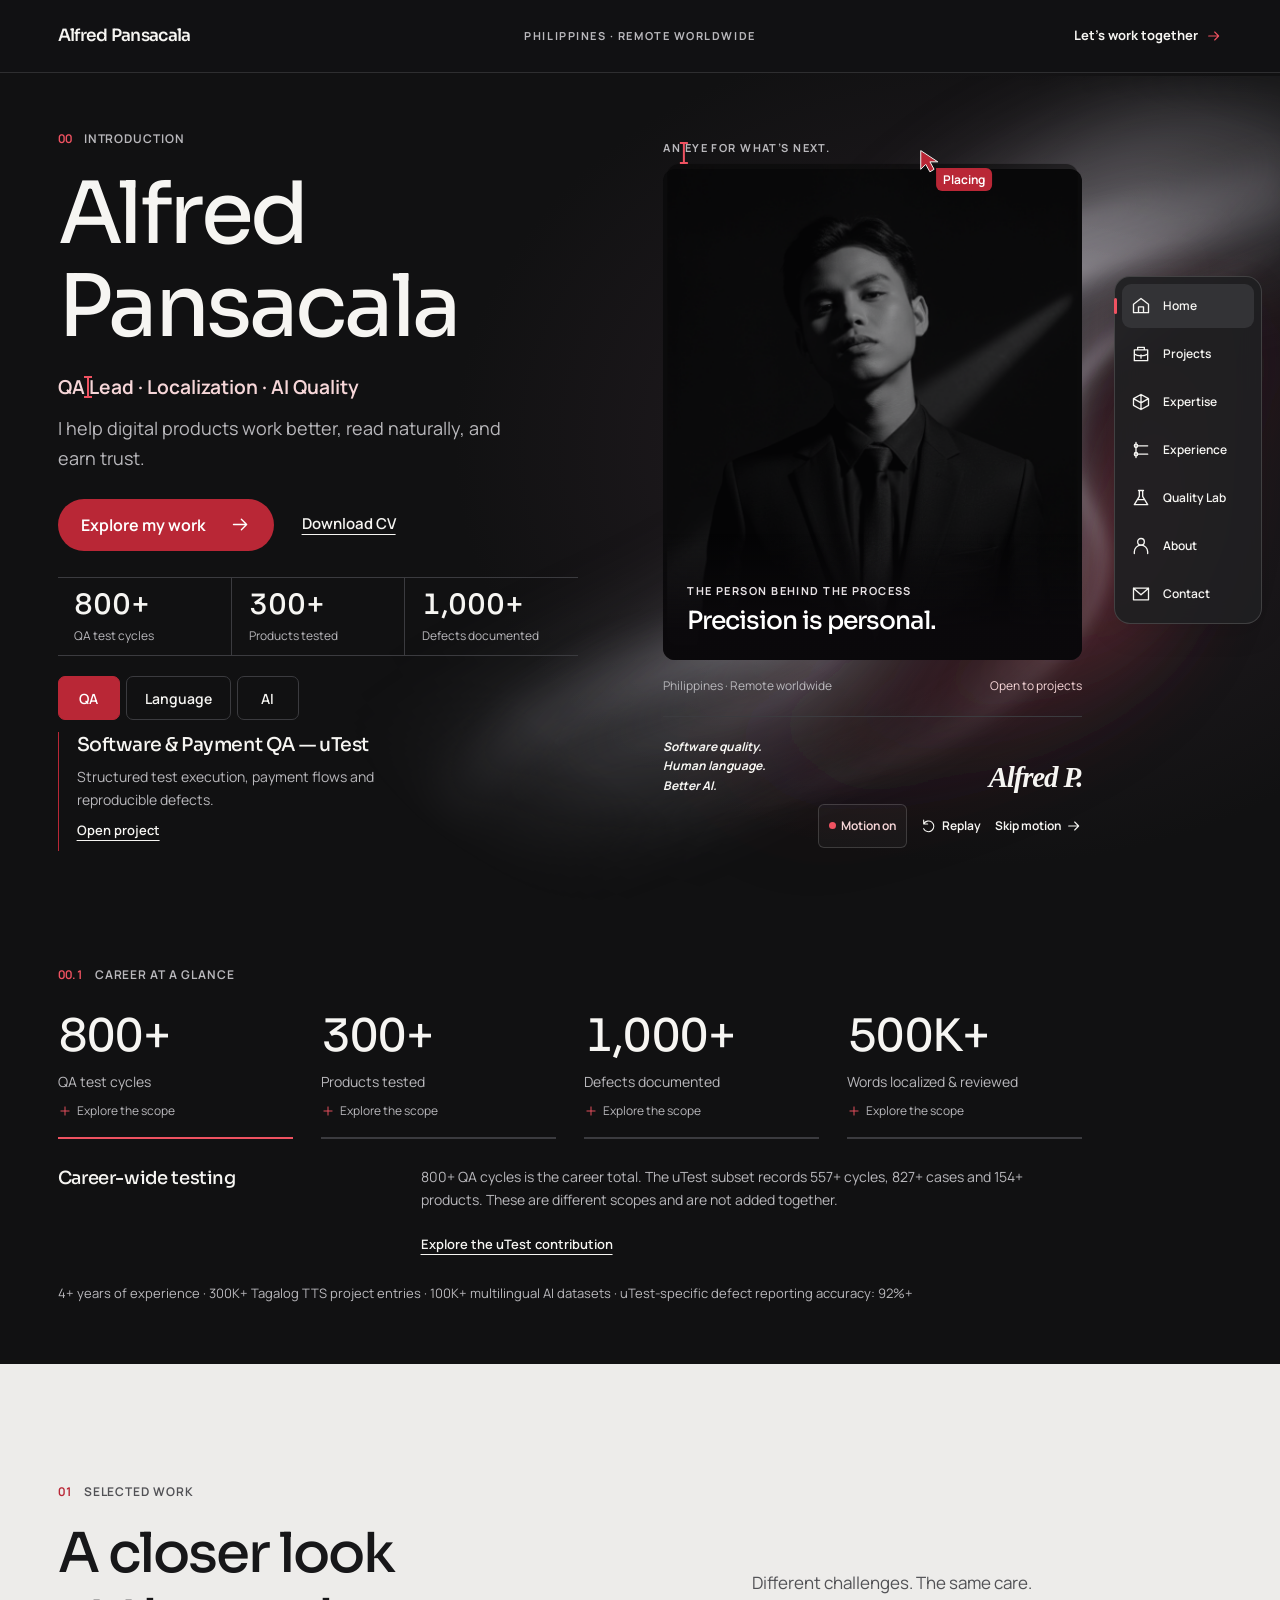
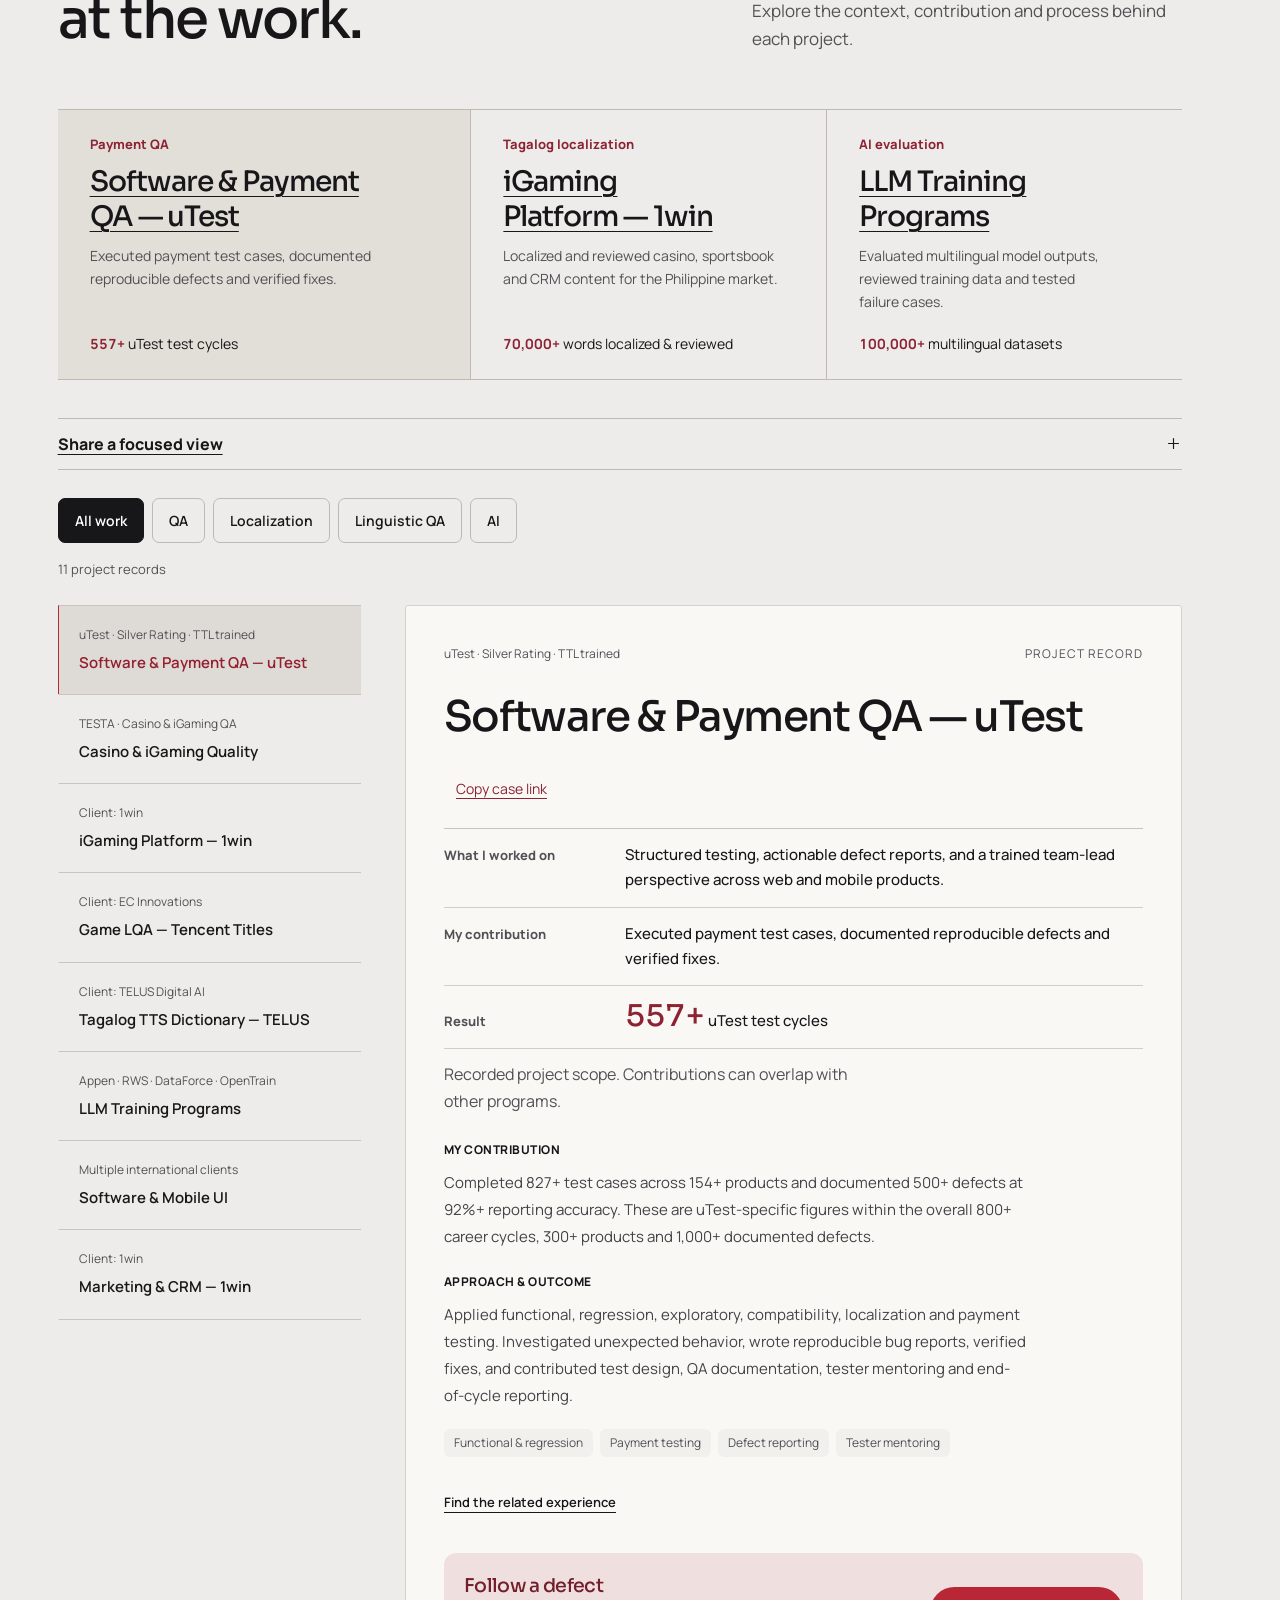
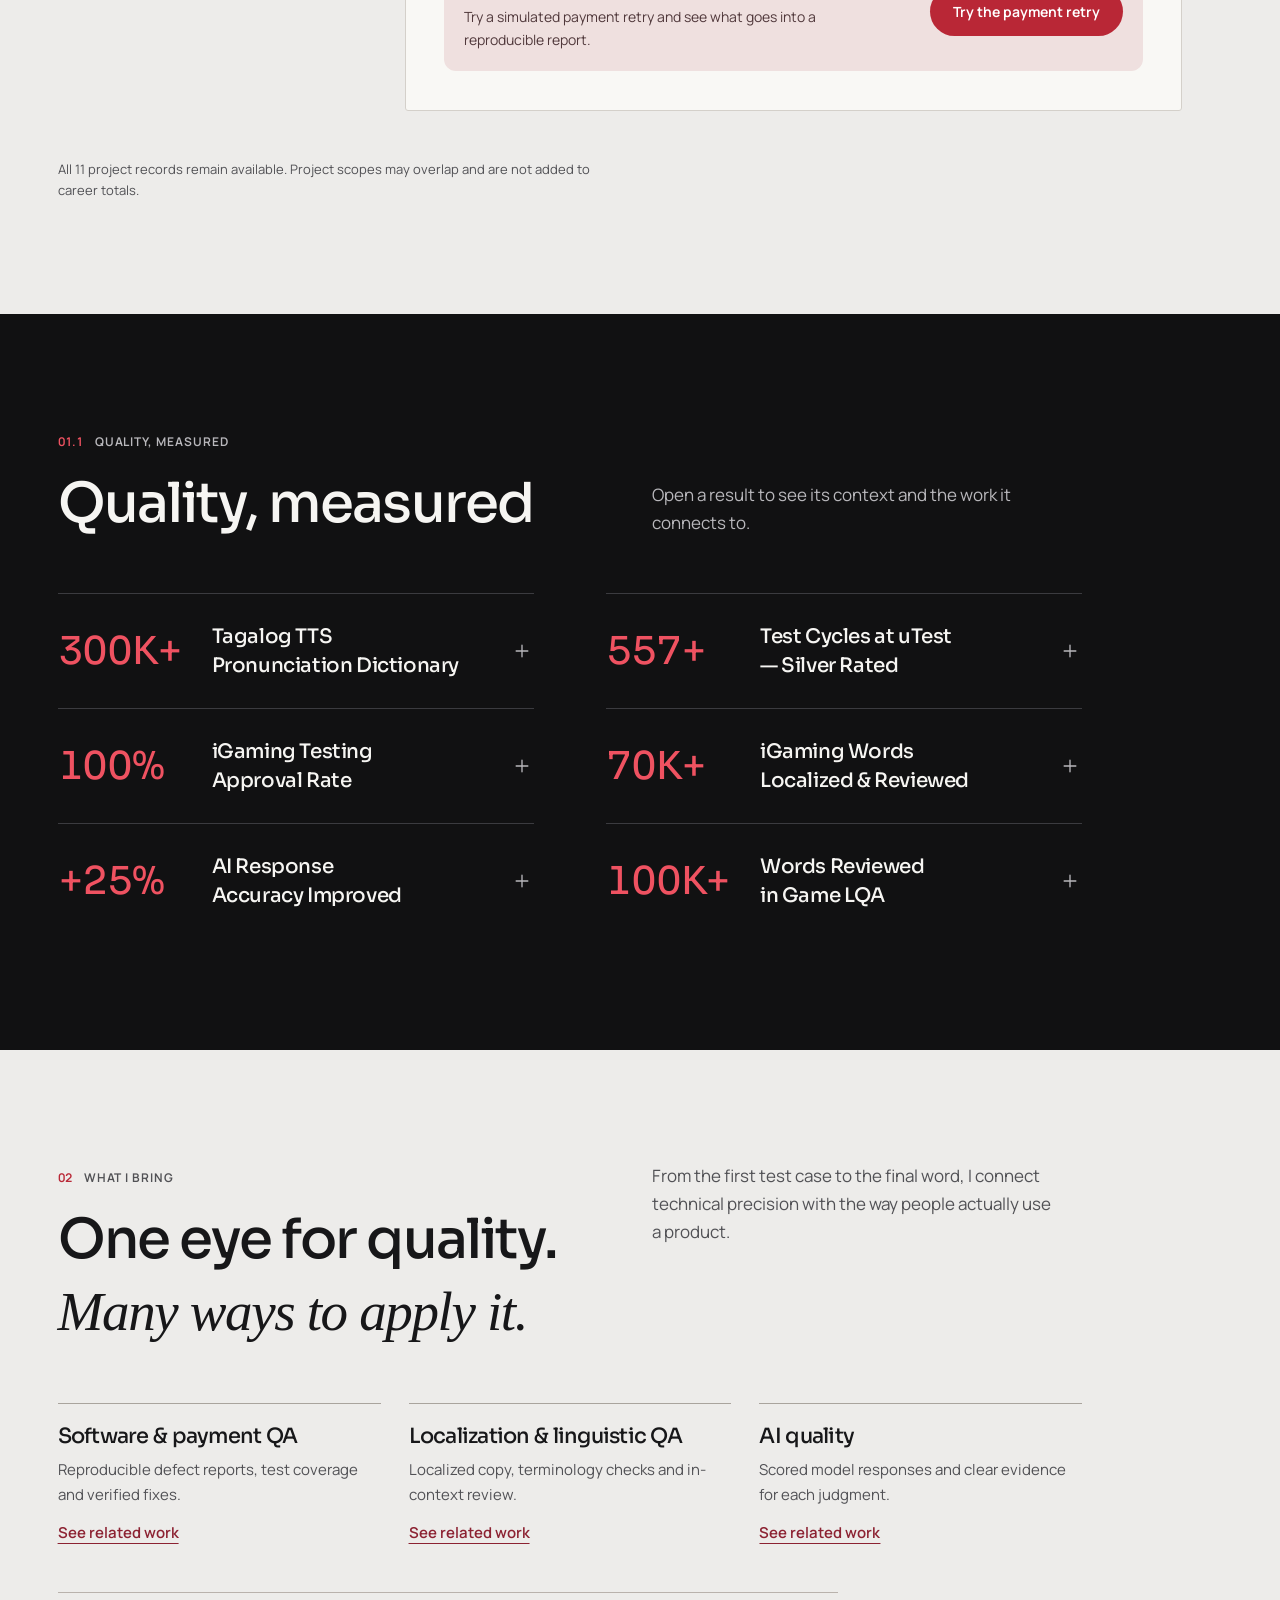
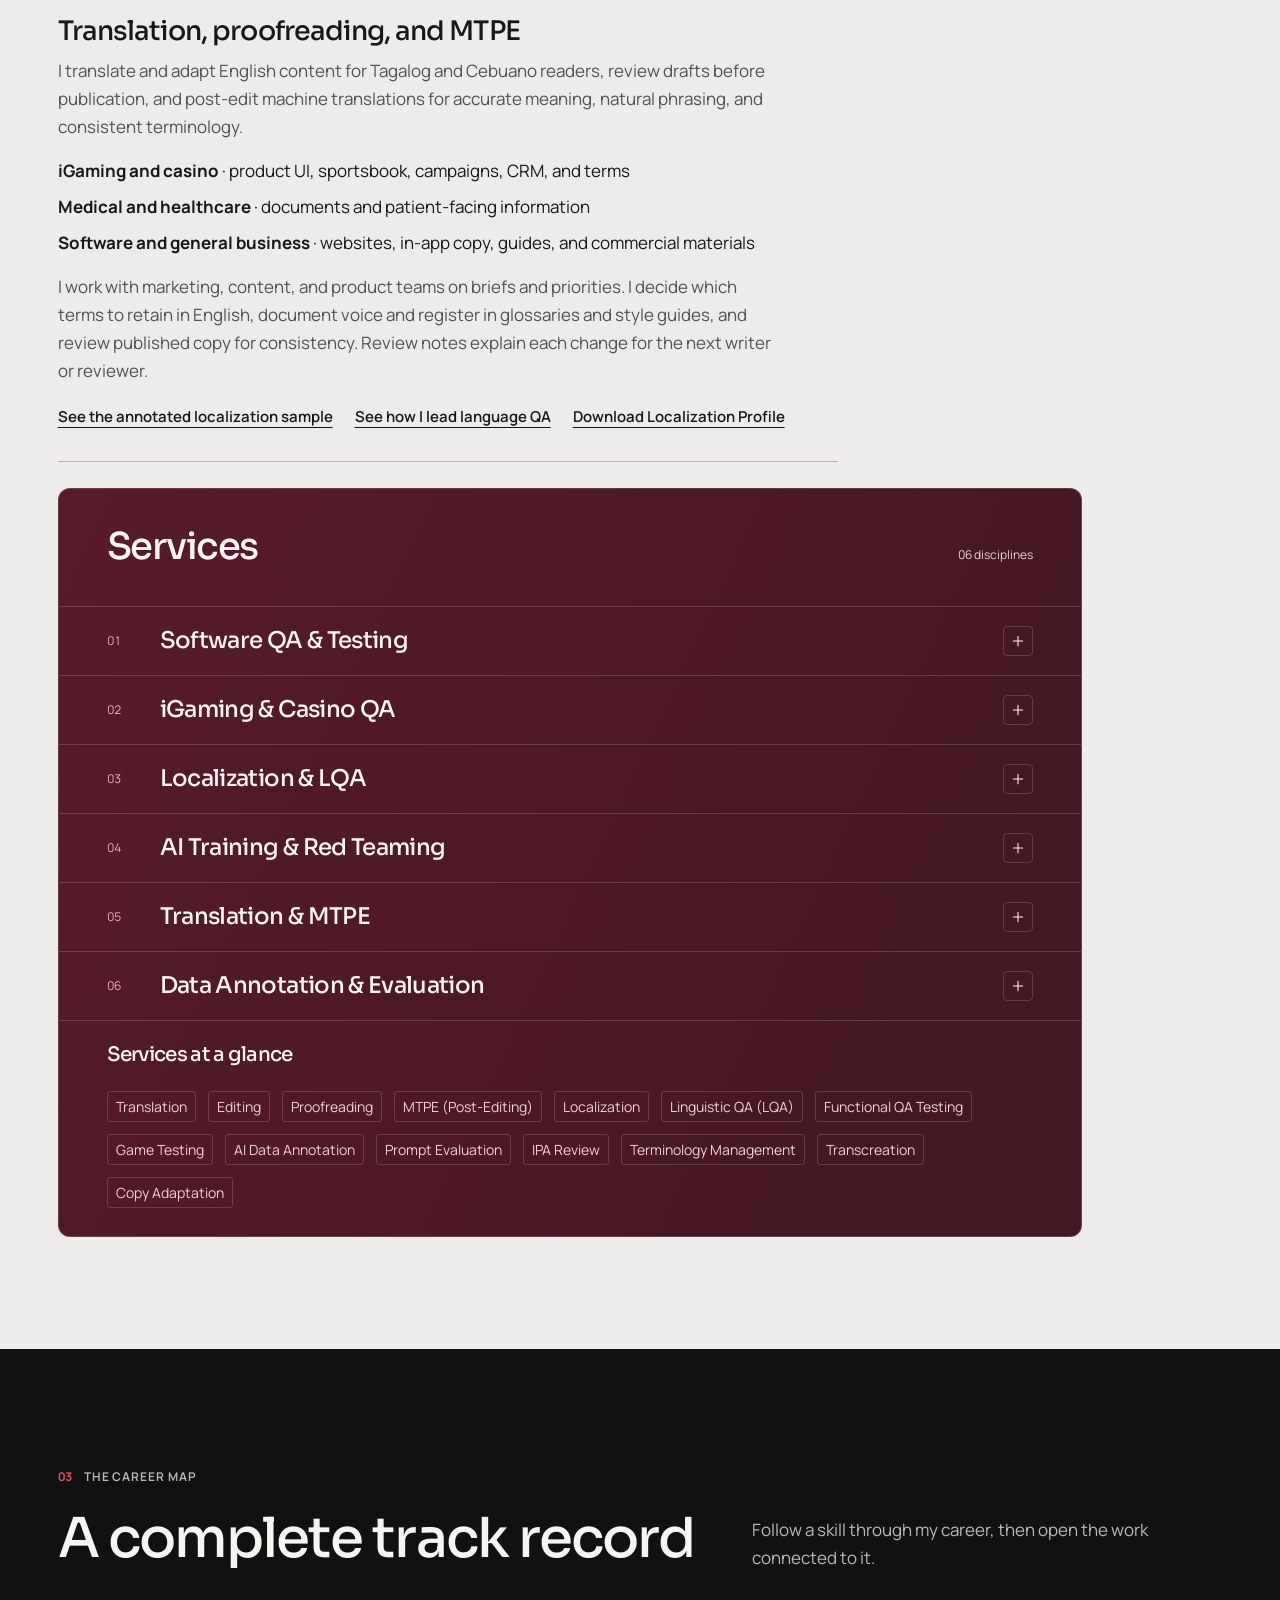
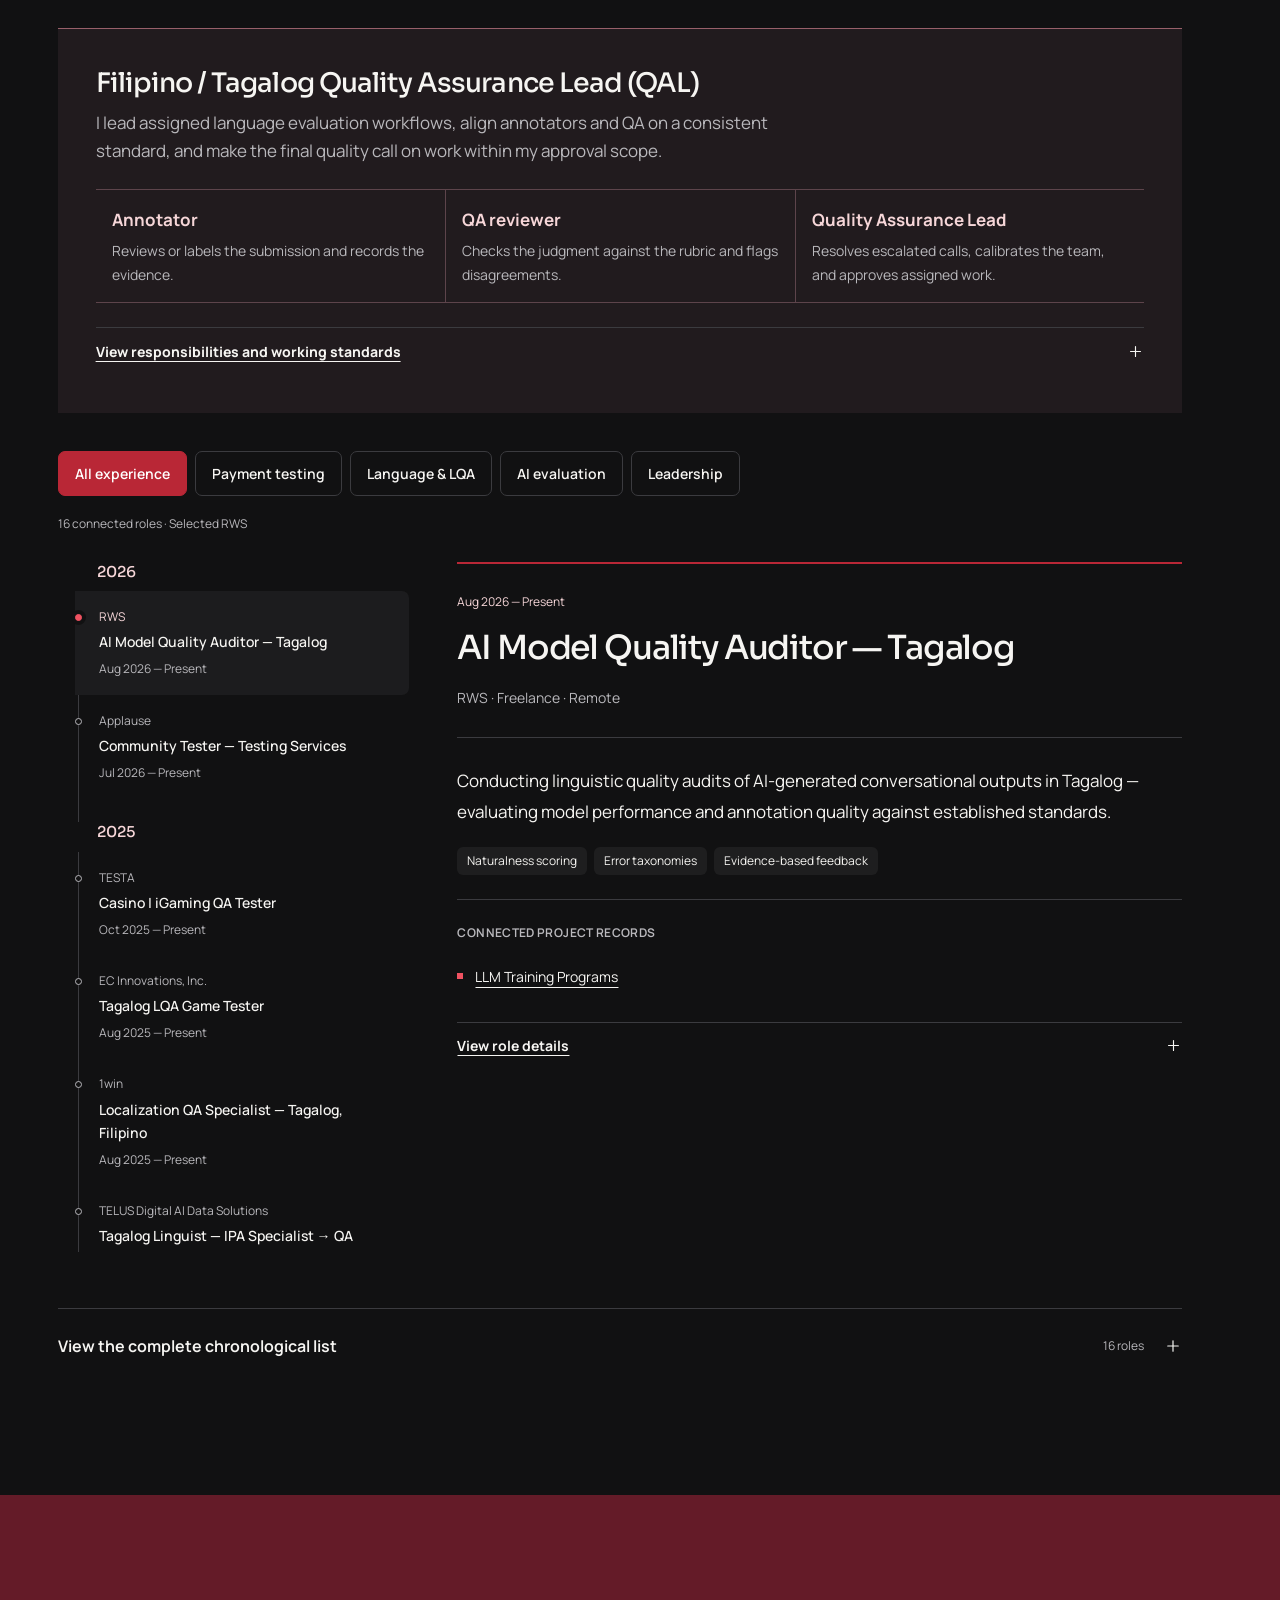
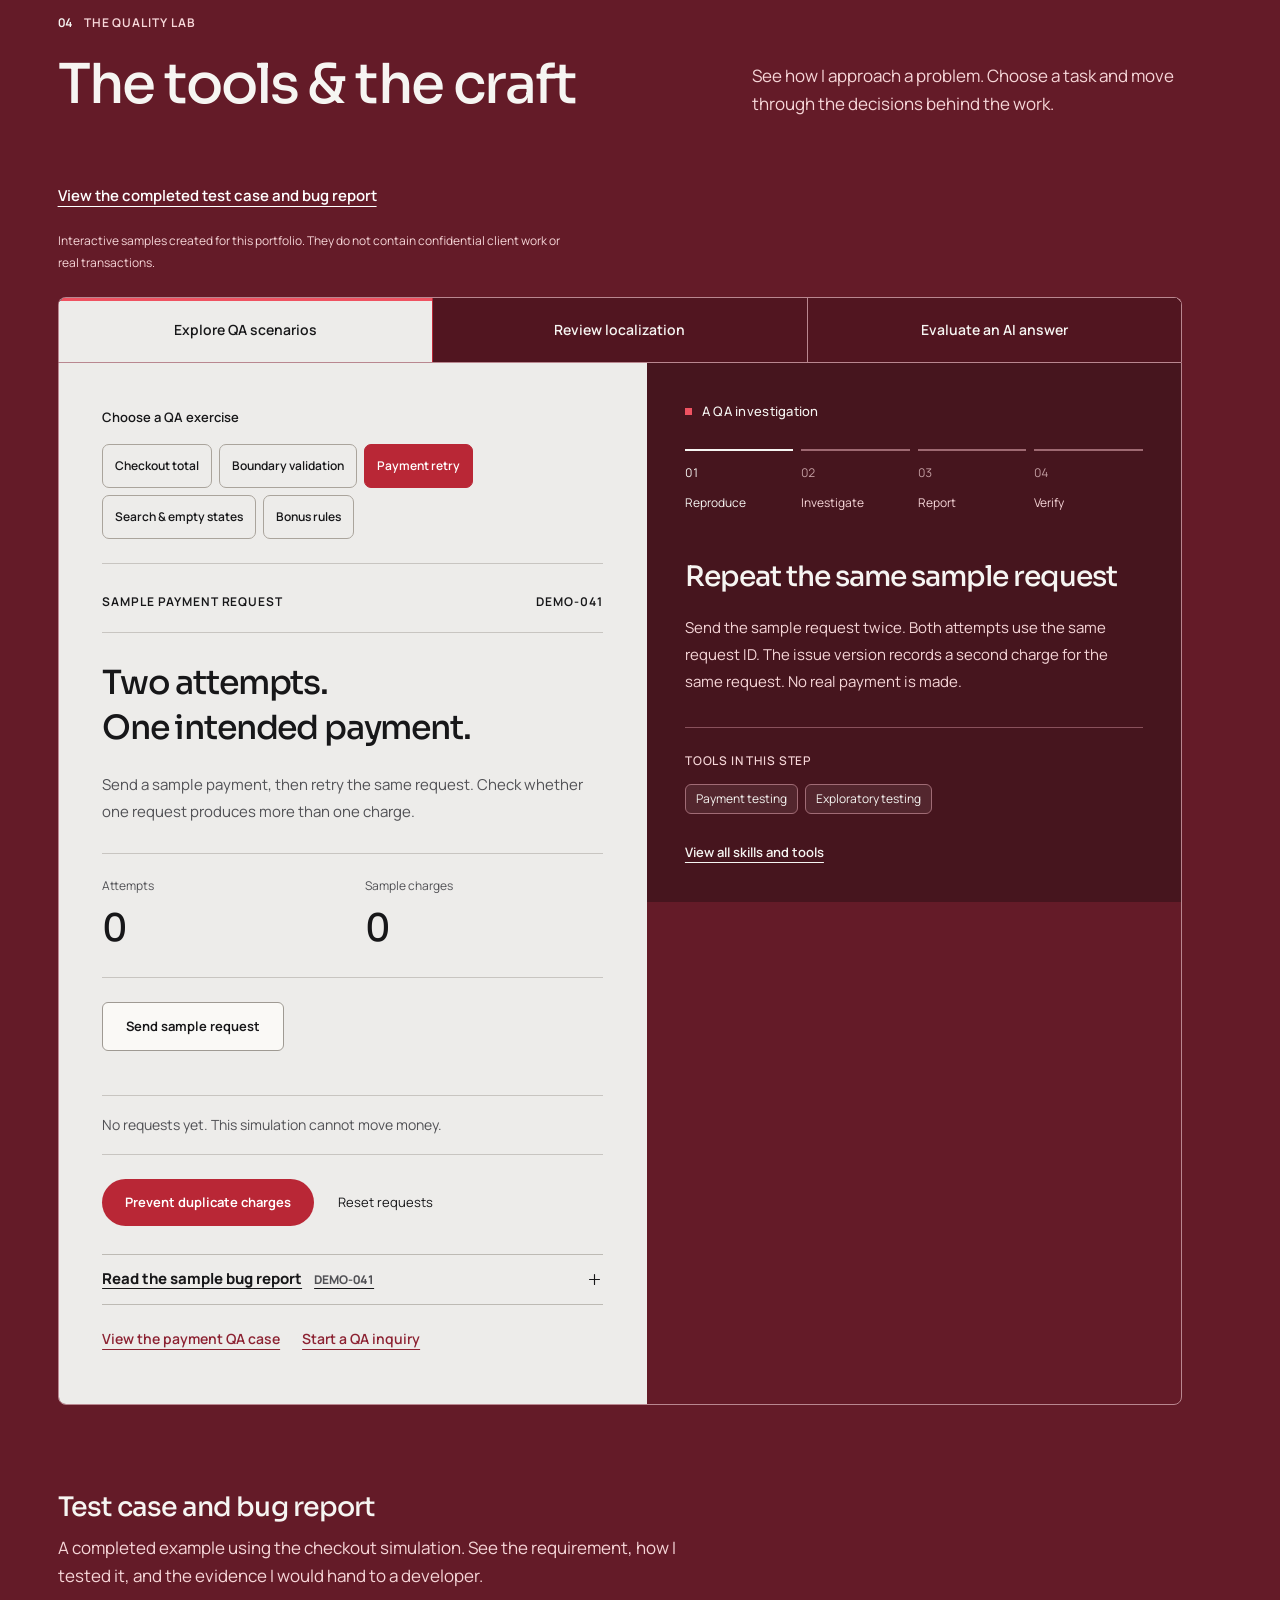
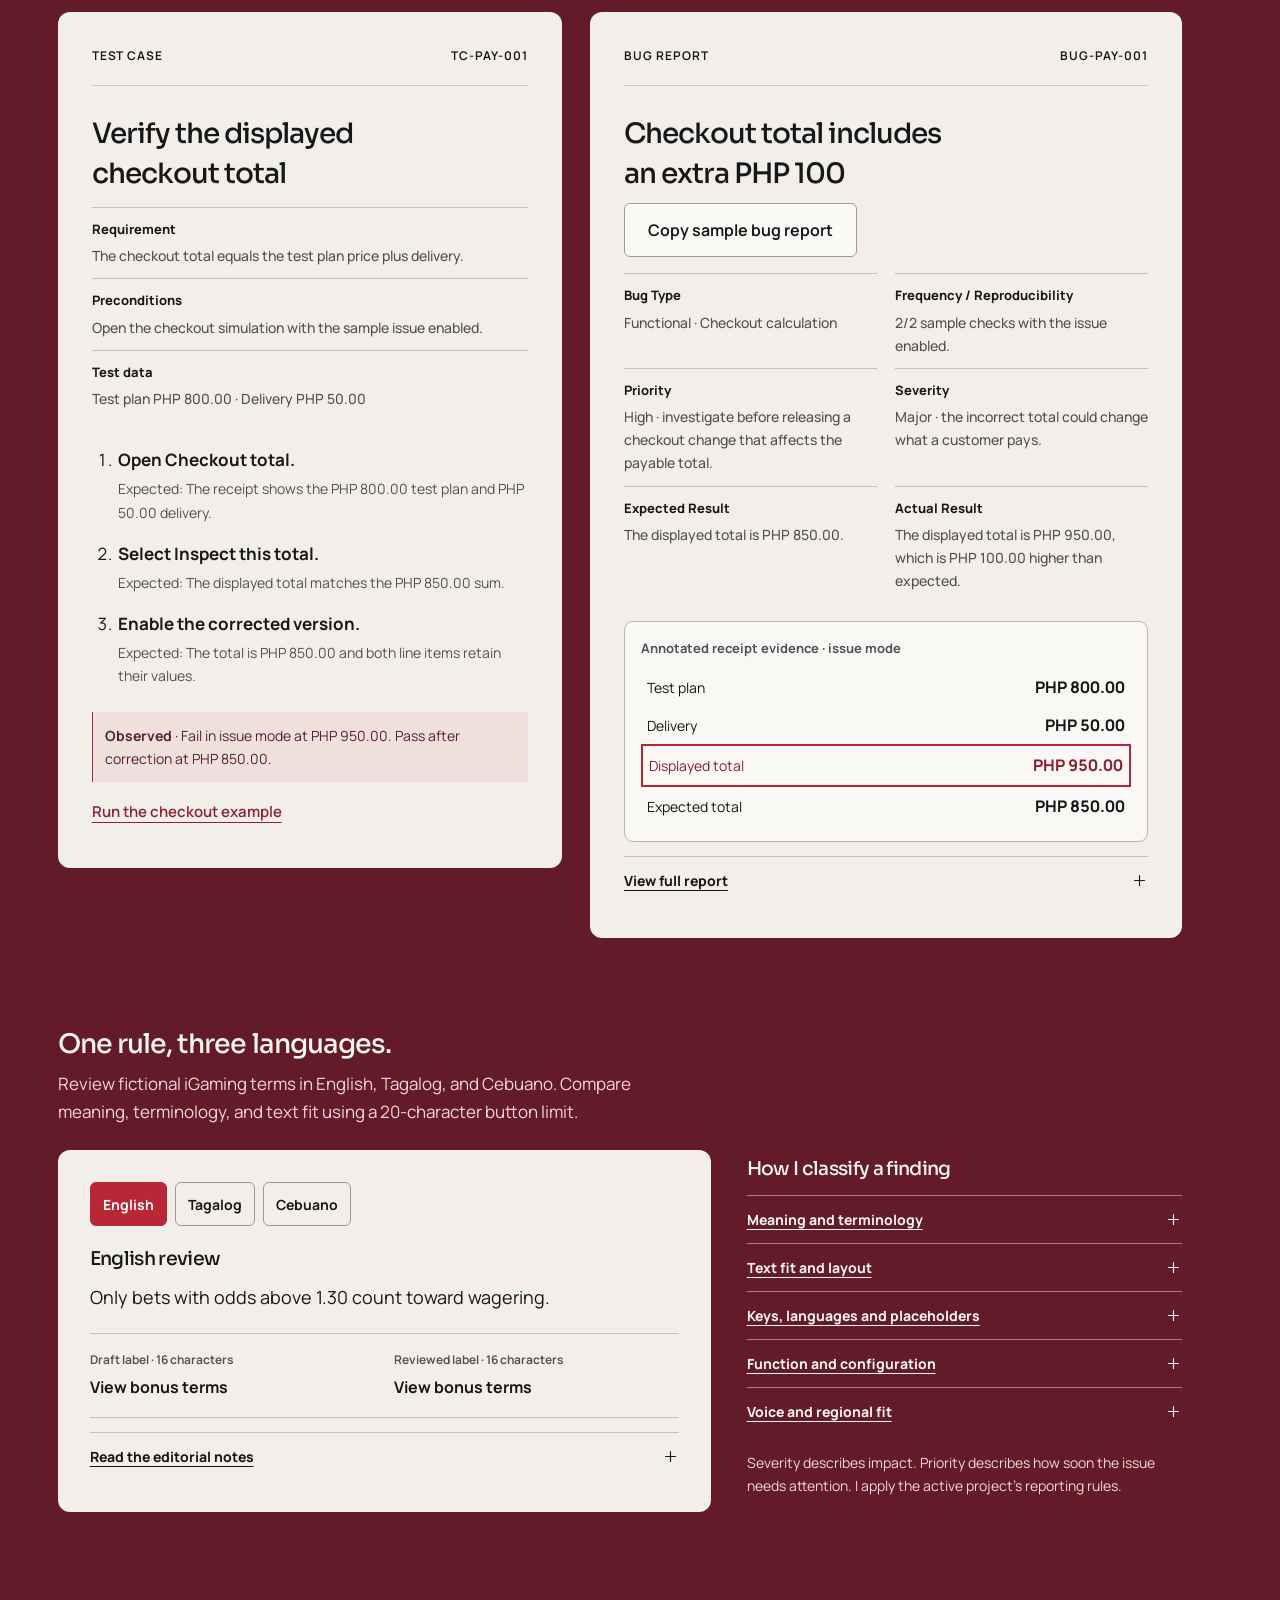
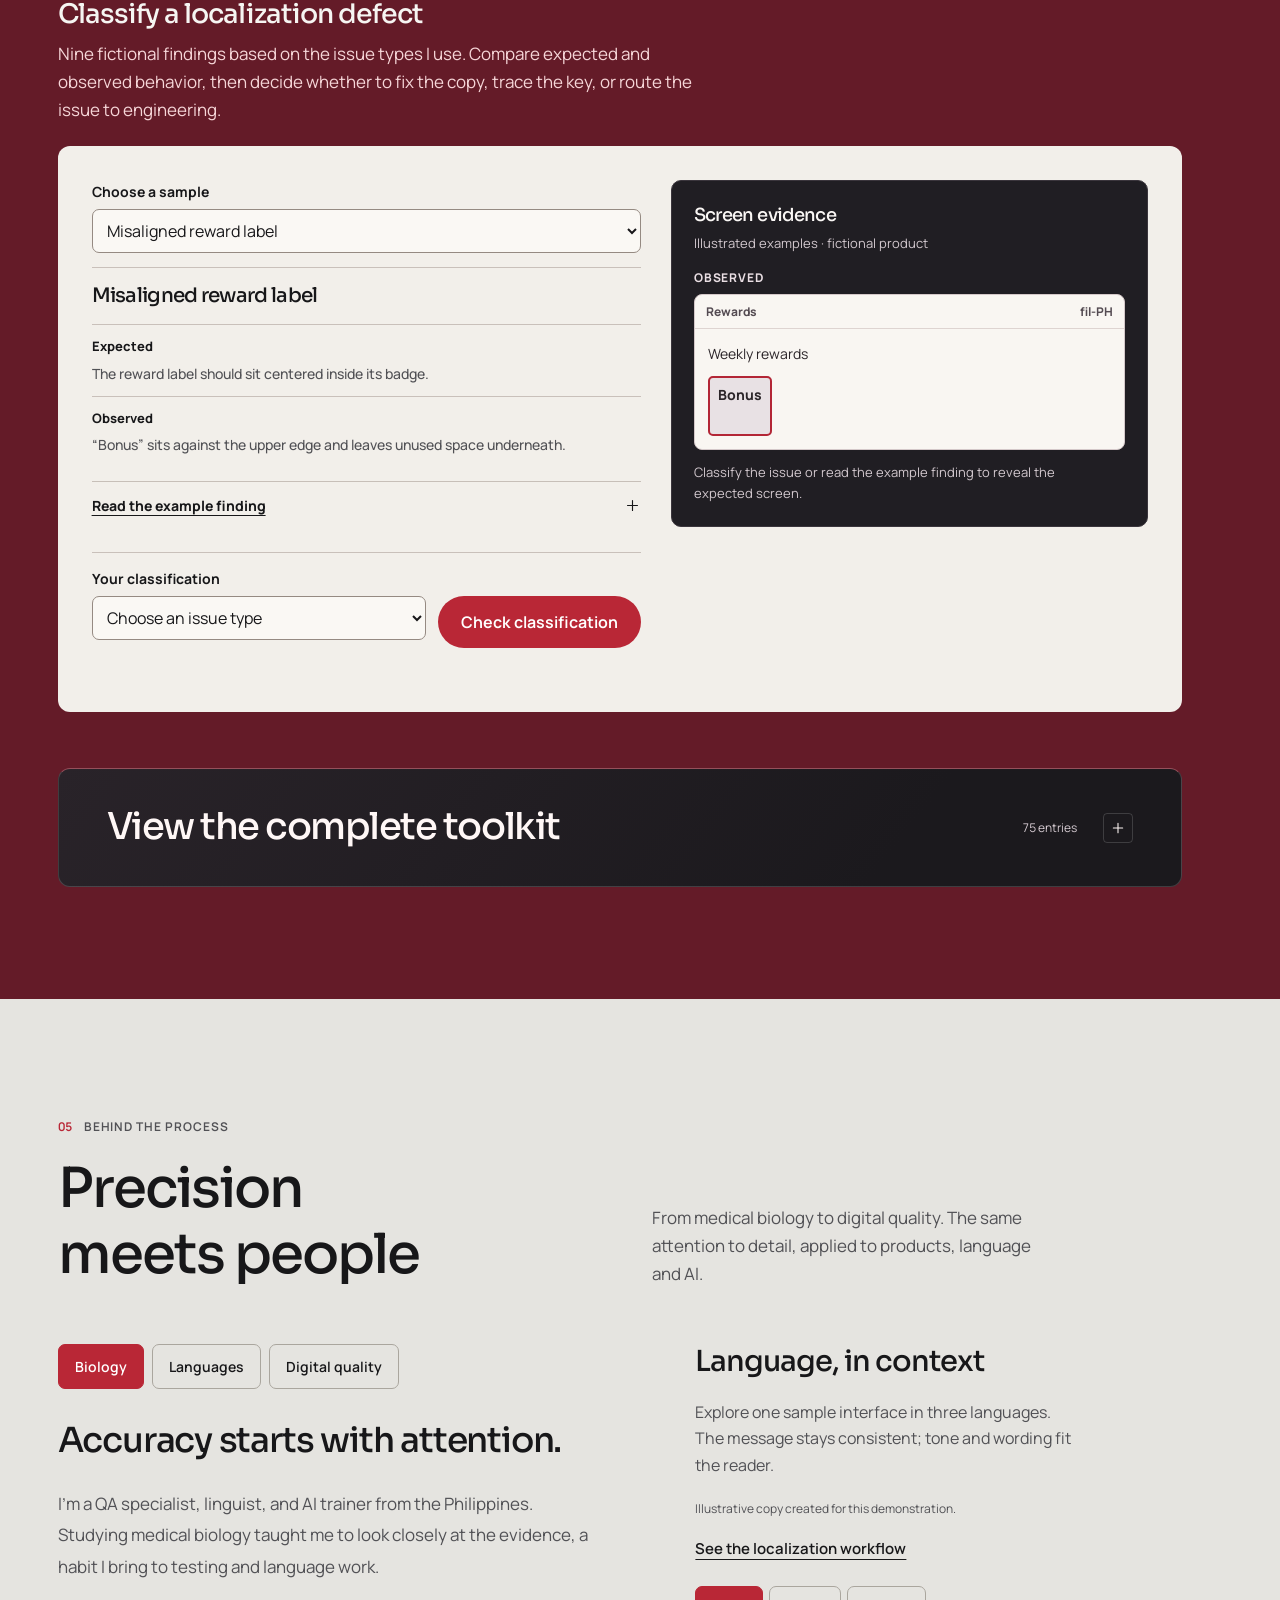
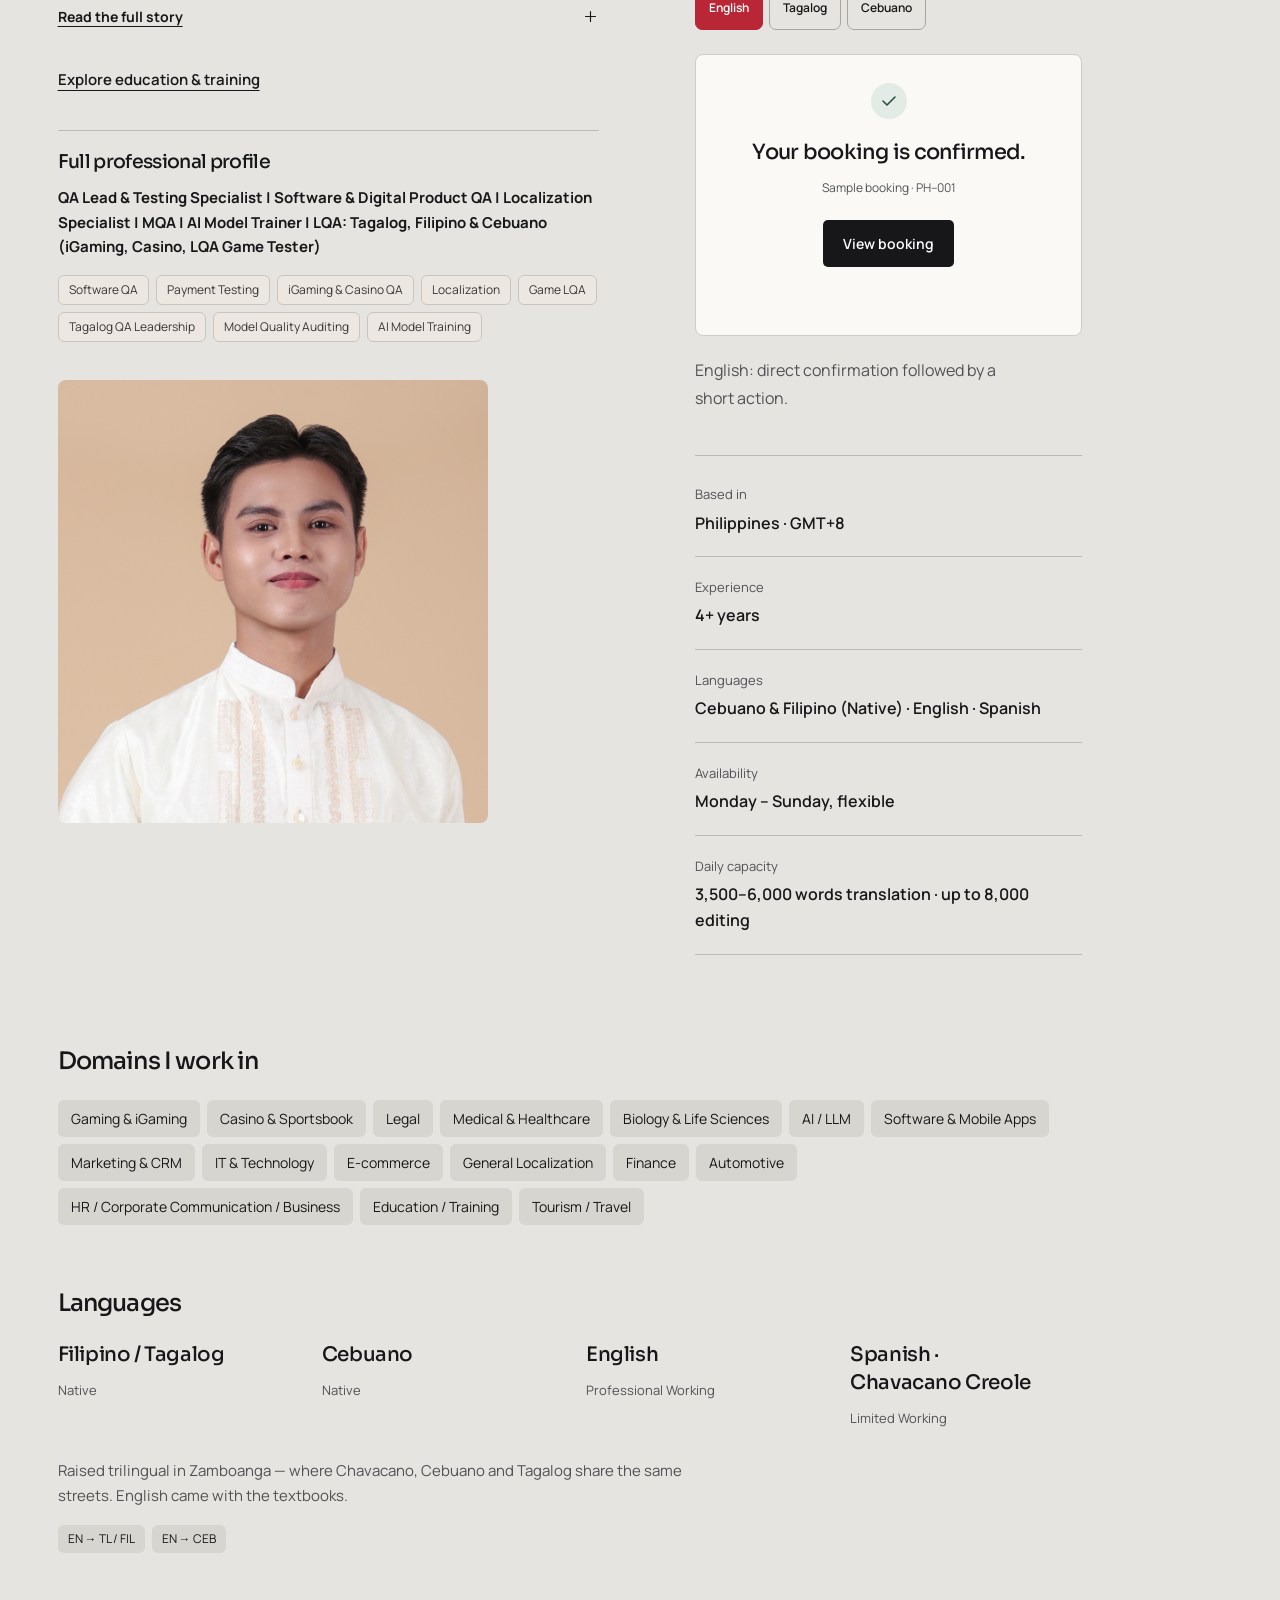
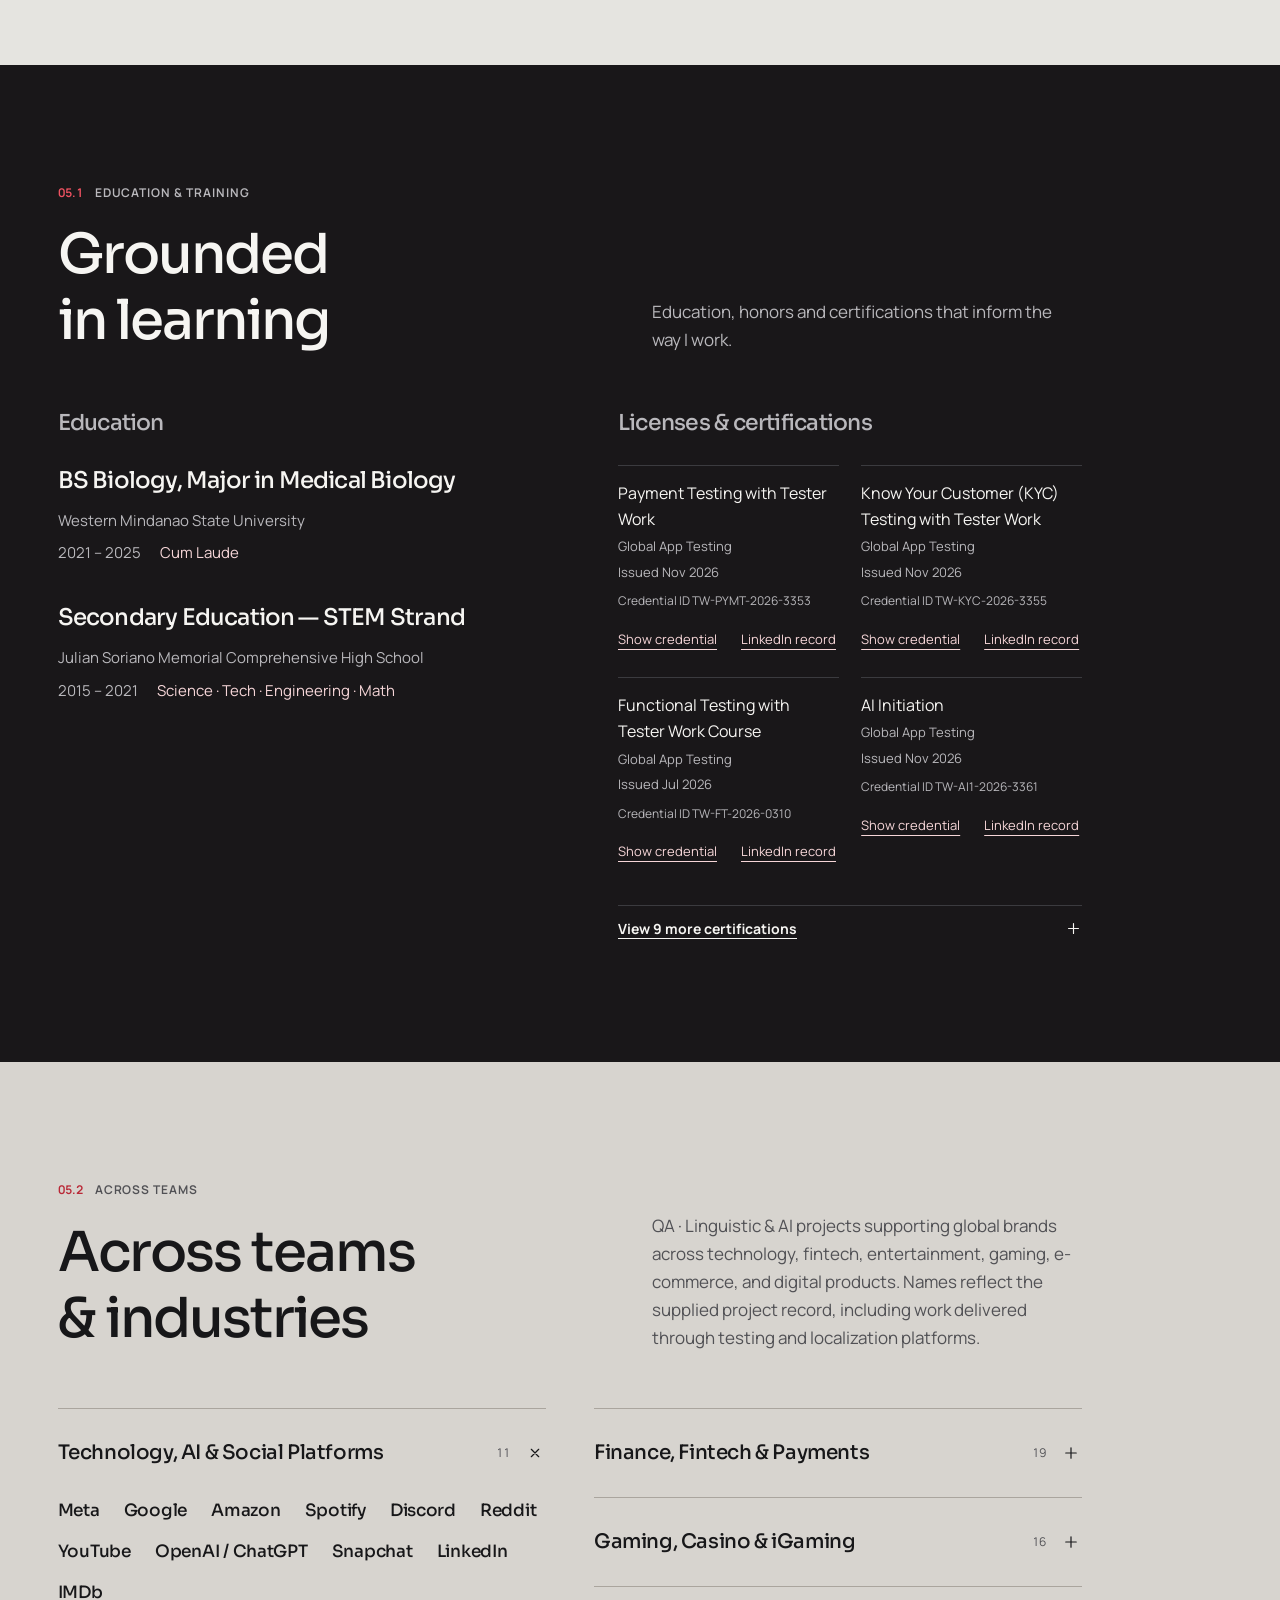
<file: index.html>
<!doctype html>
<html lang="en"><head><meta charset="utf-8"><meta name="viewport" content="width=device-width, initial-scale=1, viewport-fit=cover, interactive-widget=resizes-content"><meta name="theme-color" content="#111112"><meta name="description" content="Alfred Pansacala: QA lead, Filipino linguist and AI trainer. 800+ QA cycles, 300+ products, 1,000+ defects and 500K+ words localized or reviewed. Explore the complete project record."><title>Alfred Pansacala — Portfolio Studio</title><link rel="preload" href="assets/sora-variable.woff2" as="font" type="font/woff2" crossorigin><link rel="preload" href="assets/manrope-variable.woff2" as="font" type="font/woff2" crossorigin><link rel="stylesheet" href="styles.css"><link rel="stylesheet" href="explore.css"><link rel="stylesheet" href="updates.css"><link rel="stylesheet" href="refinements.css"><link rel="stylesheet" href="studio.css"><link rel="stylesheet" href="workshop.css"><link rel="stylesheet" href="shell.css"><script src="app.js" defer></script><script src="explore.js" defer></script><script src="contact-delivery.js" defer></script><script src="contact.js" defer></script><script src="qa-models.js" defer></script><script src="qa-exercises.js" defer></script><script src="workshop.js" defer></script><script src="assembly.js" defer></script></head>
<body>
<svg class="svg-sprite" aria-hidden="true" xmlns="http://www.w3.org/2000/svg"><symbol id="icon-home" viewBox="0 0 24 24"><path d="m3 10 9-7 9 7v10H3Zm6 10v-7h6v7"/></symbol><symbol id="icon-folder" viewBox="0 0 24 24"><path d="M3 6h7l2 3h9v11H3Zm0 0V4h7l2 2h9v3"/></symbol><symbol id="icon-check-square" viewBox="0 0 24 24"><path d="M20 12v8H4V4h12m-8 7 4 4L22 5"/></symbol><symbol id="icon-briefcase" viewBox="0 0 24 24"><path d="M4 7h16v13H4Zm4 0V4h8v3M4 12c4 3 12 3 16 0m-8 1v4"/></symbol><symbol id="icon-sliders" viewBox="0 0 24 24"><path d="M5 3v6m0 4v8M12 3v11m0 4v3M19 3v3m0 4v11M2 9h6m1 9h6m1-12h6"/></symbol><symbol id="icon-person" viewBox="0 0 24 24"><circle cx="12" cy="7" r="4"/><path d="M4 21v-2a8 8 0 0 1 16 0v2"/></symbol><symbol id="icon-mail" viewBox="0 0 24 24"><path d="M3 5h18v14H3Zm0 0 9 8 9-8"/></symbol><symbol id="icon-arrow-right" viewBox="0 0 24 24"><path d="M4 12h15m-6-6 6 6-6 6"/></symbol><symbol id="icon-plus" viewBox="0 0 24 24"><path d="M12 5v14M5 12h14"/></symbol><symbol id="icon-replay" viewBox="0 0 24 24"><path d="M4 9a8 8 0 1 1 0 7M4 3v6h6"/></symbol><symbol id="icon-menu" viewBox="0 0 24 24"><path d="M5 7h14M5 12h14M5 17h14"/></symbol><symbol id="icon-close" viewBox="0 0 24 24"><path d="m6 6 12 12M18 6 6 18"/></symbol><symbol id="icon-cursor" viewBox="0 0 24 28"><path d="M2 2v22l6-6 5 9 5-3-5-9h9Z"/></symbol><symbol id="icon-cube" viewBox="0 0 24 24"><path d="m12 3 9 5v8l-9 5-9-5V8Zm0 0v18M3 8l9 5 9-5"/></symbol><symbol id="icon-timeline" viewBox="0 0 24 24"><path d="M6 3v18M8 7h12M8 17h12"/><circle cx="6" cy="7" r="2"/><circle cx="6" cy="17" r="2"/></symbol><symbol id="icon-flask" viewBox="0 0 24 24"><path d="M9 3h6M10 3v7L4 20h16l-6-10V3M8 14h8"/></symbol></svg>
<a class="skip-link" href="#projects">Skip to projects</a>
<header class="shell-header"><div class="site-header wrap"><a href="#home" class="brand text-signature" aria-label="Alfred Pansacala, home"><span>Alfred Pansacala</span></a>
 <p class="header-location">Philippines · Remote worldwide</p>
 <a class="header-contact" href="#contact">Let’s work together <svg aria-hidden="true" class="icon"><use href="#icon-arrow-right"/></svg></a></div></header>
<main>
<section id="home" class="hero wrap">
 <div class="hero-atmosphere" aria-hidden="true"><div class="hero-haze"></div></div>
 <div class="hero-copy"><p class="section-index"><span class="section-number">00</span> <span class="section-label">INTRODUCTION</span></p><h1 aria-label="Alfred Pansacala"><span class="name-line" data-type-line="Alfred">Alfred</span><span class="name-line" data-type-line="Pansacala">Pansacala</span></h1>
 <p class="hero-position">QA Lead · Localization · AI Quality</p><p class="hero-description" id="hero-description">I help digital products work better, read naturally, and earn trust.</p>
 <div class="hero-actions"><a href="#projects" class="button primary">Explore my work <svg aria-hidden="true" class="icon"><use href="#icon-arrow-right"/></svg></a><a class="plain-link" href="assets/alfred-pansacala-resume.pdf" download>Download CV</a></div><ul class="hero-proof" aria-label="Career-wide QA figures"><li><a href="#career-figures" data-hero-metric="0"><strong>800+</strong><span>QA test cycles</span></a></li><li><a href="#career-figures" data-hero-metric="1"><strong>300+</strong><span>Products tested</span></a></li><li><a href="#career-figures" data-hero-metric="2"><strong>1,000+</strong><span>Defects documented</span></a></li></ul><div class="hero-lenses"><div class="choice-row" role="group" aria-label="Explore a discipline"><button type="button" data-lens="qa" aria-pressed="true">QA</button><button type="button" data-lens="language" aria-pressed="false">Language</button><button type="button" data-lens="ai" aria-pressed="false">AI</button></div><div class="hero-focus" id="hero-focus"><p class="lens-title">Software &amp; Payment QA — uTest</p><p class="lens-description">Structured test execution, payment flows and reproducible defects.</p><a href="#projects" class="plain-link" data-open-project="software-payment-qa-utest">Open project</a></div></div>
 </div>
 <figure class="portrait-composition" id="portrait">
  <p class="portrait-eyebrow">An eye for what’s next.</p>
  <div class="portrait-frame"><span class="portrait-fallback" aria-hidden="true">Alfred<br>Pansacala</span><img src="assets/alfred-bw.png" width="896" height="1049" fetchpriority="high" alt="Black-and-white portrait of Alfred Pansacala in a dark suit">
   <div class="portrait-note"><p>The person behind the process</p><p>Precision is personal.</p></div></div>
  <figcaption><div class="portrait-meta"><span>Philippines · Remote worldwide</span><span>Open to projects</span></div>
  <div class="portrait-signature-row"><p><strong><em>Software quality. Human language.<br>Better AI.</em></strong></p><em class="portrait-signature">Alfred P.</em></div>
  <div class="intro-toolbar" id="intro-toolbar" role="group" aria-label="Introduction motion controls" data-ui hidden>
   <button type="button" class="motion-button" id="motion-toggle" aria-pressed="false"><span class="motion-indicator" aria-hidden="true"></span><span>Motion on</span></button>
   <button type="button" class="text-button replay" id="replay" aria-label="Replay intro"><svg class="icon" aria-hidden="true"><use href="#icon-replay"/></svg>Replay</button>
   <button type="button" class="text-button" id="skip-intro">Skip motion <svg class="icon" aria-hidden="true"><use href="#icon-arrow-right"/></svg></button>
  </div></figcaption>
 </figure>

</section>
<section class="career wrap" aria-label="Career at a glance"><p class="section-index"><span class="section-number">00.1</span> <span class="section-label">CAREER AT A GLANCE</span></p><div class="career-stats" id="career-figures"><div><button type="button" class="metric-button" data-metric="0" aria-pressed="true"><strong>800+</strong><span>QA test cycles</span><small><svg class="icon metric-plus" aria-hidden="true"><use href="#icon-plus"/></svg>Explore the scope</small></button></div><div><button type="button" class="metric-button" data-metric="1" aria-pressed="false"><strong>300+</strong><span>Products tested</span><small><svg class="icon metric-plus" aria-hidden="true"><use href="#icon-plus"/></svg>Explore the scope</small></button></div><div><button type="button" class="metric-button" data-metric="2" aria-pressed="false"><strong>1,000+</strong><span>Defects documented</span><small><svg class="icon metric-plus" aria-hidden="true"><use href="#icon-plus"/></svg>Explore the scope</small></button></div><div><button type="button" class="metric-button" data-metric="3" aria-pressed="false"><strong>500K+</strong><span>Words localized &amp; reviewed</span><small><svg class="icon metric-plus" aria-hidden="true"><use href="#icon-plus"/></svg>Explore the scope</small></button></div></div><div class="metric-context" id="metric-context" aria-live="polite"><h2>Career-wide testing</h2><p>800+ QA cycles is the career total. The uTest subset records 557+ cycles, 827+ cases and 154+ products. These are different scopes and are not added together.</p><a class="plain-link" data-open-project="software-payment-qa-utest" href="#projects">Explore the uTest contribution</a></div><p>4+ years of experience · 300K+ Tagalog TTS project entries · 100K+ multilingual AI datasets · uTest-specific defect reporting accuracy: 92%+</p></section>
<section id="projects" class="work section paper"><div class="wrap"><div class="section-heading"><div class="chapter-heading"><p class="section-index"><span class="section-number">01</span> <span class="section-label">SELECTED WORK</span></p><h2>A closer look at the work.</h2></div><p>Different challenges. The same care.<br>Explore the context, contribution and process behind each project.</p></div><div class="featured-work" aria-label="Featured projects"><ol><li>
          <span class="featured-discipline">Payment QA</span>
          <h3><a class="featured-link" href="#project-software-payment-qa-utest" data-open-project="software-payment-qa-utest">Software &amp; Payment QA — uTest</a></h3>
          <p>Executed payment test cases, documented reproducible defects and verified fixes.</p>
          <p class="featured-measure"><strong>557+</strong> uTest test cycles</p>
        </li><li>
          <span class="featured-discipline">Tagalog localization</span>
          <h3><a class="featured-link" href="#project-igaming-platform-1win" data-open-project="igaming-platform-1win">iGaming Platform — 1win</a></h3>
          <p>Localized and reviewed casino, sportsbook and CRM content for the Philippine market.</p>
          <p class="featured-measure"><strong>70,000+</strong> words localized &amp; reviewed</p>
        </li><li>
          <span class="featured-discipline">AI evaluation</span>
          <h3><a class="featured-link" href="#project-llm-training-programs" data-open-project="llm-training-programs">LLM Training Programs</a></h3>
          <p>Evaluated multilingual model outputs, reviewed training data and tested failure cases.</p>
          <p class="featured-measure"><strong>100,000+</strong> multilingual datasets</p>
        </li></ol></div><details class="highlight-links workshop-disclosure" id="focused-work">
      <summary>Share a focused view<svg class="icon studio-disclosure" aria-hidden="true"><use href="#icon-plus"/></svg></summary>
      <div class="focus-content"><article class="focused-view" id="focus-payment-qa">
          <h4>Payment QA</h4><p>Payment flows, functional coverage, clear defect evidence, and verification.</p><ul><li><a class="plain-link" href="#project-software-payment-qa-utest" data-open-project="software-payment-qa-utest">Software &amp; Payment QA — uTest</a></li><li><a class="plain-link" href="#project-casino-igaming-qa-testa" data-open-project="casino-igaming-qa-testa">Casino &amp; iGaming Quality</a></li></ul>
          <p class="focus-credential"><strong>Related training</strong> · Payment Testing with Tester Work</p>
          <div class="focus-actions"><a class="plain-link" href="#qa-retry">Try the payment retry exercise</a>
          <a class="plain-link focus-permalink" href="#focus-payment-qa">Link to this view</a></div>
        </article><article class="focused-view" id="focus-igaming-localization">
          <h4>iGaming Localization</h4><p>Tagalog localization, linguistic QA, and editorial review for gaming products.</p><ul><li><a class="plain-link" href="#project-igaming-platform-1win" data-open-project="igaming-platform-1win">iGaming Platform — 1win</a></li><li><a class="plain-link" href="#project-game-lqa-tencent-titles" data-open-project="game-lqa-tencent-titles">Game LQA — Tencent Titles</a></li></ul>
          <p class="focus-credential"><strong>Related training</strong> · Functional Testing with Tester Work Course</p>
          <div class="focus-actions"><a class="plain-link" href="#lqa-sample">Review the annotated language sample</a>
          <a class="plain-link focus-permalink" href="#focus-igaming-localization">Link to this view</a></div>
        </article><article class="focused-view" id="focus-ai-quality">
          <h4>AI Quality</h4><p>Filipino and Tagalog evaluation, calibration, contributor guidance, and evidence-based review.</p><ul><li><a class="plain-link" href="#project-llm-training-programs" data-open-project="llm-training-programs">LLM Training Programs</a></li><li><a class="plain-link" href="#project-tagalog-tts-dictionary-telus" data-open-project="tagalog-tts-dictionary-telus">Tagalog TTS Dictionary — TELUS</a></li></ul>
          <p class="focus-credential"><strong>Related training</strong> · AI Initiation</p>
          <div class="focus-actions"><a class="plain-link" href="#qal-role">Read the QAL responsibilities</a>
          <a class="plain-link focus-permalink" href="#focus-ai-quality">Link to this view</a></div>
        </article>
      <a class="plain-link" href="assets/alfred-pansacala-resume.pdf" download>Download CV</a></div>
    </details><div class="choice-row case-filters" data-ui role="group" aria-label="Filter project records"><button type="button" data-case-filter="all" aria-pressed="true">All work</button><button type="button" data-case-filter="qa" aria-pressed="false">QA</button><button type="button" data-case-filter="localization" aria-pressed="false">Localization</button><button type="button" data-case-filter="lqa" aria-pressed="false">Linguistic QA</button><button type="button" data-case-filter="ai" aria-pressed="false">AI</button></div><p id="project-count" class="result-count" aria-live="polite">11 project records</p><div class="project-explorer"><aside class="case-index" aria-label="Project index" data-ui><button class="case-index-item" type="button" data-case="software-payment-qa-utest" data-case-group="qa" aria-pressed="true" aria-controls="project-software-payment-qa-utest"><span>uTest · Silver Rating · TTL trained</span><strong>Software &amp; Payment QA — uTest</strong></button><button class="case-index-item" type="button" data-case="casino-igaming-qa-testa" data-case-group="qa" aria-pressed="false" aria-controls="project-casino-igaming-qa-testa"><span>TESTA · Casino &amp; iGaming QA</span><strong>Casino &amp; iGaming Quality</strong></button><button class="case-index-item" type="button" data-case="igaming-platform-1win" data-case-group="localization" aria-pressed="false" aria-controls="project-igaming-platform-1win"><span>Client: 1win</span><strong>iGaming Platform — 1win</strong></button><button class="case-index-item" type="button" data-case="game-lqa-tencent-titles" data-case-group="lqa" aria-pressed="false" aria-controls="project-game-lqa-tencent-titles"><span>Client: EC Innovations</span><strong>Game LQA — Tencent Titles</strong></button><button class="case-index-item" type="button" data-case="tagalog-tts-dictionary-telus" data-case-group="lqa" aria-pressed="false" aria-controls="project-tagalog-tts-dictionary-telus"><span>Client: TELUS Digital AI</span><strong>Tagalog TTS Dictionary — TELUS</strong></button><button class="case-index-item" type="button" data-case="llm-training-programs" data-case-group="ai" aria-pressed="false" aria-controls="project-llm-training-programs"><span>Appen · RWS · DataForce · OpenTrain</span><strong>LLM Training Programs</strong></button><button class="case-index-item" type="button" data-case="software-mobile-ui" data-case-group="localization" aria-pressed="false" aria-controls="project-software-mobile-ui"><span>Multiple international clients</span><strong>Software &amp; Mobile UI</strong></button><button class="case-index-item" type="button" data-case="marketing-crm-1win" data-case-group="localization" aria-pressed="false" aria-controls="project-marketing-crm-1win"><span>Client: 1win</span><strong>Marketing &amp; CRM — 1win</strong></button><button class="case-index-item" type="button" data-case="medical-healthcare" data-case-group="localization" aria-pressed="false" aria-controls="project-medical-healthcare"><span>Hospital &amp; academic projects</span><strong>Medical &amp; Healthcare</strong></button><button class="case-index-item" type="button" data-case="legal-compliance-1win" data-case-group="localization" aria-pressed="false" aria-controls="project-legal-compliance-1win"><span>Client: 1win</span><strong>Legal &amp; Compliance — 1win</strong></button><button class="case-index-item" type="button" data-case="general-business-content" data-case-group="localization" aria-pressed="false" aria-controls="project-general-business-content"><span>Multiple international clients</span><strong>General Business Content</strong></button></aside><div class="case-sheets"><article class="project case-sheet" data-project data-group="qa" id="project-software-payment-qa-utest"><div class="project-top"><span>uTest · Silver Rating · TTL trained</span><span>Project record</span></div><h3>Software &amp; Payment QA — uTest</h3><div class="case-actions">
          <button class="text-button case-copy" type="button" data-copy-case>Copy case link</button>
          <p class="case-copy-status" role="status"></p>
          <input type="url" class="case-copy-url" aria-label="Shareable case link" readonly hidden>
        </div><dl class="case-overview">
          <div><dt>What I worked on</dt><dd>Structured testing, actionable defect reports, and a trained team-lead perspective across web and mobile products.</dd></div>
          <div><dt>My contribution</dt><dd>Executed payment test cases, documented reproducible defects and verified fixes.</dd></div>
          <div class="case-result"><dt>Result</dt><dd><strong>557+</strong> uTest test cycles</dd></div>
        </dl><p class="case-scope">Recorded project scope. Contributions can overlap with other programs.</p><div class="case-body"><div><h4>My contribution</h4><p>Completed 827+ test cases across 154+ products and documented 500+ defects at 92%+ reporting accuracy. These are uTest-specific figures within the overall 800+ career cycles, 300+ products and 1,000+ documented defects.</p></div><div><h4>Approach &amp; outcome</h4><p>Applied functional, regression, exploratory, compatibility, localization and payment testing. Investigated unexpected behavior, wrote reproducible bug reports, verified fixes, and contributed test design, QA documentation, tester mentoring and end-of-cycle reporting.</p><ul class="tags"><li>Functional &amp; regression</li><li>Payment testing</li><li>Defect reporting</li><li>Tester mentoring</li></ul></div></div><a class="plain-link" href="#experience" data-related-career="software-payment-qa-utest">Find the related experience</a><aside class="defect-invitation">
          <div><h4>Follow a defect</h4><p>Try a simulated payment retry and see what goes into a reproducible report.</p></div>
          <a class="button primary" href="#qa-retry" data-follow-defect>Try the payment retry</a>
        </aside></article><article class="project case-sheet" data-project data-group="qa" id="project-casino-igaming-qa-testa"><div class="project-top"><span>TESTA · Casino &amp; iGaming QA</span><span>Project record</span></div><h3>Casino &amp; iGaming Quality</h3><div class="case-actions">
          <button class="text-button case-copy" type="button" data-copy-case>Copy case link</button>
          <p class="case-copy-status" role="status"></p>
          <input type="url" class="case-copy-url" aria-label="Shareable case link" readonly hidden>
        </div><dl class="case-overview">
          <div><dt>What I worked on</dt><dd>End-to-end testing of casino and sportsbook experiences, including payments, usability, security, localization and cross-platform compatibility.</dd></div>
          <div><dt>My contribution</dt><dd>Ran functional and regression checks on casino products and helped prioritize defects.</dd></div>
          <div class="case-result"><dt>Result</dt><dd><strong>50+</strong> casino platforms in selected QA work</dd></div>
        </dl><p class="case-scope">Recorded project scope. Contributions can overlap with other programs.</p><div class="case-body"><div><h4>My contribution</h4><p>At TESTA, execute functional and regression testing, identify and report defects, and collaborate with QA and development teams to prioritize issues across mobile and browser-based products.</p></div><div><h4>Approach &amp; outcome</h4><p>The supplied CV records selected iGaming work across 50+ platforms, a 100% testing approval rate, 200+ bugs at 95% reproducibility, and a 30% reduction in developer resolution time. These outcomes retain their original project scope.</p><ul class="tags"><li>Payment flows</li><li>Security validation</li><li>Mobile &amp; web</li><li>Release validation</li></ul></div></div><a class="plain-link" href="#experience" data-related-career="casino-igaming-qa-testa">Find the related experience</a></article><article class="project case-sheet" data-project data-group="localization" id="project-igaming-platform-1win"><div class="project-top"><span>Client: 1win</span><span>Project record</span></div><h3>iGaming Platform — 1win</h3><div class="case-actions">
          <button class="text-button case-copy" type="button" data-copy-case>Copy case link</button>
          <p class="case-copy-status" role="status"></p>
          <input type="url" class="case-copy-url" aria-label="Shareable case link" readonly hidden>
        </div><dl class="case-overview">
          <div><dt>What I worked on</dt><dd>Casino platform, sportsbook, CRM, VIP, legal documents, marketing, UI, push/SMS/email/social.</dd></div>
          <div><dt>My contribution</dt><dd>Localized and reviewed casino, sportsbook and CRM content for the Philippine market.</dd></div>
          <div class="case-result"><dt>Result</dt><dd><strong>70,<wbr>000+</strong> words localized &amp; reviewed</dd></div>
        </dl><p class="case-scope">Recorded project scope. Contributions can overlap with other programs.</p><div class="case-body"><div><h4>My contribution</h4><p>Localized 50,000+ words and reviewed 20,000+ words of casino, sportsbook, CRM, VIP, legal and marketing content for the Philippine market.</p></div><div><h4>Approach &amp; outcome</h4><p>Delivered through Crowdin, maintaining terminology, brand tone and style-guide consistency across UI strings, push notifications, SMS, emails, banners and social media.</p><ul class="tags"><li>Translation</li><li>MTPE</li><li>Editing</li><li>Proofreading</li><li>LQA</li></ul></div></div><a class="plain-link" href="#experience" data-related-career="igaming-platform-1win">Find the related experience</a></article><article class="project case-sheet" data-project data-group="lqa" id="project-game-lqa-tencent-titles"><div class="project-top"><span>Client: EC Innovations</span><span>Project record</span></div><h3>Game LQA — Tencent Titles</h3><div class="case-actions">
          <button class="text-button case-copy" type="button" data-copy-case>Copy case link</button>
          <p class="case-copy-status" role="status"></p>
          <input type="url" class="case-copy-url" aria-label="Shareable case link" readonly hidden>
        </div><dl class="case-overview">
          <div><dt>What I worked on</dt><dd>Honor of Kings &amp; GTS localization reviews with bug reporting and translation suggestions.</dd></div>
          <div><dt>My contribution</dt><dd>Reviewed Tagalog game strings and reported linguistic and in-context issues.</dd></div>
          <div class="case-result"><dt>Result</dt><dd><strong>100,<wbr>000+</strong> words reviewed</dd></div>
        </dl><p class="case-scope">Recorded project scope. Contributions can overlap with other programs.</p><div class="case-body"><div><h4>My contribution</h4><p>Tagalog linguistic QA for Honor of Kings, GTS and other game products through EC Innovations.</p></div><div><h4>Approach &amp; outcome</h4><p>Identified linguistic, functional and cosmetic localization issues. Translated non-localized text and proposed corrections, working with QA teams and developers on accuracy, cultural fit and in-game presentation.</p><ul class="tags"><li>LQA</li><li>Bug Reporting</li><li>Review</li></ul></div></div><a class="plain-link" href="#experience" data-related-career="game-lqa-tencent-titles">Find the related experience</a></article><article class="project case-sheet" data-project data-group="lqa" id="project-tagalog-tts-dictionary-telus"><div class="project-top"><span>Client: TELUS Digital AI</span><span>Project record</span></div><h3>Tagalog TTS Dictionary — TELUS</h3><div class="case-actions">
          <button class="text-button case-copy" type="button" data-copy-case>Copy case link</button>
          <p class="case-copy-status" role="status"></p>
          <input type="url" class="case-copy-url" aria-label="Shareable case link" readonly hidden>
        </div><dl class="case-overview">
          <div><dt>What I worked on</dt><dd>IPA pronunciation dictionary built to 99% phonetic accuracy for Filipino speech technology.</dd></div>
          <div><dt>My contribution</dt><dd>Created and reviewed IPA pronunciation entries for Tagalog text-to-speech.</dd></div>
          <div class="case-result"><dt>Result</dt><dd><strong>300,<wbr>000+</strong> linguistic entries</dd></div>
        </dl><p class="case-scope">Recorded project scope. Contributions can overlap with other programs.</p><div class="case-body"><div><h4>My contribution</h4><p>Contributed to a project spanning 300,000+ Tagalog language entries, creating and reviewing an IPA-based pronunciation dictionary for text-to-speech development.</p></div><div><h4>Approach &amp; outcome</h4><p>Progressed from IPA Specialist to QA Linguist. Reviewed IPA transcriptions, word corrections and sentence construction, and approved or rejected submissions against linguistic and phonetic standards. The entry count describes the project scale.</p><ul class="tags"><li>QA Review</li><li>IPA Validation</li><li>Linguistic QA</li></ul></div></div><a class="plain-link" href="#experience" data-related-career="tagalog-tts-dictionary-telus">Find the related experience</a></article><article class="project case-sheet" data-project data-group="ai" id="project-llm-training-programs"><div class="project-top"><span>Appen · RWS · DataForce · OpenTrain</span><span>Project record</span></div><h3>LLM Training Programs</h3><div class="case-actions">
          <button class="text-button case-copy" type="button" data-copy-case>Copy case link</button>
          <p class="case-copy-status" role="status"></p>
          <input type="url" class="case-copy-url" aria-label="Shareable case link" readonly hidden>
        </div><dl class="case-overview">
          <div><dt>What I worked on</dt><dd>Search evaluation, ads evaluation, prompt evaluation and intent alignment.</dd></div>
          <div><dt>My contribution</dt><dd>Evaluated multilingual model outputs, reviewed training data and tested failure cases.</dd></div>
          <div class="case-result"><dt>Result</dt><dd><strong>100,<wbr>000+</strong> multilingual datasets</dd></div>
        </dl><p class="case-scope">Recorded project scope. Contributions can overlap with other programs.</p><div class="case-body"><div><h4>My contribution</h4><p>Multilingual LLM training and evaluation for Tagalog and cross-language NLP, including work with Claude, Meta AI and Falcon LLM.</p></div><div><h4>Approach &amp; outcome</h4><p>Contributed annotation, search relevance scoring, ads evaluation, user intent alignment, prompt engineering, semantic reasoning and bias testing using tools including Labelbox and CVAT. The supplied profile reports a 25% improvement in AI response accuracy for selected work.</p><ul class="tags"><li>Annotation</li><li>Prompt Eng</li><li>Data Validation</li></ul></div></div><a class="plain-link" href="#experience" data-related-career="llm-training-programs">Find the related experience</a></article><article class="project case-sheet" data-project data-group="localization" id="project-software-mobile-ui"><div class="project-top"><span>Multiple international clients</span><span>Project record</span></div><h3>Software &amp; Mobile UI</h3><div class="case-actions">
          <button class="text-button case-copy" type="button" data-copy-case>Copy case link</button>
          <p class="case-copy-status" role="status"></p>
          <input type="url" class="case-copy-url" aria-label="Shareable case link" readonly hidden>
        </div><dl class="case-overview">
          <div><dt>What I worked on</dt><dd>Software UI, web/mobile apps, user guides, help-center articles.</dd></div>
          <div><dt>My contribution</dt><dd>Localized product strings, help articles and user guides across web and mobile.</dd></div>
          <div class="case-result"><dt>Result</dt><dd><strong>300K+</strong> words localized</dd></div>
        </dl><p class="case-scope">Recorded project scope. Contributions can overlap with other programs.</p><div class="case-body"><div><h4>My contribution</h4><p>Localized software interfaces, web and mobile applications, user guides and help-center articles for international clients.</p></div><div><h4>Approach &amp; outcome</h4><p>Translation, MTPE, editing, localization and linguistic QA supported terminology consistency and natural, usable language. The translator profile records approximately 250,000–300,000+ words; the latest portfolio lists 300K+.</p><ul class="tags"><li>Translation</li><li>Localization</li><li>MTPE</li><li>LQA</li></ul></div></div><a class="plain-link" href="#experience" data-related-career="software-mobile-ui">Find the related experience</a></article><article class="project case-sheet" data-project data-group="localization" id="project-marketing-crm-1win"><div class="project-top"><span>Client: 1win</span><span>Project record</span></div><h3>Marketing &amp; CRM — 1win</h3><div class="case-actions">
          <button class="text-button case-copy" type="button" data-copy-case>Copy case link</button>
          <p class="case-copy-status" role="status"></p>
          <input type="url" class="case-copy-url" aria-label="Shareable case link" readonly hidden>
        </div><dl class="case-overview">
          <div><dt>What I worked on</dt><dd>CRM campaigns, emails, SMS, push notifications, landing pages.</dd></div>
          <div><dt>My contribution</dt><dd>Adapted promotions and CRM copy for Filipino audiences across several channels.</dd></div>
          <div class="case-result"><dt>Result</dt><dd><strong>50,<wbr>000+</strong> words transcreated</dd></div>
        </dl><p class="case-scope">Recorded project scope. Contributions can overlap with other programs.</p><div class="case-body"><div><h4>My contribution</h4><p>Adapted promotional materials, CRM campaigns, emails, SMS, push notifications, social media and landing pages for the Philippine market.</p></div><div><h4>Approach &amp; outcome</h4><p>Translation, transcreation, editing, proofreading and MTPE preserved the offer, brand voice and clarity while adapting language and cultural context.</p><ul class="tags"><li>Transcreation</li><li>Editing</li><li>MTPE</li></ul></div></div><a class="plain-link" href="#experience" data-related-career="marketing-crm-1win">Find the related experience</a></article><article class="project case-sheet" data-project data-group="localization" id="project-medical-healthcare"><div class="project-top"><span>Hospital &amp; academic projects</span><span>Project record</span></div><h3>Medical &amp; Healthcare</h3><div class="case-actions">
          <button class="text-button case-copy" type="button" data-copy-case>Copy case link</button>
          <p class="case-copy-status" role="status"></p>
          <input type="url" class="case-copy-url" aria-label="Shareable case link" readonly hidden>
        </div><dl class="case-overview">
          <div><dt>What I worked on</dt><dd>Medical records, healthcare docs, biology papers, patient information.</dd></div>
          <div><dt>My contribution</dt><dd>Translated and reviewed healthcare documents with attention to terminology.</dd></div>
          <div class="case-result"><dt>Result</dt><dd><strong>40,<wbr>000+</strong> words translated</dd></div>
        </dl><p class="case-scope">Recorded project scope. Contributions can overlap with other programs.</p><div class="case-body"><div><h4>My contribution</h4><p>Translated and reviewed medical records, healthcare documents, biology-related documents and patient information for hospital and academic projects.</p></div><div><h4>Approach &amp; outcome</h4><p>Work drew on a Bachelor of Science in Biology, major in Medical Biology, with attention to terminology, clear communication and document accuracy. Approximately 40,000+ words are recorded in the translator profile.</p><ul class="tags"><li>Translation</li><li>Editing</li><li>Doc Review</li></ul></div></div><a class="plain-link" href="#experience" data-related-career="medical-healthcare">Find the related experience</a></article><article class="project case-sheet" data-project data-group="localization" id="project-legal-compliance-1win"><div class="project-top"><span>Client: 1win</span><span>Project record</span></div><h3>Legal &amp; Compliance — 1win</h3><div class="case-actions">
          <button class="text-button case-copy" type="button" data-copy-case>Copy case link</button>
          <p class="case-copy-status" role="status"></p>
          <input type="url" class="case-copy-url" aria-label="Shareable case link" readonly hidden>
        </div><dl class="case-overview">
          <div><dt>What I worked on</dt><dd>Terms &amp; Conditions, privacy policy, responsible gaming, AML/KYC docs.</dd></div>
          <div><dt>My contribution</dt><dd>Translated terms, privacy notices, responsible gaming and AML/KYC materials.</dd></div>
          <div class="case-result"><dt>Result</dt><dd><strong>25,<wbr>000+</strong> words translated</dd></div>
        </dl><p class="case-scope">Recorded project scope. Contributions can overlap with other programs.</p><div class="case-body"><div><h4>My contribution</h4><p>Translated and reviewed Terms &amp; Conditions, privacy policies, responsible gaming materials, and AML/KYC documentation.</p></div><div><h4>Approach &amp; outcome</h4><p>Translation, editing, proofreading and MTPE maintained consistent legal and iGaming terminology. The recorded scope is approximately 25,000+ words.</p><ul class="tags"><li>Translation</li><li>Editing</li><li>Proofreading</li><li>MTPE</li></ul></div></div><a class="plain-link" href="#experience" data-related-career="legal-compliance-1win">Find the related experience</a></article><article class="project case-sheet" data-project data-group="localization" id="project-general-business-content"><div class="project-top"><span>Multiple international clients</span><span>Project record</span></div><h3>General Business Content</h3><div class="case-actions">
          <button class="text-button case-copy" type="button" data-copy-case>Copy case link</button>
          <p class="case-copy-status" role="status"></p>
          <input type="url" class="case-copy-url" aria-label="Shareable case link" readonly hidden>
        </div><dl class="case-overview">
          <div><dt>What I worked on</dt><dd>Business documents, websites, user manuals, corporate communications.</dd></div>
          <div><dt>My contribution</dt><dd>Translated, edited and proofread business materials and digital content.</dd></div>
          <div class="case-result"><dt>Result</dt><dd><strong>100,<wbr>000+</strong> words delivered</dd></div>
        </dl><p class="case-scope">Recorded project scope. Contributions can overlap with other programs.</p><div class="case-body"><div><h4>My contribution</h4><p>Translated, edited and proofread business documents, websites, user manuals, general content and corporate communications.</p></div><div><h4>Approach &amp; outcome</h4><p>The translator profile records approximately 100,000+ words across international client assignments, with delivery adapted to the intended audience and domain.</p><ul class="tags"><li>Translation</li><li>Editing</li><li>Proofreading</li></ul></div></div><a class="plain-link" href="#experience" data-related-career="general-business-content">Find the related experience</a></article><p id="projects-empty" class="empty-state" hidden>No projects in this view. Choose All work to reset.</p></div></div><p class="scope-note">All 11 project records remain available. Project scopes may overlap and are not added to career totals.</p></div></section>
<section id="impact" class="impact section wrap"><div class="section-heading"><div class="chapter-heading"><p class="section-index"><span class="section-number">01.1</span> <span class="section-label">QUALITY, MEASURED</span></p><h2>Quality, measured</h2></div><p>Open a result to see its context and the work it connects to.</p></div><div class="impact-list"><div class="impact-column"><details class="impact-item impact-record"><summary><span class="impact-value">300K+</span><h3>Tagalog TTS Pronunciation Dictionary</h3><span class="expand-mark" aria-hidden="true"><svg class="icon"><use href="#icon-plus"/></svg></span></summary><div class="impact-detail"><p>Built with 99% phonetic accuracy for TELUS Digital — promoted from IPA Maker to QA Linguist along the way.</p><p class="attribution">TELUS Digital AI</p><a class="plain-link" href="#projects" data-open-project="tagalog-tts-dictionary-telus">Explore related work</a></div></details><details class="impact-item impact-record"><summary><span class="impact-value">100%</span><h3>iGaming Testing Approval Rate</h3><span class="expand-mark" aria-hidden="true"><svg class="icon"><use href="#icon-plus"/></svg></span></summary><div class="impact-detail"><p>Zero critical defects in production across 50+ casino platforms; 200+ bugs reported at 95% reproducibility — developer resolution time down 30%.</p><p class="attribution">TESTA · Casino QA</p><a class="plain-link" href="#projects" data-open-project="casino-igaming-qa-testa">Explore related work</a></div></details><details class="impact-item impact-record"><summary><span class="impact-value">+25%</span><h3>AI Response Accuracy Improved</h3><span class="expand-mark" aria-hidden="true"><svg class="icon"><use href="#icon-plus"/></svg></span></summary><div class="impact-detail"><p>Training Claude, Meta AI and Falcon for Tagalog NLP — via prompt engineering, red teaming and bias evaluation across 100K+ datasets.</p><p class="attribution">Appen · RWS · DataForce · OpenTrain</p><a class="plain-link" href="#projects" data-open-project="llm-training-programs">Explore related work</a></div></details></div><div class="impact-column"><details class="impact-item impact-record"><summary><span class="impact-value">557+</span><h3>Test Cycles at uTest — Silver Rated</h3><span class="expand-mark" aria-hidden="true"><svg class="icon"><use href="#icon-plus"/></svg></span></summary><div class="impact-detail"><p>827+ cases across 154+ products, 500+ validated defects at 92%+ accuracy, product reliability up 30% — trained as Trained Test Team Lead.</p><p class="attribution">uTest · Silver Rating</p><a class="plain-link" href="#projects" data-open-project="software-payment-qa-utest">Explore related work</a></div></details><details class="impact-item impact-record"><summary><span class="impact-value">70K+</span><h3>iGaming Words Localized &amp; Reviewed</h3><span class="expand-mark" aria-hidden="true"><svg class="icon"><use href="#icon-plus"/></svg></span></summary><div class="impact-detail"><p>Casino, sportsbook, CRM, VIP, marketing and legal content adapted for the Philippine market — 50K+ words localized and 20K+ words proofread.</p><p class="attribution">1win</p><a class="plain-link" href="#projects" data-open-project="igaming-platform-1win">Explore related work</a></div></details><details class="impact-item impact-record"><summary><span class="impact-value">100K+</span><h3>Words Reviewed in Game LQA</h3><span class="expand-mark" aria-hidden="true"><svg class="icon"><use href="#icon-plus"/></svg></span></summary><div class="impact-detail"><p>Linguistic QA for Tencent titles including Honor of Kings and GTS — translations that feel native, never pasted.</p><p class="attribution">EC Innovations</p><a class="plain-link" href="#projects" data-open-project="game-lqa-tencent-titles">Explore related work</a></div></details></div></div></section>
<section id="expertise" class="expertise section paper"><div class="wrap"><div class="section-heading" data-section-intro><div class="chapter-heading"><p class="section-index"><span class="section-number">02</span> <span class="section-label">WHAT I BRING</span></p><h2>One eye for quality. <em>Many ways to apply it.</em></h2></div><p>From the first test case to the final word, I connect technical precision with the way people actually use a product.</p></div><ul class="service-outcomes" aria-label="What clients receive"><li><h3>Software &amp; payment QA</h3><p>Reproducible defect reports, test coverage and verified fixes.</p><a class="plain-link" href="#project-software-payment-qa-utest" data-open-project="software-payment-qa-utest">See related work</a></li><li><h3>Localization &amp; linguistic QA</h3><p>Localized copy, terminology checks and in-context review.</p><a class="plain-link" href="#project-igaming-platform-1win" data-open-project="igaming-platform-1win">See related work</a></li><li><h3>AI quality</h3><p>Scored model responses and clear evidence for each judgment.</p><a class="plain-link" href="#project-llm-training-programs" data-open-project="llm-training-programs">See related work</a></li></ul><div class="editorial-services" id="localization-services">
      <h3>Translation, proofreading, and MTPE</h3>
      <p>I translate and adapt English content for Tagalog and Cebuano readers, review drafts before publication, and post-edit machine translations for accurate meaning, natural phrasing, and consistent terminology.</p>
      <ul><li><strong>iGaming and casino</strong> · product UI, sportsbook, campaigns, CRM, and terms</li>
      <li><strong>Medical and healthcare</strong> · documents and patient-facing information</li>
      <li><strong>Software and general business</strong> · websites, in-app copy, guides, and commercial materials</li></ul>
      <p>I work with marketing, content, and product teams on briefs and priorities. I decide which terms to retain in English, document voice and register in glossaries and style guides, and review published copy for consistency. Review notes explain each change for the next writer or reviewer.</p>
      <div class="editorial-links"><a class="plain-link" href="#lqa-sample">See the annotated localization sample</a>
      <a class="plain-link" href="#qal-role">See how I lead language QA</a>
      <a class="plain-link" href="assets/Localization-Profile-Alfred-Pansacala.pdf" download>Download Localization Profile</a></div>
    </div><div class="service-archive"><header class="catalog-header"><h3>Services</h3><p class="catalog-count">06 disciplines</p></header><div class="service-list"><details class="service-entry catalog-entry">
 <summary><span class="catalog-number" aria-hidden="true">01</span><h4>Software QA &amp; Testing</h4><svg aria-hidden="true" class="icon"><use href="#icon-plus"/></svg></summary>
 <div class="service-detail"><p>Manual functional, regression, smoke, exploratory and API testing across web and mobile — with bug reports devs actually love: clear steps, tight severity.</p><ul class="tags"><li>Jira</li><li>TestRail</li><li>Postman</li><li>BrowserStack</li></ul></div></details><details class="service-entry catalog-entry">
 <summary><span class="catalog-number" aria-hidden="true">02</span><h4>iGaming &amp; Casino QA</h4><svg aria-hidden="true" class="icon"><use href="#icon-plus"/></svg></summary>
 <div class="service-detail"><p>End-to-end casino and sportsbook platform testing — payment flows, security validation, usability, localization checks, and release sign-off.</p><ul class="tags"><li>Payment</li><li>Security</li><li>Live Tables</li></ul></div></details><details class="service-entry catalog-entry">
 <summary><span class="catalog-number" aria-hidden="true">03</span><h4>Localization &amp; LQA</h4><svg aria-hidden="true" class="icon"><use href="#icon-plus"/></svg></summary>
 <div class="service-detail"><p>Linguistic QA that catches what machine translation can&#x27;t — cultural fit, terminology consistency, and style-guide compliance for Tagalog markets.</p><ul class="tags"><li>Crowdin</li><li>Trados</li><li>MemoQ</li><li>Smartling</li></ul></div></details><details class="service-entry catalog-entry">
 <summary><span class="catalog-number" aria-hidden="true">04</span><h4>AI Training &amp; Red Teaming</h4><svg aria-hidden="true" class="icon"><use href="#icon-plus"/></svg></summary>
 <div class="service-detail"><p>Evaluating and stress-testing LLM outputs — naturalness, safety, relevance — plus prompt engineering that lifted response accuracy by 25%.</p><ul class="tags"><li>Claude</li><li>Meta AI</li><li>Falcon LLM</li></ul></div></details><details class="service-entry catalog-entry">
 <summary><span class="catalog-number" aria-hidden="true">05</span><h4>Translation &amp; MTPE</h4><svg aria-hidden="true" class="icon"><use href="#icon-plus"/></svg></summary>
 <div class="service-detail"><p>English → Tagalog/Filipino/Cebuano translation, post-editing, transcreation and copy adaptation across legal, medical, marketing and gaming domains.</p><ul class="tags"><li>Legal</li><li>Medical</li><li>CRM</li><li>UI Strings</li></ul></div></details><details class="service-entry catalog-entry">
 <summary><span class="catalog-number" aria-hidden="true">06</span><h4>Data Annotation &amp; Evaluation</h4><svg aria-hidden="true" class="icon"><use href="#icon-plus"/></svg></summary>
 <div class="service-detail"><p>Search relevance, ads quality, safety rating and dataset validation — 100K+ multilingual entries labeled with guideline-level consistency.</p><ul class="tags"><li>Labelbox</li><li>CVAT</li><li>NLP Workflows</li></ul></div></details></div><div class="service-menu"><h3>Services at a glance</h3><ul class="tags"><li>Translation</li><li>Editing</li><li>Proofreading</li><li>MTPE (Post-Editing)</li><li>Localization</li><li>Linguistic QA (LQA)</li><li>Functional QA Testing</li><li>Game Testing</li><li>AI Data Annotation</li><li>Prompt Evaluation</li><li>IPA Review</li><li>Terminology Management</li><li>Transcreation</li><li>Copy Adaptation</li></ul></div></div></div></section>
<section id="experience" class="experience section wrap"><div class="section-heading"><div class="chapter-heading"><p class="section-index"><span class="section-number">03</span> <span class="section-label">THE CAREER MAP</span></p><h2>A complete track record</h2></div><p>Follow a skill through my career, then open the work connected to it.</p></div><article class="qal-role" id="qal-role" aria-labelledby="qal-title">
      <header><h3 id="qal-title">Filipino / Tagalog Quality Assurance Lead (QAL)</h3>
        <p>I lead assigned language evaluation workflows, align annotators and QA on a consistent standard, and make the final quality call on work within my approval scope.</p></header>
      <ol class="qal-flow" aria-label="Review and approval workflow">
        <li><strong>Annotator</strong><span>Reviews or labels the submission and records the evidence.</span></li>
        <li><strong>QA reviewer</strong><span>Checks the judgment against the rubric and flags disagreements.</span></li>
        <li><strong>Quality Assurance Lead</strong><span>Resolves escalated calls, calibrates the team, and approves assigned work.</span></li>
      </ol>
      <details class="workshop-disclosure"><summary>View responsibilities and working standards<svg class="icon studio-disclosure" aria-hidden="true"><use href="#icon-plus"/></svg></summary>
        <ul class="qal-areas"><li><strong>Linguistic review</strong><p>Audit Filipino, Tagalog, and Taglish outputs for meaning, grammar, register, naturalness, terminology, and cultural fit.</p></li><li><strong>Calibration</strong><p>Compare QA decisions against the rubric, document disagreements with examples, and align reviewers on approved interpretations.</p></li><li><strong>Contributor feedback</strong><p>Explain each correction, reference the relevant criterion, and help annotators and QA resolve recurring errors.</p></li><li><strong>Style guides and documentation</strong><p>Build consistent Tagalog evaluation guidelines, glossary entries, tone and register guidance, FAQs, and approved examples.</p></li><li><strong>Onboarding and training</strong><p>Lead calibration discussions and walk contributors through sample judgments, common mistakes, and the expected evidence.</p></li><li><strong>Coordination</strong><p>Share guideline clarifications and follow up on open issues with project leads, annotators, and QA reviewers.</p></li><li><strong>Workflow support</strong><p>Surface blockers and support reviewer participation and quality priorities within assigned permissions.</p></li><li><strong>AI data and model quality</strong><p>Distinguish language errors from factual, reasoning, safety, formatting, and instruction-following issues when the rubric calls for it.</p></li><li><strong>Reporting and improvement</strong><p>Track recurring errors and rubric gaps. Recommend clearer instructions, examples, and escalation paths.</p></li></ul>
        <p>I check format, meaning, natural Filipino/Tagalog usage, rubric fit, and the evidence behind the judgment. Feedback gives a practical correction or next step.</p>
        <p>For an ambiguous call, I consult the latest approved instructions, document a concrete example, ask the designated lead, and apply the confirmed decision. I protect client data and work within the project’s assigned scope.</p>
      </details>
    </article><div class="career-map"><div class="choice-row trace-controls" role="group" aria-label="Follow a skill"><button type="button" data-trace="all" aria-pressed="true">All experience</button><button type="button" data-trace="payments" aria-pressed="false">Payment testing</button><button type="button" data-trace="language" aria-pressed="false">Language & LQA</button><button type="button" data-trace="ai" aria-pressed="false">AI evaluation</button><button type="button" data-trace="leadership" aria-pressed="false">Leadership</button></div><p id="career-status" role="status">16 roles in the complete record</p><div class="career-map-layout"><aside><label class="mobile-career-picker" for="career-select">Choose a role<select id="career-select"><option value="rws-ai-model-quality-auditor-tagalog">RWS · AI Model Quality Auditor — Tagalog</option><option value="applause-community-tester-testing-services">Applause · Community Tester — Testing Services</option><option value="testa-casino-igaming-qa-tester">TESTA · Casino | iGaming QA Tester</option><option value="ec-innovations-inc-tagalog-lqa-game-tester">EC Innovations, Inc. · Tagalog LQA Game Tester</option><option value="1win-localization-qa-specialist-tagalog-filipino">1win · Localization QA Specialist — Tagalog, Filipino</option><option value="telus-digital-ai-data-solutions-tagalog-linguist-ipa-specialist-qa-linguist">TELUS Digital AI Data Solutions · Tagalog Linguist — IPA Specialist → QA Linguist</option><option value="uber-ai-solutions-translation-specialist">Uber AI Solutions · Translation Specialist</option><option value="dataforce-data-contributor">DataForce · Data Contributor</option><option value="ciudad-medical-zamboanga-ojt-medical-biology">Ciudad Medical Zamboanga · OJT — Medical Biology</option><option value="appen-dataforce-rws-opentrain-ai-ai-llm-trainer">Appen · DataForce · RWS · OpenTrain AI · AI | LLM Trainer</option><option value="rws-ai-data-annotator-search-model-evaluator">RWS · AI Data Annotator &amp; Search/Model Evaluator</option><option value="freelance-data-entry-specialist">Freelance · Data Entry Specialist</option><option value="utest-quality-assurance-tester-trained-test-team-lead-ttl">uTest · Quality Assurance Tester — Trained Test Team Lead (TTL)</option><option value="freelance-virtual-assistant">Freelance · Virtual Assistant</option><option value="unisale-encoder">Unisale · Encoder</option><option value="shopsuki-encoder">Shopsuki, KCC Mall de Zamboanga · Encoder</option></select></label><div class="career-node-list" aria-label="Career timeline"><p class="career-year" data-year="2026">2026</p><button class="career-node" type="button" data-career="rws-ai-model-quality-auditor-tagalog" aria-pressed="false"><i aria-hidden="true"></i><span>RWS</span><strong>AI Model Quality Auditor — Tagalog</strong><small>Aug 2026 — Present</small></button><button class="career-node" type="button" data-career="applause-community-tester-testing-services" aria-pressed="false"><i aria-hidden="true"></i><span>Applause</span><strong>Community Tester — Testing Services</strong><small>Jul 2026 — Present</small></button><p class="career-year" data-year="2025">2025</p><button class="career-node" type="button" data-career="testa-casino-igaming-qa-tester" aria-pressed="false"><i aria-hidden="true"></i><span>TESTA</span><strong>Casino | iGaming QA Tester</strong><small>Oct 2025 — Present</small></button><button class="career-node" type="button" data-career="ec-innovations-inc-tagalog-lqa-game-tester" aria-pressed="false"><i aria-hidden="true"></i><span>EC Innovations, Inc.</span><strong>Tagalog LQA Game Tester</strong><small>Aug 2025 — Present</small></button><button class="career-node" type="button" data-career="1win-localization-qa-specialist-tagalog-filipino" aria-pressed="false"><i aria-hidden="true"></i><span>1win</span><strong>Localization QA Specialist — Tagalog, Filipino</strong><small>Aug 2025 — Present</small></button><button class="career-node" type="button" data-career="telus-digital-ai-data-solutions-tagalog-linguist-ipa-specialist-qa-linguist" aria-pressed="false"><i aria-hidden="true"></i><span>TELUS Digital AI Data Solutions</span><strong>Tagalog Linguist — IPA Specialist → QA Linguist</strong><small>Jun 2025 — Present</small></button><button class="career-node" type="button" data-career="uber-ai-solutions-translation-specialist" aria-pressed="false"><i aria-hidden="true"></i><span>Uber AI Solutions</span><strong>Translation Specialist</strong><small>Apr 2025 — Present</small></button><p class="career-year" data-year="2024">2024</p><button class="career-node" type="button" data-career="dataforce-data-contributor" aria-pressed="false"><i aria-hidden="true"></i><span>DataForce</span><strong>Data Contributor</strong><small>Jul 2024 — Oct 2024</small></button><button class="career-node" type="button" data-career="ciudad-medical-zamboanga-ojt-medical-biology" aria-pressed="false"><i aria-hidden="true"></i><span>Ciudad Medical Zamboanga</span><strong>OJT — Medical Biology</strong><small>Jun 2024 — Jul 2024</small></button><p class="career-year" data-year="2023">2023</p><button class="career-node" type="button" data-career="appen-dataforce-rws-opentrain-ai-ai-llm-trainer" aria-pressed="false"><i aria-hidden="true"></i><span>Appen · DataForce · RWS · OpenTrain AI</span><strong>AI | LLM Trainer</strong><small>Jun 2023 — Present</small></button><button class="career-node" type="button" data-career="rws-ai-data-annotator-search-model-evaluator" aria-pressed="false"><i aria-hidden="true"></i><span>RWS</span><strong>AI Data Annotator &amp; Search/Model Evaluator</strong><small>Jun 2023 — Present</small></button><button class="career-node" type="button" data-career="freelance-data-entry-specialist" aria-pressed="false"><i aria-hidden="true"></i><span>Freelance</span><strong>Data Entry Specialist</strong><small>Jan 2023 — Jan 2025</small></button><p class="career-year" data-year="2022">2022</p><button class="career-node" type="button" data-career="utest-quality-assurance-tester-trained-test-team-lead-ttl" aria-pressed="false"><i aria-hidden="true"></i><span>uTest</span><strong>Quality Assurance Tester — Trained Test Team Lead (TTL)</strong><small>Dec 2022 — Present</small></button><button class="career-node" type="button" data-career="freelance-virtual-assistant" aria-pressed="false"><i aria-hidden="true"></i><span>Freelance</span><strong>Virtual Assistant</strong><small>Aug 2022 — Present</small></button><button class="career-node" type="button" data-career="unisale-encoder" aria-pressed="false"><i aria-hidden="true"></i><span>Unisale</span><strong>Encoder</strong><small>May 2022 — Aug 2022</small></button><p class="career-year" data-year="2021">2021</p><button class="career-node" type="button" data-career="shopsuki-encoder" aria-pressed="false"><i aria-hidden="true"></i><span>Shopsuki, KCC Mall de Zamboanga</span><strong>Encoder</strong><small>Mar 2021 — Aug 2021</small></button></div></aside><article class="career-panel" id="career-panel" aria-labelledby="career-title"><header><p class="career-meta" id="career-date">Aug 2026 — Present</p><h3 id="career-title">AI Model Quality Auditor — Tagalog</h3><p id="career-company">RWS · Freelance · Remote</p></header>
 <div id="career-content"><p class="role-summary">Conducting linguistic quality audits of AI-generated conversational outputs in Tagalog — evaluating model performance and annotation quality against established standards.</p><ul class="tags"><li>Naturalness scoring</li><li>Error taxonomies</li><li>Evidence-based feedback</li></ul></div>
 <div id="career-related"></div>
 <details class="career-role-details" id="career-role-details"><summary>View role details<svg class="icon studio-disclosure" aria-hidden="true"><use href="#icon-plus"/></svg></summary><div id="career-responsibilities" class="responsibilities"><ul>
            <li>Audit and compare AI model responses for <b>naturalness, engagement, utility, relevance, and accuracy</b>.</li>
            <li>Review annotator evaluations — verifying ratings, error classifications, and supporting rationales for consistency.</li>
            <li>Identify linguistic, conversational, behavioral, and audio-related quality issues using standardized evaluation taxonomies.</li>
            <li>Apply structured scoring frameworks and provide evidence-based feedback for reliable quality assessment.</li>
            <li>Evaluate Tagalog fluency, cultural appropriateness, linguistic accuracy, and localization quality.</li>
            <li>Surface recurring issues and emerging patterns to improve AI model and annotation performance.</li>
            <li>Maintain strict adherence to guidelines, quality standards, and confidentiality requirements.</li>
          </ul></div></details></article></div></div><details class="record-archive" id="career-archive" open><summary>View the complete chronological list <span>16 roles</span><svg class="icon archive-icon" aria-hidden="true"><use href="#icon-plus"/></svg></summary><div class="experience-tools" data-ui><div class="search-field"><label for="role-search">Find a role</label><input id="role-search" type="search" placeholder="Company, role or skill" autocomplete="off"></div><button id="expand-roles" class="button secondary" type="button" aria-expanded="false">Expand all roles</button><span id="role-count" aria-live="polite">16 roles</span></div><div class="role-list"><details class="role" data-role id="role-rws-ai-model-quality-auditor-tagalog"><summary><span class="role-date">Aug 2026 — Present</span><span class="role-title"><h3>AI Model Quality Auditor — Tagalog</h3><span>RWS · Freelance · Remote</span></span><span class="disclosure-icon"><svg aria-hidden="true" class="icon"><use href="#icon-plus"/></svg></span></summary><div class="role-detail"><p class="role-summary">Conducting linguistic quality audits of AI-generated conversational outputs in Tagalog — evaluating model performance and annotation quality against established standards.</p><ul class="tags"><li>Naturalness scoring</li><li>Error taxonomies</li><li>Evidence-based feedback</li></ul><div class="responsibilities"><ul>
            <li>Audit and compare AI model responses for <b>naturalness, engagement, utility, relevance, and accuracy</b>.</li>
            <li>Review annotator evaluations — verifying ratings, error classifications, and supporting rationales for consistency.</li>
            <li>Identify linguistic, conversational, behavioral, and audio-related quality issues using standardized evaluation taxonomies.</li>
            <li>Apply structured scoring frameworks and provide evidence-based feedback for reliable quality assessment.</li>
            <li>Evaluate Tagalog fluency, cultural appropriateness, linguistic accuracy, and localization quality.</li>
            <li>Surface recurring issues and emerging patterns to improve AI model and annotation performance.</li>
            <li>Maintain strict adherence to guidelines, quality standards, and confidentiality requirements.</li>
          </ul></div></div></details><details class="role" data-role id="role-applause-community-tester-testing-services"><summary><span class="role-date">Jul 2026 — Present</span><span class="role-title"><h3>Community Tester — Testing Services</h3><span>Applause · Contract · Remote</span></span><span class="disclosure-icon"><svg aria-hidden="true" class="icon"><use href="#icon-plus"/></svg></span></summary><div class="role-detail"><p class="role-summary">Advanced from the public uTest crowd into a curated, closed-member role inside Applause Testing Services — focused on NDA-protected client testing with internal corporate access.</p><ul class="tags"><li>NDA-protected testing</li><li>Internal tooling access</li><li>Hourly engagement</li></ul><div class="responsibilities"><ul>
            <li>Promoted from the general public crowd (standard uTest tester) to a <b>closed-member Community Tester</b> within Applause Testing Services — an extension of the internal team rather than ad-hoc crowd participation.</li>
            <li>Focus on <b>NDA-protected and confidential client programs</b> that sit beyond standard public test-cycle invitations.</li>
            <li>Operate with a full internal corporate footprint: official Applause account, the main Testing Services Slack workspace, and the internal platform (<b>my.applause.com</b>) for logging work hours daily.</li>
            <li>Completed mandatory <b>Security Awareness Training</b> and signed the <b>Acknowledgement of Information Security Program Policy</b> — required due to proximity to sensitive client data.</li>
            <li>Engaged at an <b>hourly rate</b> for Testing Services work — a fundamentally different model from the per-bug payouts of the public crowd.</li>
            <li>Execute functional, usability, and localization passes on live web and mobile products under strict confidentiality agreements.</li>
          </ul>
          <h4>How this differs from uTest crowd testing</h4>
          <p>Public uTest testers join through open registration with baseline NDAs, log in with personal email, and are paid per approved bug. As a Community Tester, I work as a vetted internal-team extension — corporate identity, internal communications channels, infosec compliance, and hourly compensation.</p></div></div></details><details class="role" data-role id="role-testa-casino-igaming-qa-tester"><summary><span class="role-date">Oct 2025 — Present</span><span class="role-title"><h3>Casino | iGaming QA Tester</h3><span>TESTA</span></span><span class="disclosure-icon"><svg aria-hidden="true" class="icon"><use href="#icon-plus"/></svg></span></summary><div class="role-detail"><p class="role-summary">End-to-end iGaming QA for casino sites and mobile game apps — security, payments, usability, and localization. 100% testing approval rate across 50+ platforms.</p><ul class="tags"><li>Payment flows</li><li>Security validation</li><li>Release sign-off</li></ul><ul class="tags"><li>100% approval rate</li><li>50+ casino platforms</li><li>95% reproducibility</li></ul><div class="responsibilities"><div><span>100% approval rate</span><span>50+ casino platforms</span><span>95% reproducibility</span></div>
          <ul>
            <li>Conduct iGaming QA testing for <b>casino or gambling sites, mobile game applications, and websites</b>.</li>
            <li>Conduct security testing, payment testing, usability testing, localization testing, and other testing — ensuring the utmost quality and functionality of the product.</li>
            <li>Achieved a <b>100% testing approval rate</b> with zero critical defects in production releases across <b>50+ casino platforms</b>.</li>
            <li>Reported 200+ bugs with <b>95% reproducibility</b>, accelerating developer resolution time by <b>30%</b>.</li>
            <li>Identify defects, issues, and problems — creating structured bug reports for development teams to assess and solve.</li>
          </ul></div></div></details><details class="role" data-role id="role-ec-innovations-inc-tagalog-lqa-game-tester"><summary><span class="role-date">Aug 2025 — Present</span><span class="role-title"><h3>Tagalog LQA Game Tester</h3><span>EC Innovations, Inc. · Wilmington, DE</span></span><span class="disclosure-icon"><svg aria-hidden="true" class="icon"><use href="#icon-plus"/></svg></span></summary><div class="role-detail"><p class="role-summary">Linguistic QA for game products — including Tencent titles Honor of Kings and GTS — across 100K+ reviewed words.</p><ul class="tags"><li>Honor of Kings · GTS</li><li>100K+ words reviewed</li></ul><ul class="tags"><li>100,000+ words reviewed</li><li>Tencent titles</li></ul><div class="responsibilities"><div><span>100,000+ words reviewed</span><span>Tencent titles</span></div>
          <ul>
            <li>Conducted linguistic quality assurance (LQA) testing for game products — including <b>Tencent titles (Honor of Kings, GTS)</b> — to ensure high-quality Tagalog localization.</li>
            <li>Identified and reported <b>linguistic, functional, and cosmetic bugs</b> related to Tagalog translations.</li>
            <li>Verified accuracy, consistency, and cultural appropriateness of localized text.</li>
            <li>Translated non-localized text and suggested corrections to improve localization quality.</li>
            <li>Collaborated with QA teams and developers to resolve issues and enhance overall user experience.</li>
          </ul></div></div></details><details class="role" data-role id="role-1win-localization-qa-specialist-tagalog-filipino"><summary><span class="role-date">Aug 2025 — Present</span><span class="role-title"><h3>Localization QA Specialist — Tagalog, Filipino</h3><span>1win</span></span><span class="disclosure-icon"><svg aria-hidden="true" class="icon"><use href="#icon-plus"/></svg></span></summary><div class="role-detail"><p class="role-summary">Localizing iGaming content for the Philippine market — casino, sportsbook, CRM, VIP, marketing, and legal.</p><ul class="tags"><li>50K+ words localized</li><li>20K+ words proofread</li><li>Crowdin</li></ul><ul class="tags"><li>50,000+ words localized</li><li>20,000+ words proofread</li></ul><div class="responsibilities"><div><span>50,000+ words localized</span><span>20,000+ words proofread</span></div>
          <ul>
            <li>Localized and translated <b>50,000+ words of iGaming content</b> — casino, sportsbook, CRM, VIP, marketing, and legal materials for the Philippine market.</li>
            <li>Performed proofreading and linguistic review of <b>20,000+ words</b>, ensuring accuracy, consistency, and adherence to brand tone and style guidelines.</li>
            <li>Adapted CRM and marketing content — emails, push notifications, SMS, banners, and social media posts — to improve engagement and user clarity.</li>
            <li>Ensured high-quality localization through terminology consistency, cultural adaptation, and compliance with project-specific requirements.</li>
            <li>Worked within <b>Crowdin</b> to manage and deliver multilingual localization tasks in a fast-paced, deadline-driven environment.</li>
            <li>Contributed to end-to-end localization workflows, supporting continuous content updates and maintaining linguistic quality across ongoing iGaming projects.</li>
          </ul>
          <h4>Skills applied</h4>
          <p>iGaming localization · casino &amp; sportsbook content · CRM/VIP/marketing localization · legal &amp; compliance translation · transcreation · terminology management · style-guide compliance · Crowdin CAT tool workflows.</p></div></div></details><details class="role" data-role id="role-telus-digital-ai-data-solutions-tagalog-linguist-ipa-specialist-qa-linguist"><summary><span class="role-date">Jun 2025 — Present</span><span class="role-title"><h3>Tagalog Linguist — IPA Specialist → QA Linguist</h3><span>TELUS Digital AI Data Solutions · Freelance</span></span><span class="disclosure-icon"><svg aria-hidden="true" class="icon"><use href="#icon-plus"/></svg></span></summary><div class="role-detail"><p class="role-summary">Built a 300,000-entry Tagalog pronunciation dictionary with 99% phonetic accuracy for TTS — promoted from Maker to QA Linguist in 3 months.</p><ul class="tags"><li>300,000+ entries</li><li>99% phonetic accuracy</li><li>Maker → QA promotion</li></ul><div class="responsibilities"><h4>Tagalog Linguist — IPA Specialist (Maker)</h4>
          <ul>
            <li>Contributed to a large-scale <b>Text-to-Speech (TTS)</b> project involving over <b>300,000 Tagalog language data entries</b>, aimed at building a high-quality pronunciation dictionary.</li>
            <li>Started as a Maker — crafting, correcting, and transcribing Tagalog sentences using the <b>International Phonetic Alphabet (IPA)</b> to ensure phonological accuracy.</li>
            <li>Played a key role in the creation of a precise IPA-based pronunciation dictionary supporting advanced Tagalog speech technology.</li>
          </ul>
          <h4>QA Linguist — IPA &amp; Data Quality Reviewer <small>· Jun–Aug 2025</small></h4>
          <ul>
            <li>Promoted to QA Linguist — conducted quality assurance on submitted datasets, reviewing and verifying the accuracy of IPA transcriptions, word corrections, and sentence structure.</li>
            <li>Ensured all outputs adhered to strict linguistic and phonetic standards, helping maintain the integrity of the 300k dataset used for TTS development.</li>
            <li>Approved or rejected IPA transcriptions, word corrections, and sentence constructions against project standards.</li>
          </ul></div></div></details><details class="role" data-role id="role-uber-ai-solutions-translation-specialist"><summary><span class="role-date">Apr 2025 — Present</span><span class="role-title"><h3>Translation Specialist</h3><span>Uber AI Solutions · United States</span></span><span class="disclosure-icon"><svg aria-hidden="true" class="icon"><use href="#icon-plus"/></svg></span></summary><div class="role-detail"><p class="role-summary">English → Tagalog translation and linguistic review supporting AI and data programs.</p><ul class="tags"><li>EN → TL</li><li>AI data programs</li></ul><div class="responsibilities"><ul>
            <li>Deliver English → Tagalog translation for AI training and data programs.</li>
            <li>Perform linguistic review ensuring naturalness, consistency, and cultural fit.</li>
            <li>Support cross-functional teams with terminology decisions and style-guide compliance.</li>
          </ul></div></div></details><details class="role" data-role id="role-dataforce-data-contributor"><summary><span class="role-date">Jul 2024 — Oct 2024</span><span class="role-title"><h3>Data Contributor</h3><span>DataForce · New York, United States</span></span><span class="disclosure-icon"><svg aria-hidden="true" class="icon"><use href="#icon-plus"/></svg></span></summary><div class="role-detail"><p class="role-summary">Contributed labeled and validated data supporting machine-learning pipelines.</p><ul class="tags"><li>Annotation</li><li>ML data pipelines</li></ul><div class="responsibilities"><ul>
            <li>Completed annotation and data-validation tasks for machine-learning datasets.</li>
            <li>Maintained labeling consistency across large task volumes under guideline constraints.</li>
          </ul></div></div></details><details class="role" data-role id="role-ciudad-medical-zamboanga-ojt-medical-biology"><summary><span class="role-date">Jun 2024 — Jul 2024</span><span class="role-title"><h3>OJT — Medical Biology</h3><span>Ciudad Medical Zamboanga</span></span><span class="disclosure-icon"><svg aria-hidden="true" class="icon"><use href="#icon-plus"/></svg></span></summary><div class="role-detail"><p class="role-summary">Hospital internship across Supply Chain and IPD Pharmacy — inventory systems, procurement, and records accuracy.</p><ul class="tags"><li>Supply chain</li><li>IPD pharmacy</li></ul><div class="responsibilities"><h4>Supply Chain Department</h4>
          <ul>
            <li>Prepared necessary medical supplies for different departments.</li>
            <li>Managed and tracked supplies inventory.</li>
            <li>Contacted and coordinated with medical supply manufacturers.</li>
          </ul>
          <h4>IPD Pharmacy — IPD Stockroom</h4>
          <ul>
            <li>Prepared medicines for the in-patient pharmacy.</li>
            <li>Maintained inventory of medical drugs.</li>
            <li>Coordinated pharmaceutical procurement with pharmaceutical companies.</li>
          </ul>
          <h4>Successes</h4>
          <ul>
            <li>Streamlined inventory management processes and established strong supplier relationships.</li>
            <li>Developed tracking systems for medical supplies; improved accuracy of drug inventory records.</li>
          </ul></div></div></details><details class="role" data-role id="role-appen-dataforce-rws-opentrain-ai-ai-llm-trainer"><summary><span class="role-date">Jun 2023 — Present</span><span class="role-title"><h3>AI | LLM Trainer</h3><span>Appen · DataForce · RWS · OpenTrain AI · United States</span></span><span class="disclosure-icon"><svg aria-hidden="true" class="icon"><use href="#icon-plus"/></svg></span></summary><div class="role-detail"><p class="role-summary">Training multilingual LLMs including Claude, Meta AI, and Falcon — +25% response accuracy through prompt engineering and red team exercises.</p><ul class="tags"><li>Claude · Meta AI · Falcon</li><li>+25% accuracy</li><li>100K+ datasets</li></ul><ul class="tags"><li>+25% AI accuracy</li><li>100,000+ datasets</li></ul><div class="responsibilities"><div><span>+25% AI accuracy</span><span>100,000+ datasets</span></div>
          <ul>
            <li>Trained multilingual AI models (<b>Claude, Meta AI, Falcon LLM</b>) for Tagalog and cross-language tasks.</li>
            <li>Improved AI response accuracy by <b>25%</b> through prompt engineering and red team exercises.</li>
            <li>Led annotation and labeling of <b>100K+ multilingual datasets</b> for search relevance, ads evaluation, and user intent alignment.</li>
            <li>Supported Falcon LLM in regional NLP tasks including semantic understanding and localized content generation.</li>
            <li>Analyzed AI model outputs, identified data patterns, and optimized AI model performance.</li>
          </ul></div></div></details><details class="role" data-role id="role-rws-ai-data-annotator-search-model-evaluator"><summary><span class="role-date">Jun 2023 — Present</span><span class="role-title"><h3>AI Data Annotator &amp; Search/Model Evaluator</h3><span>RWS · Remote</span></span><span class="disclosure-icon"><svg aria-hidden="true" class="icon"><use href="#icon-plus"/></svg></span></summary><div class="role-detail"><p class="role-summary">Search-quality evaluation and annotation powering better search engines, AI models, and online content safety.</p><ul class="tags"><li>Search relevance</li><li>Safety Page Rating</li><li>Guideline consistency</li></ul><div class="responsibilities"><ul>
            <li>Evaluated search engine results for relevance, accuracy, usefulness, and overall quality based on detailed project guidelines.</li>
            <li>Performed <b>Safety Page Rating</b> — assessing webpages and online content for safety, appropriateness, and potential policy violations.</li>
            <li>Evaluated AI/model outputs for quality, accuracy, relevance, and adherence to predefined evaluation criteria.</li>
            <li>Performed data annotation and labeling tasks supporting the training and improvement of ML/AI systems.</li>
            <li>Reviewed and classified content consistently with high attention to detail and guideline compliance.</li>
            <li>Identified errors, inconsistencies, and quality issues across search results, webpages, and AI-generated content.</li>
            <li>Applied complex rating guidelines consistently across large volumes of evaluation tasks.</li>
            <li>Contributed to improving the quality, reliability, and safety of AI-powered search and machine learning systems.</li>
          </ul></div></div></details><details class="role" data-role id="role-freelance-data-entry-specialist"><summary><span class="role-date">Jan 2023 — Jan 2025</span><span class="role-title"><h3>Data Entry Specialist</h3><span>Freelance</span></span><span class="disclosure-icon"><svg aria-hidden="true" class="icon"><use href="#icon-plus"/></svg></span></summary><div class="role-detail"><p class="role-summary">Two years of secure, high-volume data entry and management for international clients.</p><ul class="tags"><li>Attention to detail</li><li>Confidentiality-first</li></ul><div class="responsibilities"><ul>
            <li>Executed large-volume data entry and database management with strict accuracy standards.</li>
            <li>Handled sensitive records with security and confidentiality as defaults.</li>
            <li>Consistently delivered tasks on time across overlapping client schedules.</li>
          </ul></div></div></details><details class="role" data-role id="role-utest-quality-assurance-tester-trained-test-team-lead-ttl"><summary><span class="role-date">Dec 2022 — Present</span><span class="role-title"><h3>Quality Assurance Tester — Trained Test Team Lead (TTL)</h3><span>uTest · Freelance · Remote</span></span><span class="disclosure-icon"><svg aria-hidden="true" class="icon"><use href="#icon-plus"/></svg></span></summary><div class="role-detail"><p class="role-summary">Silver-rated contributor: 557+ cycles, 827+ test cases, 154+ products, 500+ validated defects at 92%+ accuracy — selected and trained for the TTL program.</p><ul class="tags"><li>Silver Rating</li><li>557+ cycles</li><li>92%+ accuracy</li><li>+30% reliability</li></ul><ul class="tags"><li>Silver Rating</li><li>557+ cycles</li><li>827+ test cases</li><li>154+ products</li><li>500+ defects</li><li>92%+ accuracy</li><li>+30% reliability</li></ul><div class="responsibilities"><div><span>Silver Rating</span><span>557+ cycles</span><span>827+ test cases</span><span>154+ products</span><span>500+ defects</span><span>92%+ accuracy</span><span>+30% reliability</span></div>
          <ul>
            <li>Executed 557+ test cycles and 827+ test cases across 154+ products; identified 500+ defects with 92%+ accuracy in functional, regression, integration, system, usability, performance, load and stress, security, localization and internationalization, compatibility, acceptance, smoke and sanity, exploratory, and automated testing.</li>
            <li>Earned a <b>Silver Rating</b> on the uTest platform for consistent quality contributions.</li>
            <li><b>Selected and trained as Trained Test Team Lead (TTL)</b> — completed the TTL training program; applied it by mentoring junior testers, managing test case design, content scoping, QA documentation, and end-of-cycle reporting.</li>
            <li>Improved overall product reliability by <b>30%</b> through strategic prioritization of critical defects and close collaboration with development and product teams to streamline resolution workflows.</li>
            <li>Applied critical thinking and analytical skills to identify patterns, optimize QA processes, and enhance overall product quality.</li>
          </ul></div></div></details><details class="role" data-role id="role-freelance-virtual-assistant"><summary><span class="role-date">Aug 2022 — Present</span><span class="role-title"><h3>Virtual Assistant</h3><span>Freelance</span></span><span class="disclosure-icon"><svg aria-hidden="true" class="icon"><use href="#icon-plus"/></svg></span></summary><div class="role-detail"><p class="role-summary">Data management, administration, and confidential record-keeping for global clients — 4 years running.</p><ul class="tags"><li>Data security</li><li>On-time delivery</li></ul><div class="responsibilities"><ul>
            <li>Responsible for data entry tasks, data management, and the security and confidentiality of client data.</li>
            <li>Ensure every task is completed on time and accurately.</li>
          </ul></div></div></details><details class="role" data-role id="role-unisale-encoder"><summary><span class="role-date">May 2022 — Aug 2022</span><span class="role-title"><h3>Encoder</h3><span>Unisale · Zamboanga City</span></span><span class="disclosure-icon"><svg aria-hidden="true" class="icon"><use href="#icon-plus"/></svg></span></summary><div class="role-detail"><p class="role-summary">Encoder assignment recorded in the complete professional profile.</p><ul class="tags"><li>Data entry</li></ul><div class="responsibilities"><p>May 2022 – August 2022 · Zamboanga City.</p></div></div></details><details class="role" data-role id="role-shopsuki-encoder"><summary><span class="role-date">Mar 2021 — Aug 2021</span><span class="role-title"><h3>Encoder</h3><span>Shopsuki, KCC Mall de Zamboanga</span></span><span class="disclosure-icon"><svg aria-hidden="true" class="icon"><use href="#icon-plus"/></svg></span></summary><div class="role-detail"><p class="role-summary">Early professional experience as an encoder.</p><ul class="tags"><li>Data entry</li></ul><div class="responsibilities"><p>March 2021 – August 2021 · Zamboanga City.</p></div></div></details></div><p id="roles-empty" class="empty-state" hidden>No roles match that search. Try a company name, language or QA skill.</p></details></section>
<section id="skills" class="skills section red-section"><div class="wrap"><div class="section-heading"><div class="chapter-heading"><p class="section-index"><span class="section-number">04</span> <span class="section-label">THE QUALITY LAB</span></p><h2>The tools &amp; the craft</h2></div><p>See how I approach a problem. Choose a task and move through the decisions behind the work.</p></div><div class="quality-lab"><a class="plain-link evidence-jump" href="#qa-evidence">View the completed test case and bug report</a><p class="sample-disclosure">Interactive samples created for this portfolio. They do not contain confidential client work or real transactions.</p><div class="lab-tabs" role="tablist" aria-label="Choose a quality task"><button id="tab-qa" type="button" role="tab" data-lab="qa" aria-selected="true" aria-controls="lab-qa">Explore QA scenarios</button><button id="tab-language" type="button" role="tab" data-lab="language" aria-selected="false" aria-controls="lab-language" tabindex="-1">Review localization</button><button id="tab-ai" type="button" role="tab" data-lab="ai" aria-selected="false" aria-controls="lab-ai" tabindex="-1">Evaluate an AI answer</button></div><div class="lab-stage" id="lab-stage"><div id="lab-qa" class="lab-scenario" role="tabpanel" aria-labelledby="tab-qa"><div class="qa-selector"><label for="qa-exercise-select">Choose a QA exercise</label><select id="qa-exercise-select"><option value="checkout">Checkout total</option><option value="quantity">Boundary validation</option><option value="retry" selected>Payment retry</option><option value="search">Search &amp; empty states</option><option value="bonus">Bonus rules</option></select><div class="choice-row" role="group" aria-label="QA exercises"><button type="button" data-qa-case="checkout" aria-pressed="false" aria-controls="qa-checkout">Checkout total</button><button type="button" data-qa-case="quantity" aria-pressed="false" aria-controls="qa-quantity">Boundary validation</button><button type="button" data-qa-case="retry" aria-pressed="true" aria-controls="qa-retry">Payment retry</button><button type="button" data-qa-case="search" aria-pressed="false" aria-controls="qa-search">Search & empty states</button><button type="button" data-qa-case="bonus" aria-pressed="false" aria-controls="qa-bonus">Bonus rules</button></div></div><div class="qa-exercise" id="qa-checkout" data-qa-panel="checkout" hidden><div class="checkout-sample"><div class="sample-app-heading"><span>Sample checkout</span><span>PHP</span></div><h3>One small total.<br>A useful investigation.</h3><div class="receipt-row"><span>Test plan</span><strong>PHP 800.00</strong></div><div class="receipt-row"><span>Delivery</span><strong>PHP 50.00</strong></div><button type="button" class="receipt-total" id="inspect-total"><span>Total</span><strong id="checkout-total">PHP 950.00</strong><small>Inspect this total</small></button><p>Illustrative exercise. No payment can be made here.</p><button type="button" class="button primary" id="fix-total" aria-pressed="false">Show corrected version</button></div></div>
 <div class="qa-exercise" id="qa-quantity" data-qa-panel="quantity" hidden><div class="sample-app-heading"><span>Sample quantity rule</span><span>1–5 items</span></div><h3>The edges reveal the issue.</h3><p class="exercise-intro">One order can contain 1–5 items. Check the values around each limit.</p><label for="sample-quantity">Quantity to test</label><input type="number" id="sample-quantity" value="0" step="1" inputmode="numeric" aria-describedby="quantity-result"><div class="boundary-presets" role="group" aria-label="Try a boundary value"><button type="button" data-quantity="0">0</button><button type="button" data-quantity="1">1</button><button type="button" data-quantity="5">5</button><button type="button" data-quantity="6">6</button></div><button type="button" class="button sample-test" id="check-quantity">Check quantity</button><p class="sample-result" id="quantity-result" role="status">Run a check to compare actual and expected behavior.</p><button type="button" class="button primary" id="fix-quantity" aria-pressed="false">Enable corrected rule</button></div>
 <div class="qa-exercise" id="qa-retry" data-qa-panel="retry"><div class="sample-app-heading"><span>Sample payment request</span><span>DEMO-041</span></div><h3>Two attempts.<br>One intended payment.</h3><p class="exercise-intro">Send a sample payment, then retry the same request. Check whether one request produces more than one charge.</p><dl class="retry-counts"><div><dt>Attempts</dt><dd id="retry-attempts">0</dd></div><div><dt>Sample charges</dt><dd id="retry-charges">0</dd></div></dl><button type="button" class="button sample-test" id="send-sample-payment">Send sample request</button><ol id="retry-log" class="sample-log" aria-live="polite"></ol><p class="sample-result" id="retry-result" role="status">No requests yet. This simulation cannot move money.</p><div class="sample-actions"><button type="button" class="button primary" id="fix-retry" aria-pressed="false">Prevent duplicate charges</button><button type="button" class="text-button" id="reset-retry">Reset requests</button></div><details class="sample-report" id="retry-report">
      <summary>Read the sample bug report <span>DEMO-041</span><svg class="icon studio-disclosure" aria-hidden="true"><use href="#icon-plus"/></svg></summary>
      <div class="sample-report-body">
        <h4>Retrying one payment request creates a second charge</h4>
        <p>Reproduce the issue with two attempts, then run the corrected version to add verification evidence.</p>
        <div id="payment-report-body">
          <dl><div><dt>Bug Type</dt><dd>Functional · Payments</dd></div>
          <div><dt>Expected Result</dt><dd>One charge and the original confirmation on retry.</dd></div>
          <div><dt>Actual Result</dt><dd>Run the sample twice to record what happened.</dd></div></dl>
        </div>
        <button class="button sample-test" id="copy-payment-report" type="button" disabled>Copy bug report</button>
        <p id="payment-report-status" class="sample-result" role="status"></p>
        <textarea id="payment-report-copy" aria-label="Copyable bug report" readonly rows="12" hidden></textarea>
      </div>
    </details>
    <div class="defect-next"><a class="plain-link" href="#project-software-payment-qa-utest" data-open-project="software-payment-qa-utest">View the payment QA case</a>
      <a class="plain-link" href="#contact" data-qa-inquiry>Start a QA inquiry</a>
    </div></div>
 <div class="qa-exercise" id="qa-search" data-qa-panel="search" hidden><div class="sample-app-heading"><span>Sample catalog</span><span>3 products</span></div><h3>A missing result needs a clear answer.</h3><p class="exercise-intro">Search should ignore letter case and clearly say when nothing matches.</p><label for="sample-search">Search products</label><div class="sample-search-row"><input type="search" id="sample-search" value="atlas" placeholder="Try atlas or zzz" autocomplete="off"><button type="button" class="button sample-test" id="run-sample-search">Search</button></div><p id="search-result-count" class="sample-result" role="status">3 items shown</p><ul id="sample-search-results" class="sample-products"><li>Atlas</li><li>Beacon</li><li>Canvas</li></ul><p id="sample-search-empty" class="sample-empty" hidden>No matching products. Clear the search or try another name.</p><div class="sample-actions"><button type="button" class="button primary" id="fix-search" aria-pressed="false">Enable search fix</button><button type="button" class="text-button" id="clear-sample-search">Clear search</button></div></div><div class="qa-exercise bonus-exercise" id="qa-bonus" data-qa-panel="bonus" hidden>
      <div class="sample-app-heading"><span>Illustrative promotion rules</span><span>INR</span></div>
      <h3>Test a bonus at the boundary.</h3>
      <p class="exercise-intro">50% up to INR 1,000. Wager 5× (deposit + bonus) using settled bets with odds strictly above 1.30. The sample expires 168 hours after crediting.</p>
      <form id="bonus-scenario" class="workshop-inputs">
        <label>Deposit status<select name="eligibility">
          <option value="eligible">Eligible, successful deposit</option>
          <option value="ineligible">Ineligible account</option>
          <option value="failed">Failed or cancelled deposit</option>
          <option value="active">Already has an active bonus</option>
        </select></label>
        <label>Deposit amount (INR)<input name="deposit" type="number" min="0.01" max="1000000" step="0.01" value="1000" required></label>
        <label>Bet odds<input name="odds" type="number" min="1" max="1000" step="0.01" value="1.30" required></label>
        <label>Bet stake (INR)<input name="stake" type="number" min="0" max="1000000" step="0.01" value="500" required></label>
        <label>Hours since crediting<input name="hours" type="number" min="0" max="1000" step="0.01" value="0" required></label>
        <label>Bet settlement<select name="settlement">
          <option value="settled">Settled</option><option value="pending">Pending</option><option value="void">Void</option>
        </select></label>
        <div class="bonus-presets" aria-label="Boundary presets">
          <button type="button" data-bonus-preset="below">Odds 1.29</button>
          <button type="button" data-bonus-preset="equal">Odds 1.30</button>
          <button type="button" data-bonus-preset="above">Odds 1.31</button>
          <button type="button" data-bonus-preset="expiry">At expiry</button>
        </div>
        <button class="button primary" type="submit">Run bonus scenario</button>
      </form>
      <div class="bonus-result" id="bonus-result" hidden>
        <p id="bonus-status" role="status"></p>
        <dl class="bonus-measures">
          <div><dt>Bonus credited at deposit</dt><dd id="bonus-credit"></dd></div>
          <div><dt>Wagering target</dt><dd id="bonus-target"></dd></div>
          <div><dt>Qualifying stake</dt><dd id="bonus-progress"></dd></div>
          <div><dt>Remaining while active</dt><dd id="bonus-remaining"></dd></div>
        </dl>
      </div>
      <details class="workshop-disclosure bonus-plan"><summary>Open the 13-part test plan<svg class="icon studio-disclosure" aria-hidden="true"><use href="#icon-plus"/></svg></summary>
        <ol class="bonus-coverage"><li><strong>Eligibility</strong><span>Try eligible and ineligible accounts, claim limits, and an account with an active bonus.</span></li><li><strong>Calculation</strong><span>Check deposits below, at, and above INR 2,000. Confirm the INR 1,000 cap and agreed rounding.</span></li><li><strong>Crediting</strong><span>Confirm the correct wallet, transaction history, and balance after signing out and back in.</span></li><li><strong>Wagering target</strong><span>A deposit of INR 1,000 earns INR 500 and requires INR 7,500 in qualifying stakes.</span></li><li><strong>Odds boundary</strong><span>Try 1.29, 1.30, and 1.31. Only 1.31 qualifies in this set.</span></li><li><strong>Bet types</strong><span>Confirm the rules for single, multiple, live, pre-match, void, rejected, and cash-out bets.</span></li><li><strong>Progress</strong><span>Check settled wins and losses, partial settlement, concurrent bets, and persistence after re-login.</span></li><li><strong>Expiry</strong><span>Test immediately before, at, and after 168 hours. Verify the display when wagering is incomplete.</span></li><li><strong>Withdrawal</strong><span>Check access before and after completion, and confirm what happens to balances at expiry.</span></li><li><strong>Negative paths</strong><span>Try failed and cancelled deposits, a connection loss, repeat claim clicks, and a timed-out session.</span></li><li><strong>Interface</strong><span>Check the balance, progress, countdown, messages, and consistency across screens.</span></li><li><strong>Concurrent use</strong><span>Verify credits and progress under overlapping claims, settlements, and load.</span></li><li><strong>Abuse prevention</strong><span>Verify that eligibility, claim limits, wagering, and authorization are enforced on the server.</span></li></ol>
        <p>Confirm product rules for stacking, bet types, cash-out, withdrawals, and expiry outcomes before testing a real promotion. This sample models one bet at a time.</p>
      </details>
    </div></div><div id="lab-language" class="lab-scenario" role="tabpanel" aria-labelledby="tab-language" hidden><div class="language-demo" data-language-demo data-locale="tl" data-fit="before"><div class="choice-row" role="group" aria-label="Sample language"><button type="button" data-locale="en" aria-pressed="false">English</button><button type="button" data-locale="tl" aria-pressed="true">Tagalog</button><button type="button" data-locale="ceb" aria-pressed="false">Cebuano</button></div><div class="booking-sample"><span class="sample-check" aria-hidden="true"><svg class="icon" viewBox="0 0 24 24"><path d="m6 12 4 4 8-8"/></svg></span><h4 data-booking-status>Kumpirmado na ang booking mo.</h4><p>Sample booking · PH–001</p><button class="booking-action" type="button" data-booking-action>Tingnan ang booking</button><p class="booking-feedback" role="status"></p></div><p class="locale-note" data-locale-note>Illustrative interface copy. Change the language to inspect tone, terminology and text fit.</p><button class="button secondary" type="button" data-fix-fit aria-pressed="false">Show layout fix</button></div></div><div id="lab-ai" class="lab-scenario" role="tabpanel" aria-labelledby="tab-ai" hidden>
      <div class="ai-sample"><h3>Evaluate an AI answer</h3>
        <div class="ai-picker"><label for="ai-scenario-select">Choose a review sample</label>
        <select id="ai-scenario-select"><option value="delivery">Grounding · Delivery facts</option><option value="format">Instruction following · JSON output</option><option value="tagalog">Linguistic accuracy · Tagalog rule</option><option value="privacy">Privacy · Redacting a ticket</option></select></div><article class="ai-review-panel" data-ai-example="delivery">
          <div class="source-facts"><h4>Prompt and source</h4><p>Answer the customer’s question about delivery using only the source.</p><p>Delivery usually takes 3–5 business days. A tracking email is sent after dispatch.</p></div>
          <div class="ai-answers" aria-label="Candidate answers"><button type="button" data-answer="a" aria-pressed="false">
          <span class="ai-answer-label">Answer A</span>
          <span class="ai-candidate"><span lang="en">Your order is guaranteed to arrive tomorrow. Your tracking email has already been sent.</span></span></button><button type="button" data-answer="b" aria-pressed="false">
          <span class="ai-answer-label">Answer B</span>
          <span class="ai-candidate"><span lang="en">Delivery usually takes 3–5 business days. You will receive a tracking email after dispatch.</span></span></button>
            <button type="button" data-answer="neither" aria-pressed="false"><span class="ai-answer-label">Neither answer passes</span></button>
          </div>
          <p class="ai-verdict" role="status">Select the answer that best meets the prompt.</p>
          <details class="workshop-disclosure ai-rubric"><summary>Review the rubric and suggested answer<svg class="icon studio-disclosure" aria-hidden="true"><use href="#icon-plus"/></svg></summary>
            <p>Answer B preserves both source facts. Answer A invents a guarantee and a tracking event.</p><p class="ai-revision"><span lang="en">Delivery usually takes 3–5 business days. You’ll receive a tracking email after dispatch.</span></p>
          </details>
        </article><article class="ai-review-panel" data-ai-example="format" hidden>
          <div class="source-facts"><h4>Prompt and source</h4><p>Return valid JSON only. Include exactly the keys status and items.</p><p>The order is pending and contains two items.</p></div>
          <div class="ai-answers" aria-label="Candidate answers"><button type="button" data-answer="a" aria-pressed="false">
          <span class="ai-answer-label">Answer A</span>
          <span class="ai-candidate"><code>{&quot;status&quot;:&quot;pending&quot;,&quot;items&quot;:2,}</code></span></button><button type="button" data-answer="b" aria-pressed="false">
          <span class="ai-answer-label">Answer B</span>
          <span class="ai-candidate"><code>{&quot;status&quot;:&quot;pending&quot;,&quot;items&quot;:2,&quot;note&quot;:&quot;Processing soon&quot;}</code></span></button>
            <button type="button" data-answer="neither" aria-pressed="false"><span class="ai-answer-label">Neither answer passes</span></button>
          </div>
          <p class="ai-verdict" role="status">Select the answer that best meets the prompt.</p>
          <details class="workshop-disclosure ai-rubric"><summary>Review the rubric and suggested answer<svg class="icon studio-disclosure" aria-hidden="true"><use href="#icon-plus"/></svg></summary>
            <p>Neither answer passes. Answer A has a trailing comma. Answer B parses but adds a key the prompt forbids.</p><p class="ai-revision"><code>{&quot;status&quot;:&quot;pending&quot;,&quot;items&quot;:2}</code></p>
          </details>
        </article><article class="ai-review-panel" data-ai-example="tagalog" hidden>
          <div class="source-facts"><h4>Prompt and source</h4><p>Localize this sentence for Tagalog readers. Keep wagering as the glossary term.</p><p>Only bets with odds above 1.30 count toward wagering.</p></div>
          <div class="ai-answers" aria-label="Candidate answers"><button type="button" data-answer="a" aria-pressed="false">
          <span class="ai-answer-label">Answer A</span>
          <span class="ai-candidate"><span lang="fil">Sa wagering, mga tayang may odds na higit sa 1.30 lang ang mabibilang.</span></span></button><button type="button" data-answer="b" aria-pressed="false">
          <span class="ai-answer-label">Answer B</span>
          <span class="ai-candidate"><span lang="fil">Sa wagering, mabibilang ang mga tayang may odds na 1.30 pataas.</span></span></button>
            <button type="button" data-answer="neither" aria-pressed="false"><span class="ai-answer-label">Neither answer passes</span></button>
          </div>
          <p class="ai-verdict" role="status">Select the answer that best meets the prompt.</p>
          <details class="workshop-disclosure ai-rubric"><summary>Review the rubric and suggested answer<svg class="icon studio-disclosure" aria-hidden="true"><use href="#icon-plus"/></svg></summary>
            <p>Answer A preserves the strict boundary. Answer B includes 1.30, so it changes eligibility.</p><p class="ai-revision"><span lang="fil">Sa wagering, mga tayang may odds na higit sa 1.30 lang ang mabibilang.</span></p>
          </details>
        </article><article class="ai-review-panel" data-ai-example="privacy" hidden>
          <div class="source-facts"><h4>Prompt and source</h4><p>Summarize the issue for a shared queue. Omit the test name and reference ID.</p><p>Fictional ticket: Demo User, REF-0042, reports a duplicated checkout charge.</p></div>
          <div class="ai-answers" aria-label="Candidate answers"><button type="button" data-answer="a" aria-pressed="false">
          <span class="ai-answer-label">Answer A</span>
          <span class="ai-candidate"><span lang="en">Demo User (REF-0042) reported a duplicate charge at checkout.</span></span></button><button type="button" data-answer="b" aria-pressed="false">
          <span class="ai-answer-label">Answer B</span>
          <span class="ai-candidate"><span lang="en">A customer reported a duplicate charge at checkout.</span></span></button>
            <button type="button" data-answer="neither" aria-pressed="false"><span class="ai-answer-label">Neither answer passes</span></button>
          </div>
          <p class="ai-verdict" role="status">Select the answer that best meets the prompt.</p>
          <details class="workshop-disclosure ai-rubric"><summary>Review the rubric and suggested answer<svg class="icon studio-disclosure" aria-hidden="true"><use href="#icon-plus"/></svg></summary>
            <p>Answer B preserves the issue and removes both identifiers. Answer A repeats the prohibited name and ID.</p><p class="ai-revision"><span lang="en">A customer reported a duplicate charge at checkout.</span></p>
          </details>
        </article>
      </div></div><aside class="lab-inspector"><div class="inspector-heading"><span class="live-square" aria-hidden="true"></span><h3 id="workflow-title">Inspect the workflow</h3></div><div class="workflow-steps" role="group" aria-label="Workflow stages"><button type="button" data-stage="0" aria-pressed="true">Reproduce</button><button type="button" data-stage="1" aria-pressed="false">Investigate</button><button type="button" data-stage="2" aria-pressed="false">Report</button><button type="button" data-stage="3" aria-pressed="false">Verify</button></div><div id="workflow-content"><h4>Establish a repeatable result</h4><p>Start with the displayed values. Repeat the same path and capture the actual total before proposing a cause.</p></div><div class="workflow-tools"><h4>Tools in this step</h4><ul id="workflow-tools" class="tags"><li>TestRail</li><li>Browser testing</li></ul></div><a class="plain-link" href="#toolkit-archive" id="show-toolkit">View all skills and tools</a></aside></div></div>
 <section class="qa-evidence" id="qa-evidence" aria-labelledby="qa-evidence-title">
      <header><h3 id="qa-evidence-title">Test case and bug report</h3>
        <p>A completed example using the checkout simulation. See the requirement, how I tested it, and the evidence I would hand to a developer.</p></header>
      <div class="evidence-grid">
        <article class="test-case-sheet" aria-labelledby="test-case-title">
          <div class="sample-app-heading"><span>Test case</span><span>TC-PAY-001</span></div>
          <h4 id="test-case-title">Verify the displayed checkout total</h4>
          <dl class="sample-fields">
            <div><dt>Requirement</dt><dd>The checkout total equals the test plan price plus delivery.</dd></div>
            <div><dt>Preconditions</dt><dd>Open the checkout simulation with the sample issue enabled.</dd></div>
            <div><dt>Test data</dt><dd>Test plan PHP 800.00 · Delivery PHP 50.00</dd></div>
          </dl>
          <ol class="test-case-steps">
            <li><strong>Open Checkout total.</strong><span>Expected: The receipt shows the PHP 800.00 test plan and PHP 50.00 delivery.</span></li>
            <li><strong>Select Inspect this total.</strong><span>Expected: The displayed total matches the PHP 850.00 sum.</span></li>
            <li><strong>Enable the corrected version.</strong><span>Expected: The total is PHP 850.00 and both line items retain their values.</span></li>
          </ol>
          <p class="test-outcome"><strong>Observed</strong> · Fail in issue mode at PHP 950.00. Pass after correction at PHP 850.00.</p>
          <a class="plain-link" href="#qa-checkout" data-go-lab="qa" data-go-qa-case="checkout">Run the checkout example</a>
        </article>
        <article class="bug-report-sheet" aria-labelledby="bug-report-title">
          <div class="sample-app-heading"><span>Bug report</span><span>BUG-PAY-001</span></div>
          <h4 id="bug-report-title">Checkout total includes an extra PHP 100</h4>
          <div class="report-actions">
            <button class="button sample-test" id="copy-sample-report" type="button" data-ui>Copy sample bug report</button>
            <span id="sample-report-status" role="status"></span>
          </div>
          <textarea id="sample-report-copy" aria-label="Copyable sample bug report" readonly rows="10" hidden>Bug Title
Checkout total includes an extra PHP 100

Environment
• Platform / Environment: Portfolio Studio · Checkout total simulation
• Device: Desktop browser viewport used for the sample run
• Operating System: No OS dependency exercised
• Browser / App Version: Studio checkout demo · issue mode
• Network Connection: Local preview, no payment gateway
• User Account: Demo session, no account required

Bug Type
Functional · Checkout calculation

Frequency / Reproducibility
2/2 sample checks with the issue enabled.

Priority
High · investigate before releasing a checkout change that affects the payable total.

Severity
Major · the incorrect total could change what a customer pays.

Preconditions
Open Quality Lab → Checkout total. Use the sample issue mode, with the test plan priced at PHP 800.00 and delivery at PHP 50.00.

Steps to Reproduce
1. Open Checkout total in the Quality Lab.
2. Read Test plan and Delivery on the sample receipt.
3. Select Inspect this total and compare the displayed total with PHP 800.00 + PHP 50.00.

Expected Result
The displayed total is PHP 850.00.

Actual Result
The displayed total is PHP 950.00, which is PHP 100.00 higher than expected.

Error Message (if applicable)
No error message appears. The incorrect amount is shown as the total.

Attachments
• Annotated receipt evidence · the red outline marks the incorrect amount.
• Screen recording, device logs, and console logs were not collected for this simulation.

Additional Notes
Selecting Show corrected version displays PHP 850.00 with the same line items. This verifies the sample correction. A live regression pass would cover delivery changes, zero delivery fees, and supported currencies.</textarea>
          <dl class="sample-fields report-fields"><div><dt>Bug Type</dt><dd>Functional · Checkout calculation</dd></div><div><dt>Frequency / Reproducibility</dt><dd>2/2 sample checks with the issue enabled.</dd></div><div><dt>Priority</dt><dd>High · investigate before releasing a checkout change that affects the payable total.</dd></div><div><dt>Severity</dt><dd>Major · the incorrect total could change what a customer pays.</dd></div><div><dt>Expected Result</dt><dd>The displayed total is PHP 850.00.</dd></div><div><dt>Actual Result</dt><dd>The displayed total is PHP 950.00, which is PHP 100.00 higher than expected.</dd></div></dl>
          <figure class="annotated-receipt">
            <figcaption>Annotated receipt evidence · issue mode</figcaption>
            <dl><div><dt>Test plan</dt><dd>PHP 800.00</dd></div>
            <div><dt>Delivery</dt><dd>PHP 50.00</dd></div>
            <div class="receipt-discrepancy"><dt>Displayed total</dt><dd>PHP 950.00</dd></div>
            <div><dt>Expected total</dt><dd>PHP 850.00</dd></div></dl>
          </figure>
          <details class="workshop-disclosure report-disclosure">
            <summary>View full report<svg class="icon studio-disclosure" aria-hidden="true"><use href="#icon-plus"/></svg></summary>
            <dl class="sample-fields"><div><dt>Environment</dt><dd><ul><li>Platform / Environment: Portfolio Studio · Checkout total simulation</li><li>Device: Desktop browser viewport used for the sample run</li><li>Operating System: No OS dependency exercised</li><li>Browser / App Version: Studio checkout demo · issue mode</li><li>Network Connection: Local preview, no payment gateway</li><li>User Account: Demo session, no account required</li></ul></dd></div><div><dt>Preconditions</dt><dd>Open Quality Lab → Checkout total. Use the sample issue mode, with the test plan priced at PHP 800.00 and delivery at PHP 50.00.</dd></div><div><dt>Steps to Reproduce</dt><dd><ol><li>Open Checkout total in the Quality Lab.</li><li>Read Test plan and Delivery on the sample receipt.</li><li>Select Inspect this total and compare the displayed total with PHP 800.00 + PHP 50.00.</li></ol></dd></div><div><dt>Error Message (if applicable)</dt><dd>No error message appears. The incorrect amount is shown as the total.</dd></div><div><dt>Attachments</dt><dd><ul><li>Annotated receipt evidence · the red outline marks the incorrect amount.</li><li>Screen recording, device logs, and console logs were not collected for this simulation.</li></ul></dd></div><div><dt>Additional Notes</dt><dd>Selecting Show corrected version displays PHP 850.00 with the same line items. This verifies the sample correction. A live regression pass would cover delivery changes, zero delivery fees, and supported currencies.</dd></div></dl>
          </details>
        </article>
      </div>
    </section><section class="localization-workshop" id="lqa-sample" aria-labelledby="lqa-sample-title">
      <header><h3 id="lqa-sample-title">One rule, three languages.</h3>
        <p>Review fictional iGaming terms in English, Tagalog, and Cebuano. Compare meaning, terminology, and text fit using a 20-character button limit.</p></header>
      <div class="localization-grid">
        <div class="localization-review">
          <div class="choice-row" role="tablist" aria-label="Review language" data-review-tabs><button type="button" id="sample-tab-en" role="tab" data-review-language="en" aria-controls="sample-panel-en" aria-selected="true">English</button><button type="button" id="sample-tab-fil" role="tab" data-review-language="fil" aria-controls="sample-panel-fil" aria-selected="false">Tagalog</button><button type="button" id="sample-tab-ceb" role="tab" data-review-language="ceb" aria-controls="sample-panel-ceb" aria-selected="false">Cebuano</button></div>
          <div id="sample-panel-en" class="localization-panel" role="tabpanel" aria-labelledby="sample-tab-en">
        <h4>English review</h4><p class="localized-rule" lang="en">Only bets with odds above 1.30 count toward wagering.</p>
        <dl class="cta-compare"><div><dt>Draft label · 16 characters</dt><dd lang="en">View bonus terms</dd></div>
        <div><dt>Reviewed label · 16 characters</dt><dd lang="en">View bonus terms</dd></div></dl>
        <details class="workshop-disclosure"><summary>Read the editorial notes<svg class="icon studio-disclosure" aria-hidden="true"><use href="#icon-plus"/></svg></summary>
          <ul class="review-notes"><li>The source rule excludes exactly 1.30.</li><li>The source button label fits within the sample’s 20-character limit.</li>
          <li>Keep “wagering” as the sample glossary term and explain it in the help copy. Review the surrounding sentence for natural register.</li></ul>
        </details>
      </div><div id="sample-panel-fil" class="localization-panel" role="tabpanel" aria-labelledby="sample-tab-fil">
        <h4>Tagalog review</h4><p class="localized-rule" lang="fil">Sa wagering, mga tayang may odds na higit sa 1.30 lang ang mabibilang.</p>
        <dl class="cta-compare"><div><dt>Draft label · 33 characters</dt><dd lang="fil">Tingnan ang mga tuntunin ng bonus</dd></div>
        <div><dt>Reviewed label · 17 characters</dt><dd lang="fil">Tuntunin ng bonus</dd></div></dl>
        <details class="workshop-disclosure"><summary>Read the editorial notes<svg class="icon studio-disclosure" aria-hidden="true"><use href="#icon-plus"/></svg></summary>
          <ul class="review-notes"><li>“Higit sa” keeps the boundary exclusive. “1.30 pataas” would incorrectly include 1.30.</li><li>The shorter label preserves the destination and leaves room in a 20-character button.</li>
          <li>Keep “wagering” as the sample glossary term and explain it in the help copy. Review the surrounding sentence for natural register.</li></ul>
        </details>
      </div><div id="sample-panel-ceb" class="localization-panel" role="tabpanel" aria-labelledby="sample-tab-ceb">
        <h4>Cebuano review</h4><p class="localized-rule" lang="ceb">Sa wagering, maihap ra ang mga pusta nga labaw sa 1.30 ang odds.</p>
        <dl class="cta-compare"><div><dt>Draft label · 34 characters</dt><dd lang="ceb">Tan-awa ang mga kondisyon sa bonus</dd></div>
        <div><dt>Reviewed label · 18 characters</dt><dd lang="ceb">Kondisyon sa bonus</dd></div></dl>
        <details class="workshop-disclosure"><summary>Read the editorial notes<svg class="icon studio-disclosure" aria-hidden="true"><use href="#icon-plus"/></svg></summary>
          <ul class="review-notes"><li>“Labaw sa” preserves the odds rule. “Pusta” fits the Cebuano gaming context.</li><li>The short label keeps the meaning and fits the sample button.</li>
          <li>Keep “wagering” as the sample glossary term and explain it in the help copy. Review the surrounding sentence for natural register.</li></ul>
        </details>
      </div>
        </div>
        <aside class="lqa-triage"><h4>How I classify a finding</h4><details class="workshop-disclosure"><summary>Meaning and terminology<svg class="icon studio-disclosure" aria-hidden="true"><use href="#icon-plus"/></svg></summary><p>Compare the rule, values, and glossary across screens. Flag an odds boundary that changes eligibility as a meaning defect.</p></details><details class="workshop-disclosure"><summary>Text fit and layout<svg class="icon studio-disclosure" aria-hidden="true"><use href="#icon-plus"/></svg></summary><p>Try concise wording first when meaning can be preserved. Report clipping, overlap, font, or layout problems that still need an interface fix.</p></details><details class="workshop-disclosure"><summary>Keys, languages and placeholders<svg class="icon studio-disclosure" aria-hidden="true"><use href="#icon-plus"/></svg></summary><p>Distinguish an untranslated string with a known key from a missing or untraceable key. Capture incorrect variables, empty values, and missing string-table messages.</p></details><details class="workshop-disclosure"><summary>Function and configuration<svg class="icon studio-disclosure" aria-hidden="true"><use href="#icon-plus"/></svg></summary><p>Record broken navigation or a workflow blocker separately from a string issue. Check mismatched icons, prompts, and scene references.</p></details><details class="workshop-disclosure"><summary>Voice and regional fit<svg class="icon studio-disclosure" aria-hidden="true"><use href="#icon-plus"/></svg></summary><p>Review natural register, punctuation, currency and date formats, cultural fit, and alignment between dubbing and subtitles. Use the project rubric to classify impact.</p></details>
          <p>Severity describes impact. Priority describes how soon the issue needs attention. I apply the active project’s reporting rules.</p>
        </aside>
      </div>
    </section><section class="lqa-findings" id="lqa-findings" aria-labelledby="lqa-findings-title">
      <header><h3 id="lqa-findings-title">Classify a localization defect</h3>
        <p>Nine fictional findings based on the issue types I use. Compare expected and observed behavior, then decide whether to fix the copy, trace the key, or route the issue to engineering.</p></header>
      <div class="lqa-case-workspace">
        <div class="lqa-case-picker" data-ui><label for="lqa-case-select">Choose a sample</label>
          <select id="lqa-case-select"><option value="0">Misaligned reward label</option><option value="1">Button still clips after shortening</option><option value="2">Odds boundary changes in translation</option><option value="3">Long CTA runs into the icon</option><option value="4">String cannot be located</option><option value="5">The next screen cannot be reached</option><option value="6">Chinese text with a visible key</option><option value="7">Chinese text without a visible key</option><option value="8">A placeholder reaches the player</option></select></div>
        <div id="lqa-case-panels"><article class="lqa-finding" data-lqa-example="0" data-category="UI Issue">
      <h4>Misaligned reward label</h4>
      <dl class="sample-fields"><div><dt>Expected</dt><dd>The reward label should sit centered inside its badge.</dd></div>
      <div><dt>Observed</dt><dd>“Bonus” sits against the upper edge and leaves unused space underneath.</dd></div></dl>
      <details class="workshop-disclosure"><summary>Read the example finding<svg class="icon studio-disclosure" aria-hidden="true"><use href="#icon-plus"/></svg></summary>
        <p><strong>UI Issue</strong></p><p>The full string fits. Record the alignment defect with the affected badge and viewport.</p></details>
    </article><article class="lqa-finding" data-lqa-example="1" data-category="UI Overflow">
      <h4>Button still clips after shortening</h4>
      <dl class="sample-fields"><div><dt>Expected</dt><dd>The approved short label is “Tuntunin ng bonus”.</dd></div>
      <div><dt>Observed</dt><dd>A narrow button clips the last word even with the approved short label.</dd></div></dl>
      <details class="workshop-disclosure"><summary>Read the example finding<svg class="icon studio-disclosure" aria-hidden="true"><use href="#icon-plus"/></svg></summary>
        <p><strong>UI Overflow</strong></p><p>Keep the approved wording and request a layout fix. Retest at the smallest supported viewport.</p></details>
    </article><article class="lqa-finding" data-lqa-example="2" data-category="Semantic Issue">
      <h4>Odds boundary changes in translation</h4>
      <dl class="sample-fields"><div><dt>Expected</dt><dd>Only odds above 1.30 count.</dd></div>
      <div><dt>Observed</dt><dd>The Tagalog text says “1.30 pataas”, which includes exactly 1.30.</dd></div></dl>
      <details class="workshop-disclosure"><summary>Read the example finding<svg class="icon studio-disclosure" aria-hidden="true"><use href="#icon-plus"/></svg></summary>
        <p><strong>Semantic Issue</strong></p><p>Use “higit sa 1.30”. Verify that the interface copy and wagering logic agree at 1.30.</p></details>
    </article><article class="lqa-finding" data-lqa-example="3" data-category="Overflow Fixable by Translation">
      <h4>Long CTA runs into the icon</h4>
      <dl class="sample-fields"><div><dt>Expected</dt><dd>The button opens the bonus terms.</dd></div>
      <div><dt>Observed</dt><dd>“Tingnan ang mga tuntunin ng bonus” exceeds the sample’s 20-character limit.</dd></div></dl>
      <details class="workshop-disclosure"><summary>Read the example finding<svg class="icon studio-disclosure" aria-hidden="true"><use href="#icon-plus"/></svg></summary>
        <p><strong>Overflow Fixable by Translation</strong></p><p>Use “Tuntunin ng bonus”. It preserves the destination and fits the sample limit.</p></details>
    </article><article class="lqa-finding" data-lqa-example="4" data-category="Key Not Found Issue">
      <h4>String cannot be located</h4>
      <dl class="sample-fields"><div><dt>Expected</dt><dd>The mission title should resolve to a traceable string.</dd></div>
      <div><dt>Observed</dt><dd>The title is visible, but the text-debug search has no usable key for it.</dd></div></dl>
      <details class="workshop-disclosure"><summary>Read the example finding<svg class="icon studio-disclosure" aria-hidden="true"><use href="#icon-plus"/></svg></summary>
        <p><strong>Key Not Found Issue</strong></p><p>Record the screen, route, and debug state. Ask for the string source before filing a translation correction.</p></details>
    </article><article class="lqa-finding" data-lqa-example="5" data-category="Functionality Blocking Test Process">
      <h4>The next screen cannot be reached</h4>
      <dl class="sample-fields"><div><dt>Expected</dt><dd>Continue should open the reward screen for language review.</dd></div>
      <div><dt>Observed</dt><dd>Continue is disabled with the required fields complete, so the reward screen cannot be tested.</dd></div></dl>
      <details class="workshop-disclosure"><summary>Read the example finding<svg class="icon studio-disclosure" aria-hidden="true"><use href="#icon-plus"/></svg></summary>
        <p><strong>Functionality Blocking Test Process</strong></p><p>File the blocking navigation issue with the completion state and steps to reproduce.</p></details>
    </article><article class="lqa-finding" data-lqa-example="6" data-category="Text Shows in Chinese with Key">
      <h4>Chinese text with a visible key</h4>
      <dl class="sample-fields"><div><dt>Expected</dt><dd>The Tagalog locale should show “Kunin ang reward”.</dd></div>
      <div><dt>Observed</dt><dd>The screen shows “领取奖励”. Text Debug identifies reward.claim.</dd></div></dl>
      <details class="workshop-disclosure"><summary>Read the example finding<svg class="icon studio-disclosure" aria-hidden="true"><use href="#icon-plus"/></svg></summary>
        <p><strong>Text Shows in Chinese with Key</strong></p><p>Include reward.claim and both locale and debug evidence. Check the localized entry and the locale fallback.</p></details>
    </article><article class="lqa-finding" data-lqa-example="7" data-category="Text Shows in Chinese without Key">
      <h4>Chinese text without a visible key</h4>
      <dl class="sample-fields"><div><dt>Expected</dt><dd>The Tagalog locale should show “Tuntunin ng bonus”.</dd></div>
      <div><dt>Observed</dt><dd>The screen shows “活动规则”, and Text Debug displays no key.</dd></div></dl>
      <details class="workshop-disclosure"><summary>Read the example finding<svg class="icon studio-disclosure" aria-hidden="true"><use href="#icon-plus"/></svg></summary>
        <p><strong>Text Shows in Chinese without Key</strong></p><p>Record the visible text, screen, locale, and missing debug key so the string source can be traced.</p></details>
    </article><article class="lqa-finding" data-lqa-example="8" data-category="Text Logic Display Error">
      <h4>A placeholder reaches the player</h4>
      <dl class="sample-fields"><div><dt>Expected</dt><dd>The Tagalog receipt should show “Natitirang halaga: PHP 500”.</dd></div>
      <div><dt>Observed</dt><dd>The receipt shows “Natitirang halaga: {amount}”.</dd></div></dl>
      <details class="workshop-disclosure"><summary>Read the example finding<svg class="icon studio-disclosure" aria-hidden="true"><use href="#icon-plus"/></svg></summary>
        <p><strong>Text Logic Display Error</strong></p><p>Record the exact placeholder and the inputs that should populate it. Verify interpolation and currency format after the fix.</p></details>
    </article></div>
        <section class="lqa-preview" aria-labelledby="lqa-preview-title">
      <h4 id="lqa-preview-title">Screen evidence</h4>
      <p class="lqa-preview-note">Illustrated examples · fictional product</p>
      <div class="lqa-preview-case" data-lqa-preview="0" aria-label="Misaligned reward label">
          <figure class="lqa-mock">
              <figcaption>Observed<span class="sr-only">. “Bonus” sits against the upper edge and leaves unused space underneath.</span></figcaption>
              <div class="mock-screen" aria-hidden="true">
                <div class="mock-title"><span>Rewards</span><span>fil-PH</span></div>
                <div class="mock-content"><p>Weekly rewards</p><div class="mock-badge mock-badge-misaligned mock-defect"><span>Bonus</span></div></div>
              </div>
            </figure><figure class="lqa-mock" data-lqa-expected hidden>
              <figcaption>Expected<span class="sr-only">. The reward label should sit centered inside its badge.</span></figcaption>
              <div class="mock-screen" aria-hidden="true">
                <div class="mock-title"><span>Rewards</span><span>fil-PH</span></div>
                <div class="mock-content"><p>Weekly rewards</p><div class="mock-badge"><span>Bonus</span></div></div>
              </div>
            </figure>
        </div><div class="lqa-preview-case" data-lqa-preview="1" aria-label="Button still clips after shortening">
          <figure class="lqa-mock">
              <figcaption>Observed<span class="sr-only">. A narrow button clips the last word even with the approved short label.</span></figcaption>
              <div class="mock-screen" aria-hidden="true">
                <div class="mock-title"><span>Promotion</span><span>fil-PH</span></div>
                <div class="mock-content"><p>Deposit bonus</p><div class="mock-action mock-clipped mock-defect" lang="fil">Tuntunin ng bonus</div></div>
              </div>
            </figure><figure class="lqa-mock" data-lqa-expected hidden>
              <figcaption>Expected<span class="sr-only">. The approved short label is “Tuntunin ng bonus”.</span></figcaption>
              <div class="mock-screen" aria-hidden="true">
                <div class="mock-title"><span>Promotion</span><span>fil-PH</span></div>
                <div class="mock-content"><p>Deposit bonus</p><div class="mock-action" lang="fil">Tuntunin ng bonus</div></div>
              </div>
            </figure>
        </div><div class="lqa-preview-case" data-lqa-preview="2" aria-label="Odds boundary changes in translation">
          <figure class="lqa-mock">
              <figcaption>Observed<span class="sr-only">. The Tagalog text says “1.30 pataas”, which includes exactly 1.30.</span></figcaption>
              <div class="mock-screen" aria-hidden="true">
                <div class="mock-title"><span>Promotion</span><span>fil-PH</span></div>
                <div class="mock-content"><p>Wagering rules</p><p lang="fil">Mga odds na <strong class="mock-inline mock-defect">1.30 pataas</strong> ang mabibilang.</p></div>
              </div>
            </figure><figure class="lqa-mock" data-lqa-expected hidden>
              <figcaption>Expected<span class="sr-only">. Only odds above 1.30 count.</span></figcaption>
              <div class="mock-screen" aria-hidden="true">
                <div class="mock-title"><span>Promotion</span><span>fil-PH</span></div>
                <div class="mock-content"><p>Wagering rules</p><p lang="fil">Mga odds na <strong class="mock-inline">higit sa 1.30</strong> ang mabibilang.</p></div>
              </div>
            </figure>
        </div><div class="lqa-preview-case" data-lqa-preview="3" aria-label="Long CTA runs into the icon">
          <figure class="lqa-mock">
              <figcaption>Observed<span class="sr-only">. “Tingnan ang mga tuntunin ng bonus” exceeds the sample’s 20-character limit.</span></figcaption>
              <div class="mock-screen" aria-hidden="true">
                <div class="mock-title"><span>Promotion</span><span>fil-PH</span></div>
                <div class="mock-content"><p>Bonus details</p><div class="mock-action mock-action-icon mock-defect">
          <span class="mock-long-label" lang="fil">Tingnan ang mga tuntunin ng bonus</span>
          <svg viewBox="0 0 16 16" aria-hidden="true"><path d="M3 8h9m-4-4 4 4-4 4" fill="none" stroke="currentColor" stroke-width="1.5"/></svg>
        </div></div>
              </div>
            </figure><figure class="lqa-mock" data-lqa-expected hidden>
              <figcaption>Expected<span class="sr-only">. The button opens the bonus terms.</span></figcaption>
              <div class="mock-screen" aria-hidden="true">
                <div class="mock-title"><span>Promotion</span><span>fil-PH</span></div>
                <div class="mock-content"><p>Bonus details</p><div class="mock-action mock-action-icon">
          <span class="" lang="fil">Tuntunin ng bonus</span>
          <svg viewBox="0 0 16 16" aria-hidden="true"><path d="M3 8h9m-4-4 4 4-4 4" fill="none" stroke="currentColor" stroke-width="1.5"/></svg>
        </div></div>
              </div>
            </figure>
        </div><div class="lqa-preview-case" data-lqa-preview="4" aria-label="String cannot be located">
          <figure class="lqa-mock">
              <figcaption>Observed<span class="sr-only">. The title is visible, but the text-debug search has no usable key for it.</span></figcaption>
              <div class="mock-screen" aria-hidden="true">
                <div class="mock-title"><span>Missions</span><span>fil-PH</span></div>
                <div class="mock-content"><p lang="fil">Araw-araw na misyon</p><div class="mock-debug mock-defect"><span>Text Debug</span><code>No matching string key</code></div></div>
              </div>
            </figure><figure class="lqa-mock" data-lqa-expected hidden>
              <figcaption>Expected<span class="sr-only">. The mission title should resolve to a traceable string.</span></figcaption>
              <div class="mock-screen" aria-hidden="true">
                <div class="mock-title"><span>Missions</span><span>fil-PH</span></div>
                <div class="mock-content"><p lang="fil">Araw-araw na misyon</p><div class="mock-debug"><span>Text Debug</span><code>mission.daily.title</code></div></div>
              </div>
            </figure>
        </div><div class="lqa-preview-case" data-lqa-preview="5" aria-label="The next screen cannot be reached">
          <figure class="lqa-mock">
              <figcaption>Observed<span class="sr-only">. Continue is disabled with the required fields complete, so the reward screen cannot be tested.</span></figcaption>
              <div class="mock-screen" aria-hidden="true">
                <div class="mock-title"><span>Rewards</span><span>fil-PH</span></div>
                <div class="mock-content"><p>Reward setup</p><div class="mock-completed">Required fields complete</div>
          <div class="mock-action mock-disabled mock-defect">Continue <small>Disabled</small></div></div>
              </div>
            </figure><figure class="lqa-mock" data-lqa-expected hidden>
              <figcaption>Expected<span class="sr-only">. Continue should open the reward screen for language review.</span></figcaption>
              <div class="mock-screen" aria-hidden="true">
                <div class="mock-title"><span>Rewards</span><span>fil-PH</span></div>
                <div class="mock-content"><p>Reward setup</p><div class="mock-completed">Required fields complete</div>
          <div class="mock-action">Continue <small>Enabled · opens rewards</small></div></div>
              </div>
            </figure>
        </div><div class="lqa-preview-case" data-lqa-preview="6" aria-label="Chinese text with a visible key">
          <figure class="lqa-mock">
              <figcaption>Observed<span class="sr-only">. The screen shows “领取奖励”. Text Debug identifies reward.claim.</span></figcaption>
              <div class="mock-screen" aria-hidden="true">
                <div class="mock-title"><span>Rewards</span><span>fil-PH</span></div>
                <div class="mock-content"><div class="mock-action mock-defect" lang="zh-Hans">领取奖励</div>
          <div class="mock-debug"><span>Text Debug</span><code>reward.claim</code></div></div>
              </div>
            </figure><figure class="lqa-mock" data-lqa-expected hidden>
              <figcaption>Expected<span class="sr-only">. The Tagalog locale should show “Kunin ang reward”.</span></figcaption>
              <div class="mock-screen" aria-hidden="true">
                <div class="mock-title"><span>Rewards</span><span>fil-PH</span></div>
                <div class="mock-content"><div class="mock-action" lang="fil">Kunin ang reward</div>
          <div class="mock-debug"><span>Text Debug</span><code>reward.claim</code></div></div>
              </div>
            </figure>
        </div><div class="lqa-preview-case" data-lqa-preview="7" aria-label="Chinese text without a visible key">
          <figure class="lqa-mock">
              <figcaption>Observed<span class="sr-only">. The screen shows “活动规则”, and Text Debug displays no key.</span></figcaption>
              <div class="mock-screen" aria-hidden="true">
                <div class="mock-title"><span>Promotion</span><span>fil-PH</span></div>
                <div class="mock-content"><div class="mock-action mock-defect" lang="zh-Hans">活动规则</div>
          <div class="mock-debug mock-defect"><span>Text Debug</span><code>Key unavailable</code></div></div>
              </div>
            </figure><figure class="lqa-mock" data-lqa-expected hidden>
              <figcaption>Expected<span class="sr-only">. The Tagalog locale should show “Tuntunin ng bonus”.</span></figcaption>
              <div class="mock-screen" aria-hidden="true">
                <div class="mock-title"><span>Promotion</span><span>fil-PH</span></div>
                <div class="mock-content"><div class="mock-action" lang="fil">Tuntunin ng bonus</div>
          <div class="mock-debug"><span>Text Debug</span><code>promo.terms</code></div></div>
              </div>
            </figure>
        </div><div class="lqa-preview-case" data-lqa-preview="8" aria-label="A placeholder reaches the player">
          <figure class="lqa-mock">
              <figcaption>Observed<span class="sr-only">. The receipt shows “Natitirang halaga: {amount}”.</span></figcaption>
              <div class="mock-screen" aria-hidden="true">
                <div class="mock-title"><span>Receipt</span><span>fil-PH</span></div>
                <div class="mock-content"><p>Bonus receipt</p><p lang="fil">Natitirang halaga <strong class="mock-inline mock-defect">{amount}</strong></p></div>
              </div>
            </figure><figure class="lqa-mock" data-lqa-expected hidden>
              <figcaption>Expected<span class="sr-only">. The Tagalog receipt should show “Natitirang halaga: PHP 500”.</span></figcaption>
              <div class="mock-screen" aria-hidden="true">
                <div class="mock-title"><span>Receipt</span><span>fil-PH</span></div>
                <div class="mock-content"><p>Bonus receipt</p><p lang="fil">Natitirang halaga <strong class="mock-inline">PHP 500</strong></p></div>
              </div>
            </figure>
        </div>
      <p id="lqa-preview-hint" hidden>Classify the issue or read the example finding to reveal the expected screen.</p>
    </section>
        <form id="lqa-classify" class="lqa-classify" data-ui>
          <label for="lqa-category-select">Your classification</label>
          <div><select id="lqa-category-select" required><option value="">Choose an issue type</option><option>Functionality Blocking Test Process</option><option>Key Not Found Issue</option><option>Overflow Fixable by Translation</option><option>Semantic Issue</option><option>Text Logic Display Error</option><option>Text Shows in Chinese with Key</option><option>Text Shows in Chinese without Key</option><option>UI Issue</option><option>UI Overflow</option></select>
          <button class="button primary" type="submit">Check classification</button></div>
          <p id="lqa-classification-result" role="status"></p>
        </form>
      </div>
    </section><details class="record-archive" id="toolkit-archive" open><summary class="catalog-header"><span class="catalog-title">View the complete toolkit</span>
 <span class="catalog-count">75 entries</span><svg class="icon archive-icon" aria-hidden="true"><use href="#icon-plus"/></svg></summary><div class="skill-list"><details class="skill-panel catalog-entry">
 <summary><span class="catalog-number" aria-hidden="true">01</span><h3>QA &amp; Testing</h3>
 <span class="catalog-entry-count">21 entries</span><svg aria-hidden="true" class="icon"><use href="#icon-plus"/></svg></summary>
 <div class="skill-groups"><div class="skill-group"><h4>Core Test Types</h4><ul><li>Functional &amp; Regression</li><li>Smoke &amp; Sanity</li><li>Exploratory Testing</li><li>Integration &amp; System</li><li>Usability Testing</li><li>Acceptance / UAT</li><li>API Testing</li></ul></div><div class="skill-group"><h4>Specialized</h4><ul><li>Payment Testing</li><li>Security Testing</li><li>Performance · Load · Stress</li><li>Localization &amp; i18n</li><li>Cross-browser &amp; Compatibility</li><li>Casino / iGaming Platforms</li><li>Mobile &amp; Web Applications</li></ul></div><div class="skill-group"><h4>Toolbox</h4><ul><li>Jira <small>DEFECT TRACKING</small></li><li>TestRail <small>TEST MANAGEMENT</small></li><li>Chrome DevTools <small>DEBUGGING</small></li><li>Postman <small>API</small></li><li>Selenium <small>AUTOMATION</small></li><li>BrowserStack <small>DEVICES</small></li><li>Figma <small>DESIGN QA</small></li></ul></div></div></details><details class="skill-panel catalog-entry">
 <summary><span class="catalog-number" aria-hidden="true">02</span><h3>Language &amp; Localization</h3>
 <span class="catalog-entry-count">24 entries</span><svg aria-hidden="true" class="icon"><use href="#icon-plus"/></svg></summary>
 <div class="skill-groups"><div class="skill-group"><h4>Services</h4><ul><li>Translation <small>EN → TL / CEB</small></li><li>Editing &amp; Proofreading</li><li>MTPE</li><li>Transcreation &amp; Copy Adaptation</li><li>Terminology Management</li><li>Style Guide Compliance</li><li>IPA Transcription &amp; Review</li><li>Linguistic QA (LQA)</li></ul></div><div class="skill-group"><h4>CAT Tools</h4><ul><li>Crowdin</li><li>SDL Trados Studio</li><li>MemoQ</li><li>Smartcat</li><li>Smartling</li><li>OneSky</li><li>Phrase (Memsource)</li><li>XTM</li><li>Lokalise</li></ul></div><div class="skill-group"><h4>Domains</h4><ul><li>iGaming &amp; Casino</li><li>Legal &amp; Compliance</li><li>Medical &amp; Life Sciences</li><li>Marketing &amp; CRM</li><li>IT &amp; Software</li><li>E-commerce</li><li>Tourism &amp; General</li></ul></div></div></details><details class="skill-panel catalog-entry">
 <summary><span class="catalog-number" aria-hidden="true">03</span><h3>AI &amp; Data</h3>
 <span class="catalog-entry-count">16 entries</span><svg aria-hidden="true" class="icon"><use href="#icon-plus"/></svg></summary>
 <div class="skill-groups"><div class="skill-group"><h4>Evaluation</h4><ul><li>LLM Training &amp; Evaluation</li><li>Multilingual Prompt Engineering</li><li>Red Team Security Testing</li><li>Safety Page Rating</li><li>Search Relevance Scoring</li><li>Ads Evaluation</li><li>User Intent Alignment</li></ul></div><div class="skill-group"><h4>Data Work</h4><ul><li>Annotation &amp; Labeling <small>Labelbox · CVAT</small></li><li>Dataset Validation</li><li>Semantic &amp; NLP Analysis</li><li>Speech Data / IPA Dictionaries</li><li>Bias Evaluation</li></ul></div><div class="skill-group"><h4>Models &amp; Workflow</h4><ul><li>Claude · Meta AI · Falcon <small>TRAINED</small></li><li>AI Agent Automation <small>WORKFLOWS</small></li><li>Microsoft Copilot &amp; M365 <small>AI-ASSISTED</small></li><li>Slack · Teams · Zoom <small>COLLAB</small></li></ul></div></div></details><details class="skill-panel catalog-entry">
 <summary><span class="catalog-number" aria-hidden="true">04</span><h3>Engineering</h3>
 <span class="catalog-entry-count">14 entries</span><svg aria-hidden="true" class="icon"><use href="#icon-plus"/></svg></summary>
 <div class="skill-groups"><div class="skill-group"><h4>Languages</h4><ul><li>Python <small>BASIC</small></li><li>C++</li><li>HTML</li><li>Java</li></ul></div><div class="skill-group"><h4>QA Craft</h4><ul><li>Bug Reporting &amp; Repro Steps</li><li>Test Case Design</li><li>QA Documentation</li><li>SDLC &amp; SQA Processes</li><li>End-of-Cycle Reporting</li><li>Team Mentoring (TTL-trained)</li></ul></div><div class="skill-group"><h4>Workflow</h4><ul><li>Cross-functional Collaboration</li><li>Deadline-driven Delivery</li><li>Confidentiality-first Handling</li><li>Google Workspace &amp; MS Office</li></ul></div></div></details></div></details></div></section><script type="application/json" id="ai-review-config">{"delivery": {"choice": "b", "reason": "Answer B preserves both source facts. Answer A invents a guarantee and a tracking event.", "names": ["Compare", "Check facts", "Rate", "Explain"], "steps": [["Read the prompt and source", "Answer the customer’s question about delivery using only the source.", ["Prompt review"]], ["Check the deciding criterion", "Check whether the delivery estimate and timing of the tracking email are supported.", ["Source verification", "Grounding"]], ["Apply the rubric", "Answer B preserves both source facts. Answer A invents a guarantee and a tracking event.", ["Source verification", "Grounding"]], ["Give actionable feedback", "Point to the specific claim, rule, field, or identifier that needs correction. Use the suggested answer to show a compliant result.", ["Evidence-based feedback"]]]}, "format": {"choice": "neither", "reason": "Neither answer passes. Answer A has a trailing comma. Answer B parses but adds a key the prompt forbids.", "names": ["Compare", "Check facts", "Rate", "Explain"], "steps": [["Read the prompt and source", "Return valid JSON only. Include exactly the keys status and items.", ["Prompt review"]], ["Check the deciding criterion", "Parse the output, check the exact key set, and compare the values with the source.", ["Schema check", "Instruction following"]], ["Apply the rubric", "Neither answer passes. Answer A has a trailing comma. Answer B parses but adds a key the prompt forbids.", ["Schema check", "Instruction following"]], ["Give actionable feedback", "Point to the specific claim, rule, field, or identifier that needs correction. Use the suggested answer to show a compliant result.", ["Evidence-based feedback"]]]}, "tagalog": {"choice": "a", "reason": "Answer A preserves the strict boundary. Answer B includes 1.30, so it changes eligibility.", "names": ["Compare", "Check facts", "Rate", "Explain"], "steps": [["Read the prompt and source", "Localize this sentence for Tagalog readers. Keep wagering as the glossary term.", ["Prompt review"]], ["Check the deciding criterion", "Compare the numeric meaning and glossary use before evaluating fluency.", ["Linguistic QA", "Meaning preservation"]], ["Apply the rubric", "Answer A preserves the strict boundary. Answer B includes 1.30, so it changes eligibility.", ["Linguistic QA", "Meaning preservation"]], ["Give actionable feedback", "Point to the specific claim, rule, field, or identifier that needs correction. Use the suggested answer to show a compliant result.", ["Evidence-based feedback"]]]}, "privacy": {"choice": "b", "reason": "Answer B preserves the issue and removes both identifiers. Answer A repeats the prohibited name and ID.", "names": ["Compare", "Check facts", "Rate", "Explain"], "steps": [["Read the prompt and source", "Summarize the issue for a shared queue. Omit the test name and reference ID.", ["Prompt review"]], ["Check the deciding criterion", "Check that the issue remains actionable and neither identifying field appears.", ["Redaction check", "Policy compliance"]], ["Apply the rubric", "Answer B preserves the issue and removes both identifiers. Answer A repeats the prohibited name and ID.", ["Redaction check", "Policy compliance"]], ["Give actionable feedback", "Point to the specific claim, rule, field, or identifier that needs correction. Use the suggested answer to show a compliant result.", ["Evidence-based feedback"]]]}}</script>
<section id="about" class="about section about-tone"><div class="wrap"><div class="section-heading" data-section-intro><div class="chapter-heading"><p class="section-index"><span class="section-number">05</span> <span class="section-label">BEHIND THE PROCESS</span></p><h2>Precision meets people</h2></div><p>From medical biology to digital quality. The same attention to detail, applied to products, language and AI.</p></div><div class="about-grid"><div class="about-body"><div class="story-tabs" role="tablist" aria-label="Explore my background"><button type="button" id="story-tab-biology" data-story="biology" role="tab" aria-selected="true" aria-controls="story-biology">Biology</button><button type="button" id="story-tab-language" data-story="language" role="tab" aria-selected="false" aria-controls="story-language" tabindex="-1">Languages</button><button type="button" id="story-tab-quality" data-story="quality" role="tab" aria-selected="false" aria-controls="story-quality" tabindex="-1">Digital quality</button></div><div class="story-panel" id="story-biology" role="tabpanel" aria-labelledby="story-tab-biology"><h3>Accuracy starts with attention.</h3><p>I’m a QA specialist, linguist, and AI trainer from the Philippines. Studying medical biology taught me to look closely at the evidence, a habit I bring to testing and language work.</p>
      <details class="story-full"><summary>Read the full story<svg class="icon studio-disclosure" aria-hidden="true"><use href="#icon-plus"/></svg></summary><p>I&#x27;m Alfred — a Quality Assurance specialist, multilingual linguist, and AI trainer from the Philippines with 4+ years across software testing, iGaming QA, localization, and model training. My path began in medical biology, graduating Cum Laude, where I learned that accuracy isn&#x27;t optional — it&#x27;s the entire job.</p></details><a class="plain-link" href="#credentials">Explore education &amp; training</a></div><div class="story-panel" id="story-language" role="tabpanel" aria-labelledby="story-tab-language"><h3>Language carries the context.</h3><p>Fluent in Cebuano, Filipino, and English with working Spanish, I operate where engineering precision meets cultural nuance — so products don&#x27;t just work, they resonate.</p><ul class="tags"><li>EN → TL / FIL</li><li>EN → CEB</li></ul></div><div class="story-panel" id="story-quality" role="tabpanel" aria-labelledby="story-tab-quality"><h3>Careful work, across disciplines.</h3><p>Today I execute structured test cycles across web, mobile, and casino platforms, hunting defects before release — trained as a Test Team Lead (TTL) at uTest, guiding junior testers through live cycles. In parallel, I refine how machines communicate: auditing Tagalog AI outputs at RWS, red-teaming LLMs like Claude and Falcon, and building a 300,000-entry IPA pronunciation dictionary for Text-to-Speech.</p><p>I break software before users do, refine how machines speak Filipino, and localize products so they feel native — not translated. 800+ test cycles, 500K+ words, 100K+ datasets. Zero tolerance for &quot;good enough&quot;.</p><a class="plain-link" href="#experience">Explore the career map</a></div><section class="profile-details professional-profile" aria-labelledby="full-profile-title"><h3 id="full-profile-title">Full professional profile</h3><p class="full-position"><strong>QA Lead &amp; Testing Specialist | Software &amp; Digital Product QA | Localization Specialist | MQA | AI Model Trainer | LQA: Tagalog, Filipino &amp; Cebuano (iGaming, Casino, LQA Game Tester)</strong></p><ul class="profile-tags tags" aria-label="Areas of expertise"><li>Software QA</li><li>Payment Testing</li><li>iGaming &amp; Casino QA</li><li>Localization</li><li>Game LQA</li><li>Tagalog QA Leadership</li><li>Model Quality Auditing</li><li>AI Model Training</li></ul></section><figure class="barong-portrait">
      <img src="assets/alfred-barong.jpg" width="2265" height="2334" loading="lazy" decoding="async"
        alt="Alfred Pansacala wearing a white Barong Tagalog">
    </figure></div><aside class="about-facts"><div class="language-context"><div><h3>Language, in context</h3><p>Explore one sample interface in three languages. The message stays consistent; tone and wording fit the reader.</p><p class="sample-disclosure">Illustrative copy created for this demonstration.</p><a class="plain-link" href="#skills" data-go-lab="language">See the localization workflow</a></div><div class="language-demo" data-language-demo data-locale="en" data-fit="after"><div class="choice-row" role="group" aria-label="Sample language"><button type="button" data-locale="en" aria-pressed="true">English</button><button type="button" data-locale="tl" aria-pressed="false">Tagalog</button><button type="button" data-locale="ceb" aria-pressed="false">Cebuano</button></div><div class="booking-sample"><span class="sample-check" aria-hidden="true"><svg class="icon" viewBox="0 0 24 24"><path d="m6 12 4 4 8-8"/></svg></span><h4 data-booking-status>Your booking is confirmed.</h4><p>Sample booking · PH–001</p><button class="booking-action" type="button" data-booking-action>View booking</button><p class="booking-feedback" role="status"></p></div><p class="locale-note" data-locale-note>Illustrative interface copy. Change the language to inspect tone, terminology and text fit.</p></div></div><dl><div><dt>Based in</dt><dd>Philippines · GMT+8</dd></div><div><dt>Experience</dt><dd>4+ years</dd></div><div><dt>Languages</dt><dd>Cebuano &amp; Filipino (Native) · English · Spanish</dd></div><div><dt>Availability</dt><dd>Monday – Sunday, flexible</dd></div><div><dt>Daily capacity</dt><dd>3,500–6,000 words translation · up to 8,000 editing</dd></div></dl></aside></div><div class="specializations"><h3>Domains I work in</h3><ul class="tags"><li>Gaming &amp; iGaming</li><li>Casino &amp; Sportsbook</li><li>Legal</li><li>Medical &amp; Healthcare</li><li>Biology &amp; Life Sciences</li><li>AI / LLM</li><li>Software &amp; Mobile Apps</li><li>Marketing &amp; CRM</li><li>IT &amp; Technology</li><li>E-commerce</li><li>General Localization</li><li>Finance</li><li>Automotive</li><li>HR / Corporate Communication / Business</li><li>Education / Training</li><li>Tourism / Travel</li></ul></div><div class="language-section"><h3>Languages</h3><div class="language-list"><div><h3>Filipino / Tagalog</h3><span>Native</span></div><div><h3>Cebuano</h3><span>Native</span></div><div><h3>English</h3><span>Professional Working</span></div><div><h3>Spanish · Chavacano Creole</h3><span>Limited Working</span></div></div><p>Raised trilingual in Zamboanga — where Chavacano, Cebuano and Tagalog share the same streets. English came with the textbooks.</p><ul class="tags"><li>EN → TL / FIL</li><li>EN → CEB</li></ul></div></div></section>
<section id="credentials" class="credentials section wrap"><div class="section-heading" data-section-intro><div class="chapter-heading"><p class="section-index"><span class="section-number">05.1</span> <span class="section-label">EDUCATION &amp; TRAINING</span></p><h2>Grounded in learning</h2></div><p>Education, honors and certifications that inform the way I work.</p></div><div class="credential-grid"><div><h3>Education</h3><div class="education-list"><article><h4>BS Biology, Major in Medical Biology</h4><p>Western Mindanao State University</p><p>2021 – 2025 <span class="honor">Cum Laude</span></p></article><article><h4>Secondary Education — STEM Strand</h4><p>Julian Soriano Memorial Comprehensive High School</p><p>2015 – 2021 <span class="honor">Science · Tech · Engineering · Math</span></p></article></div></div><div><h3>Licenses &amp; certifications</h3><ul class="certification-list featured-credentials"><li><span>Payment Testing with Tester Work</span><small>Global App Testing</small><small>Issued Nov 2026</small><span class="credential-id">Credential ID TW-PYMT-2026-3353</span><div class="credential-links"><a href="https://attachments.testerwork.com/files/NGI3ZjUxYWYtNDJmMS00N2JjLWFmY2MtZTE2ODhmOWNlNGZj/type/pdf?sign=SFMyNTY.2tiqWMnPByrddXNWnsiKZSi1JVtaGU5EI_yMyVZ3aT4&amp;download=1" target="_blank" rel="noopener noreferrer">Show credential</a><a href="https://www.linkedin.com/in/alfredpansacala/overlay/Certifications/546056576/treasury/?profileId=ACoAAEsWPJoByfUuZc4K0J8zFC8FELKYAiIGoaU" target="_blank" rel="noopener noreferrer">LinkedIn record</a></div></li><li><span>Know Your Customer (KYC) Testing with Tester Work</span><small>Global App Testing</small><small>Issued Nov 2026</small><span class="credential-id">Credential ID TW-KYC-2026-3355</span><div class="credential-links"><a href="https://attachments.testerwork.com/files/Yjc1MWQxMWQtYjBjZi00YzkxLTg3OWMtNmM4YzMwNmNjNGI5/type/pdf?sign=SFMyNTY.wL5BuBKMczQaWYquSMtRC5si0B7bn_07Fs1n59cjhgc&amp;download=1" target="_blank" rel="noopener noreferrer">Show credential</a><a href="https://www.linkedin.com/in/alfredpansacala/overlay/Certifications/547277713/treasury/?profileId=ACoAAEsWPJoByfUuZc4K0J8zFC8FELKYAiIGoaU" target="_blank" rel="noopener noreferrer">LinkedIn record</a></div></li><li><span>Functional Testing with Tester Work Course</span><small>Global App Testing</small><small>Issued Jul 2026</small><span class="credential-id">Credential ID TW-FT-2026-0310</span><div class="credential-links"><a href="https://attachments.testerwork.com/files/YTYzNDlkOTAtODQxNy00ZWJjLTgyNzEtZTczOGQwY2ZiMDU2/type/pdf?sign=SFMyNTY.SLGrEi8JXdHCz3FCGhVBP5egb4ncxPo43lYtlvYGc74&amp;download=1" target="_blank" rel="noopener noreferrer">Show credential</a><a href="https://www.linkedin.com/in/alfredpansacala/overlay/Certifications/545799227/treasury/?profileId=ACoAAEsWPJoByfUuZc4K0J8zFC8FELKYAiIGoaU" target="_blank" rel="noopener noreferrer">LinkedIn record</a></div></li><li><span>AI Initiation</span><small>Global App Testing</small><small>Issued Nov 2026</small><span class="credential-id">Credential ID TW-AI1-2026-3361</span><div class="credential-links"><a href="https://attachments.testerwork.com/files/YTI4MGYyZWItNTM2YS00Y2I2LThhZTItZjIzOWZhNDlmOTc4/type/pdf?sign=SFMyNTY.uUpqVdm2Le2KbnptnBB4hkyujvl3zBAL5WFYb3rVz7M&amp;download=1" target="_blank" rel="noopener noreferrer">Show credential</a><a href="https://www.linkedin.com/in/alfredpansacala/overlay/Certifications/550409738/treasury/?profileId=ACoAAEsWPJoByfUuZc4K0J8zFC8FELKYAiIGoaU" target="_blank" rel="noopener noreferrer">LinkedIn record</a></div></li></ul><details class="credential-archive"><summary>View 9 more certifications<svg class="icon studio-disclosure" aria-hidden="true"><use href="#icon-plus"/></svg></summary><ul class="certification-list"><li><span>Trained Test Team Lead (TTL)</span><small>uTest Academy · 2025</small></li><li><span>uTest Academy Completion</span><small>uTest</small></li><li><span>Career Essentials in Generative AI</span><small>LinkedIn Learning</small></li><li><span>What Is Generative AI?</span><small>LinkedIn Learning</small></li><li><span>Generative AI: Evolution of Thoughtful Online Search</span><small>LinkedIn Learning</small></li><li><span>Streamlining Your Work with Microsoft Copilot</span><small>LinkedIn Learning</small></li><li><span>Learning Microsoft 365 Copilot</span><small>LinkedIn Learning</small></li><li><span>Freelancer Conduct Guidelines</span><small>Testlio</small></li><li><span>OJT — OPD &amp; Medical Records</span><small>Ciudad Medical Zamboanga</small></li></ul></details></div></div></section>
<section class="collaborations section paper brand-tone"><div class="wrap"><div class="section-heading"><div class="chapter-heading"><p class="section-index"><span class="section-number">05.2</span> <span class="section-label">ACROSS TEAMS</span></p><h2>Across teams &amp; industries</h2></div><p>QA · Linguistic &amp; AI projects supporting global brands across technology, fintech, entertainment, gaming, e-commerce, and digital products. Names reflect the supplied project record, including work delivered through testing and localization platforms.</p></div><div class="brand-categories"><div class="brand-column"><details class="brand-category" open><summary><h3>Technology, AI &amp; Social Platforms</h3><span class="brand-category-count">11</span><svg class="icon" aria-hidden="true"><use href="#icon-plus"/></svg></summary><ul class="brand-names"><li>Meta</li><li>Google</li><li>Amazon</li><li>Spotify</li><li>Discord</li><li>Reddit</li><li>YouTube</li><li>OpenAI / ChatGPT</li><li>Snapchat</li><li>LinkedIn</li><li>IMDb</li></ul></details><details class="brand-category"><summary><h3>Entertainment, Media &amp; Streaming</h3><span class="brand-category-count">14</span><svg class="icon" aria-hidden="true"><use href="#icon-plus"/></svg></summary><ul class="brand-names"><li>Disney+</li><li>ESPN</li><li>SonyLIV</li><li>JioStar</li><li>Hotstar</li><li>HBO Max</li><li>Warner Bros. Discovery</li><li>DAZN</li><li>beIN SPORTS CONNECT</li><li>Audible</li><li>Audiobooks.com</li><li>JibJab</li><li>Pocket FM</li><li>Viu</li></ul></details><details class="brand-category"><summary><h3>E-commerce, Lifestyle &amp; Consumer Brands</h3><span class="brand-category-count">16</span><svg class="icon" aria-hidden="true"><use href="#icon-plus"/></svg></summary><ul class="brand-names"><li>Nike</li><li>Airbnb</li><li>Rolex</li><li>Ferrari</li><li>Calzedonia</li><li>Intimissimi</li><li>Tezenis</li><li>Falconeri</li><li>Jollibee</li><li>Mang Inasal</li><li>Accor Hotels</li><li>Resy</li><li>viagogo</li><li>Facetune</li><li>Lightleap</li><li>GlassesOn</li></ul></details><details class="brand-category"><summary><h3>Other Digital Products &amp; Services</h3><span class="brand-category-count">9</span><svg class="icon" aria-hidden="true"><use href="#icon-plus"/></svg></summary><ul class="brand-names"><li>BRAGI</li><li>Veho</li><li>Hornblower Group</li><li>Tango</li><li>Onsetto</li><li>Cato</li><li>Hexa</li><li>U-Collect</li><li>Healint / Migraine Buddy</li></ul></details></div><div class="brand-column"><details class="brand-category"><summary><h3>Finance, Fintech &amp; Payments</h3><span class="brand-category-count">19</span><svg class="icon" aria-hidden="true"><use href="#icon-plus"/></svg></summary><ul class="brand-names"><li>Coinbase</li><li>Payoneer</li><li>Western Union</li><li>MoneyGram</li><li>Remitly</li><li>Ripple</li><li>Kraken</li><li>eToro</li><li>Papaya Global</li><li>Royal Bank of Canada (RBC)</li><li>Worldpay</li><li>Circle Internet Financial</li><li>Neema</li><li>Rewire</li><li>Onfido</li><li>Microblink</li><li>IDEMIA</li><li>Entrust</li><li>Appcharge</li></ul></details><details class="brand-category"><summary><h3>Gaming, Casino &amp; iGaming</h3><span class="brand-category-count">16</span><svg class="icon" aria-hidden="true"><use href="#icon-plus"/></svg></summary><ul class="brand-names"><li>PokerStars Casino</li><li>Playtech</li><li>WPT Global</li><li>Tencent Games</li><li>Playtika</li><li>Delasport</li><li>Betfair</li><li>Kaizen Gaming</li><li>XIP Casino</li><li>DragonPlay</li><li>Jackpot Party</li><li>Merge Dragons!</li><li>Loco</li><li>Hypergryph</li><li>Hole Stars</li><li>Zen Match</li></ul></details><details class="brand-category"><summary><h3>Sports, Fitness &amp; Education</h3><span class="brand-category-count">8</span><svg class="icon" aria-hidden="true"><use href="#icon-plus"/></svg></summary><ul class="brand-names"><li>MLB</li><li>LIV Golf</li><li>Runkeeper</li><li>Surfline</li><li>Kahoot!</li><li>House of Math</li><li>Infront Sports</li><li>TriathlonLive</li></ul></details></div></div><div class="platform-section"><h3>Platforms &amp; collaborations</h3><p>Testing, localization, AI training, and professional delivery platforms. TesterWork is part of Global App Testing.</p><ul class="platform-list"><li>uTest</li><li>Applause</li><li>TELUS Digital</li><li>TELUS International AI</li><li>EC Innovations</li><li>RWS</li><li>1win</li><li>Appen</li><li>TESTA</li><li>OpenTrain AI</li><li>DataForce</li><li>Uber AI Solutions</li><li>Testlio</li><li>TesterWork</li></ul></div></div></section>
<section class="principle wrap"><p class="section-index"><span class="section-number">05.3</span> <span class="section-label">HOW I WORK</span></p><blockquote>“Accuracy isn&#x27;t optional. It&#x27;s the entire job.”</blockquote><p>— personal principle, since day one</p><p class="principle-honor">Cum Laude · BS Medical Biology · WMSU 2025</p></section>
<section id="contact" class="contact section red-section"><div class="wrap"><div class="section-heading" data-section-intro><div class="chapter-heading"><p class="section-index"><span class="section-number">06</span> <span class="section-label">YOUR NEXT CHAPTER</span></p><h2>Let’s work together</h2></div><p>Whether you need a QA partner who reads between the lines, a localization expert who lives the culture, or an AI trainer who sweats every token — my inbox is open.</p></div><div class="contact-grid"><form id="inquiry-form" class="inquiry-form short-inquiry" action="https://formsubmit.co/pansacala.alfred04@gmail.com" method="POST"><input type="hidden" name="_subject" value="Portfolio project inquiry"><input type="hidden" name="_template" value="table"><input type="hidden" name="_url" value="https://alfred-pansacala-studio.apansacala.chatgpt.site/#contact"><div class="form-trap" aria-hidden="true"><label for="inquiry-website">Leave this field empty</label><input type="text" id="inquiry-website" name="_honey" tabindex="-1" autocomplete="off"></div><h3>Send a project inquiry</h3>
      <p>Tell me what you’re working on. I reply within 24 hours.</p>
      <p class="inquiry-context" id="inquiry-context" role="status" hidden></p>
      <div class="inquiry-identity">
        <div class="inquiry-field"><label for="inquiry-name">Your name</label>
          <input id="inquiry-name" name="name" autocomplete="name" required maxlength="120" aria-describedby="inquiry-name-error">
          <p class="field-error" id="inquiry-name-error" hidden></p></div>
        <div class="inquiry-field"><label for="inquiry-email">Your email</label>
          <input id="inquiry-email" name="email" type="email" autocomplete="email" required maxlength="254" aria-describedby="inquiry-email-error">
          <p class="field-error" id="inquiry-email-error" hidden></p></div>
      </div>
      <div class="inquiry-field"><label for="inquiry-message">What can I help with?</label>
        <textarea id="inquiry-message" name="message" rows="4" required maxlength="3000" aria-describedby="inquiry-message-error" placeholder="A short description of the work is enough."></textarea>
        <p class="field-error" id="inquiry-message-error" hidden></p></div>
      <details class="inquiry-scope" id="inquiry-scope"><summary>Add project details <span>(optional)</span><svg class="icon studio-disclosure" aria-hidden="true"><use href="#icon-plus"/></svg></summary>
        <div class="inquiry-scope-fields"><label for="inquiry-service">Choose a service</label><select id="inquiry-service" name="service"><option value="" selected>Not sure yet</option><option>QA / Software Testing</option><option>Localization · Translation · MTPE</option><option>LQA — Games / iGaming</option><option>AI Training · Data Annotation</option><option>Other / Not sure yet</option></select><label for="inquiry-platform">Platform or material</label><select id="inquiry-platform" name="platform"><option>Not sure yet</option><option>Web application</option><option>Mobile application</option><option>Game / iGaming</option><option>AI outputs or datasets</option><option>Documents / marketing content</option></select><label for="inquiry-timeline">Timing</label><select id="inquiry-timeline" name="timeline"><option>Flexible / let's discuss</option><option>This week</option><option>Within 2–4 weeks</option><option>Ongoing collaboration</option></select><label for="inquiry-market">Language or market <span class="optional-label">(optional)</span></label><input id="inquiry-market" name="market" maxlength="160" placeholder="For example, Tagalog / Philippines"></div>
      </details>
      <button class="button primary" id="brief-submit" type="submit">Send inquiry</button>
      <p class="delivery-note">Submitting sends your name, email and brief to Alfred through FormSubmit.</p><p id="form-status" class="form-status" role="status" data-ui></p><div id="delivery-feedback" class="delivery-feedback" data-ui hidden><h4 id="delivery-title"></h4><p id="delivery-message"></p><div id="delivery-fallback" hidden><a id="brief-email-fallback" class="plain-link" href="mailto:pansacala.alfred04@gmail.com">Open my email app</a><button type="button" id="copy-brief" class="text-button">Copy my brief</button><p>Your default email app, including Outlook, can send the same details.</p><textarea id="brief-copy-text" aria-label="Copy of your project brief" readonly rows="8" hidden></textarea></div><button type="button" id="send-another-brief" class="text-button" hidden>Start a new brief</button></div></form><aside class="contact-routes" aria-label="Other ways to reach Alfred">
      <div class="contact-route">
        <p>Email me</p>
        <a class="contact-email" href="mailto:pansacala.alfred04@gmail.com?subject=Project%20Inquiry%20%E2%80%94%20QA%20%2F%20Localization%20%2F%20AI">pansacala.alfred04@gmail.com</a>
        <button type="button" class="copy-email" id="copy-email" data-ui>Copy email</button>
      </div>
      <a class="button studio-call" href="https://calendly.com/alfredpansacala/" target="_blank" rel="noopener noreferrer">Book a call</a>
      <details class="availability"><summary>Availability &amp; capacity <svg aria-hidden="true" class="icon"><use href="#icon-plus"/></svg></summary><dl><div><dt>Status</dt><dd>Open to new projects</dd></div><div><dt>Time zone</dt><dd>PHT · GMT+8</dd></div><div><dt>Schedule</dt><dd>Mon – Sun · Flexible</dd></div><div><dt>Response time</dt><dd>Within 24 hours</dd></div><div><dt>Translation</dt><dd>3,500 – 6,000 words / day</dd></div><div><dt>Editing &amp; Proofreading</dt><dd>6,000 – 8,000 words / day</dd></div><div><dt>LQA Testing</dt><dd>Up to 8 hours / day</dd></div></dl></details>
      <div class="contact-more"><h4>More ways to reach me</h4>
        <ul class="contact-channels" aria-label="Primary contact channels"><li><a class="channel-link" href="https://www.linkedin.com/in/alfredpansacala/" target="_blank" rel="noopener noreferrer"><span class="channel-icon"><svg viewBox="0 0 24 24" aria-hidden="true" focusable="false"><path fill="currentColor" d="M5 8.7h3.2V20H5zM6.6 4a1.8 1.8 0 1 1 0 3.6 1.8 1.8 0 0 1 0-3.6ZM10.5 8.7h3.1v1.5h.1a3.4 3.4 0 0 1 3.1-1.8c3.3 0 3.9 2.1 3.9 4.8V20h-3.2v-6c0-1.4 0-2.9-1.8-2.9s-2 1.4-2 2.8V20h-3.2z"/></svg></span><span>LinkedIn</span></a></li><li><a class="channel-link" href="mailto:pansacala.alfred04@gmail.com?subject=Project%20Inquiry%20%E2%80%94%20QA%20%2F%20Localization%20%2F%20AI"><span class="channel-icon"><svg viewBox="0 0 24 24" aria-hidden="true" focusable="false"><rect x="3" y="5.5" width="18" height="13" rx="2" fill="none" stroke="currentColor" stroke-width="1.8"/><path d="m4 7 8 6 8-6" fill="none" stroke="currentColor" stroke-width="1.8" stroke-linecap="round" stroke-linejoin="round"/></svg></span><span>Email</span></a></li><li><a class="channel-link" href="https://wa.me/639752425938" target="_blank" rel="noopener noreferrer"><span class="channel-icon"><svg viewBox="0 0 24 24" aria-hidden="true" focusable="false"><path d="M5 17.3 3.8 21l3.9-1.1A8.6 8.6 0 1 0 5 17.3Z" fill="none" stroke="currentColor" stroke-width="1.7" stroke-linejoin="round"/><path d="M9.1 7.8c.3-.3.6-.2.8.1l.9 1.9c.1.3 0 .5-.3.8l-.4.4c.5 1 1.5 2 2.7 2.5l.6-.7c.2-.2.4-.2.7-.1l1.8.9c.3.2.4.4.3.8-.3 1-1.1 1.6-2 1.5-2.8-.3-5.7-2.9-6.2-5.7-.2-1 .3-1.9 1.1-2.4Z" fill="currentColor"/></svg></span><span>WhatsApp</span></a></li><li><a class="channel-link" href="https://www.larksuite.com/invitation/page/add_contact/?token=0e1k7029-4aac-43b1-a6e9-0bf1c6uno2fr&amp;unique_id=1wklC7xADNkfLYJRIq3R0g==" target="_blank" rel="noopener noreferrer"><span class="channel-icon"><svg viewBox="0 0 24 24" aria-hidden="true" focusable="false"><path d="M3 7.2 20.5 4 16 20l-4.3-6.4L3 7.2Zm8.7 6.4L20.5 4" fill="none" stroke="currentColor" stroke-width="1.7" stroke-linejoin="round" stroke-linecap="round"/></svg></span><span>Lark</span></a></li><li class="wechat-channel">
      <button class="channel-link copy-wechat" type="button" aria-label="Copy WeChat ID" hidden><span class="channel-icon"><svg viewBox="0 0 24 24" aria-hidden="true" focusable="false"><path d="M12.9 8.4a6 6 0 0 0-5.2-3.1C4.5 5.3 2 7.3 2 9.8c0 1.4.7 2.7 1.9 3.5l-.6 1.8 2.2-1a7 7 0 0 0 2.2.3h.4M22 13.7c0-2.4-2.6-4.4-5.7-4.4-3.2 0-5.7 2-5.7 4.4s2.5 4.4 5.7 4.4c.7 0 1.4-.1 2.1-.3l2.2 1-.6-1.8c1.2-.8 2-2 2-3.3Z" fill="none" stroke="currentColor" stroke-width="1.5" stroke-linejoin="round"/><path d="M5.8 9.2h.1m3.5 0h.1m4.8 4h.1m3.6 0h.1" stroke="currentColor" stroke-width="1.9" stroke-linecap="round"/></svg></span><span>WeChat</span></button>
      <noscript><span class="channel-link"><span class="channel-icon"><svg viewBox="0 0 24 24" aria-hidden="true" focusable="false"><path d="M12.9 8.4a6 6 0 0 0-5.2-3.1C4.5 5.3 2 7.3 2 9.8c0 1.4.7 2.7 1.9 3.5l-.6 1.8 2.2-1a7 7 0 0 0 2.2.3h.4M22 13.7c0-2.4-2.6-4.4-5.7-4.4-3.2 0-5.7 2-5.7 4.4s2.5 4.4 5.7 4.4c.7 0 1.4-.1 2.1-.3l2.2 1-.6-1.8c1.2-.8 2-2 2-3.3Z" fill="none" stroke="currentColor" stroke-width="1.5" stroke-linejoin="round"/><path d="M5.8 9.2h.1m3.5 0h.1m4.8 4h.1m3.6 0h.1" stroke="currentColor" stroke-width="1.9" stroke-linecap="round"/></svg></span><span>WeChat</span></span></noscript>
      <span class="wechat-id" translate="no">iamalfredyasutake</span>
    </li></ul><div class="social-links">
          <a href="https://github.com/iamalfredyasutake" target="_blank" rel="noopener noreferrer">GitHub</a>
          <a href="tel:+639752425938">+63 975 242 5938</a>
        </div>
      </div><div class="contact-documents" aria-label="Career documents">
      <a class="plain-link" href="assets/alfred-pansacala-cv.pdf" download>Download career profile</a>
      <a class="plain-link" href="assets/alfred-pansacala-resume.pdf" download>Download Resume / CV</a>
       <a class="plain-link" href="assets/Localization-Profile-Alfred-Pansacala.pdf" download>Download Localization Profile</a>
    </div>
    </aside></div></div></section>
</main><footer class="studio-footer">
      <div class="wrap footer-wrap">
        <div class="footer-main">
          <div class="footer-brand">
            <a class="brand text-signature" href="#home" aria-label="Alfred Pansacala, home"><span>Alfred Pansacala</span></a>
            <p>QUALITY IS IN THE DETAILS.</p>
          </div>
          <nav class="footer-nav" aria-label="Footer navigation">
            <h3>Explore</h3>
            <ul><li><a href="#projects">Selected work</a></li><li><a href="#skills">Quality Lab</a></li>
            <li><a href="#contact">Contact</a></li><li><a href="assets/alfred-pansacala-resume.pdf" download>Download CV</a></li></ul>
          </nav>
          <div class="footer-connect"><h3>Find me online</h3><ul class="contact-channels" aria-label="Primary contact channels"><li><a class="channel-link" href="https://www.linkedin.com/in/alfredpansacala/" target="_blank" rel="noopener noreferrer"><span class="channel-icon"><svg viewBox="0 0 24 24" aria-hidden="true" focusable="false"><path fill="currentColor" d="M5 8.7h3.2V20H5zM6.6 4a1.8 1.8 0 1 1 0 3.6 1.8 1.8 0 0 1 0-3.6ZM10.5 8.7h3.1v1.5h.1a3.4 3.4 0 0 1 3.1-1.8c3.3 0 3.9 2.1 3.9 4.8V20h-3.2v-6c0-1.4 0-2.9-1.8-2.9s-2 1.4-2 2.8V20h-3.2z"/></svg></span><span>LinkedIn</span></a></li><li><a class="channel-link" href="mailto:pansacala.alfred04@gmail.com?subject=Project%20Inquiry%20%E2%80%94%20QA%20%2F%20Localization%20%2F%20AI"><span class="channel-icon"><svg viewBox="0 0 24 24" aria-hidden="true" focusable="false"><rect x="3" y="5.5" width="18" height="13" rx="2" fill="none" stroke="currentColor" stroke-width="1.8"/><path d="m4 7 8 6 8-6" fill="none" stroke="currentColor" stroke-width="1.8" stroke-linecap="round" stroke-linejoin="round"/></svg></span><span>Email</span></a></li><li><a class="channel-link" href="https://wa.me/639752425938" target="_blank" rel="noopener noreferrer"><span class="channel-icon"><svg viewBox="0 0 24 24" aria-hidden="true" focusable="false"><path d="M5 17.3 3.8 21l3.9-1.1A8.6 8.6 0 1 0 5 17.3Z" fill="none" stroke="currentColor" stroke-width="1.7" stroke-linejoin="round"/><path d="M9.1 7.8c.3-.3.6-.2.8.1l.9 1.9c.1.3 0 .5-.3.8l-.4.4c.5 1 1.5 2 2.7 2.5l.6-.7c.2-.2.4-.2.7-.1l1.8.9c.3.2.4.4.3.8-.3 1-1.1 1.6-2 1.5-2.8-.3-5.7-2.9-6.2-5.7-.2-1 .3-1.9 1.1-2.4Z" fill="currentColor"/></svg></span><span>WhatsApp</span></a></li><li><a class="channel-link" href="https://www.larksuite.com/invitation/page/add_contact/?token=0e1k7029-4aac-43b1-a6e9-0bf1c6uno2fr&amp;unique_id=1wklC7xADNkfLYJRIq3R0g==" target="_blank" rel="noopener noreferrer"><span class="channel-icon"><svg viewBox="0 0 24 24" aria-hidden="true" focusable="false"><path d="M3 7.2 20.5 4 16 20l-4.3-6.4L3 7.2Zm8.7 6.4L20.5 4" fill="none" stroke="currentColor" stroke-width="1.7" stroke-linejoin="round" stroke-linecap="round"/></svg></span><span>Lark</span></a></li><li class="wechat-channel">
      <button class="channel-link copy-wechat" type="button" aria-label="Copy WeChat ID" hidden><span class="channel-icon"><svg viewBox="0 0 24 24" aria-hidden="true" focusable="false"><path d="M12.9 8.4a6 6 0 0 0-5.2-3.1C4.5 5.3 2 7.3 2 9.8c0 1.4.7 2.7 1.9 3.5l-.6 1.8 2.2-1a7 7 0 0 0 2.2.3h.4M22 13.7c0-2.4-2.6-4.4-5.7-4.4-3.2 0-5.7 2-5.7 4.4s2.5 4.4 5.7 4.4c.7 0 1.4-.1 2.1-.3l2.2 1-.6-1.8c1.2-.8 2-2 2-3.3Z" fill="none" stroke="currentColor" stroke-width="1.5" stroke-linejoin="round"/><path d="M5.8 9.2h.1m3.5 0h.1m4.8 4h.1m3.6 0h.1" stroke="currentColor" stroke-width="1.9" stroke-linecap="round"/></svg></span><span>WeChat</span></button>
      <noscript><span class="channel-link"><span class="channel-icon"><svg viewBox="0 0 24 24" aria-hidden="true" focusable="false"><path d="M12.9 8.4a6 6 0 0 0-5.2-3.1C4.5 5.3 2 7.3 2 9.8c0 1.4.7 2.7 1.9 3.5l-.6 1.8 2.2-1a7 7 0 0 0 2.2.3h.4M22 13.7c0-2.4-2.6-4.4-5.7-4.4-3.2 0-5.7 2-5.7 4.4s2.5 4.4 5.7 4.4c.7 0 1.4-.1 2.1-.3l2.2 1-.6-1.8c1.2-.8 2-2 2-3.3Z" fill="none" stroke="currentColor" stroke-width="1.5" stroke-linejoin="round"/><path d="M5.8 9.2h.1m3.5 0h.1m4.8 4h.1m3.6 0h.1" stroke="currentColor" stroke-width="1.9" stroke-linecap="round"/></svg></span><span>WeChat</span></span></noscript>
      <span class="wechat-id" translate="no">iamalfredyasutake</span>
    </li></ul>
            <ul class="footer-profiles" aria-label="Other profiles"><li><a class="channel-link" href="https://www.upwork.com/freelancers/~01e2c02a53d9456110?mp_source=share" target="_blank" rel="noopener noreferrer"><span class="channel-icon"><svg viewBox="0 0 24 24" aria-hidden="true" focusable="false"><text x="12" y="16" text-anchor="middle" fill="currentColor" font-size="12" font-weight="750" font-family="system-ui" font-style="italic">up</text></svg></span><span>Upwork</span></a></li><li><a class="channel-link" href="https://www.onlinejobs.ph/jobseekers/info/3157182" target="_blank" rel="noopener noreferrer"><span class="channel-icon"><svg viewBox="0 0 24 24" aria-hidden="true" focusable="false"><rect x="3.5" y="7" width="17" height="13" rx="2" fill="none" stroke="currentColor" stroke-width="1.7"/><path d="M8 7V5.2c0-.7.5-1.2 1.2-1.2h5.6c.7 0 1.2.5 1.2 1.2V7M3.5 12.8h17m-10.5 0v2h4v-2" fill="none" stroke="currentColor" stroke-width="1.7" stroke-linecap="round" stroke-linejoin="round"/></svg></span><span>OnlineJobs.ph</span></a></li><li><a class="channel-link" href="https://www.facebook.com/alfredbernardoyasutakepansacala/" target="_blank" rel="noopener noreferrer"><span class="channel-icon"><svg viewBox="0 0 24 24" aria-hidden="true" focusable="false"><path fill="currentColor" d="M14.5 21v-7.6h2.6l.4-3h-3V8.5c0-.9.3-1.5 1.5-1.5h1.6V4.3c-.3 0-1.3-.2-2.4-.2-2.4 0-4 1.4-4 4.1v2.2H8.5v3h2.7V21z"/></svg></span><span>Facebook</span></a></li><li><a class="channel-link" href="https://www.instagram.com/iamalfredyasutake" target="_blank" rel="noopener noreferrer"><span class="channel-icon"><svg viewBox="0 0 24 24" aria-hidden="true" focusable="false"><rect x="3.5" y="3.5" width="17" height="17" rx="5" fill="none" stroke="currentColor" stroke-width="1.8"/><circle cx="12" cy="12" r="3.6" fill="none" stroke="currentColor" stroke-width="1.8"/><circle cx="17.3" cy="6.8" r="1.1" fill="currentColor"/></svg></span><span>Instagram</span></a></li></ul></div>
        </div>
        <div class="footer-bottom">
          <p>© 2026 · Philippines / Worldwide</p>
          <a class="footer-top" href="#home">Back to top <svg class="icon" aria-hidden="true"><use href="#icon-arrow-right"/></svg></a>
        </div>
      </div>
    </footer>
<div class="reading-progress-track" aria-hidden="true"><div class="scroll-progress" id="scroll-progress"></div></div><nav class="floating-nav" aria-label="Main navigation" data-ui><button class="nav-toggle" id="nav-toggle" type="button" aria-expanded="false" aria-controls="nav-links" aria-label="Open navigation"><span class="nav-open-icon"><svg aria-hidden="true" class="icon"><use href="#icon-menu"/></svg></span><span class="nav-close-icon"><svg aria-hidden="true" class="icon"><use href="#icon-close"/></svg></span><span class="nav-caption">Menu</span></button><div class="nav-links" id="nav-links"><a href="#home" aria-label="Home"><svg aria-hidden="true" class="icon"><use href="#icon-home"/></svg><span class="nav-label" aria-hidden="true">Home</span></a><a href="#projects" aria-label="Projects"><svg aria-hidden="true" class="icon"><use href="#icon-briefcase"/></svg><span class="nav-label" aria-hidden="true">Projects</span></a><a href="#expertise" aria-label="Expertise"><svg aria-hidden="true" class="icon"><use href="#icon-cube"/></svg><span class="nav-label" aria-hidden="true">Expertise</span></a><a href="#experience" aria-label="Experience"><svg aria-hidden="true" class="icon"><use href="#icon-timeline"/></svg><span class="nav-label" aria-hidden="true">Experience</span></a><a href="#skills" aria-label="Quality Lab"><svg aria-hidden="true" class="icon"><use href="#icon-flask"/></svg><span class="nav-label" aria-hidden="true">Quality Lab</span></a><a href="#about" aria-label="About"><svg aria-hidden="true" class="icon"><use href="#icon-person"/></svg><span class="nav-label" aria-hidden="true">About</span></a><a href="#contact" aria-label="Contact"><svg aria-hidden="true" class="icon"><use href="#icon-mail"/></svg><span class="nav-label" aria-hidden="true">Contact</span></a></div></nav>
<div id="a11y-status" class="sr-only" role="status" aria-live="polite"></div>
<noscript><style>[data-review-tabs],.lqa-case-picker,.lqa-classify,#copy-sample-report,[data-go-qa-case]{display:none!important}.case-actions,.defect-invitation{display:none!important}#inquiry-form{display:block!important}#brief-submit[hidden]{display:inline-flex!important}#brief-next,#brief-back,.brief-progress,#brief-status{display:none!important}.hero-lenses,.case-index,.career-map,.quality-lab,.story-tabs,.language-context{display:none!important}.header-actions,.floating-nav,.filter-bar,.experience-tools,.inquiry-form,#copy-email{display:none}</style><nav class="noscript-nav" aria-label="Sections"><a href="#about">About</a><a href="#expertise">Expertise</a><a href="#projects">Projects</a><a href="#experience">Experience</a><a href="#skills">Quality Lab</a><a href="#contact">Contact</a></nav></noscript>
<script type="application/json" id="career-config">{"rws-ai-model-quality-auditor-tagalog": {"facets": ["ai", "language"], "projects": ["llm-training-programs"], "company": "RWS"}, "applause-community-tester-testing-services": {"facets": ["qa", "payments"], "projects": [], "company": "Applause"}, "testa-casino-igaming-qa-tester": {"facets": ["qa", "payments"], "projects": ["casino-igaming-qa-testa"], "company": "TESTA"}, "ec-innovations-inc-tagalog-lqa-game-tester": {"facets": ["language"], "projects": ["game-lqa-tencent-titles"], "company": "EC Innovations, Inc."}, "1win-localization-qa-specialist-tagalog-filipino": {"facets": ["language"], "projects": ["igaming-platform-1win", "marketing-crm-1win", "legal-compliance-1win"], "company": "1win"}, "telus-digital-ai-data-solutions-tagalog-linguist-ipa-specialist-qa-linguist": {"facets": ["language", "ai"], "projects": ["tagalog-tts-dictionary-telus"], "company": "TELUS Digital AI Data Solutions"}, "uber-ai-solutions-translation-specialist": {"facets": ["language", "ai"], "projects": [], "company": "Uber AI Solutions"}, "dataforce-data-contributor": {"facets": ["ai"], "projects": [], "company": "DataForce"}, "ciudad-medical-zamboanga-ojt-medical-biology": {"facets": ["biology"], "projects": [], "company": "Ciudad Medical Zamboanga"}, "appen-dataforce-rws-opentrain-ai-ai-llm-trainer": {"facets": ["ai"], "projects": ["llm-training-programs"], "company": "Appen · DataForce · RWS · OpenTrain AI"}, "rws-ai-data-annotator-search-model-evaluator": {"facets": ["ai"], "projects": ["llm-training-programs"], "company": "RWS"}, "freelance-data-entry-specialist": {"facets": ["data"], "projects": [], "company": "Freelance"}, "utest-quality-assurance-tester-trained-test-team-lead-ttl": {"facets": ["qa", "payments", "leadership"], "projects": ["software-payment-qa-utest"], "company": "uTest"}, "freelance-virtual-assistant": {"facets": ["data"], "projects": [], "company": "Freelance"}, "unisale-encoder": {"facets": ["data"], "projects": [], "company": "Unisale"}, "shopsuki-encoder": {"facets": ["data"], "projects": [], "company": "Shopsuki, KCC Mall de Zamboanga"}}</script><script type="application/json" id="qa-workflows">{"quantity": {"names": ["Reproduce", "Boundaries", "Report", "Verify"], "steps": [["Test just outside the limit", "The sample rule is 1–5 items. Try 0, 1, 5 and 6. The issue version accepts zero, even though the stated lower boundary is one.", ["Boundary value analysis", "TestRail"]], ["Check both edges", "Zero and six should fail; one and five should pass. An empty value, a negative number or a fraction should also fail. Compare the stated rule with actual behavior.", ["Equivalence partitioning", "Functional testing"]], ["Write a precise validation defect", "Sample: Quantity 0 is accepted despite the 1–5 requirement. Include the input, expected rejection, actual acceptance and the exact reproduction path.", ["Jira", "QA documentation"]], ["Keep valid values working", "Enable the corrected rule and rerun all four boundary values. Confirm the fix rejects zero without rejecting one or five. This is a local UI exercise, not a server-validation claim.", ["Regression testing", "TestRail"]]]}, "retry": {"names": ["Reproduce", "Investigate", "Report", "Verify"], "steps": [["Repeat the same sample request", "Send the sample request twice. Both attempts use the same request ID. The issue version records a second charge for the same request. No real payment is made.", ["Payment testing", "Exploratory testing"]], ["Separate attempts from charges", "A retry is another attempt at the same operation. In this illustration, a corrected handler reuses the first confirmation instead of adding a second charge.", ["API testing", "Request tracing"]], ["Capture the duplicate outcome", "Sample: Retrying request DEMO-041 creates two charges. Record the request ID, attempt count and both outcomes. A real investigation would verify server and provider records.", ["Jira", "Evidence capture"]], ["Verify one operation across retries", "Enable the correction, then send the same sample request repeatedly. Attempts increase while recorded charges stay at one. Also test a distinct new request in real payment QA.", ["Regression testing", "Payment flow validation"]]]}, "search": {"names": ["Explore", "Compare", "Report", "Verify"], "steps": [["Try an ordinary search and a miss", "Search for atlas, then zzz. The sample issue combines case-sensitive matching with stale results after a miss. The list may appear unchanged despite the query.", ["Exploratory testing", "Usability testing"]], ["Compare the requirement with the screen", "The sample requirement is case-insensitive search and a clear empty state. Atlas and atlas should find the same item; zzz should show no results.", ["Functional testing", "UI review"]], ["Report the misleading state", "Sample: Search retains previous products when no items match. Include the query, previous result set, displayed count and expected empty-state message.", ["Bug reporting", "QA documentation"]], ["Verify recovery, not only the happy path", "Enable the correction. Try mixed case, leading spaces, a missing item and a cleared query. Confirm the list and result count agree at each step.", ["Regression testing", "Search testing"]]]}, "bonus": {"names": ["Reproduce", "Investigate", "Report", "Verify"], "steps": [["Start with an eligible deposit", "Check the bonus credit and wagering target before placing a sample bet.", ["Rules review", "Test design"]], ["Probe the boundary", "Compare odds 1.29, 1.30, and 1.31. Repeat at the expiry boundary and with a pending settlement.", ["Boundary analysis", "State testing"]], ["Record the expected and observed values", "Include the input state, deposit, stake, odds, elapsed time, and relevant progress. Explain which rule the outcome conflicts with.", ["Bug reporting", "Evidence capture"]], ["Retest the rule and nearby cases", "Verify an eligible and an ineligible account, both sides of the cap, a qualifying settlement, and a nonqualifying bet.", ["Regression testing", "Coverage review"]]]}}</script></body></html>
</file>
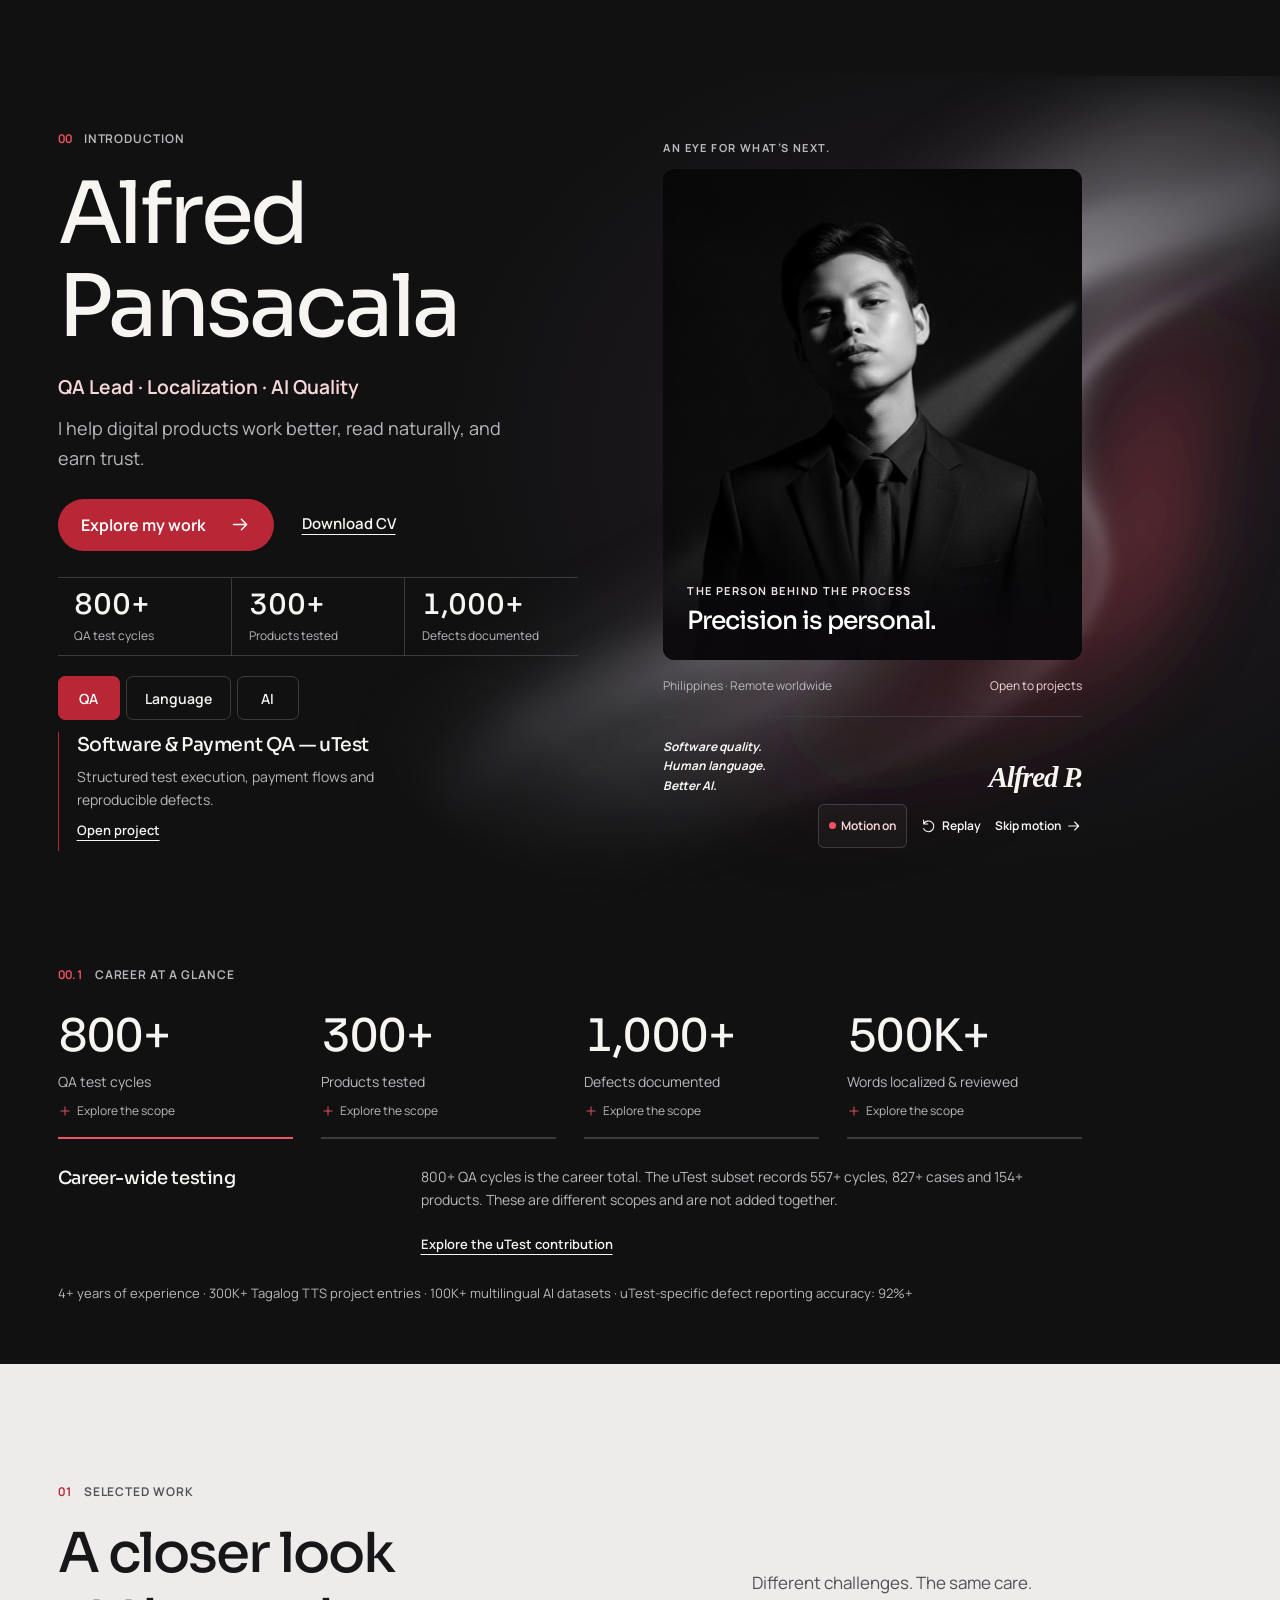
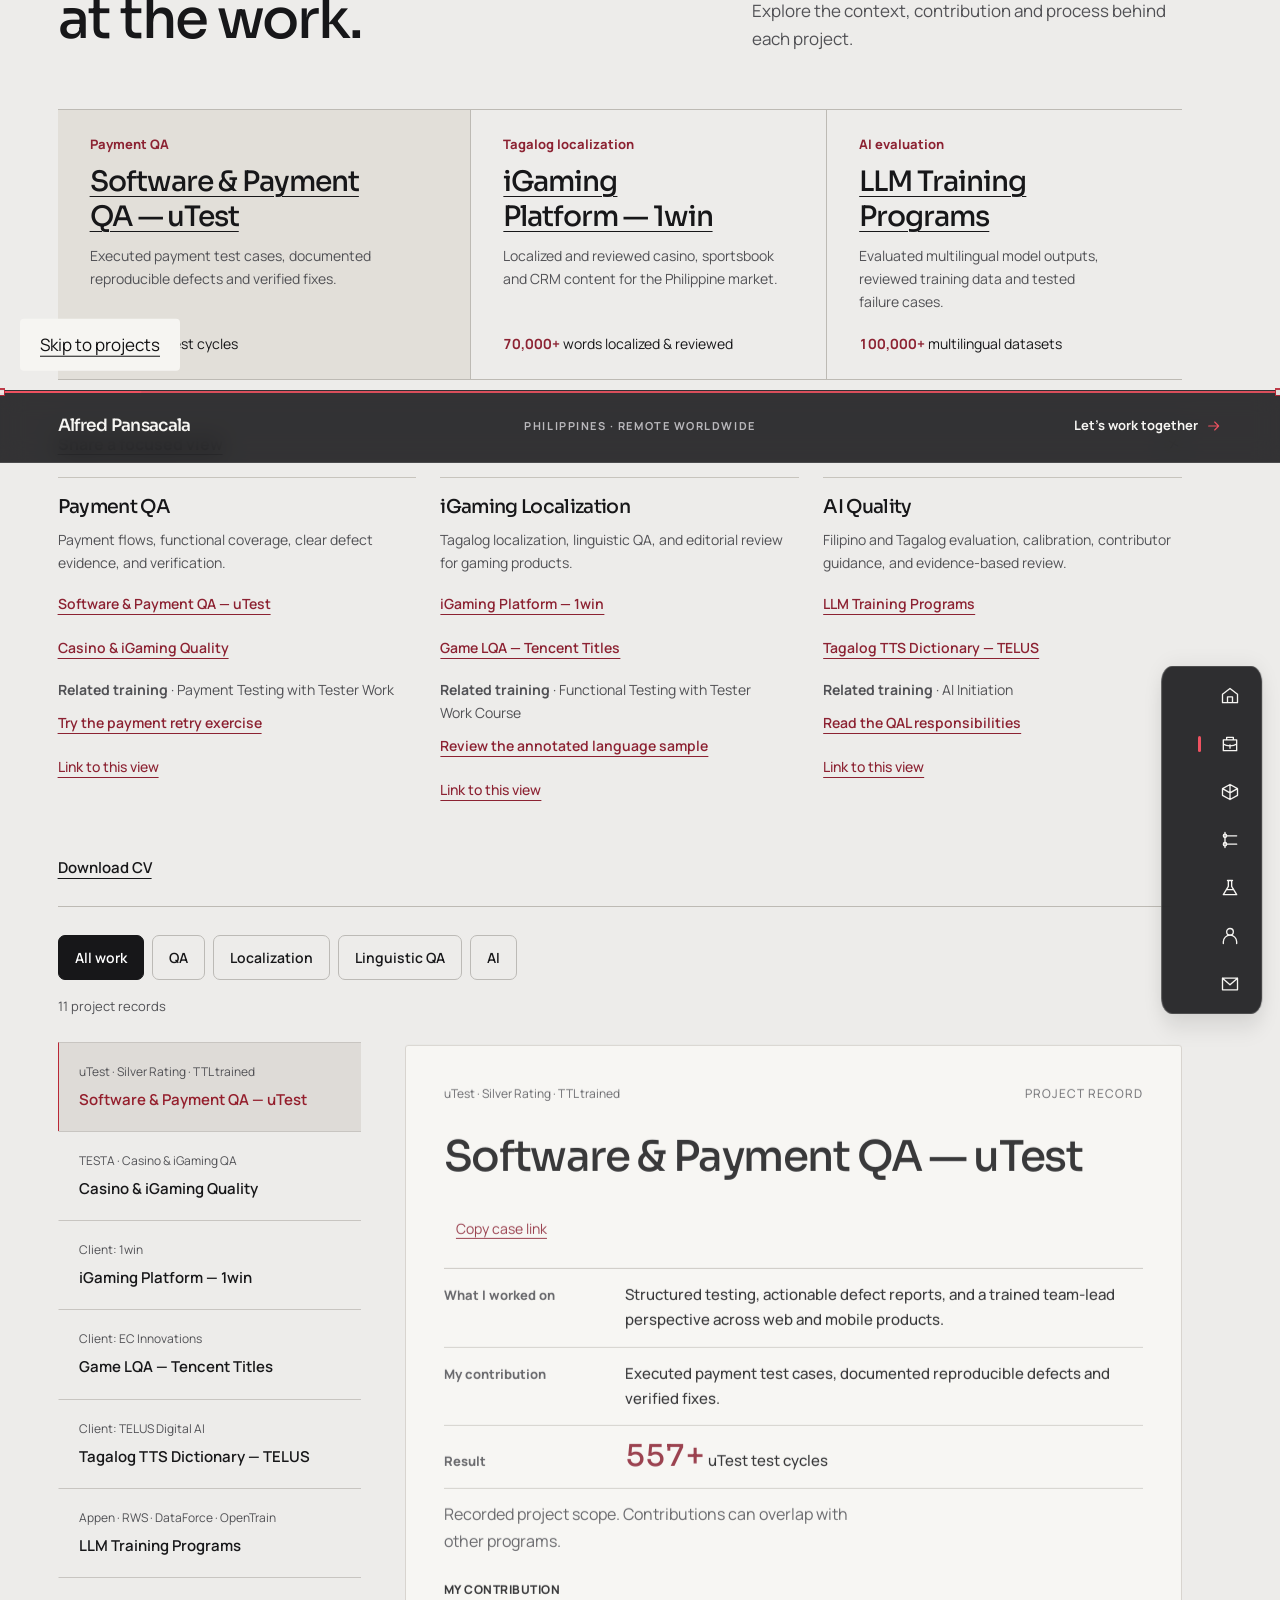
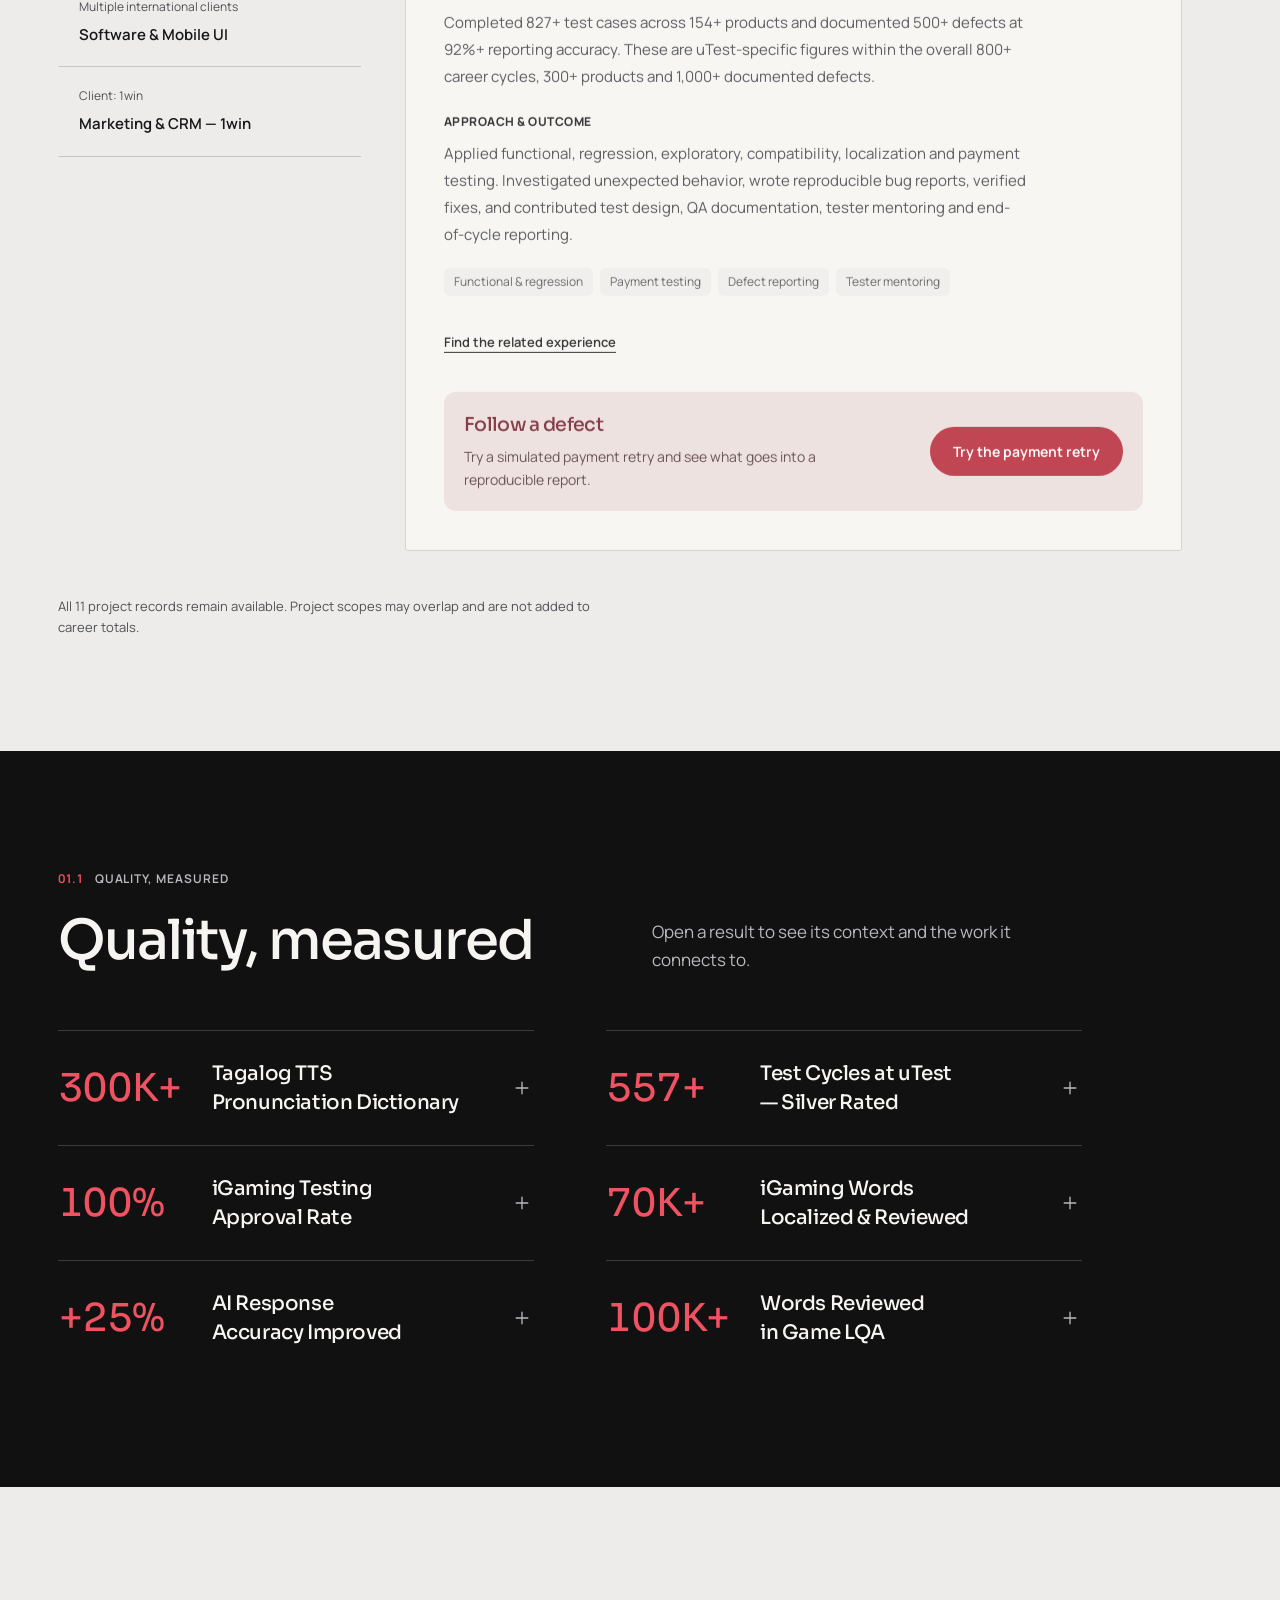
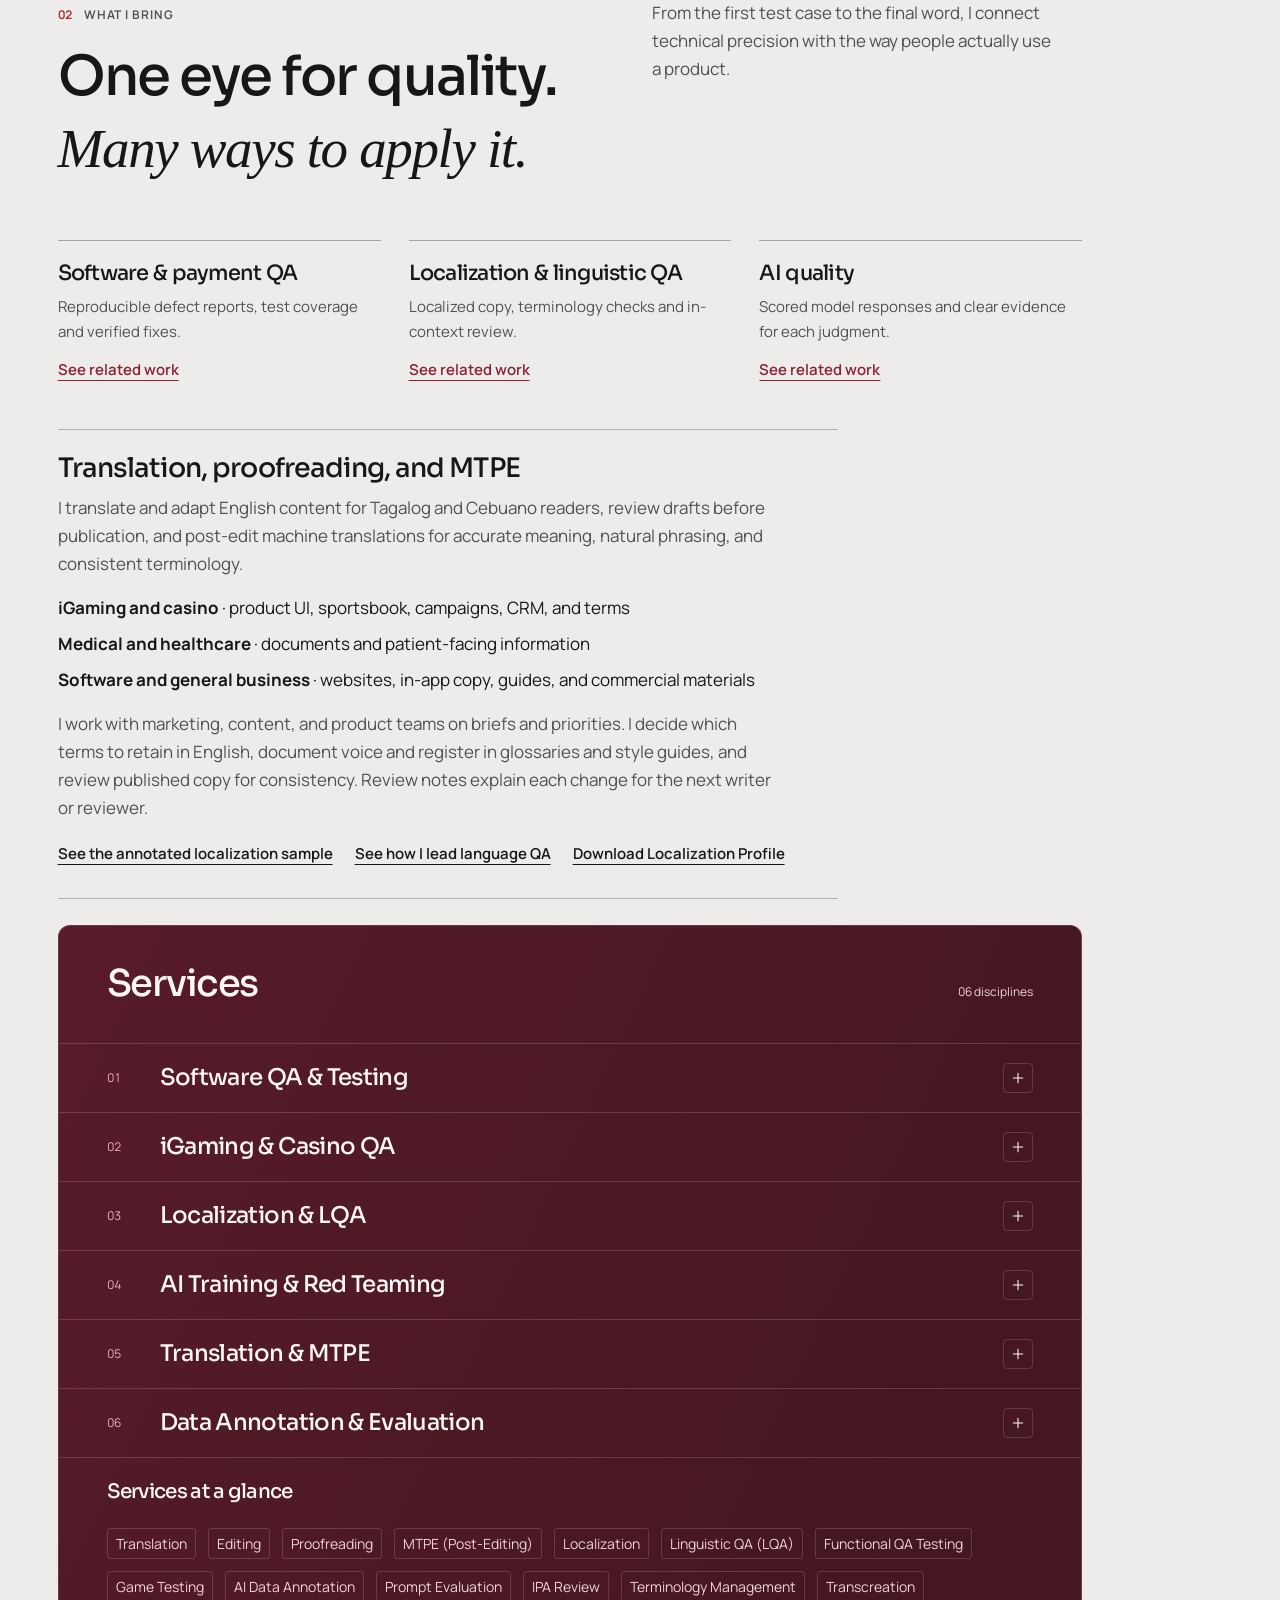
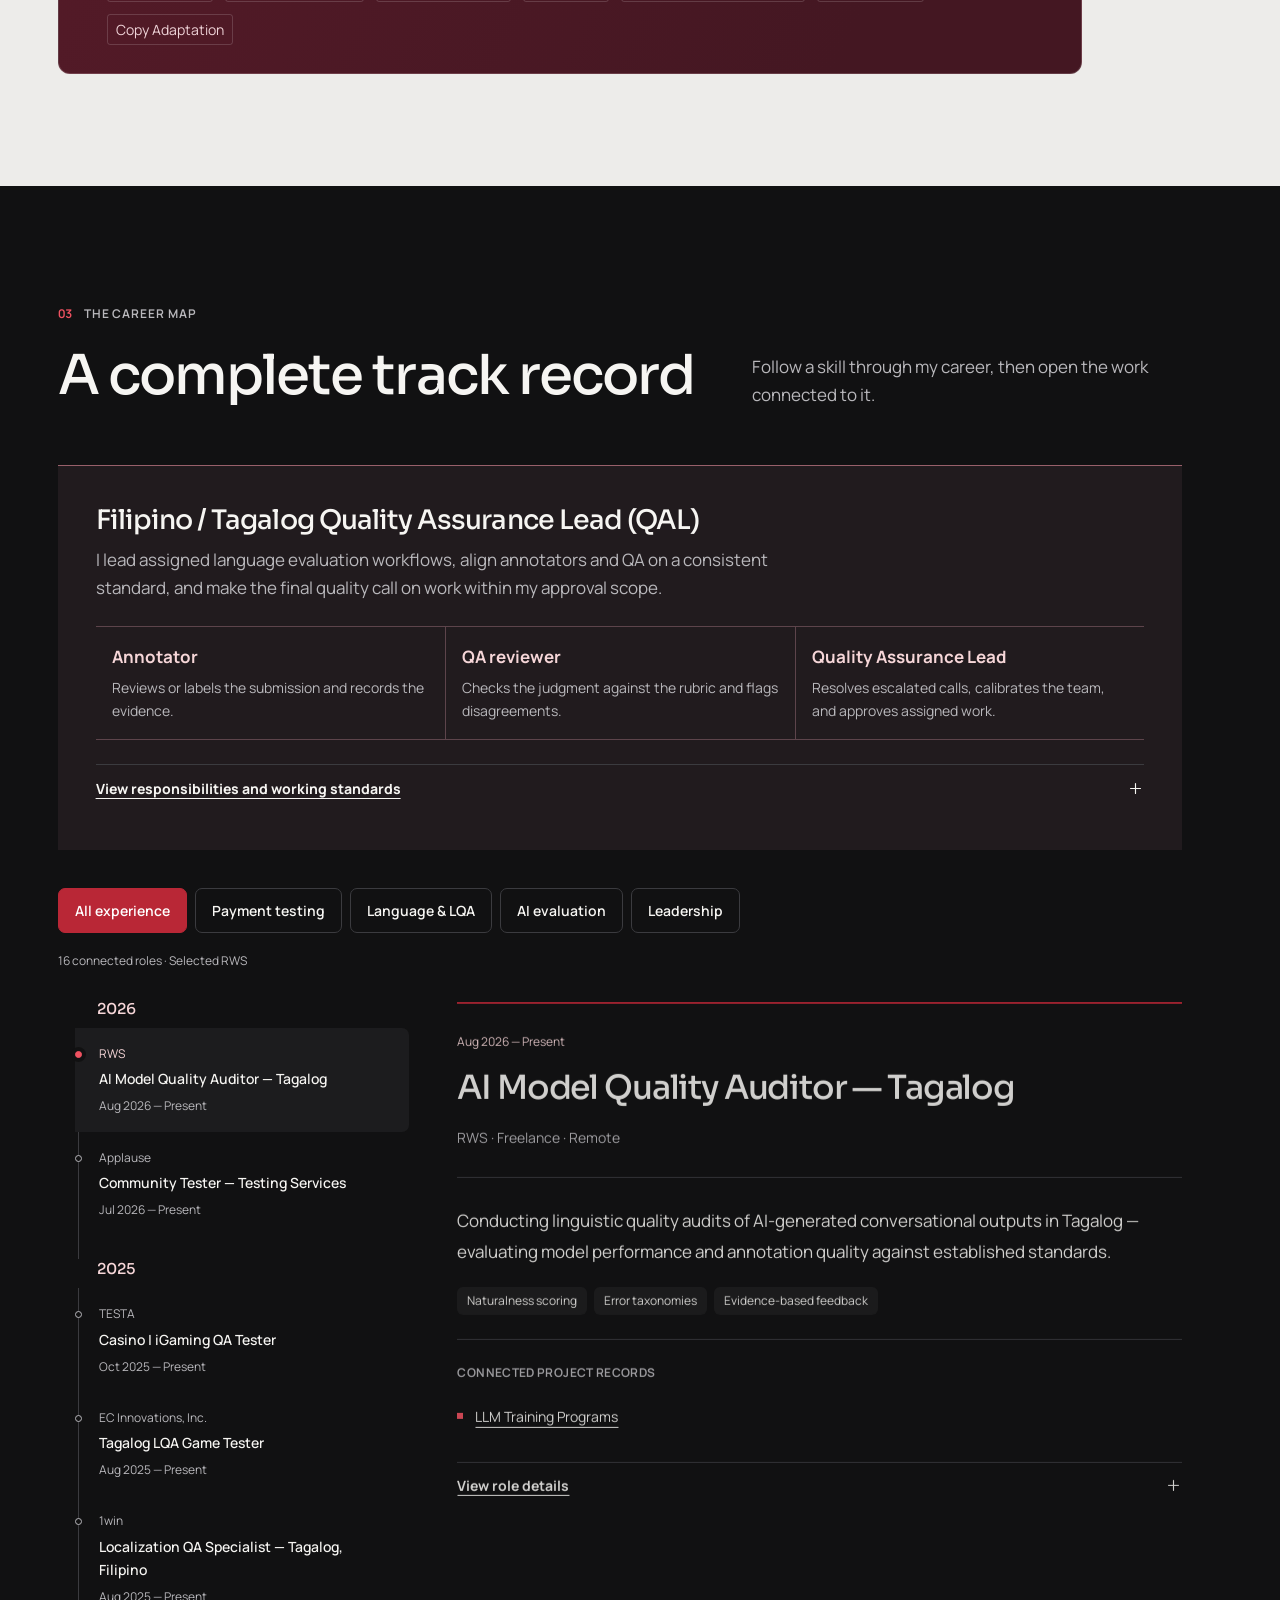
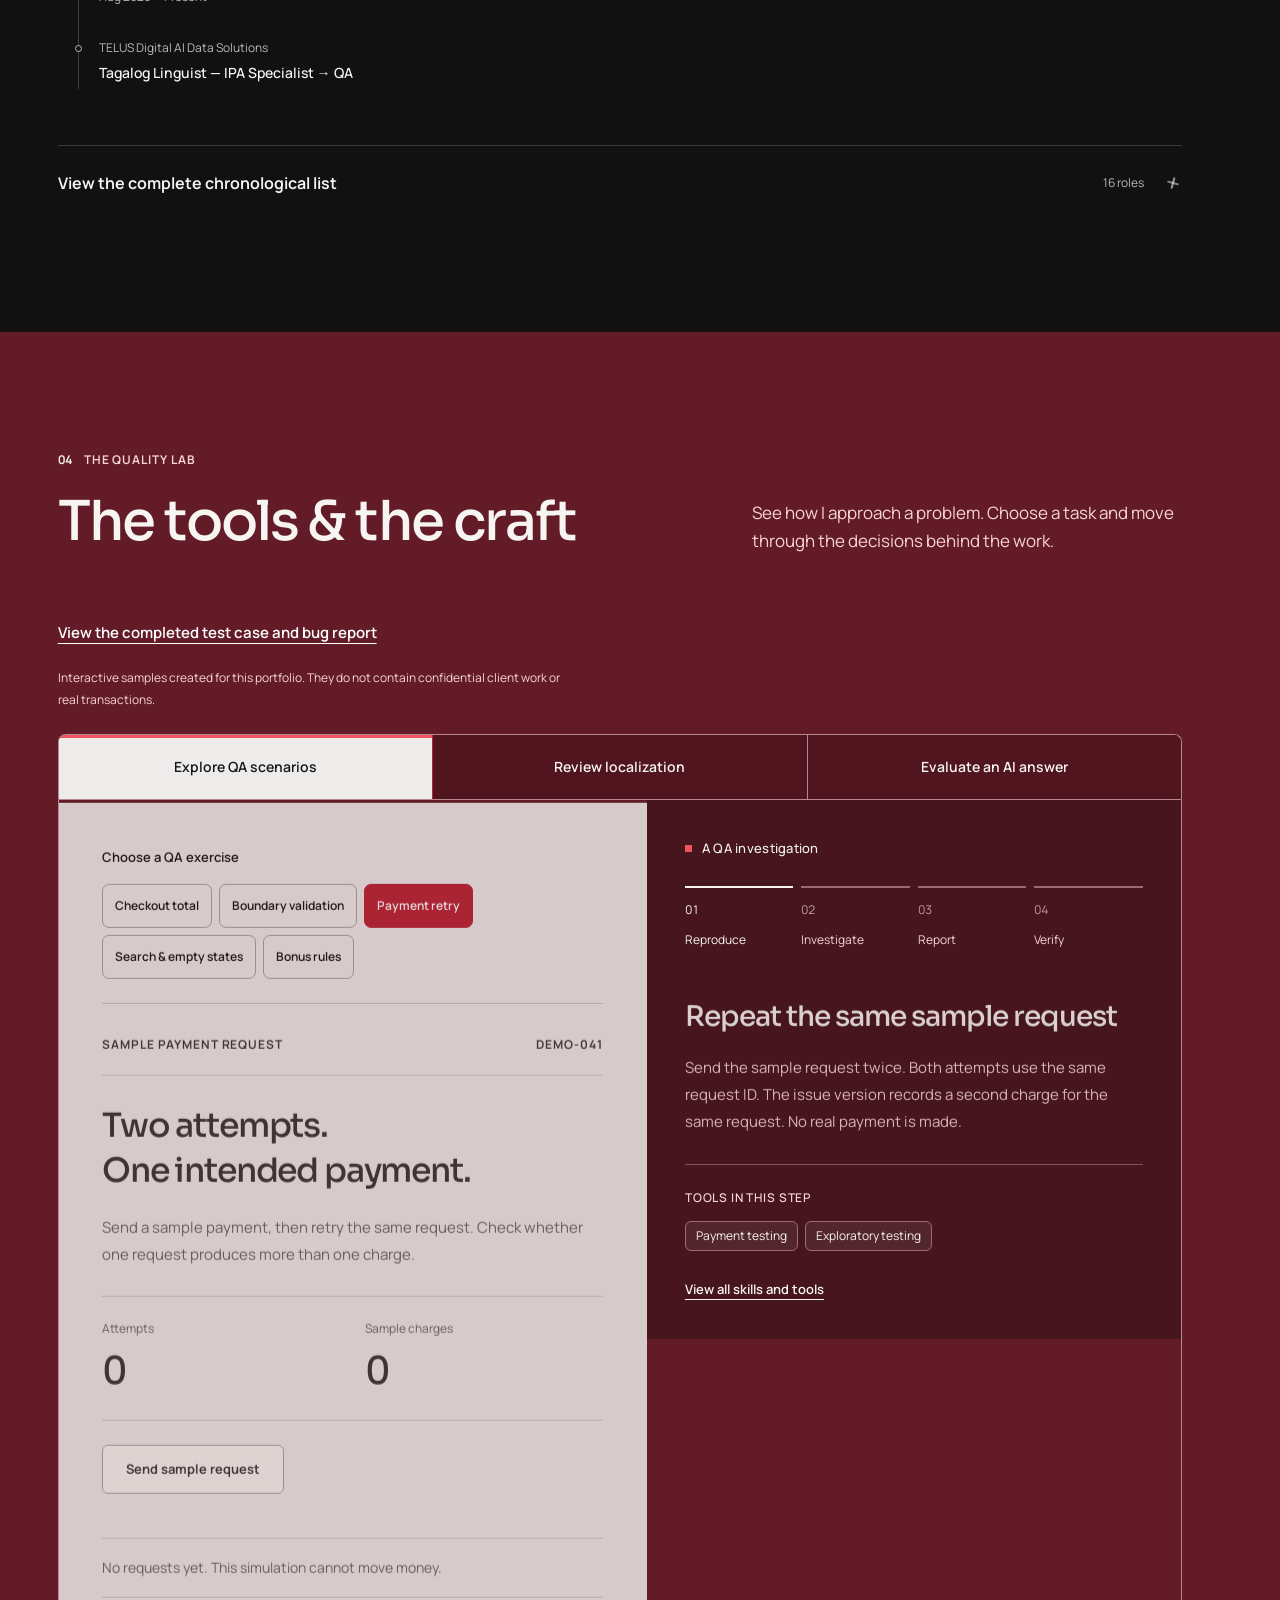
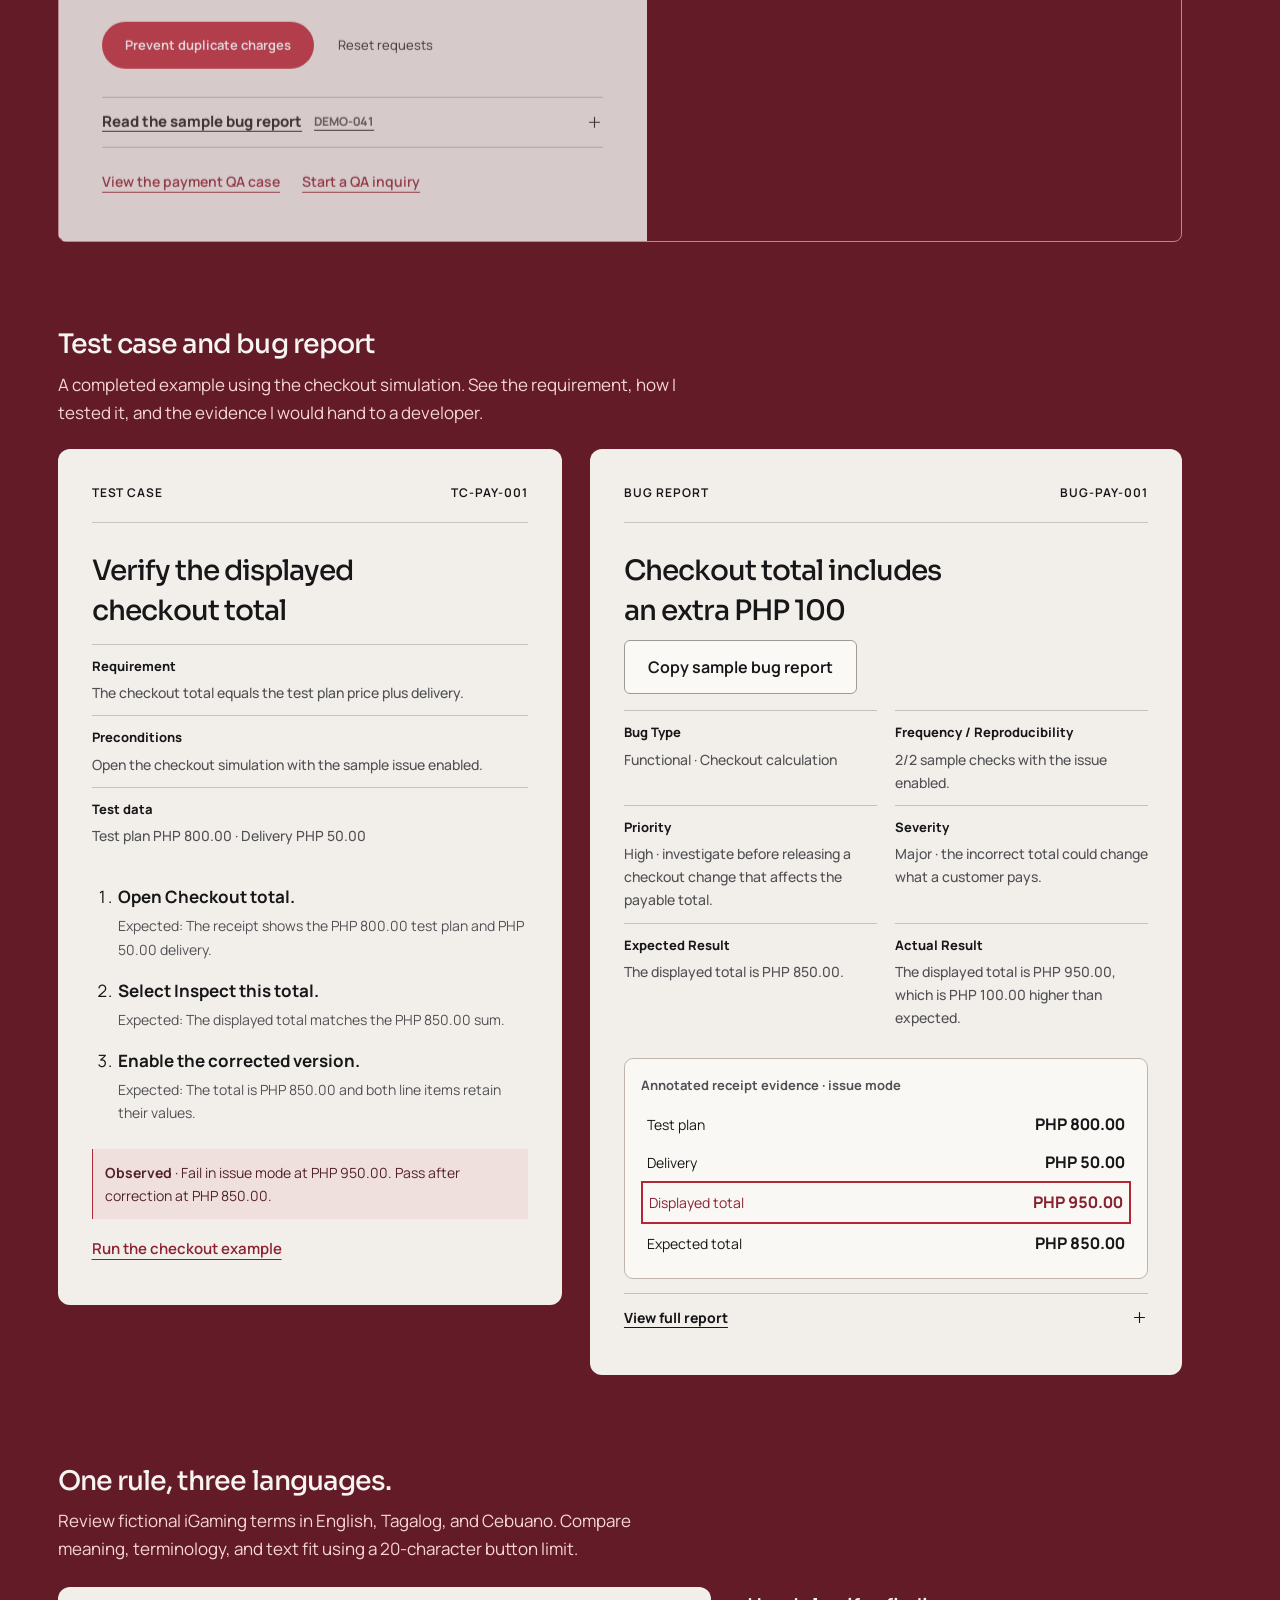
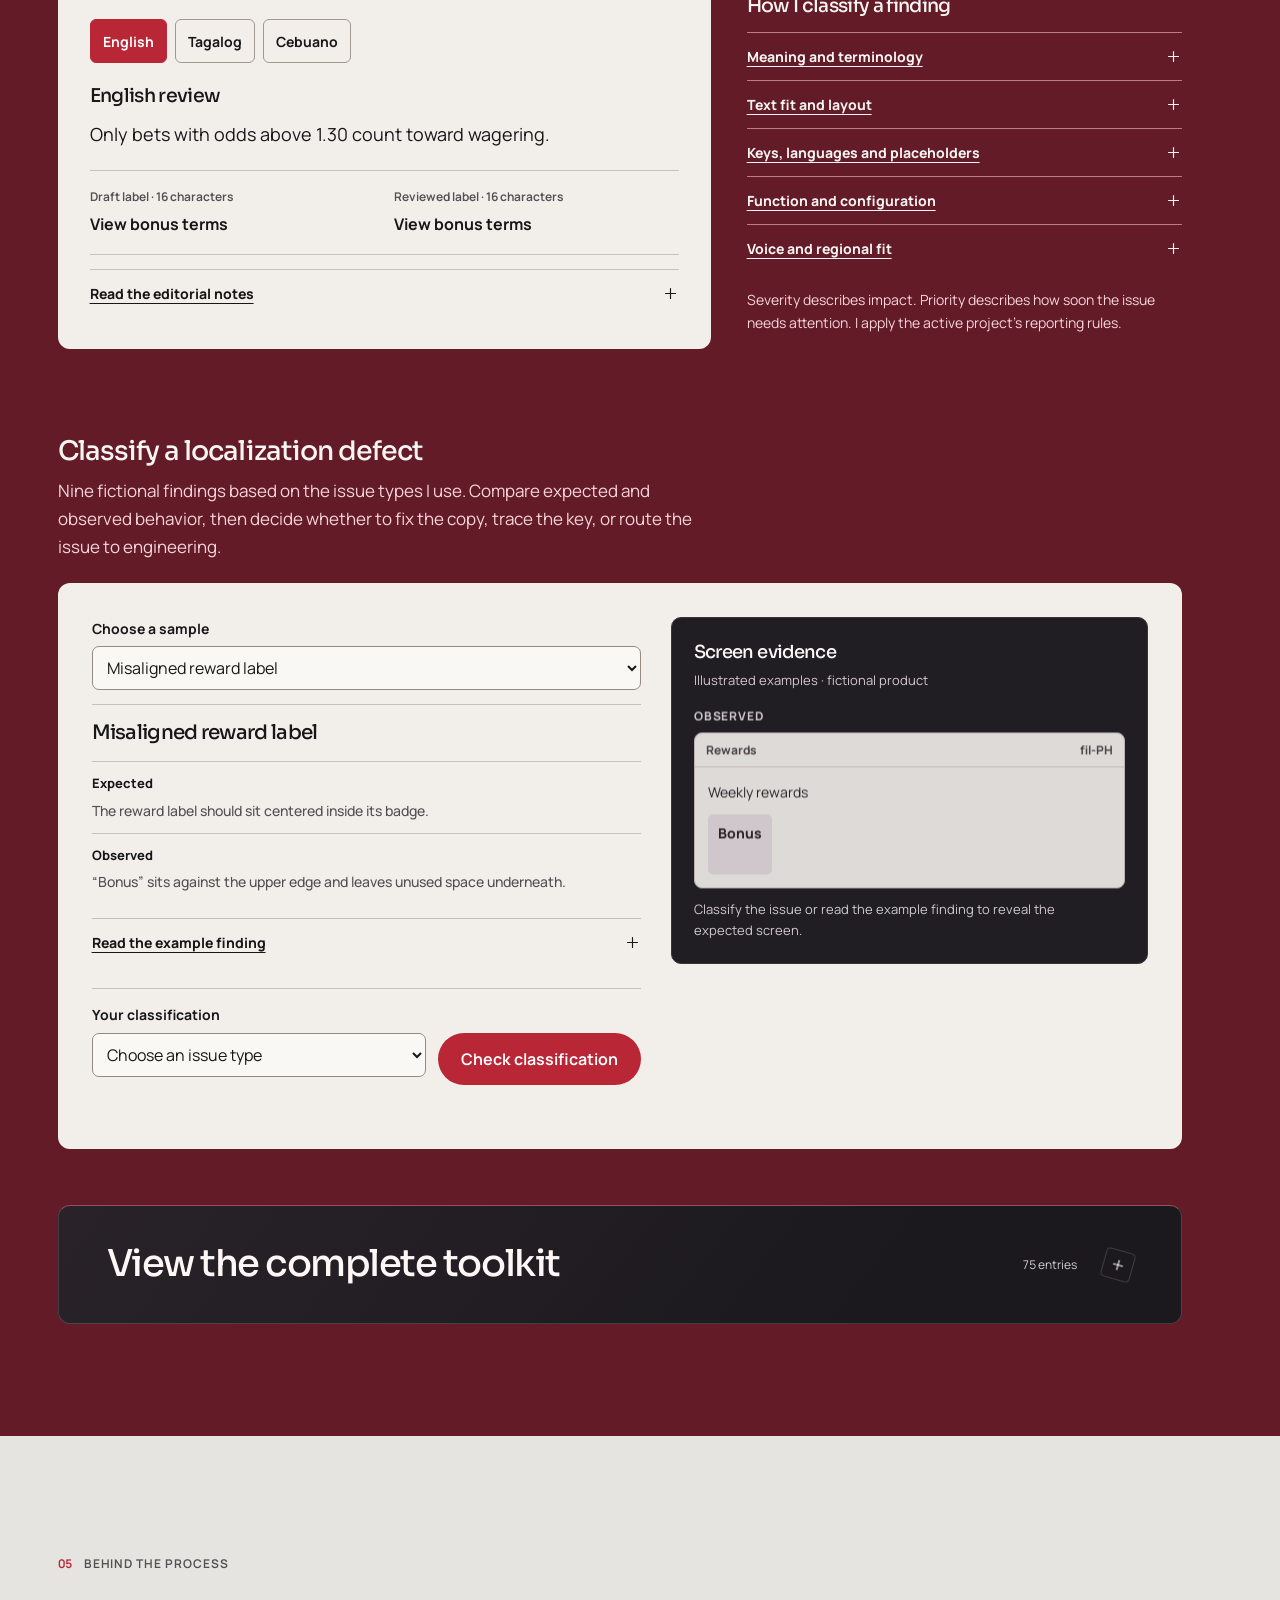
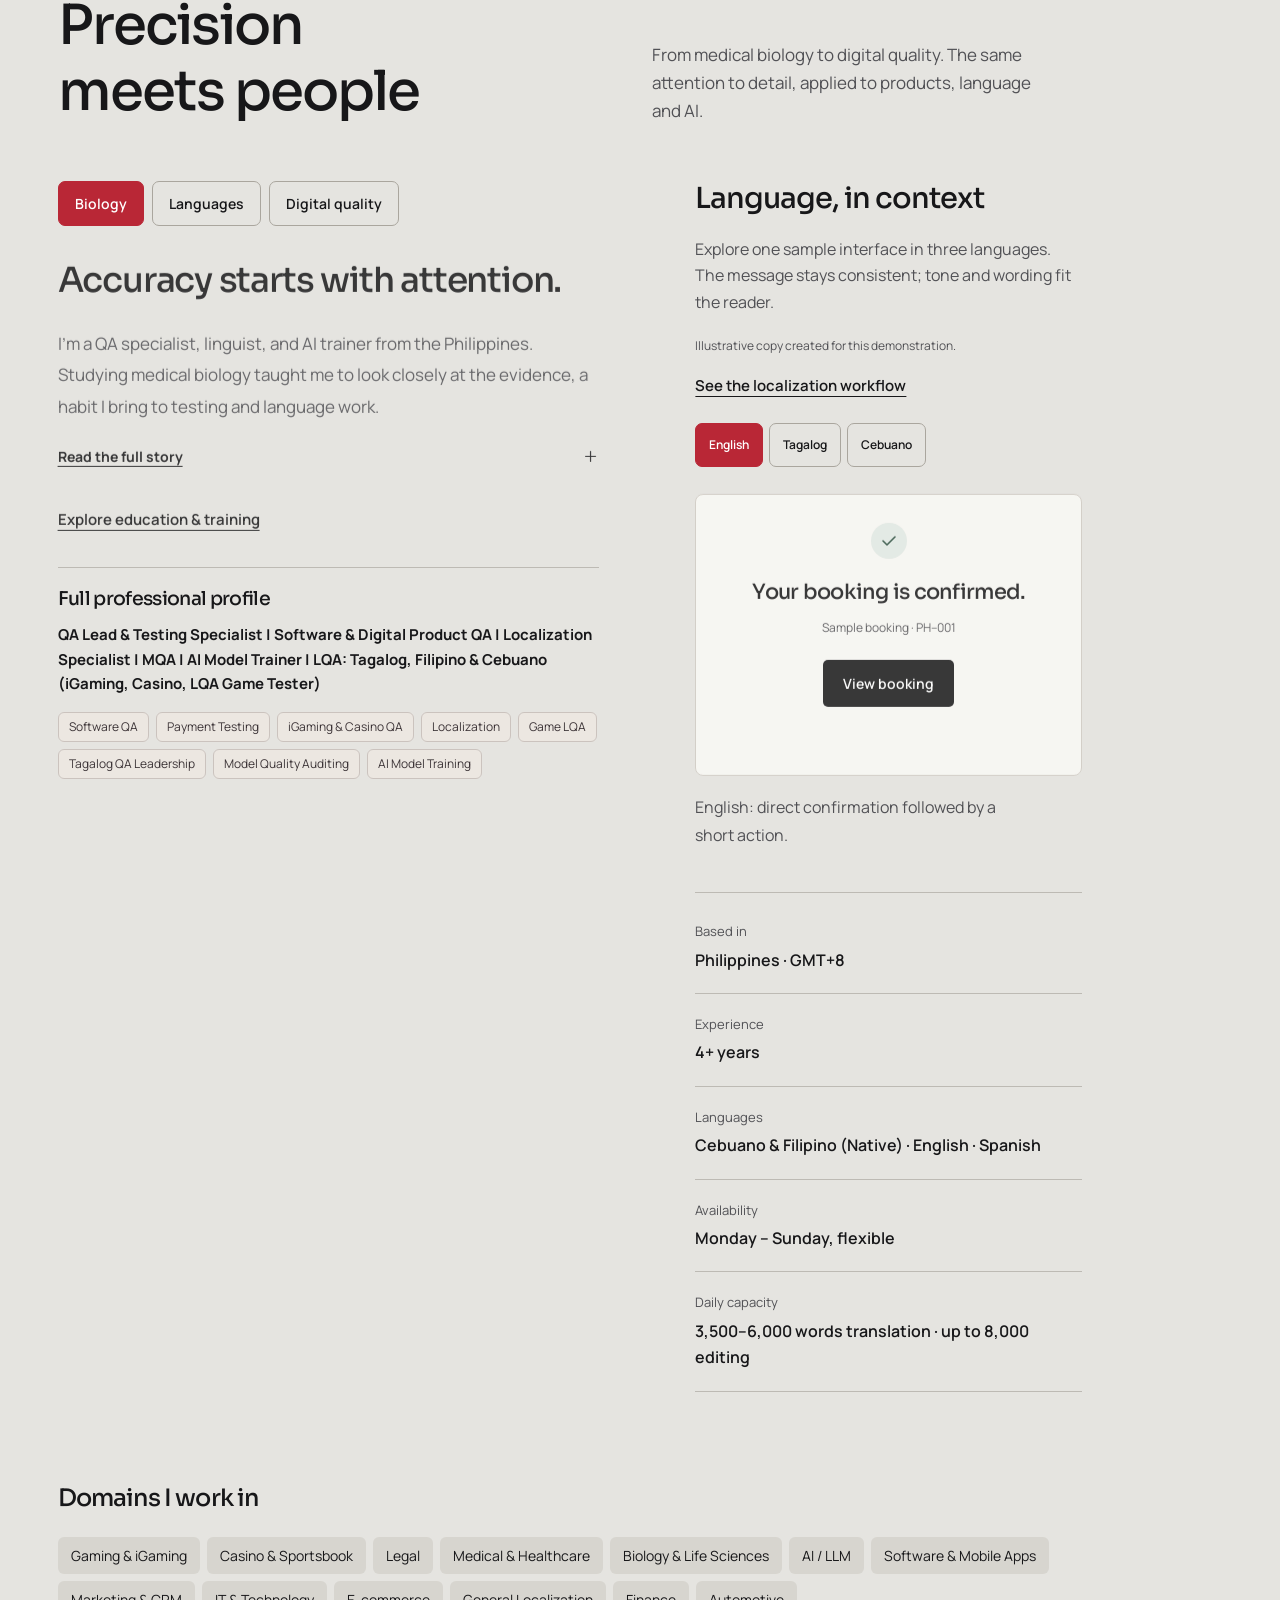
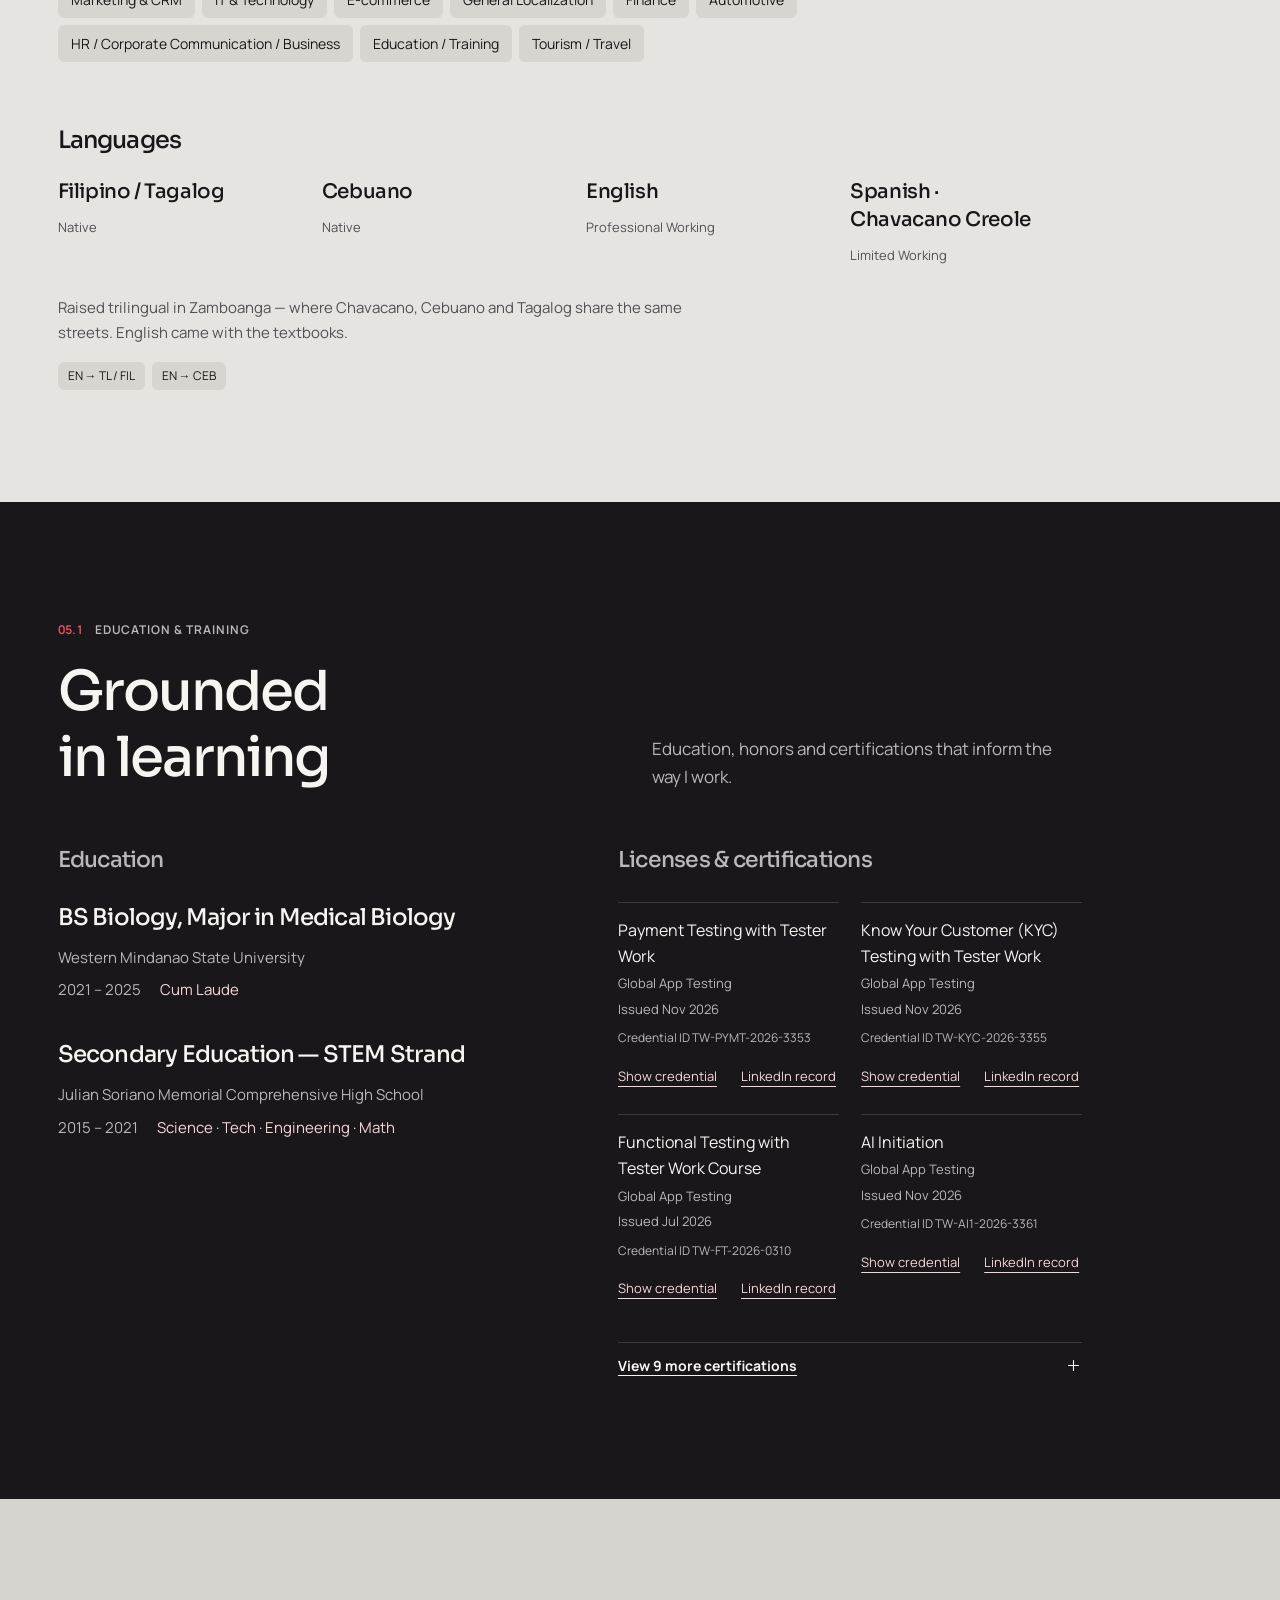
<file: highlights/igaming-localization.html>
<!doctype html>
<html lang="en"><head><meta charset="utf-8"><meta name="viewport" content="width=device-width,initial-scale=1">
<title>iGaming Localization | Alfred Pansacala</title><meta http-equiv="refresh" content="0; url=../#focus-igaming-localization"></head>
<body><p><a href="../#focus-igaming-localization">Open iGaming Localization in Portfolio Studio</a></p></body></html>
</file>
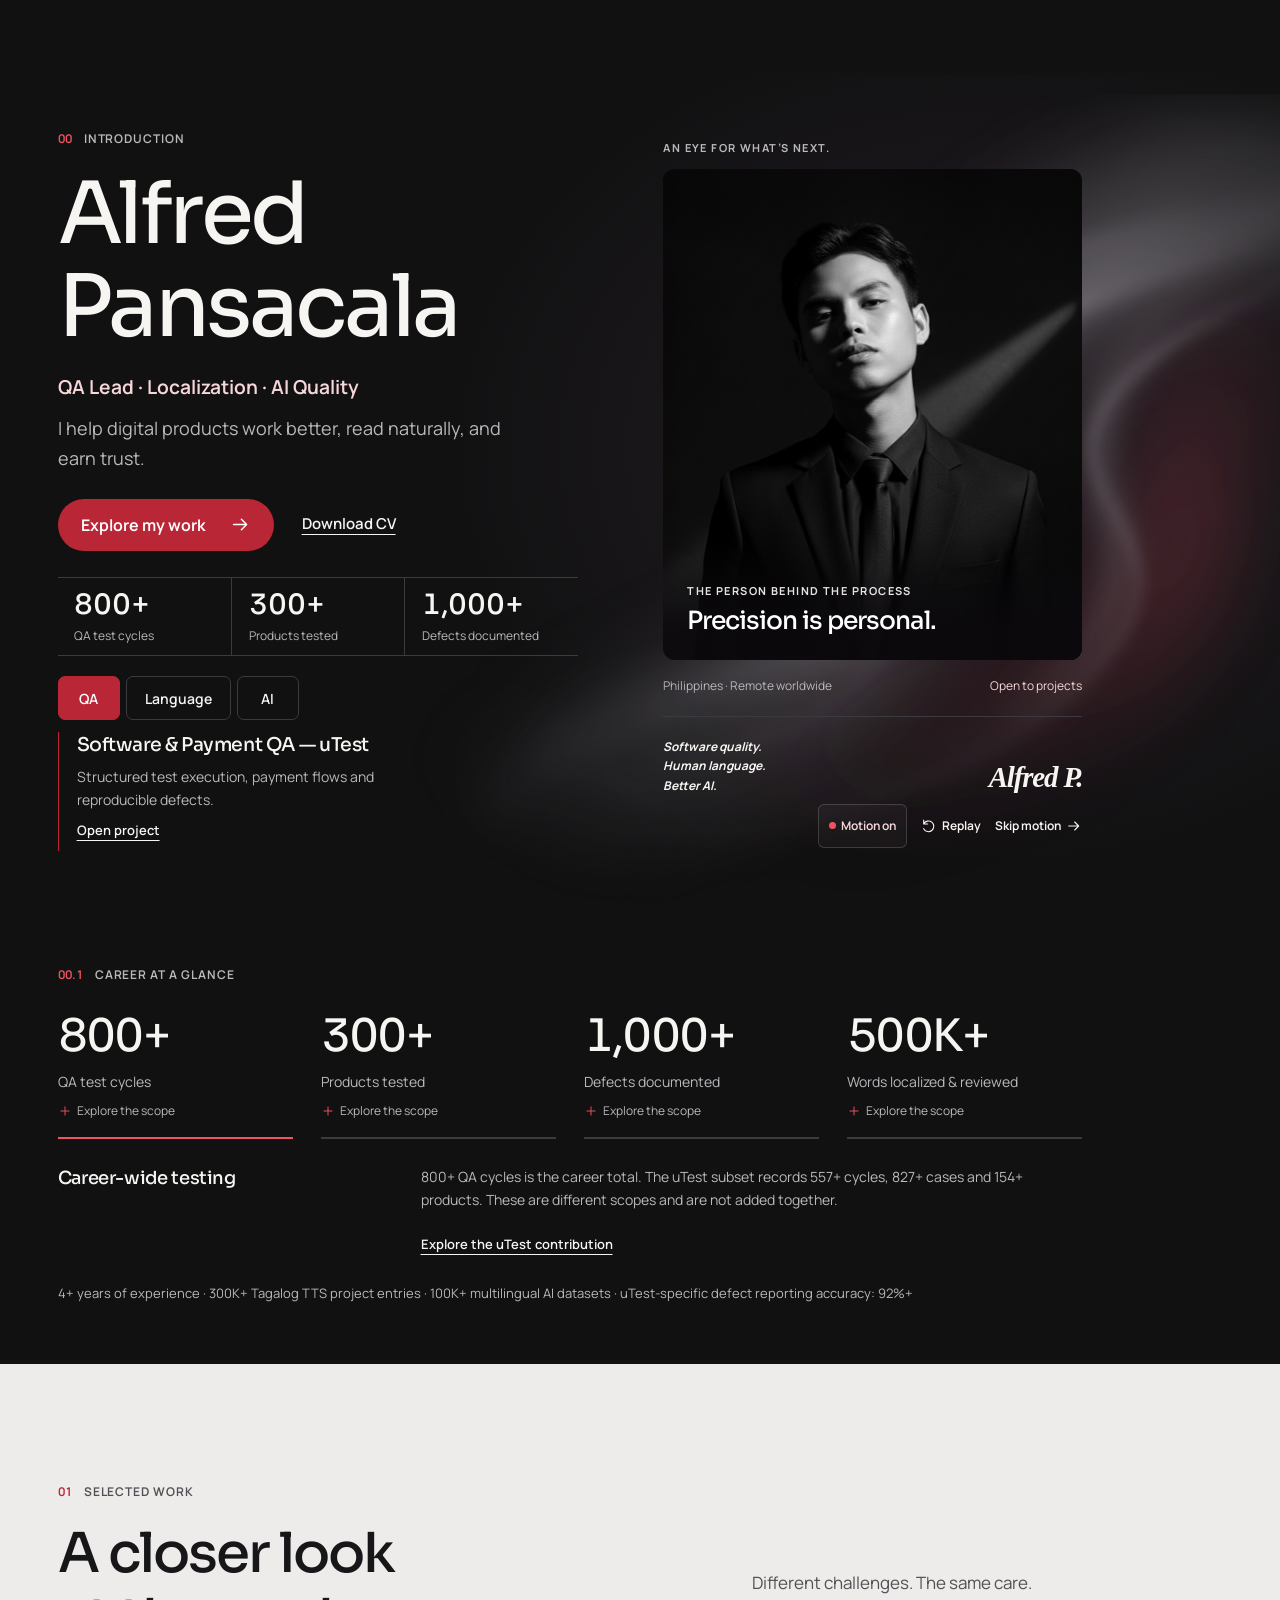
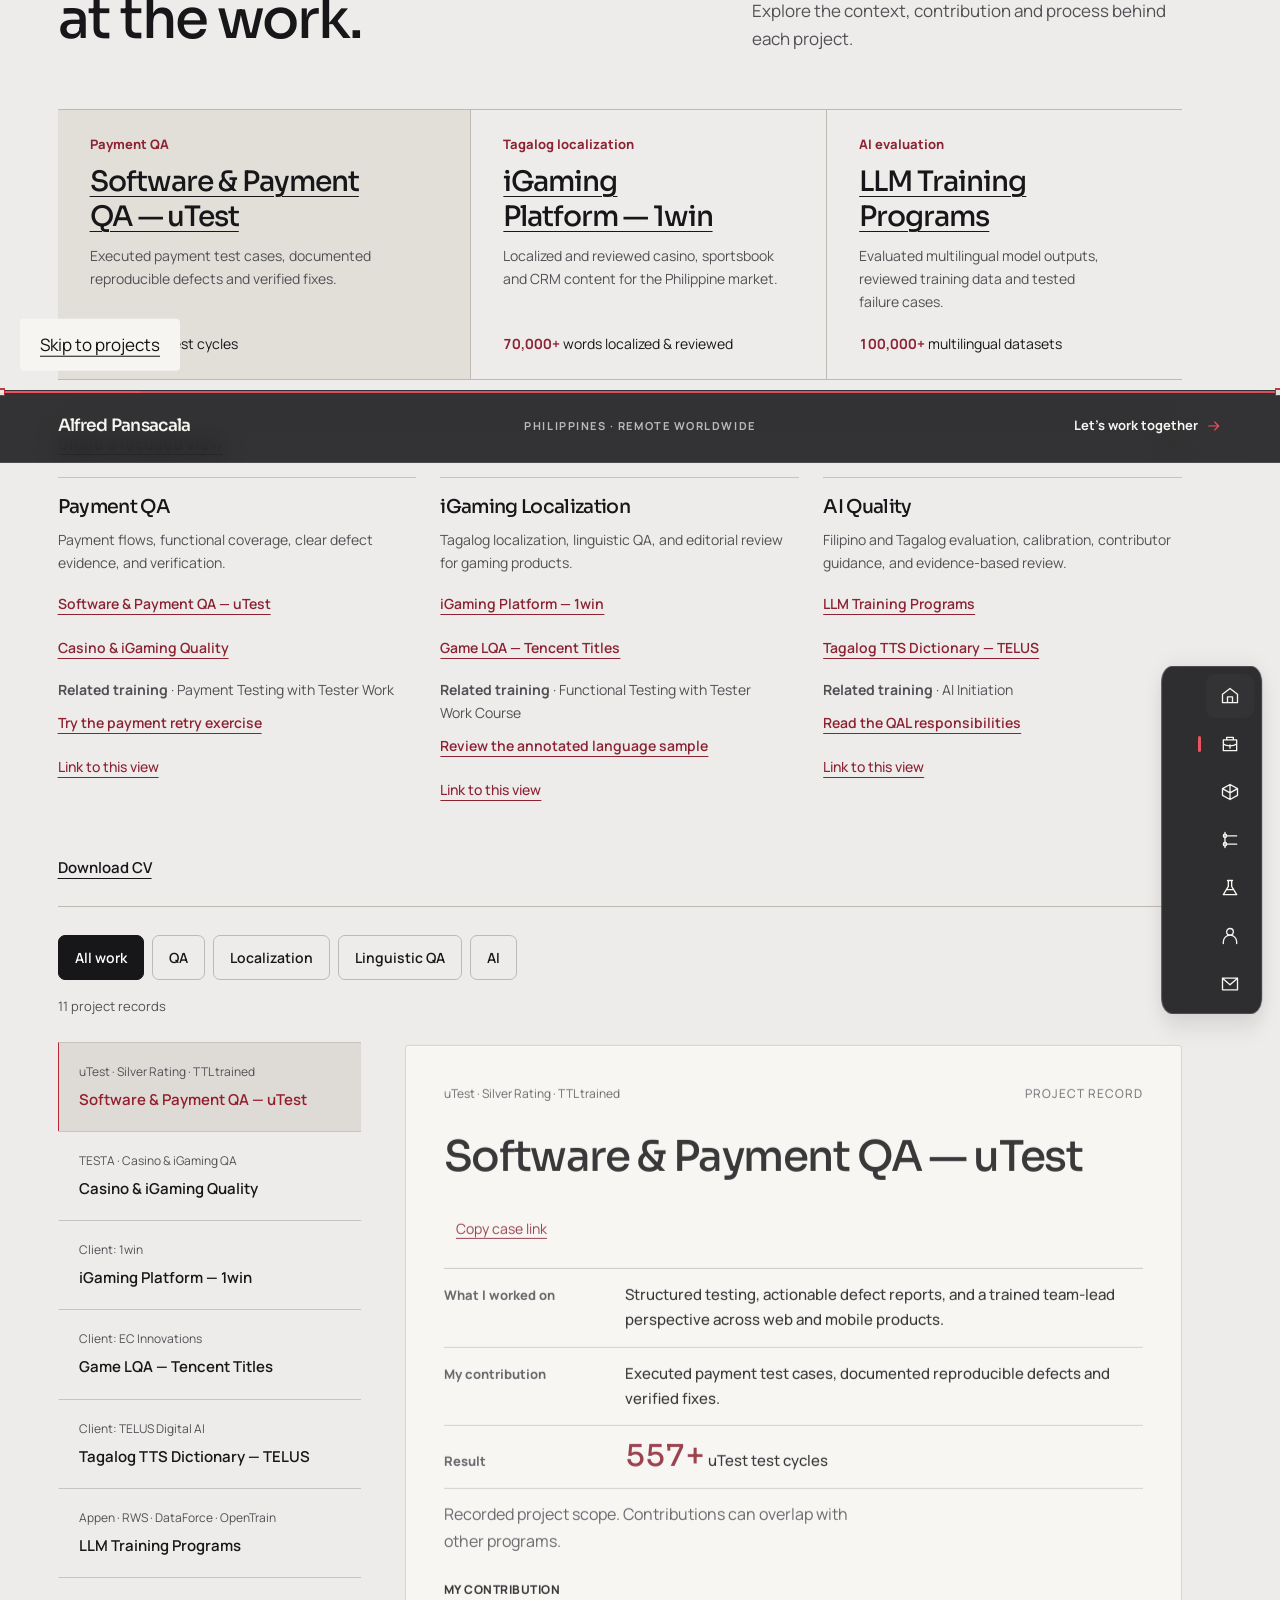
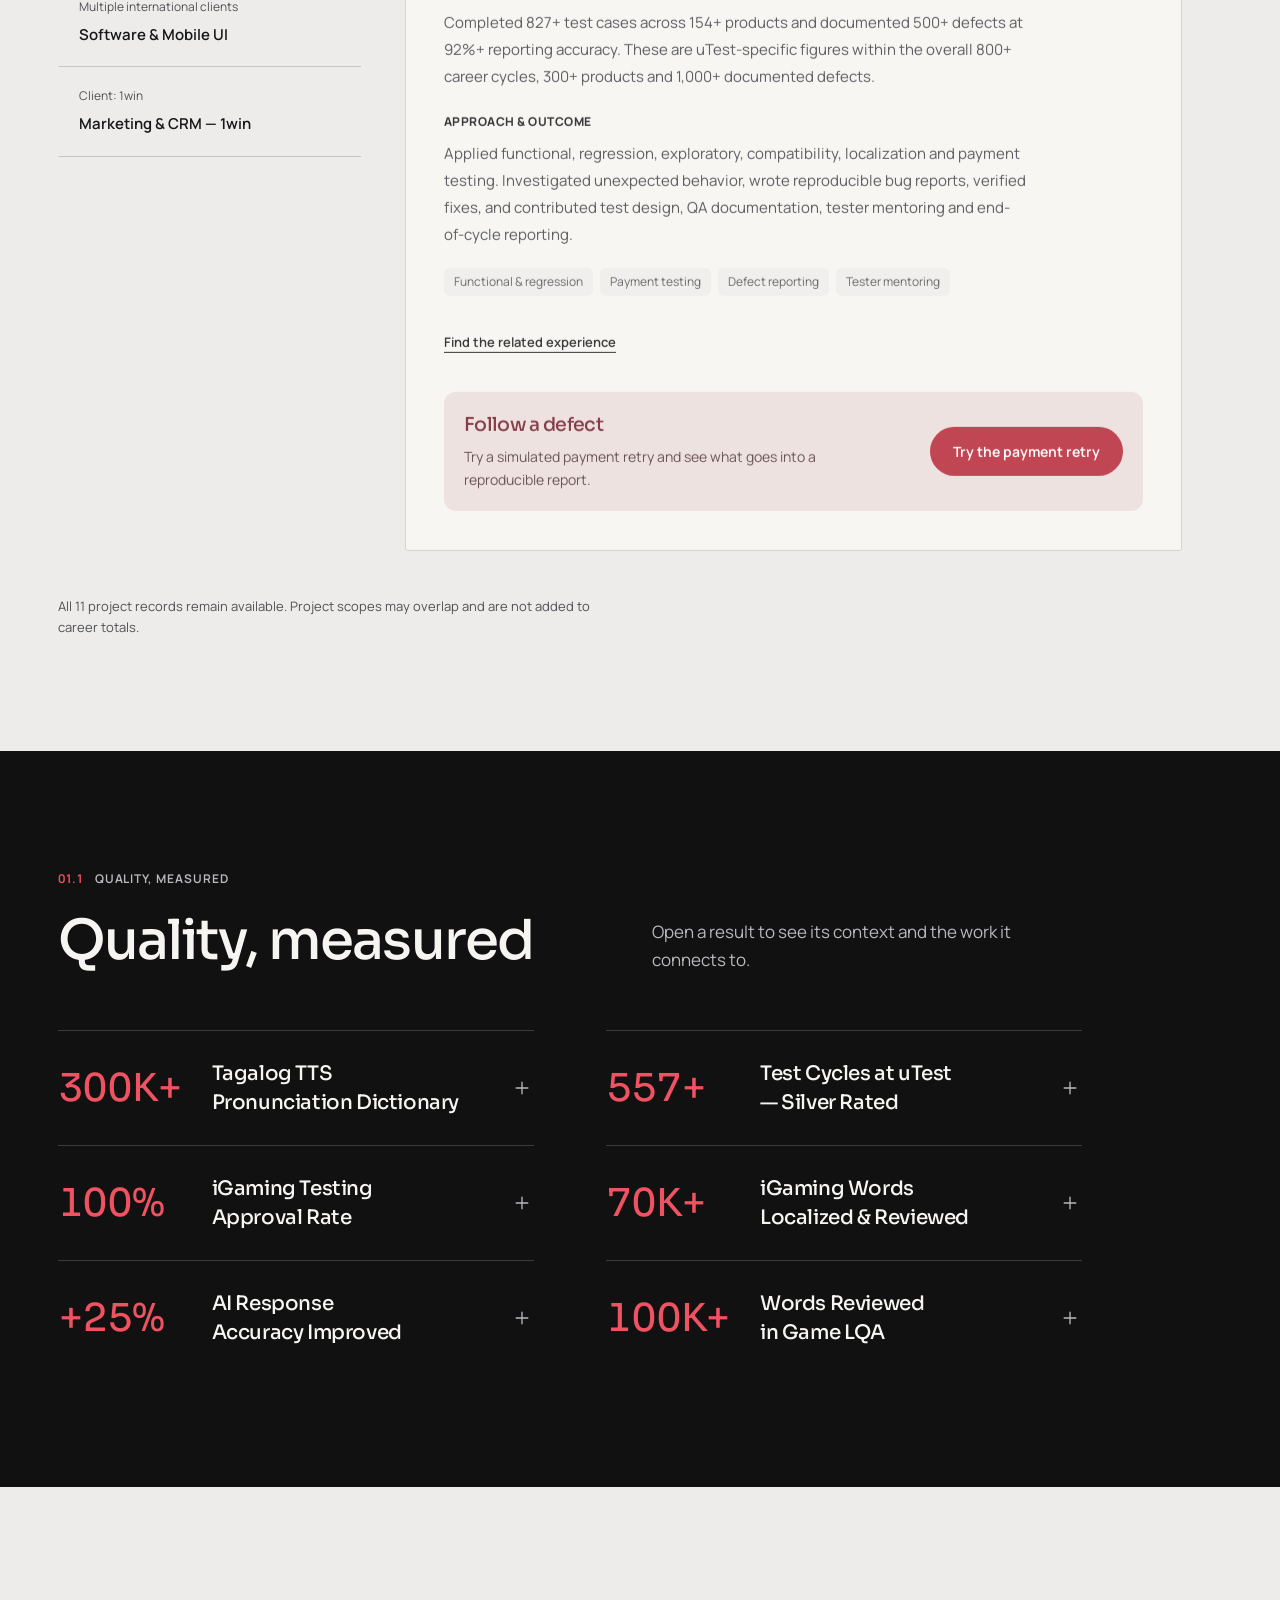
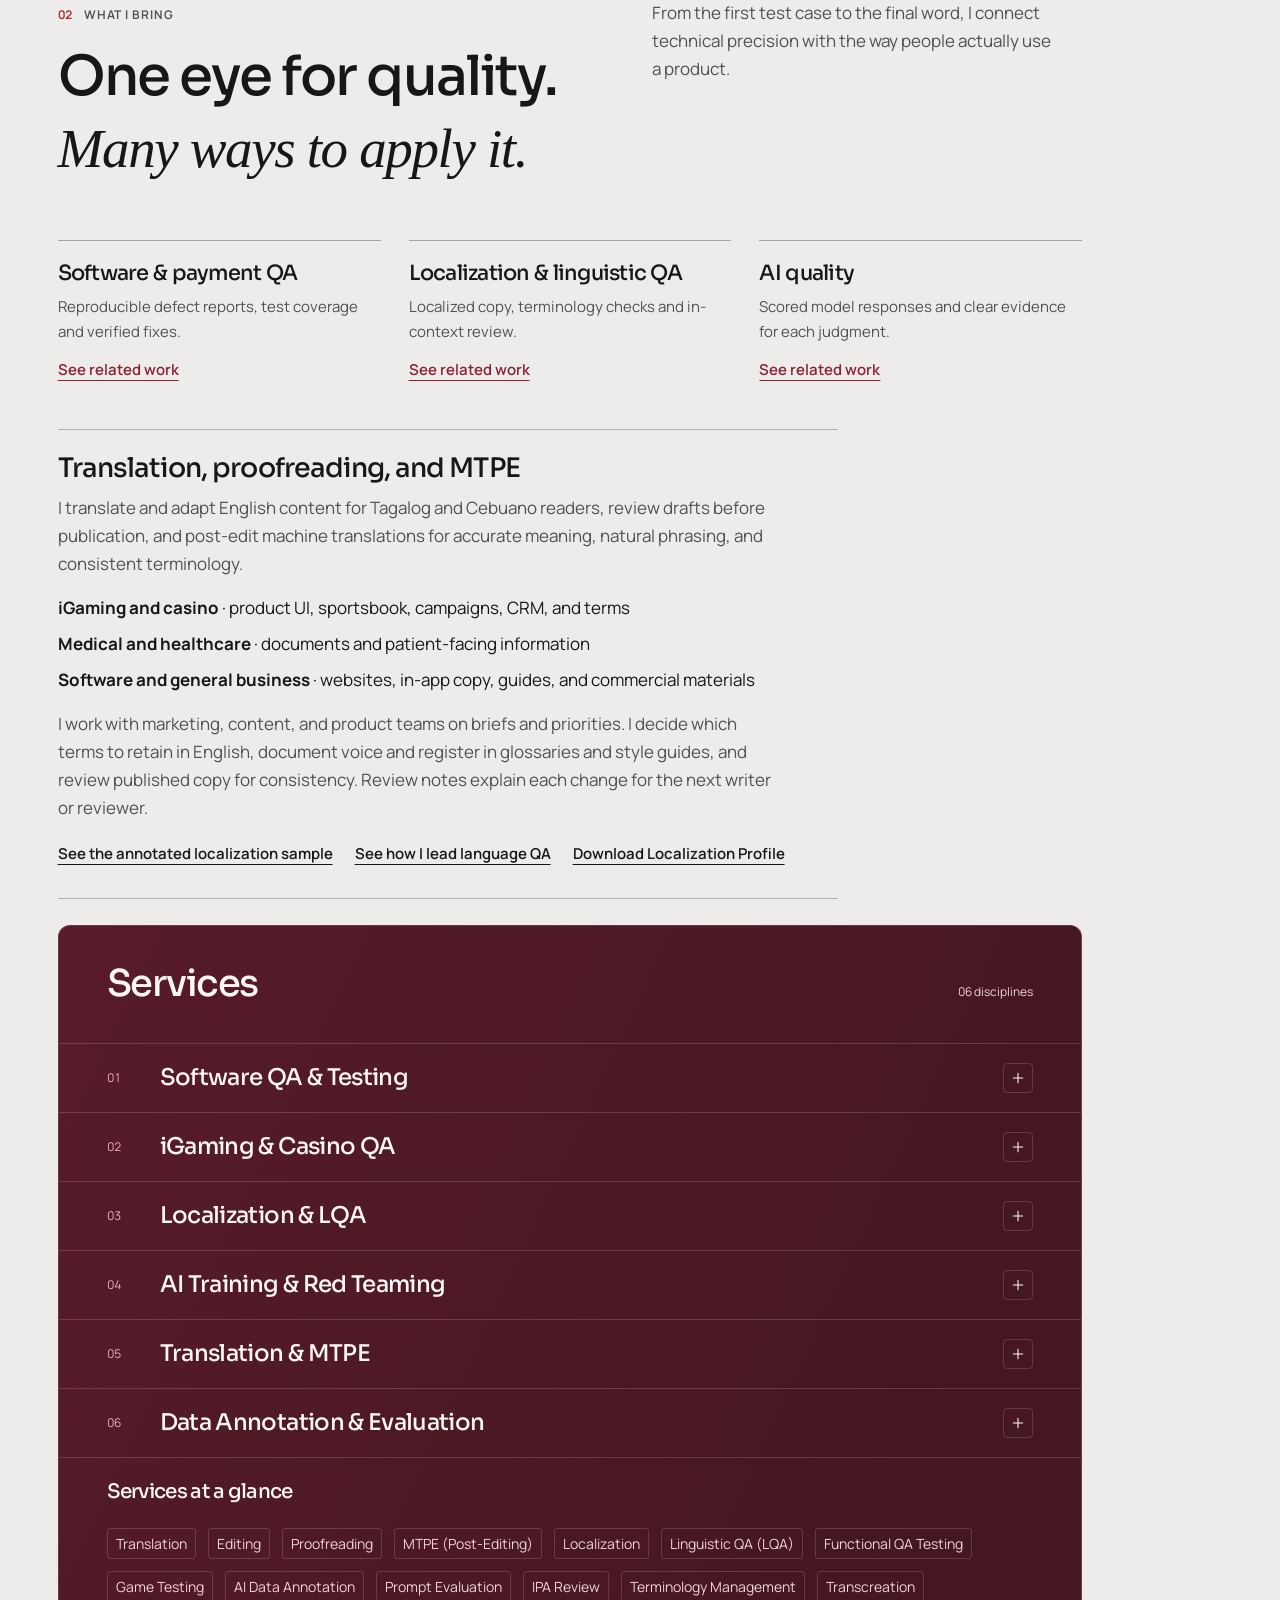
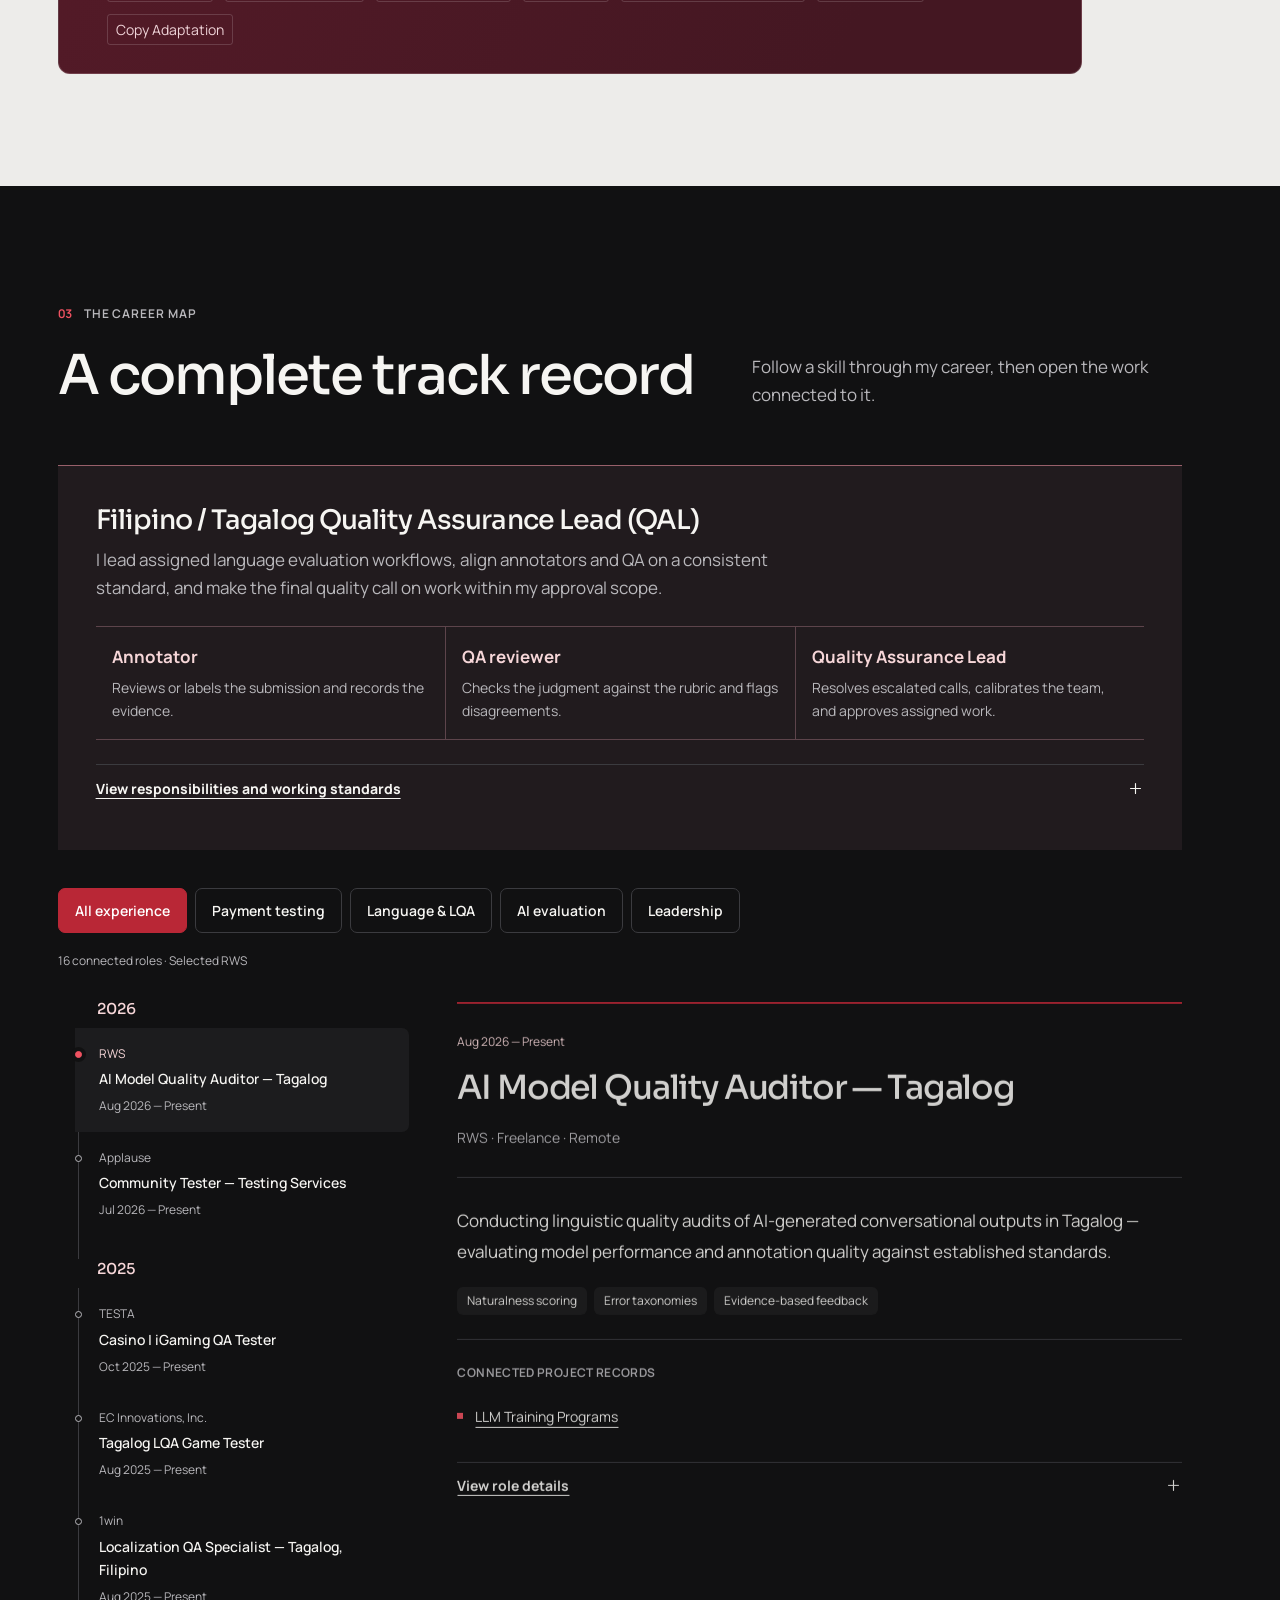
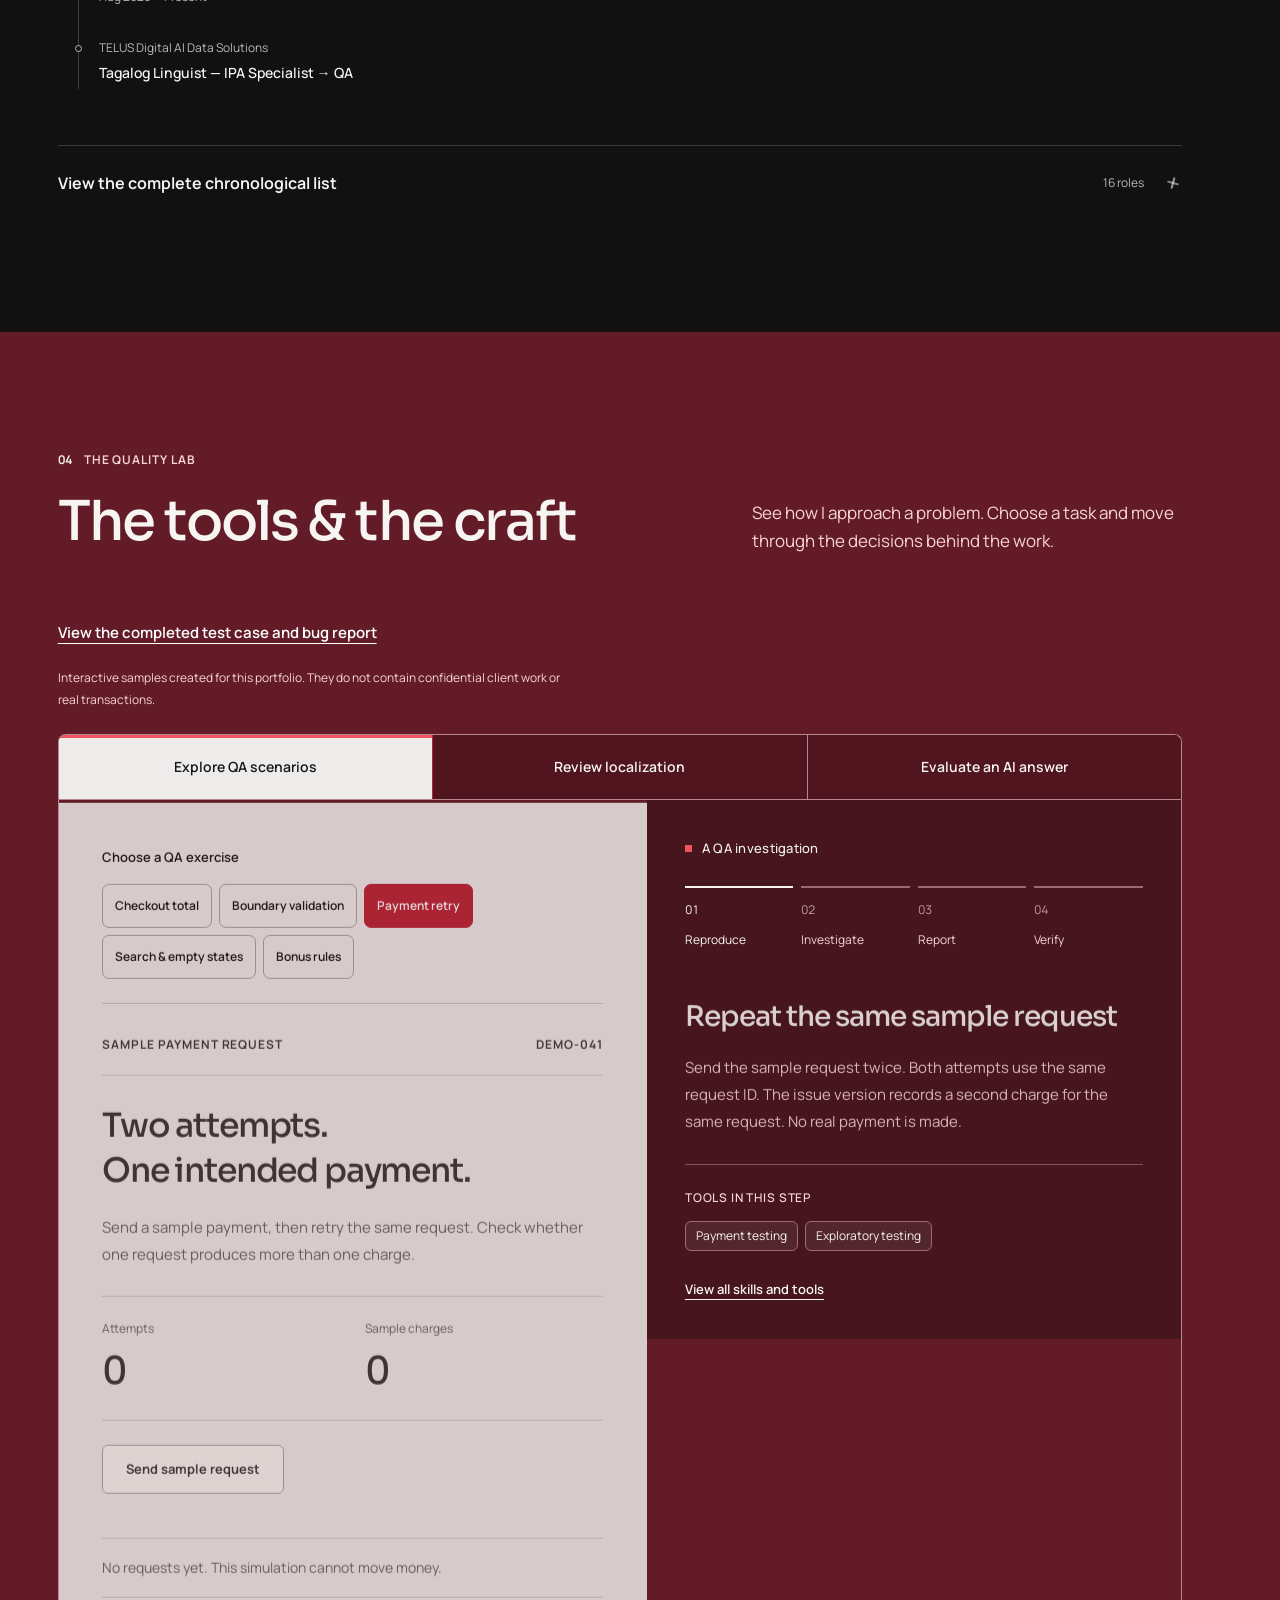
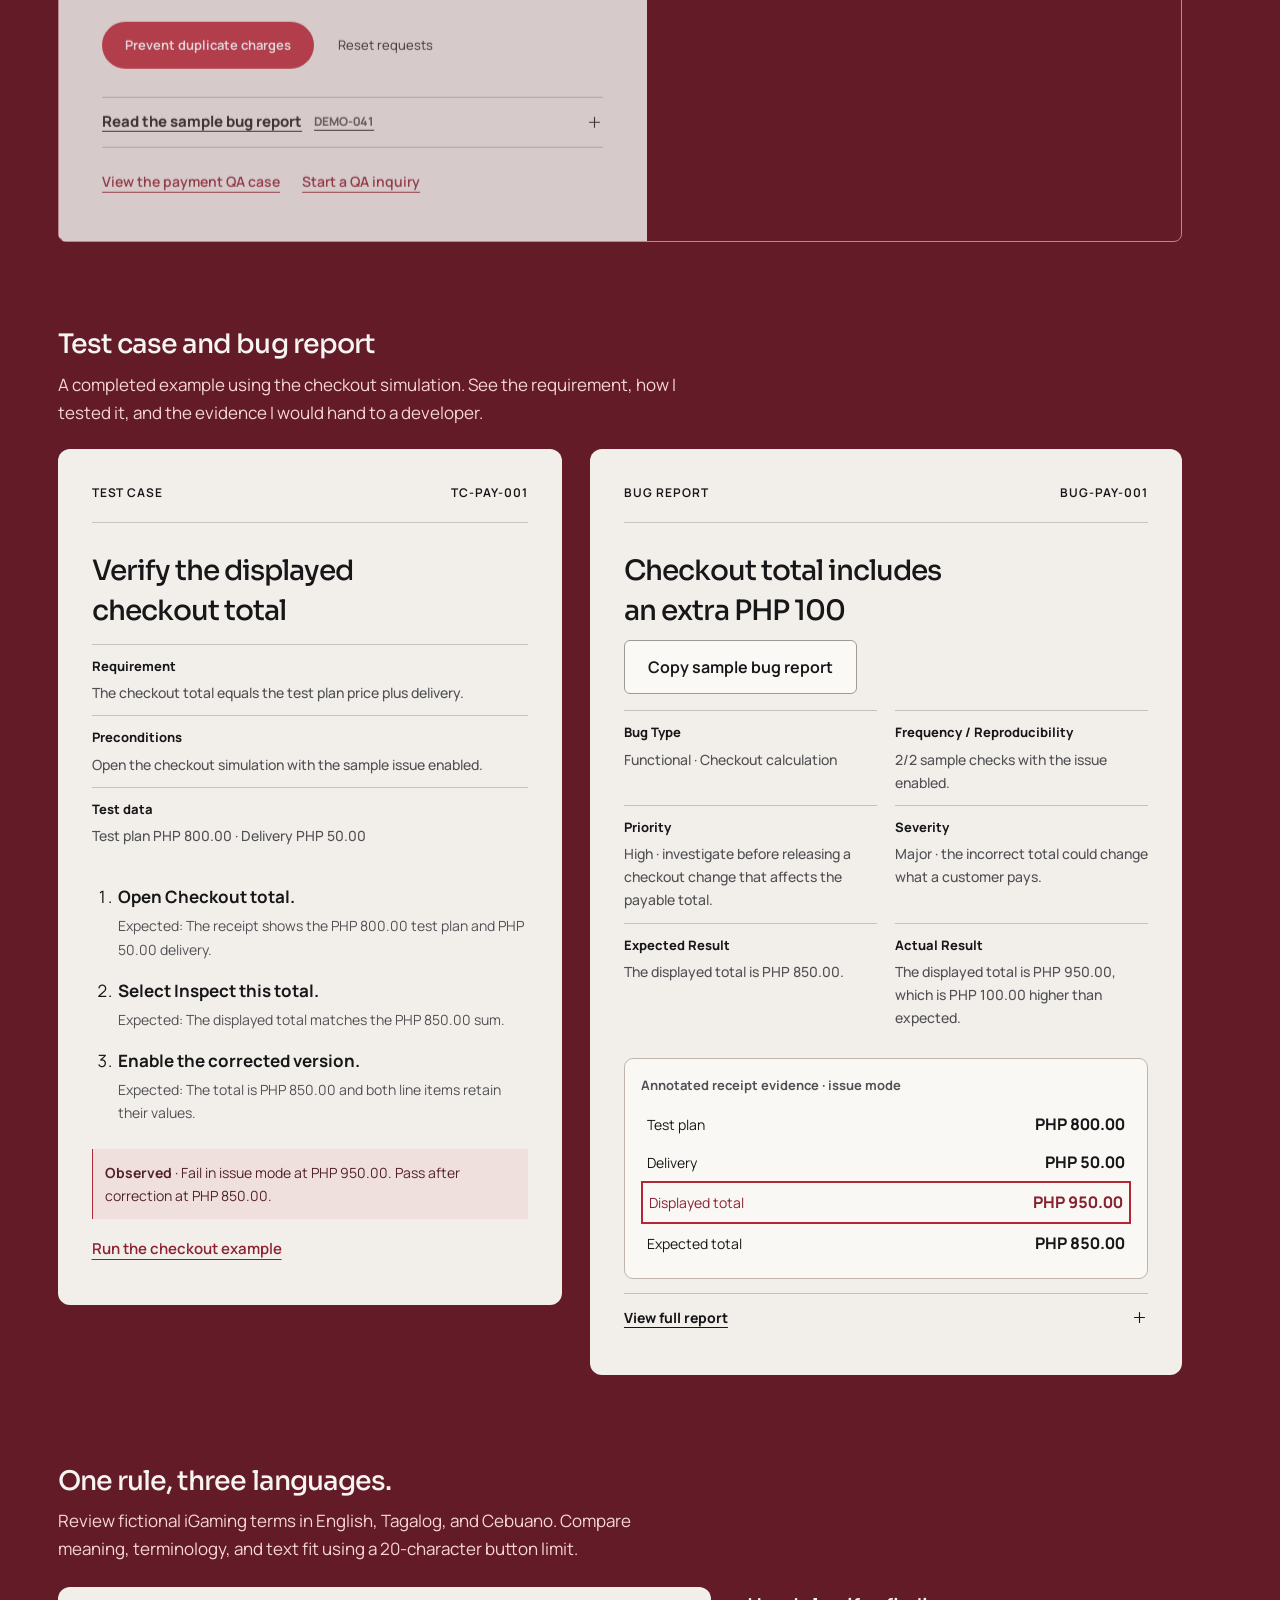
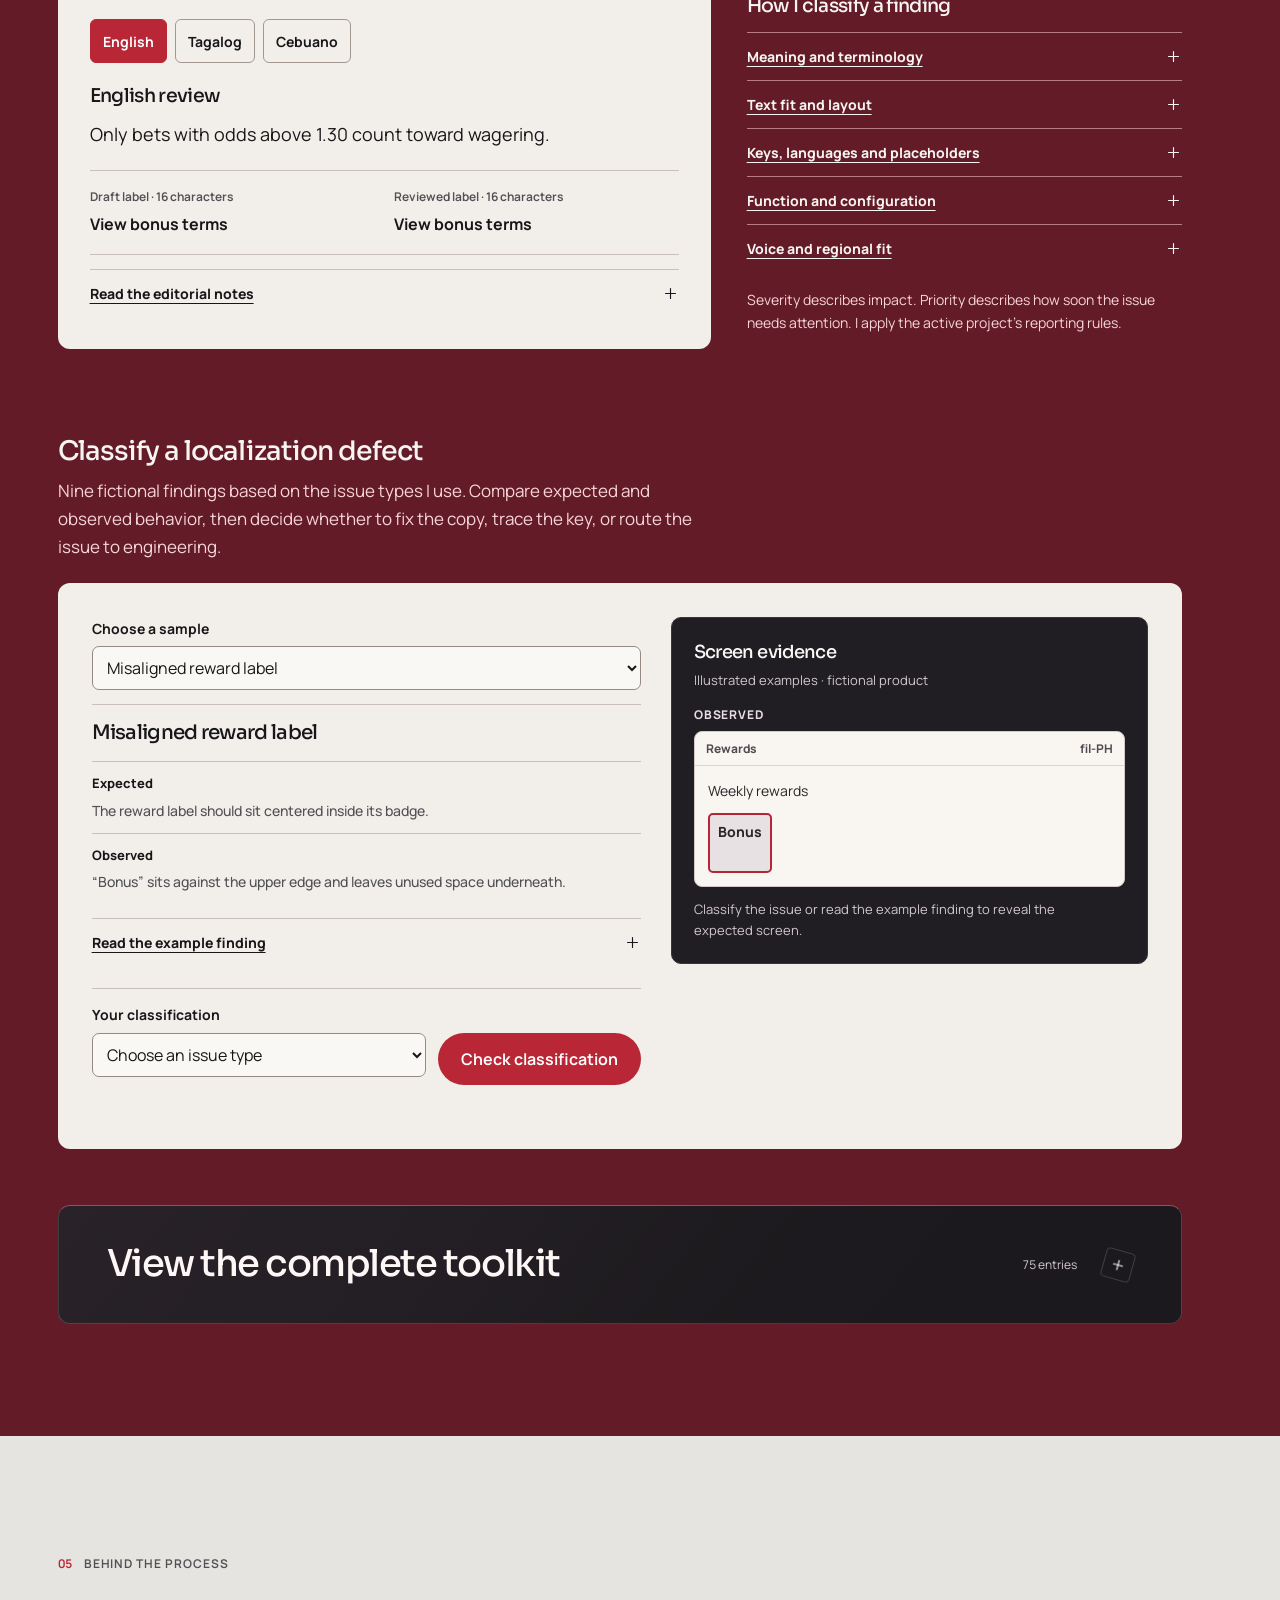
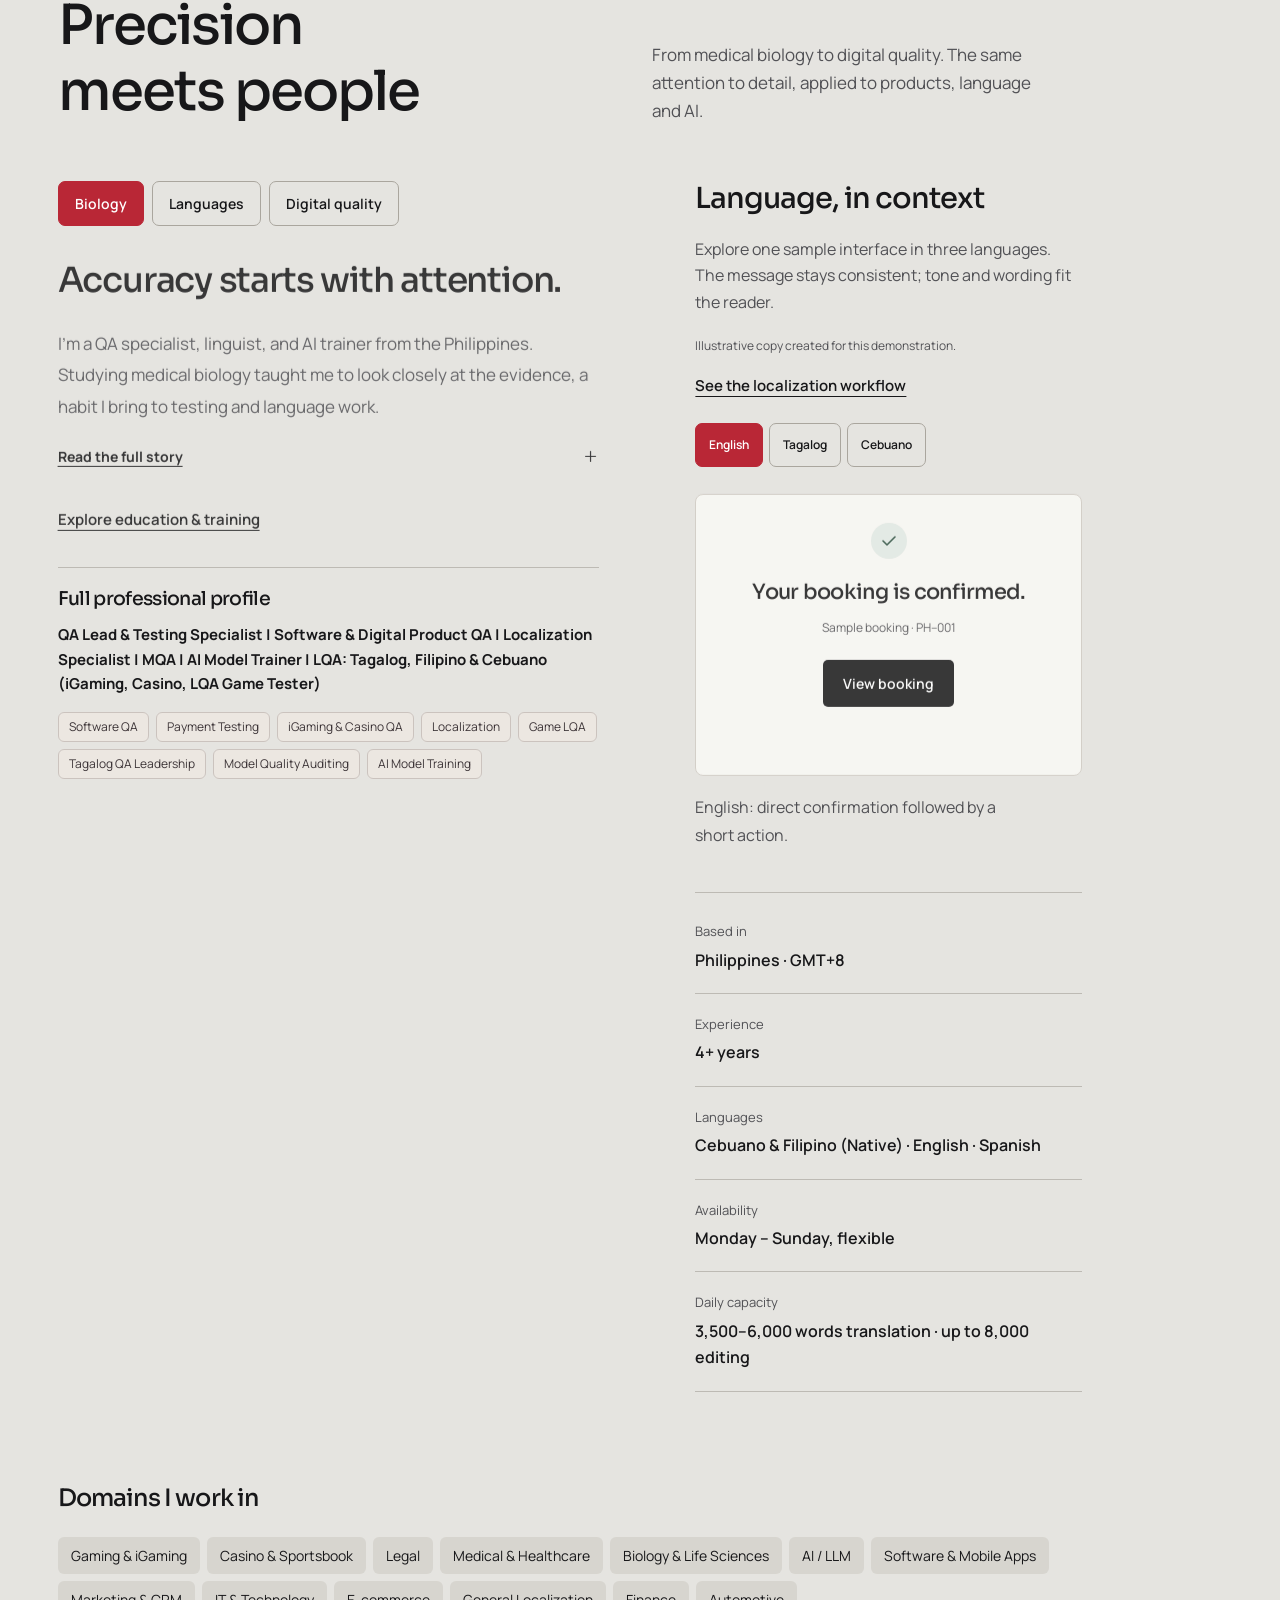
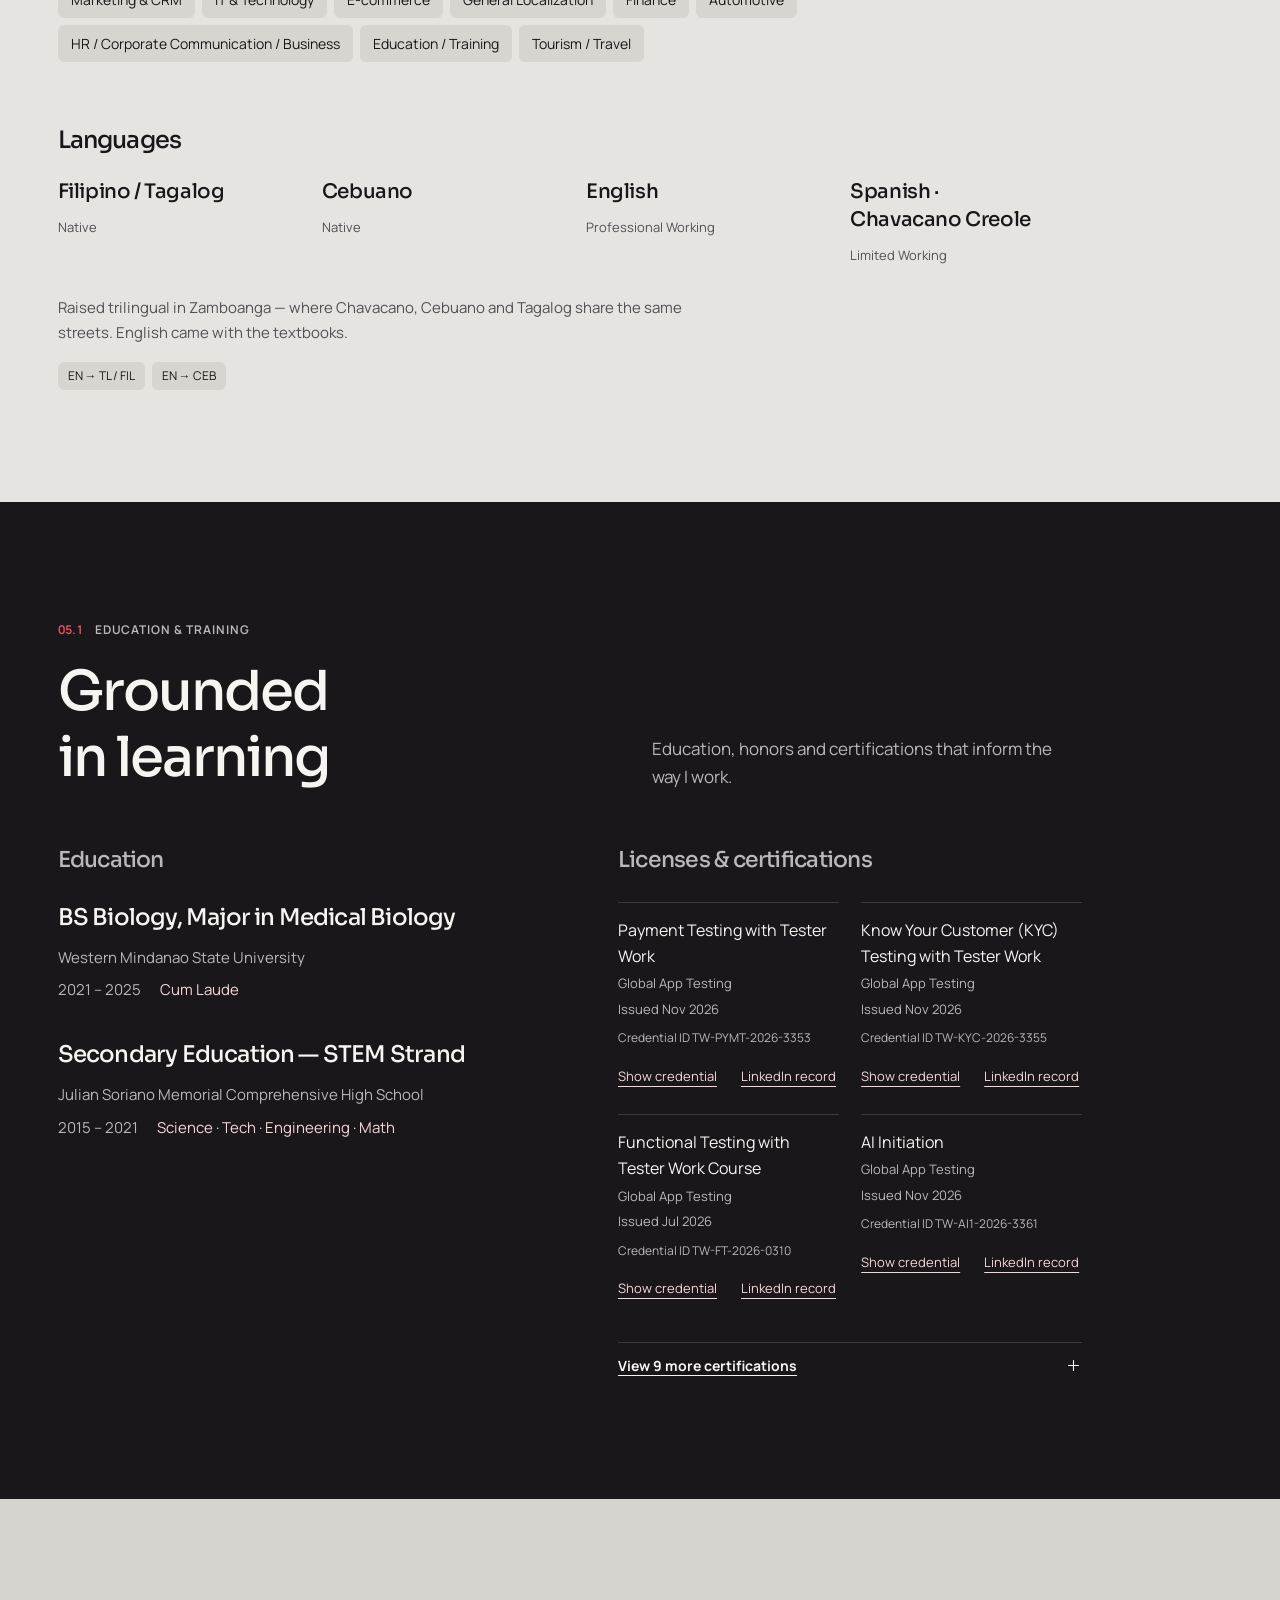
<file: highlights/payment-qa.html>
<!doctype html>
<html lang="en"><head><meta charset="utf-8"><meta name="viewport" content="width=device-width,initial-scale=1">
<title>Payment QA | Alfred Pansacala</title><meta http-equiv="refresh" content="0; url=../#focus-payment-qa"></head>
<body><p><a href="../#focus-payment-qa">Open Payment QA in Portfolio Studio</a></p></body></html>
</file>
<file: styles.css>
@font-face{font-family:Sora;src:url('assets/sora-variable.woff2') format('woff2');font-weight:100 800;font-display:swap}@font-face{font-family:Manrope;src:url('assets/manrope-variable.woff2') format('woff2');font-weight:200 800;font-display:swap}
:root{--bg:#111112;--surface:#1c1c1e;--raised:#29292c;--ink:#f6f5f2;--muted:#b9b8bc;--paper:#edecea;--paper-ink:#171719;--paper-muted:#515155;--red:#b92736;--bright:#ef5261;--oxblood:#641b28;--pale:#f6d6d8;--rule:#3b3b3f;--gutter:clamp(20px,4.5vw,72px);--ease-out:cubic-bezier(.23,1,.32,1);--ease-move:cubic-bezier(.77,0,.175,1);--display:Sora,sans-serif;--body:Manrope,sans-serif;color-scheme:dark}
*,*::before,*::after{box-sizing:border-box}html{scroll-padding-top:32px;scrollbar-color:var(--red) var(--bg)}body{margin:0;background:var(--bg);color:var(--ink);font:400 17px/1.65 var(--body);-webkit-font-smoothing:antialiased}::selection{background:var(--pale);color:var(--paper-ink)}a{color:inherit;text-underline-offset:5px;text-decoration-thickness:1px}button,input,textarea,select{font:inherit;color:inherit}button,a,input,select,textarea,summary{-webkit-tap-highlight-color:transparent}button,a,summary{touch-action:manipulation}button,summary{cursor:pointer}button{border:0}button:disabled{opacity:.5;cursor:not-allowed}input,select,textarea{caret-color:var(--bright)}button:focus-visible,a:focus-visible,summary:focus-visible,input:focus-visible,textarea:focus-visible,select:focus-visible{outline:3px solid var(--bright);outline-offset:5px}h1,h2,h3,h4,p,figure,blockquote{margin:0}h1,h2,h3,h4{font-family:var(--display);font-weight:500;line-height:1.2;letter-spacing:-.035em;text-wrap:balance}h2{font-size:clamp(34px,4.3vw,60px);max-width:17ch}h3{font-size:clamp(23px,2.1vw,30px)}h4{font-size:19px;line-height:1.4}p{max-width:72ch;text-wrap:pretty}img{display:block;max-width:100%;height:auto}ul{margin:0;padding:0;list-style:none}input,textarea,select{min-width:0;width:100%;min-height:48px;font-size:16px;border:1px solid var(--rule);border-radius:8px;padding:12px 14px;background:var(--surface)}textarea{resize:vertical;max-width:100%;min-height:128px}label{display:block;font-size:15px;font-weight:600;margin-bottom:8px}.icon{display:inline-block;vertical-align:middle;width:24px;height:24px;fill:none;stroke:currentColor;stroke-width:1.6;stroke-linecap:round;stroke-linejoin:round;flex-shrink:0}.svg-sprite{position:absolute;width:0;height:0;overflow:hidden}.wrap{max-width:1464px;margin-inline:auto;padding-inline:var(--gutter)}.section{padding-block:112px}.section-heading{display:flex;justify-content:space-between;align-items:flex-end;gap:48px;margin-bottom:56px;position:relative}.section-heading>p{max-width:43ch;color:var(--muted)}.paper{background:var(--paper);color:var(--paper-ink);color-scheme:light}.paper .section-heading>p,.paper .scope-note{color:var(--paper-muted)}.paper input{background:#f9f8f6}.red-section{background:var(--oxblood);color:var(--ink);--muted:var(--pale);--rule:#95505b}.red-section .section-heading>p{color:var(--pale)}.sr-only{position:absolute;width:1px;height:1px;padding:0;overflow:hidden;clip:rect(0,0,0,0);white-space:nowrap;border:0}.skip-link{position:fixed;z-index:100;top:12px;left:20px;padding:12px 20px;background:var(--ink);color:var(--bg);transform:translateY(-160%);border-radius:4px}.skip-link:focus{transform:translateY(0)}[hidden]{display:none!important}
.site-header{height:108px;display:flex;justify-content:space-between;align-items:center;gap:24px}.brand{display:flex;align-items:center;gap:14px;text-decoration:none;font-size:16px;font-weight:650}.brand-mark{font:500 28px/1 var(--display);display:grid;place-items:center;background:var(--red);height:44px;width:44px;border-radius:12px;letter-spacing:-.05em}.header-actions{display:flex;align-items:center;gap:12px}.text-button,.motion-button{background:none;min-height:44px;padding:9px 12px;display:flex;align-items:center;justify-content:center;gap:10px;font-size:14px;border-radius:30px}.replay .icon{width:18px;height:18px}.motion-button{background:var(--surface);padding-inline:16px}.motion-indicator{width:7px;height:7px;border-radius:100%;background:var(--bright)}.motion-button[aria-pressed=true] .motion-indicator{background:var(--muted)}
.hero{display:grid;grid-template-columns:minmax(0,1.35fr) minmax(0,1fr);gap:48px;align-items:center;padding-block:38px 56px;position:relative;min-height:620px;isolation:isolate}.hero-copy{padding-block:12px}.hero h1{font-size:clamp(56px,6.7vw,96px);font-weight:450;line-height:1.08;letter-spacing:-.04em;margin-bottom:30px}.name-line{display:block;min-height:1.08em;width:max-content;max-width:100%;position:relative}.name-line::after{content:'';position:absolute;inset:0;pointer-events:none}.typing-line::after{width:2px;background:var(--bright);left:auto;right:-8px}.hero-description{font-size:clamp(17px,1.5vw,21px);color:var(--muted);max-width:42ch;line-height:1.65;position:relative}.hero-actions{display:flex;align-items:center;gap:28px;flex-wrap:wrap;margin-top:34px}.button{min-height:52px;display:inline-flex;justify-content:center;align-items:center;gap:24px;text-decoration:none;border-radius:50px;padding:13px 23px;font-size:16px;font-weight:650;transition:transform 120ms var(--ease-out),background-color 180ms ease}.primary{background:var(--red);color:#fff}.button .icon{width:21px;height:21px}.secondary{background:var(--raised);color:var(--ink)}.white-button{background:var(--ink);color:var(--oxblood)}.plain-link{min-height:44px;display:inline-flex;align-items:center;font-weight:600;font-size:15px;white-space:normal}.hero-roles{display:flex;gap:10px 20px;flex-wrap:wrap;margin-top:42px;color:var(--muted);font-size:13px}.hero-roles>span+span{position:relative}.hero-roles>span+span::before{content:'';width:4px;height:4px;position:absolute;left:-12px;top:10px;border-radius:50%;background:var(--bright)}.portrait-composition{position:relative;align-self:center;width:100%;max-width:470px;justify-self:end;transform-origin:60% 50%}.portrait-frame{position:relative;background:#0b0b0c;border-radius:12px;isolation:isolate}.portrait-frame img{width:100%;aspect-ratio:896/1049;object-fit:cover;border-radius:12px}.portrait-composition figcaption{display:flex;justify-content:space-between;gap:16px;margin-top:16px;font-size:12px;color:var(--muted)}.portrait-composition figcaption span:last-child{color:var(--pale)}.portrait-selection{position:absolute;inset:-8px;border:1px solid var(--bright);opacity:0;pointer-events:none}.portrait-selection i{position:absolute;width:8px;height:8px;background:var(--ink);border:1px solid var(--red)}.portrait-selection i:nth-child(1){left:-4px;top:-4px}.portrait-selection i:nth-child(2){right:-4px;top:-4px}.portrait-selection i:nth-child(3){right:-4px;bottom:-4px}.portrait-selection i:nth-child(4){left:-4px;bottom:-4px}.intro-running .portrait-selection{opacity:1}.intro-toolbar{position:absolute;bottom:0;left:var(--gutter);right:var(--gutter);display:flex;justify-content:space-between;align-items:center;gap:12px;font-size:13px;color:var(--muted);padding-block:4px}.intro-toolbar button{background:none;color:var(--ink);display:flex;align-items:center;gap:12px;padding:8px 0;min-height:44px}.intro-toolbar .icon{width:16px;height:16px}.fake-cursor{pointer-events:none;position:absolute;z-index:15;opacity:0;left:0;top:0;display:flex;align-items:flex-start;gap:0;filter:drop-shadow(0 2px 2px #0003)}.fake-cursor>.icon{width:25px;height:29px;fill:var(--red);stroke:var(--ink);stroke-width:1.2}.fake-cursor>span{background:var(--red);color:white;font-size:12px;line-height:1;border-radius:3px 8px 8px 8px;padding:7px 10px;margin-top:25px;white-space:nowrap}.section-cursor{position:fixed;z-index:12}.career{padding-block:40px 60px}.career-stats{display:grid;grid-template-columns:repeat(4,minmax(0,1fr));gap:32px}.career-stats>div{display:flex;flex-direction:column;gap:4px}.career-stats strong{font:450 clamp(36px,3.5vw,50px)/1.1 var(--display);letter-spacing:-.04em;font-variant-numeric:tabular-nums}.career-stats span{font-size:14px;color:var(--muted)}.career>p{font-size:13px;color:var(--muted);margin-top:30px;max-width:none}
.filter-bar{display:flex;justify-content:space-between;align-items:center;gap:24px;margin-bottom:32px}.filters{display:flex;gap:8px;flex-wrap:wrap}.filter{background:transparent;color:var(--paper-muted);border-radius:40px;min-height:44px;padding:10px 17px;font-size:14px;font-weight:600;transition:color 150ms ease,background-color 150ms ease}.filter.active{background:var(--paper-ink);color:var(--paper)}.filter span{margin-left:8px;font-size:12px;opacity:.8}.result-count{font-size:13px;white-space:nowrap}.project-grid{display:grid;grid-template-columns:repeat(2,minmax(0,1fr));gap:24px}.project{background:#e0dfdc;padding:32px;min-width:0;display:flex;flex-direction:column;align-items:flex-start;position:relative;overflow-wrap:anywhere;border-radius:12px}.project-top{display:flex;align-items:center;justify-content:space-between;width:100%;gap:20px;font-size:13px;margin-bottom:28px}.project-symbol{width:32px;height:32px;display:grid;place-items:center;border-radius:50%;background:#0000000c}.project-symbol .icon{width:16px;height:16px}.project h3{font-size:clamp(22px,2vw,28px);max-width:25ch;margin-bottom:36px}.project-measure{display:flex;align-items:baseline;gap:14px;flex-wrap:wrap;margin-bottom:18px}.project-measure strong{font:450 clamp(34px,4vw,58px)/1.1 var(--display);letter-spacing:-.04em;white-space:nowrap}.project-measure>span{font-size:14px;max-width:22ch}.project>p{font-size:16px;line-height:1.65;color:var(--paper-muted);margin-bottom:28px;max-width:52ch}.project>.tags{margin-top:auto}.project-1{background:var(--red);color:#fff;grid-column:1/-1;display:grid;grid-template-columns:minmax(0,1fr) minmax(0,1fr);column-gap:64px;padding:40px;min-height:330px}.project-1 .project-top{grid-column:1/-1;margin-bottom:20px}.project-1 h3{font-size:clamp(28px,3.5vw,46px);max-width:20ch;grid-row:2/4;margin:0}.project-1 .project-measure{grid-column:2}.project-1 p{grid-column:2;color:#fff;margin-bottom:18px}.project-1>.tags{grid-column:2}.project-1 .tags li{color:#fff;background:#ffffff17}.project-2{background:#19191b;color:var(--ink)}.project-2>p{color:var(--muted)}.project-2 .tags li{background:#ffffff10;color:var(--ink)}.project-2 .project-symbol{background:#ffffff12}.project-3{background:#d8d5d1}.project-4{background:#e8cbd0}.project-5{background:#dedbd7}.project-6,.project-9{background:#d7d6d4}.tags{display:flex;flex-wrap:wrap;gap:7px;max-width:100%}.tags li{font-size:12px;line-height:1.5;padding:5px 10px;border-radius:6px;background:#ffffff0e;color:inherit;max-width:100%;overflow-wrap:anywhere}.paper .tags li{background:#00000008;color:var(--paper-muted)}.scope-note{font-size:13px;margin-top:24px}.impact-list{display:grid;grid-template-columns:repeat(2,minmax(0,1fr));column-gap:72px}.impact-item{display:grid;grid-template-columns:130px minmax(0,1fr);gap:24px;padding-block:32px;border-top:1px solid var(--rule)}.impact-value{font:450 clamp(30px,3vw,42px)/1.1 var(--display);letter-spacing:-.03em;color:var(--bright);white-space:nowrap;font-variant-numeric:tabular-nums}.impact-item h3{font-size:20px;line-height:1.4;letter-spacing:-.02em;margin-bottom:14px}.impact-item p{font-size:15px;color:var(--muted)}.impact-item .attribution{font-size:12px;margin-top:14px;color:var(--pale)}
.service{display:grid;grid-template-columns:minmax(0,1fr) minmax(0,1.3fr);gap:60px;padding-block:32px;border-top:1px solid #c9c8c5}.service h3{max-width:20ch}.service p{font-size:17px;margin-bottom:20px;max-width:60ch;color:var(--paper-muted)}.service-menu{margin-top:56px;padding-top:40px;border-top:1px solid #c9c8c5}.service-menu h3{font-size:20px;margin-bottom:24px}.service-menu .tags{gap:12px}.service-menu .tags li{font-size:14px;padding:8px 14px;background:#deddd9}.experience-tools{display:flex;align-items:flex-end;gap:24px;margin-bottom:40px}.search-field{max-width:380px;flex:1}.search-field label{font-size:13px;color:var(--muted)}.experience-tools .button{font-size:14px;min-height:48px}.experience-tools>span{font-size:13px;color:var(--muted);padding-bottom:12px;margin-left:auto}.role{border-top:1px solid var(--rule)}summary{list-style:none;min-height:44px}summary::-webkit-details-marker{display:none}.role summary{display:grid;grid-template-columns:190px minmax(0,1fr) 44px;align-items:start;gap:32px;padding-block:28px}.role-date{font-size:13px;color:var(--muted);padding-top:5px}.role-title h3{font-size:23px;line-height:1.45;letter-spacing:-.02em;max-width:34ch}.role-title>span{font-size:14px;color:var(--muted);display:block;margin-top:6px}.disclosure-icon{width:44px;height:44px;background:var(--surface);border-radius:100%;display:grid;place-items:center}.disclosure-icon .icon{width:18px;height:18px;transition:transform 180ms var(--ease-out)}details[open]>summary .disclosure-icon .icon,details[open]>summary>.icon{transform:rotate(45deg)}.role-detail{padding:0 76px 36px 222px}.role-summary{font-size:17px;margin-bottom:20px}.role-detail .tags{margin-bottom:20px}.responsibilities{color:var(--muted);font-size:16px}.responsibilities p,.responsibilities h4,.responsibilities ul{margin-block:16px}.responsibilities ul{padding-left:20px;list-style:disc}.responsibilities li{margin-block:10px}.responsibilities b{font-weight:650;color:var(--ink)}.responsibilities small{font-size:14px}.empty-state{padding:32px;background:var(--surface);border-radius:8px}.skill-panel{border-top:1px solid var(--rule);padding-block:28px}.skill-panel summary{display:flex;justify-content:space-between;align-items:center;gap:24px}.skill-panel summary>.icon{width:24px;height:24px;flex-shrink:0}.skill-panel h3{font-size:28px}.skill-groups{display:grid;grid-template-columns:repeat(3,minmax(0,1fr));gap:48px;padding-top:36px}.skill-group{min-width:0}.skill-group h4{font:650 14px/1.5 var(--body);color:var(--pale);letter-spacing:0;margin-bottom:16px}.skill-group ul{font-size:16px}.skill-group li{margin-block:10px;overflow-wrap:anywhere}.skill-group small{font-size:12px;color:var(--pale);font-weight:400;margin-left:6px;white-space:normal}.about-grid{display:grid;grid-template-columns:minmax(0,1.4fr) minmax(0,1fr);gap:96px}.about-body>p+p{margin-top:22px}.about-body>p{font-size:18px;color:var(--paper-muted)}.about-facts dl,.availability dl{margin:0}.about-facts dl>div{padding-bottom:20px;margin-bottom:20px;border-bottom:1px solid #cccbc8}.about-facts dt{font-size:13px;color:var(--paper-muted)}dd{margin:4px 0 0;font-size:16px;font-weight:600;overflow-wrap:anywhere}.profile-details{margin-top:28px;padding-top:20px;border-top:1px solid #cccbc8;font-size:15px}.profile-details summary{display:flex;justify-content:space-between;align-items:center;gap:20px;font-weight:650}.profile-details p{margin-block:16px}.profile-details .icon{width:18px;height:18px}.specializations{margin-top:72px}.specializations h3,.language-section>h3{font-size:24px;margin-bottom:24px}.specializations .tags li{font-size:14px;padding:8px 13px}.language-section{margin-top:64px}.language-list{display:grid;grid-template-columns:repeat(4,minmax(0,1fr));gap:32px}.language-list h3{font-size:20px;line-height:1.4;letter-spacing:-.02em;margin-bottom:6px}.language-list span{font-size:13px;color:var(--paper-muted)}.language-section>p{font-size:15px;color:var(--paper-muted);margin-block:28px 16px}.credential-grid{display:grid;grid-template-columns:minmax(0,1fr) minmax(0,1fr);gap:96px}.credential-grid>div>h3{font-size:22px;margin-bottom:28px;color:var(--muted)}.education-list article{margin-bottom:36px}.education-list h4{font-size:23px;margin-bottom:12px;max-width:28ch}.education-list p{font-size:15px;color:var(--muted);margin-top:8px}.honor{color:var(--pale);display:inline-block;margin-left:16px}.certification-list li{display:flex;flex-direction:column;gap:4px;padding-block:14px;border-top:1px solid var(--rule)}.certification-list span{font-size:16px}.certification-list small{font-size:13px;color:var(--muted)}.brand-list{display:flex;flex-wrap:wrap;gap:20px 36px;align-items:center;font-family:var(--display);font-size:clamp(22px,2vw,28px);font-weight:500;letter-spacing:-.025em}.platform-section{margin-top:56px}.platform-section h3{font-size:20px;margin-bottom:24px}.platform-list{display:flex;gap:12px 28px;flex-wrap:wrap;font-size:16px;color:var(--paper-muted)}.principle{padding-block:100px}.principle blockquote{font:450 clamp(28px,3.8vw,52px)/1.3 var(--display);letter-spacing:-.035em;max-width:26ch}.principle>p{font-size:14px;color:var(--muted);margin-top:24px}.principle .principle-honor{font-size:13px;color:var(--pale);margin-top:12px}.contact-grid{display:grid;grid-template-columns:minmax(0,1fr) minmax(0,1.1fr);gap:96px}.contact-email{font-family:var(--display);font-size:clamp(20px,2.15vw,30px);letter-spacing:-.03em;overflow-wrap:anywhere;display:block;line-height:1.5}.phone-link{display:inline-flex;align-items:center;min-height:44px;font-size:20px;margin-top:18px;text-decoration:none}.social-links{display:flex;gap:12px 24px;flex-wrap:wrap;margin-block:24px 36px}.social-links a{min-height:44px;display:inline-flex;align-items:center;font-size:14px}.availability{margin-top:20px}.availability summary{display:flex;align-items:center;justify-content:space-between;font-size:17px;gap:20px}.availability dl{padding-top:24px}.availability dl>div{display:grid;grid-template-columns:1fr 1.3fr;gap:16px;padding-block:10px}.availability dt{font-size:13px;color:var(--pale)}.availability dd{font-size:14px;margin:0;font-weight:400}.availability .icon{width:18px;height:18px}.contact-options{display:grid;grid-template-columns:1fr 1fr;gap:20px;margin-top:36px}.contact-options a{display:block;text-decoration:none;overflow-wrap:anywhere}.contact-options a span{display:block;font-size:12px;color:var(--pale);margin-bottom:4px}.contact-options strong{font-weight:500;font-size:13px;line-height:1.5;display:block}.inquiry-form h3{font-size:25px;line-height:1.4}.inquiry-form>p{font-size:14px;color:var(--pale);margin-block:16px 24px}.inquiry-form input,.inquiry-form select,.inquiry-form textarea{background:#4e1520;border-color:#a7656f;color:var(--ink)}.inquiry-form input::placeholder,.inquiry-form textarea::placeholder{color:#dcbac0}.inquiry-form label{font-size:13px;margin-top:20px}.inquiry-form .form-row label{margin-top:0}.form-row{display:grid;grid-template-columns:1fr 1fr;gap:20px}.inquiry-form .button{margin-top:24px}.inquiry-form .form-status{margin:12px 0 0;min-height:24px;font-size:13px}.site-footer{padding-block:60px 44px}.footer-name{font:450 clamp(40px,6vw,84px)/1.2 var(--display);letter-spacing:-.04em;text-decoration:none}.site-footer>div{display:flex;align-items:center;gap:24px;flex-wrap:wrap;margin-top:36px;font-size:13px;color:var(--muted)}.site-footer>div span{margin-left:auto}.site-footer>div a{min-height:44px;display:flex;align-items:center}.noscript-nav{position:fixed;bottom:0;background:var(--surface);padding:12px;display:flex;gap:16px;width:100%;z-index:100;font-size:13px;flex-wrap:wrap}body.motion-off *,body.keyboard-input *{animation-duration:0s!important;transition-duration:0s!important;scroll-behavior:auto!important}
@media(hover:hover) and (pointer:fine){.primary:hover{background:#b22432}.button:hover{transform:translateY(-2px)}.text-button:hover{background:var(--surface)}.filter:not(.active):hover{background:#d7d6d3}summary:hover h3{color:var(--bright)}.paper summary:hover{color:#a41f2c}.plain-link:hover,.social-links a:hover{text-decoration-thickness:2px}}
.button:active,.text-button:active,.motion-button:active,.filter:active,.nav-toggle:active{transform:scale(.97)}
@media(min-width:1600px){.hero{min-height:690px}.hero h1{font-size:96px}}
@media(max-width:1100px){.hero{gap:32px;grid-template-columns:minmax(0,1.25fr) minmax(0,1fr);min-height:570px;padding-top:24px}.hero h1{font-size:clamp(54px,6.8vw,76px)}.hero-description{font-size:17px}.hero-roles{font-size:12px;gap:8px 18px}.hero-actions{gap:20px}.portrait-composition figcaption{font-size:12px;gap:8px}.section{padding-block:88px}.section-heading{gap:36px}.impact-list{column-gap:40px}.impact-item{grid-template-columns:100px minmax(0,1fr);gap:20px}.impact-value{font-size:32px}.impact-item h3{font-size:18px}.about-grid,.contact-grid,.credential-grid{gap:52px}.project-1{gap:24px}.project-measure{gap:8px}.project-measure>span{font-size:12px}.role summary{grid-template-columns:150px minmax(0,1fr) 44px;gap:24px}.role-detail{padding-left:174px}.role-title h3{font-size:21px}}
@media(max-width:800px){.site-header{height:88px}.brand{font-size:14px;gap:10px}.brand-mark{width:38px;height:38px;font-size:25px}.header-actions{gap:4px}.text-button{font-size:12px;gap:6px;padding:8px}.motion-button{font-size:12px;padding-inline:12px;gap:7px}.hero{grid-template-columns:minmax(0,1.15fr) minmax(0,1fr);gap:24px;min-height:500px;padding-bottom:48px}.hero h1{font-size:clamp(44px,6.6vw,56px);margin-bottom:24px}.hero-description{font-size:15px}.hero-actions{margin-top:24px;gap:12px}.button{font-size:14px;padding:12px 18px;gap:16px;min-height:48px}.hero-roles{display:none}.hero-actions .plain-link{font-size:13px}.portrait-composition figcaption{font-size:12px;flex-wrap:wrap;gap:3px}.career{padding-block:30px 48px}.career-stats{gap:20px}.career-stats strong{font-size:36px}.career-stats span{font-size:12px}.section-heading{align-items:flex-start;flex-direction:column;gap:20px;margin-bottom:40px}.section-heading>p{max-width:64ch}.section{padding-block:72px}h2{font-size:40px;max-width:23ch}.project{padding:24px}.project h3{font-size:23px}.project-1{padding:32px;column-gap:32px}.project-1 h3{font-size:32px}.project-measure strong{font-size:38px}.filter-bar{align-items:flex-start;flex-direction:column;gap:12px}.impact-list{grid-template-columns:1fr}.impact-item{grid-template-columns:125px minmax(0,1fr);gap:28px}.impact-value{font-size:38px}.impact-item h3{font-size:22px}.service{gap:40px;grid-template-columns:minmax(0,1fr) minmax(0,1.3fr)}.service h3{font-size:25px}.service p{font-size:16px}.about-grid,.contact-grid,.credential-grid{grid-template-columns:1fr;gap:48px}.about-facts dl{display:grid;grid-template-columns:1fr 1fr;gap:24px}.about-facts dl>div{margin:0}.about-body>p{font-size:17px}.language-list{grid-template-columns:1fr 1fr}.skill-groups{gap:24px}.skill-panel h3{font-size:26px}.skill-group li{font-size:14px}.skill-group small{display:block;margin-left:0;margin-top:3px}.experience-tools{gap:16px;flex-wrap:wrap}.experience-tools>span{display:none}.role summary{grid-template-columns:120px minmax(0,1fr) 36px;gap:18px}.role-title h3{font-size:20px}.role-date{font-size:12px}.role-detail{padding-left:138px;padding-right:54px}.disclosure-icon{width:36px;height:36px}.responsibilities{font-size:15px}.skill-groups{padding-top:24px}.principle{padding-block:72px}.contact-grid{gap:56px}.contact-email{font-size:28px}.contact-options{grid-template-columns:repeat(3,minmax(0,1fr))}.site-footer{padding-block:44px 40px}.site-footer>div span{margin-left:0}.site-footer{padding-bottom:112px}}
@media(max-width:600px){.site-header{height:84px;gap:10px}.brand>span:last-child{font-size:12px;max-width:76px;line-height:1.4}.brand-mark{width:34px;height:34px;font-size:24px;border-radius:9px}.header-actions{gap:0}.replay{padding-inline:6px}.replay span{display:none}.replay .icon{width:20px;height:20px}.motion-button{font-size:12px;min-height:40px;padding-inline:10px}.hero{grid-template-columns:1fr;gap:32px;min-height:auto;padding-top:20px;padding-bottom:52px}.hero-copy{padding:0}.hero h1{font-size:clamp(48px,12.5vw,74px);margin-bottom:24px;line-height:1.06}.hero-description{font-size:16px;max-width:36ch;line-height:1.65}.hero-actions{gap:24px;margin-top:24px}.hero-actions .button{font-size:14px}.hero-actions .plain-link{font-size:13px}.portrait-composition{max-width:none;justify-self:stretch;display:grid;grid-template-columns:minmax(0,1fr) 100px;align-items:end;gap:20px}.portrait-frame{max-width:330px}.portrait-composition figcaption{font-size:12px;display:flex;flex-direction:column;gap:12px;align-self:end;padding-bottom:8px;line-height:1.5;margin:0}.intro-toolbar{font-size:12px;gap:8px;bottom:0}.intro-toolbar button{font-size:12px;white-space:nowrap}.intro-cursor>span{font-size:12px}.intro-cursor>.icon{width:20px}.career{padding-block:24px 44px}.career-stats{grid-template-columns:1fr 1fr;gap:28px 24px}.career-stats strong{font-size:38px}.career-stats span{font-size:12px;max-width:20ch}.career>p{font-size:12px;margin-top:26px}.section{padding-block:60px}.section-heading{gap:18px;margin-bottom:32px}h2{font-size:clamp(30px,8.7vw,40px);max-width:18ch}.section-heading>p{font-size:15px}.filters{gap:6px}.filter{font-size:12px;padding:10px 13px}.result-count{font-size:12px}.project-grid{grid-template-columns:1fr;gap:16px}.project{padding:26px}.project-top{font-size:12px;margin-bottom:22px}.project h3{font-size:24px;margin-bottom:28px;max-width:24ch}.project-measure strong{font-size:44px}.project-measure span{font-size:13px}.project>p{font-size:15px;margin-bottom:22px}.project .tags li{font-size:12px}.project-1{display:flex;gap:0;min-height:0}.project-1 h3{font-size:30px;margin-bottom:36px}.project-1 .project-measure{margin-bottom:18px}.project-1>.tags{margin-top:0}.project-measure{gap:10px}.scope-note{font-size:12px}.impact-item{grid-template-columns:92px minmax(0,1fr);gap:18px;padding-block:26px}.impact-value{font-size:30px}.impact-item h3{font-size:18px;margin-bottom:10px}.impact-item p{font-size:14px}.impact-item .attribution{font-size:12px}.service{grid-template-columns:minmax(0,1fr);gap:18px;padding-block:26px}.service h3{font-size:25px;max-width:24ch}.service p{font-size:15px;margin-bottom:16px}.service .tags li{font-size:12px}.service-menu{margin-top:28px;padding-top:28px}.service-menu .tags{gap:7px}.service-menu .tags li{font-size:12px;padding:7px 10px}.experience-tools{align-items:flex-start;gap:16px;margin-bottom:24px}.search-field{max-width:100%;flex-basis:100%}.experience-tools .button{font-size:12px;min-height:44px}.experience-tools .search-field label{font-size:12px}.role summary{grid-template-columns:minmax(0,1fr) 36px;gap:8px 16px;padding-block:24px}.role-date{grid-column:1;font-size:12px;padding:0}.role-title{grid-column:1;grid-row:2}.role-title h3{font-size:20px;line-height:1.4;max-width:25ch}.role-title>span{font-size:12px}.disclosure-icon{grid-column:2;grid-row:1/3;align-self:center}.role-detail{padding:0 0 28px}.role-summary{font-size:15px}.role-detail .tags li{font-size:12px}.responsibilities{font-size:14px}.skill-panel{padding-block:24px}.skill-panel h3{font-size:23px}.skill-groups{grid-template-columns:1fr;gap:24px;padding-top:24px}.skill-group h4{font-size:13px;margin-bottom:10px}.skill-group ul{display:flex;flex-wrap:wrap;gap:8px}.skill-group li{font-size:13px;background:#ffffff0a;border-radius:5px;padding:7px 10px;margin:0;max-width:100%}.skill-group small{font-size:12px}.about-grid{gap:36px}.about-body>p{font-size:16px}.about-facts dl{grid-template-columns:1fr;gap:20px}.about-facts dt{font-size:12px}.about-facts dd{font-size:15px}.specializations{margin-top:44px}.specializations h3,.language-section>h3{font-size:22px}.specializations .tags li{font-size:12px;padding:7px 10px}.language-section{margin-top:44px}.language-list{gap:24px 18px}.language-list h3{font-size:18px}.language-list span{font-size:12px}.language-section>p{font-size:14px}.credential-grid{gap:44px}.education-list h4{font-size:21px}.education-list p{font-size:14px}.honor{margin-left:8px}.credential-grid>div>h3{font-size:20px;margin-bottom:24px}.certification-list span{font-size:15px}.certification-list small{font-size:12px}.brand-list{font-size:23px;gap:20px 26px}.platform-section{margin-top:40px}.platform-list{font-size:14px;gap:12px 20px}.principle{padding-block:60px}.principle blockquote{font-size:30px;max-width:20ch;line-height:1.35}.principle>p{font-size:12px}.principle .principle-honor{font-size:12px}.contact-email{font-size:22px}.phone-link{font-size:18px}.social-links{gap:8px 20px;margin-block:16px 28px}.social-links a{font-size:13px}.contact-options{grid-template-columns:1fr 1fr;gap:24px 18px}.contact-options strong{font-size:12px}.inquiry-form h3{font-size:24px}.inquiry-form>p{font-size:13px}.form-row{grid-template-columns:1fr;gap:20px}.form-row input{min-height:48px}.availability summary{font-size:16px}.availability dd{font-size:13px}.availability dt{font-size:12px}.site-footer>div{gap:12px 24px;align-items:flex-start;flex-wrap:wrap;font-size:12px}.site-footer>div>p{flex-basis:100%}.site-footer>div>span{flex-basis:100%}.footer-name{font-size:36px}.fake-cursor>span{font-size:12px}.section-cursor>.icon{width:20px;height:25px}}
@media(max-width:360px){.hero h1{font-size:44px}.hero-actions{gap:14px}.hero-actions .button{padding-inline:16px;font-size:12px}.hero-actions .plain-link{font-size:12px}.portrait-composition{grid-template-columns:minmax(0,1fr) 80px;gap:14px}.portrait-composition figcaption{font-size:12px}.project{padding:22px}.project h3{font-size:22px}.project-measure strong{font-size:38px}.impact-item{grid-template-columns:80px minmax(0,1fr);gap:16px}.impact-value{font-size:27px}.impact-item h3{font-size:17px}.contact-email{font-size:20px}.footer-name{font-size:30px}}
@media(prefers-reduced-motion:reduce){*,*::before,*::after{animation-duration:0s!important;transition-duration:0s!important;scroll-behavior:auto!important}.fake-cursor,.portrait-selection{display:none!important}}

/* The glass rail folds to icons after scrolling; labels remain keyboard accessible. */
.floating-nav{position:fixed;right:18px;top:50%;transform:translateY(-50%);z-index:30;width:148px;padding:8px;color:var(--ink);pointer-events:none;isolation:isolate}
.floating-nav::before{content:'';position:absolute;inset:0;z-index:-1;background:#202022ed;border:1px solid #ffffff26;border-radius:16px;backdrop-filter:blur(12px);-webkit-backdrop-filter:blur(12px);box-shadow:0 8px 28px #0002;transform-origin:right center;transition:transform 220ms var(--ease-out)}
.nav-toggle{display:none}.nav-links{display:grid;gap:4px;pointer-events:none}
.nav-links a{position:relative;display:grid;grid-template-columns:minmax(0,1fr) 20px;align-items:center;gap:12px;width:100%;min-height:44px;margin-left:auto;padding:11px 12px;border-radius:9px;text-decoration:none;font-size:13px;font-weight:600;line-height:1.45;pointer-events:auto;transition:background-color 150ms ease,transform 120ms var(--ease-out)}
.nav-links .icon{width:20px;height:20px}.nav-label{white-space:nowrap}
.nav-links a[aria-current=location]{background:var(--red);color:#fff}
@media(hover:hover) and (pointer:fine){.nav-links a:hover{background:#ffffff16}.nav-links a[aria-current=location]:hover{background:var(--red)}}
@media(min-width:1101px){
 .wrap{padding-right:calc(var(--gutter) + 140px)}.hero{gap:40px}.intro-toolbar{right:calc(var(--gutter) + 140px)}
 .floating-nav.is-scrolled::before{transform:scaleX(.4324)}
 .is-scrolled .nav-links a{width:48px;grid-template-columns:20px;justify-content:center}
 .is-scrolled .nav-label{position:absolute;right:calc(100% + 12px);top:50%;padding:10px 14px;min-height:40px;background:#29292cf5;color:var(--ink);border:1px solid #ffffff24;border-radius:9px;opacity:0;visibility:hidden;pointer-events:none;transform:translate(8px,-50%) scale(.97);transform-origin:right center;transition:opacity 125ms var(--ease-out),transform 125ms var(--ease-out)}
 .is-scrolled a:focus-visible .nav-label{opacity:1;visibility:visible;transform:translate(0,-50%) scale(1)}
}
@media(min-width:1101px) and (hover:hover) and (pointer:fine){.is-scrolled .nav-links a:hover .nav-label{opacity:1;visibility:visible;transform:translate(0,-50%) scale(1)}}
@media(max-width:1100px){
 .floating-nav{top:auto;bottom:calc(20px + env(safe-area-inset-bottom));right:20px;transform:none;width:auto;padding:0}.floating-nav::before{display:none}
 .nav-toggle{display:flex;align-items:center;justify-content:center;gap:10px;min-width:100px;min-height:48px;padding:12px 16px;background:#252527f2;border:1px solid #ffffff35;border-radius:12px;color:var(--ink);backdrop-filter:blur(12px);-webkit-backdrop-filter:blur(12px);box-shadow:0 6px 24px #0003;pointer-events:auto;transition:transform 120ms var(--ease-out)}
 .nav-toggle .icon{height:20px;width:20px}.nav-caption{font-size:14px;font-weight:650}.nav-close-icon{display:none}
 .floating-nav.is-scrolled:not(.open) .nav-toggle{min-width:52px;padding:12px 14px}.floating-nav.is-scrolled:not(.open) .nav-caption{display:none}
 .nav-links{position:absolute;right:0;bottom:60px;width:min(248px,calc(100vw - 40px));padding:8px;background:#202022f2;border:1px solid #ffffff26;border-radius:14px;box-shadow:0 8px 28px #0003;backdrop-filter:blur(12px);-webkit-backdrop-filter:blur(12px);opacity:0;visibility:hidden;pointer-events:none;transform:translateY(8px) scale(.97);transform-origin:bottom right;transition:opacity 180ms var(--ease-out),transform 180ms var(--ease-out)}
 .nav-links a{font-size:15px;min-height:46px;pointer-events:none}.floating-nav.open .nav-links{opacity:1;visibility:visible;pointer-events:auto;transform:translateY(0) scale(1)}.floating-nav.open .nav-links a{pointer-events:auto}.floating-nav.open .nav-open-icon{display:none}.floating-nav.open .nav-close-icon{display:block}
 .site-footer{padding-bottom:110px}
}
body.keyboard-input .floating-nav::before,body.motion-off .floating-nav::before{transition:none}
.project-details{margin-top:20px;font-size:15px;line-height:1.7;grid-column:1/-1;min-width:0}.project-details summary{display:flex;align-items:center;justify-content:space-between;gap:16px;min-height:44px;font-weight:650;font-size:14px}.project-details .icon{width:18px;height:18px}.project-details[open] .icon{transform:rotate(45deg)}.project-details p{margin-top:16px;overflow-wrap:anywhere}.project-details p:last-child{margin-bottom:4px}
.project-top>span:first-child,.tags li,.role-title,.role-title>span,.skill-group li,.contact-email,.contact-options strong{overflow-wrap:anywhere;min-width:0}
.portrait-frame{aspect-ratio:896/1049}.portrait-frame img{position:relative}.portrait-fallback{position:absolute;inset:0;display:grid;align-content:center;padding:24px;font:500 clamp(26px,4vw,52px)/1.2 var(--display);color:var(--pale)}.portrait-frame.image-missing img{visibility:hidden}

.copy-email{display:inline-flex;align-items:center;min-height:44px;padding:8px 12px;margin-top:10px;background:#ffffff12;color:var(--ink);border-radius:8px;font-size:14px}
@media(prefers-reduced-motion:reduce){.nav-links{transform:none!important}.button:active,.text-button:active,.motion-button:active,.filter:active,.nav-toggle:active{transform:none}}
@media(max-width:480px){.project-details{font-size:14px}.project-details summary{font-size:13px}.hero-description{font-size:16px}.contact-email{font-size:clamp(19px,5.2vw,23px)}}

.paper .project-1 .tags li,.paper .project-2 .tags li{color:var(--ink);background:#ffffff17}
.project-details{width:100%}
.project-details p{color:inherit}
.name-line,h2,h3,h4{overflow-wrap:anywhere}
.project-measure strong{max-width:100%;font-size:clamp(30px,4vw,58px)}
@media(max-width:480px){.tags li,.paper .tags li{font-size:12px}.role-title>span,.skill-group small{font-size:12px}.project-measure strong{font-size:clamp(25px,9.2vw,40px)}}

@media(hover:hover) and (pointer:fine){.paper .project-1 summary:hover,.paper .project-2 summary:hover{color:#fff}.red-section summary:hover h3{color:var(--ink)}}

.hero-copy,.portrait-composition,.portrait-composition figcaption{min-width:0;max-width:100%;overflow-wrap:anywhere}
.project h3{max-width:min(100%,25ch)}.project>p{max-width:min(100%,52ch)}.project>*{min-width:0;max-width:100%}
.project-measure strong{white-space:normal;overflow-wrap:normal}
.career-stats{display:flex;flex-wrap:wrap}.career-stats>div{flex:1 1 140px;min-width:min-content;max-width:100%}.career-stats span{overflow-wrap:anywhere}
@media(max-width:560px){.hero{grid-template-columns:minmax(0,1fr)}.portrait-composition figcaption span{max-width:100%;overflow-wrap:anywhere}}

.service>div,.service h3,.service p{min-width:0;max-width:100%;overflow-wrap:anywhere}

/* Each project owns its height, including when its native disclosure opens. */
.project-grid{align-items:start}.project{align-self:start}
.project-details .icon{transition:transform 160ms var(--ease-out)}
@supports(interpolate-size:allow-keywords){
 .project-details{interpolate-size:allow-keywords}
 .project-details::details-content{height:0;overflow:clip;opacity:0;transition:height 220ms var(--ease-out),opacity 160ms var(--ease-out),content-visibility 220ms allow-discrete}
 .project-details[open]::details-content{height:auto;opacity:1}
}
/* Reversible scroll visits: text types in place; red selection frames own no layout. */
.assembly-unit{position:relative;isolation:isolate}
.assembly-overlay{position:absolute;inset:0;z-index:8;pointer-events:none;border-radius:inherit;contain:layout style;margin:0!important;padding:0!important;list-style:none;background:none!important;max-width:none!important}
.assembly-selection{position:absolute;inset:1px;border:1px solid var(--bright);border-radius:inherit;opacity:0;pointer-events:none;max-width:none!important}
.assembly-selection>i{position:absolute;width:7px;height:7px;background:var(--ink);border:1px solid var(--red)}
.corner-nw{left:-4px;top:-4px}.corner-ne{right:-4px;top:-4px}.corner-se{right:-4px;bottom:-4px}.corner-sw{left:-4px;bottom:-4px}
.paper .assembly-selection{border-color:var(--red)}.paper .project-1 .assembly-selection{border-color:#ffafb9}
.type-caret{position:absolute;top:0;left:0;z-index:3;width:2px;height:22px;background:var(--bright);color:var(--bright);pointer-events:none;max-width:none!important}
.type-caret::before,.type-caret::after{content:'';position:absolute;left:-3px;width:8px;height:2px;background:currentColor}.type-caret::before{top:0}.type-caret::after{bottom:0}
.project-1 .type-caret{background:#fff;color:#fff}
.placement-cursor{position:absolute;top:0;left:0;z-index:2;display:flex;align-items:flex-start;gap:0;width:94px;pointer-events:none;color:var(--red);max-width:none!important}
.placement-cursor>.icon{width:20px;height:24px;fill:var(--red);stroke:var(--ink);stroke-width:1.2}
.assembly-overlay>.placement-cursor>span{margin-top:19px;margin-left:-3px;padding:4px 7px;border-radius:0 6px 6px 6px;background:var(--red);color:#fff;font:650 12px/1.25 var(--body);white-space:nowrap;max-width:none;flex-shrink:0}
.placement-cursor>span::before{content:attr(data-label)}
.writing-token{display:inline!important;font:inherit!important;line-height:inherit!important;letter-spacing:inherit!important;color:inherit!important;pointer-events:none;animation:write-token 80ms linear backwards}
@keyframes write-token{from{opacity:var(--writing-start,0)}to{opacity:1}}
.assembly-unit[data-assembly-runs]:not([data-assembly-runs="1"]) .writing-token{animation-name:write-return}
@keyframes write-return{from{opacity:var(--writing-start,.12)}to{opacity:1}}
@media(prefers-reduced-motion:reduce){.assembly-overlay{display:none!important}.writing-token{animation:none!important;opacity:1!important}}
body.motion-off .assembly-overlay,body.keyboard-input .assembly-overlay{display:none}
body.motion-off .writing-token,body.keyboard-input .writing-token{animation:none!important;opacity:1!important}
.portrait-fallback{visibility:hidden}.portrait-frame.image-missing .portrait-fallback{visibility:visible}
</file>
<file: explore.css>
/* Quality workspaces: an editorial portfolio with inspectable, independent records. */
.choice-row{display:flex;flex-wrap:wrap;gap:8px}
.choice-row button,.story-tabs button,.lab-tabs button{min-height:44px;padding:10px 16px;border:1px solid var(--rule);border-radius:7px;background:transparent;color:inherit;font-size:14px;font-weight:600;transition:background-color 150ms ease,color 150ms ease,border-color 150ms ease,transform 120ms var(--ease-out)}
.choice-row button[aria-pressed=true],.story-tabs button[aria-selected=true],.lab-tabs button[aria-selected=true]{background:var(--red);color:#fff;border-color:var(--red)}
.paper .choice-row button,.paper .story-tabs button{border-color:#bcbab6}
.paper .choice-row button[aria-pressed=true],.paper .story-tabs button[aria-selected=true]{border-color:var(--red)}
.hero-lenses{margin-top:28px;max-width:530px}
.hero-lenses .choice-row{gap:6px}
.hero-lenses .choice-row button{padding:7px 18px;min-width:62px}
.hero-focus{border-left:1px solid var(--red);padding:0 0 0 18px;margin-top:20px;min-height:140px}
.hero-focus .lens-title{font-family:var(--display);font-weight:500;color:var(--ink);font-size:19px;line-height:1.4;letter-spacing:-.025em;margin-block:6px}
.hero-focus p{font-size:14px;color:var(--muted);max-width:45ch}
.hero-focus .plain-link{font-size:13px;min-height:40px}
.hero-actions{margin-top:24px}
.hero .portrait-composition{align-self:start;margin-top:28px}
.career-stats{display:flex;flex-wrap:wrap;gap:28px}
.career-stats>div{flex:1 1 140px;min-width:min-content;max-width:100%}
.metric-button{display:flex;flex-direction:column;gap:8px;width:100%;padding:0 0 16px;text-align:left;background:none;border-bottom:2px solid var(--rule);transition:border-color 150ms ease}
.metric-button[aria-pressed=true]{border-color:var(--bright)}
.metric-button small{font-size:12px;color:var(--muted)}
.metric-button small{display:flex;align-items:center;gap:5px}
.metric-plus.icon{width:14px;height:14px;flex:0 0 auto;color:var(--bright)}
.metric-context{display:grid;grid-template-columns:minmax(0,1fr) minmax(0,2fr);gap:12px 32px;padding:26px 0 0;max-width:1120px}
.metric-context h2{max-width:none;font-size:18px;line-height:1.5;letter-spacing:-.02em}
.metric-context p{font-size:14px;color:var(--muted)}
.metric-context a{grid-column:2;font-size:13px;justify-self:start}
.career>p{margin-top:16px}
.case-filters{margin-bottom:16px}
.paper .case-filters button[aria-pressed=true]{background:var(--paper-ink);border-color:var(--paper-ink)}
#project-count{margin-bottom:24px;color:var(--paper-muted)}
.project-explorer{display:grid;grid-template-columns:minmax(210px,.8fr) minmax(0,2fr);gap:36px;align-items:start}
.case-index{display:flex;flex-direction:column;max-height:720px;overflow-y:auto;padding:0 8px 0 0;overscroll-behavior:contain;scrollbar-width:thin;scrollbar-color:#a4a09c transparent}
.case-index-item{display:block;position:relative;width:100%;min-width:0;text-align:left;background:transparent;padding:20px 18px 20px 20px;border-top:1px solid #c8c5c1;border-left:1px solid transparent;transition:background-color 150ms ease,border-color 150ms ease}
.case-index-item span{display:block;font-size:12px;line-height:1.5;color:var(--paper-muted);margin-bottom:7px;overflow-wrap:anywhere}
.case-index-item strong{display:block;font-size:15px;font-weight:600;line-height:1.55;overflow-wrap:anywhere}
.case-index-item[aria-pressed=true]{background:#dedbd7;border-left-color:var(--red)}
.case-index-item[aria-pressed=true] strong{color:#941e2c}
.case-sheets{min-width:0}
.case-sheet{display:block;align-self:start;background:#f9f8f5;border:1px solid #d4d0ca;border-radius:3px;padding:clamp(24px,3vw,44px);margin-bottom:24px}
.case-sheet .project-top{font-size:12px;color:var(--paper-muted);align-items:flex-start;gap:16px;margin-bottom:28px}
.case-sheet .project-top>span:last-child{flex-shrink:0;font-size:12px;letter-spacing:.08em;text-transform:uppercase}
.case-sheet h3{font-size:clamp(26px,3.3vw,44px);max-width:24ch;margin-bottom:24px}
.case-sheet>.case-context{font-size:16px;max-width:62ch;margin-bottom:28px}
.case-evidence{display:grid;grid-template-columns:minmax(0,1.3fr) minmax(0,1fr);align-items:center;gap:24px;border-block:1px solid #d4d0ca;padding-block:24px;margin-bottom:28px}
.case-evidence .project-measure{display:block;margin:0}
.case-evidence .project-measure strong{display:block;font-size:clamp(32px,4vw,58px);color:#a62130}
.case-evidence .project-measure>span{display:block;max-width:30ch;font-size:13px;margin-top:8px}
.case-evidence>p{font-size:12px;color:var(--paper-muted);max-width:30ch}
.case-body{display:grid;gap:24px}
.case-body h4{font-family:var(--body);font-size:12px;font-weight:750;letter-spacing:.04em;text-transform:uppercase;margin-bottom:10px}
.case-body p{font-size:15px;line-height:1.8;max-width:65ch;color:#434347}
.case-body .tags{margin-top:20px}
.case-sheet>.plain-link{font-size:13px;margin-top:24px}
.impact-list{align-items:start}
.impact-column{min-width:0}
.impact-record{display:block;align-self:start;padding:0;min-width:0}
.impact-record>summary{display:grid;grid-template-columns:130px minmax(0,1fr) 24px;gap:24px;align-items:center;padding-block:28px}
.impact-record h3{margin:0;font-size:20px;line-height:1.45}
.impact-record .expand-mark{display:grid;place-items:center;color:var(--muted);transition:transform 180ms var(--ease-out)}
.impact-record .expand-mark .icon{width:20px;height:20px}
.impact-record[open] .expand-mark{transform:rotate(45deg)}
.impact-detail{padding:0 0 28px 154px}
.impact-detail .plain-link{font-size:13px;margin-top:12px}
.career-map{display:none}
.explore-ready .career-map{display:block}
.trace-controls{margin-bottom:18px}
#career-status{font-size:12px;color:var(--muted);margin-bottom:28px}
.career-map-layout{display:grid;grid-template-columns:minmax(240px,.85fr) minmax(0,1.75fr);gap:48px;align-items:start}
.career-map-layout>aside{min-width:0;position:sticky;top:32px}
.career-node-list{position:relative;padding-left:17px;max-height:690px;overflow-y:auto;scrollbar-width:thin;scrollbar-color:var(--rule) transparent;overscroll-behavior:contain}
.career-node-list::before{content:'';position:absolute;left:20px;top:32px;bottom:0;width:1px;background:var(--rule)}
.career-year{font:500 15px/1.3 var(--display);color:var(--pale);padding:0 0 10px 22px;position:relative;background:var(--bg);margin-top:24px;max-width:none}
.career-year:first-child{margin-top:0}
.career-node{position:relative;display:block;min-height:80px;width:100%;padding:16px 16px 16px 24px;text-align:left;background:transparent;border-radius:0 7px 7px 0;transition:background-color 150ms ease}
.career-node>i{position:absolute;left:0;top:23px;width:7px;height:7px;background:var(--bg);border:1px solid var(--muted);border-radius:50%}
.career-node>span,.career-node>small{display:block;font-size:12px;color:var(--muted);line-height:1.6;overflow-wrap:anywhere}
.career-node>strong{display:block;font-size:14px;font-weight:550;line-height:1.65;margin-block:4px 6px;overflow-wrap:anywhere}
.career-node[aria-pressed=true]{background:var(--surface)}
.career-node[aria-pressed=true]>i{background:var(--bright);border-color:var(--bright);box-shadow:0 0 0 4px var(--bg)}
.career-node[aria-pressed=true]>span{color:var(--pale)}
.mobile-career-picker{display:none}
.career-panel{min-width:0;border-top:2px solid var(--red);padding:28px 0 0;overflow-wrap:anywhere}
.career-panel header{padding-bottom:28px;border-bottom:1px solid var(--rule);margin-bottom:28px}
.career-meta{font-size:12px;color:var(--pale);margin-bottom:14px}
.career-panel h3{font-size:clamp(25px,2.6vw,36px);line-height:1.4;max-width:29ch;margin-bottom:14px}
#career-company{color:var(--muted);font-size:14px}
.career-panel .role-summary{font-size:17px;line-height:1.8}
.career-panel .tags{margin-bottom:20px}
.career-panel .responsibilities{font-size:15px;line-height:1.8}
.career-panel .responsibilities h4{font-size:17px}
.career-panel .responsibilities>:last-child{margin-bottom:0}
#career-related{border-top:1px solid var(--rule);padding-top:24px;margin-top:28px}
#career-related:empty{display:none}
#career-related h4{font:650 12px/1.5 var(--body);letter-spacing:.03em;text-transform:uppercase;color:var(--muted);margin-bottom:12px}
.related-projects{display:grid;gap:8px}
.related-projects a{font-size:14px;min-height:44px;display:flex;align-items:center;gap:12px}
.related-projects a::before{content:'';width:6px;height:6px;background:var(--bright);flex-shrink:0}
.record-archive{border-top:1px solid var(--rule);margin-top:56px;min-width:0}
.record-archive>summary{display:flex;align-items:center;justify-content:space-between;gap:20px;padding-block:24px;font-size:16px;font-weight:650}
.record-archive>summary>span{font-size:12px;font-weight:400;color:var(--muted);margin-left:auto;white-space:nowrap}
.record-archive>summary>.archive-icon{width:18px;height:18px;flex-shrink:0;transition:transform 180ms var(--ease-out)}
.record-archive .experience-tools{margin-top:16px}
.sample-disclosure{font-size:12px;line-height:1.8;color:var(--pale);max-width:76ch;margin-bottom:24px}
.lab-tabs{display:flex;gap:0;border:1px solid #b98790;border-bottom:0;border-radius:8px 8px 0 0;overflow:hidden}
.lab-tabs button{flex:1;min-width:0;min-height:64px;border:0;border-right:1px solid #b98790;border-radius:0;background:#511520;font-size:14px;padding:18px 16px;line-height:1.6;overflow-wrap:anywhere}
.lab-tabs button:last-child{border-right:0}
.lab-tabs button[aria-selected=true]{background:var(--paper);color:var(--paper-ink);box-shadow:inset 0 3px 0 var(--bright)}
.lab-tabs button:focus-visible{outline-offset:-5px}
.lab-stage{display:grid;grid-template-columns:minmax(0,1.1fr) minmax(0,1fr);border:1px solid #b98790;border-radius:0 0 8px 8px;overflow:clip}
.lab-scenario{background:var(--paper);color:var(--paper-ink);padding:clamp(24px,3.4vw,48px);color-scheme:light;min-width:0}
.lab-scenario h3{font-size:clamp(25px,2.6vw,36px);line-height:1.35;max-width:20ch}
.sample-app-heading{display:flex;justify-content:space-between;gap:16px;font-size:12px;font-weight:650;letter-spacing:.08em;text-transform:uppercase;padding-bottom:20px;border-bottom:1px solid #c8c5c1;margin-bottom:28px}
.checkout-sample h3{margin-bottom:32px}
.receipt-row{display:flex;justify-content:space-between;gap:20px;font-size:15px;padding-block:13px;border-bottom:1px solid #cecbc5}
.receipt-row strong{font-weight:550;font-variant-numeric:tabular-nums}
.receipt-total{display:grid;grid-template-columns:minmax(0,1fr) auto;gap:8px 20px;width:100%;padding:20px 14px;margin:18px 0 24px;border:1px solid #aea8a0;background:#faf9f6;border-radius:3px;text-align:left;transition:border-color 160ms ease,background-color 160ms ease}
.receipt-total>span{font-size:14px;font-weight:650}
.receipt-total strong{font:500 clamp(20px,2.2vw,30px)/1.4 var(--display);letter-spacing:-.03em;font-variant-numeric:tabular-nums}
.receipt-total small{grid-column:1/-1;color:#5b5551;font-size:12px;text-decoration:underline;text-underline-offset:4px}
.inspecting .receipt-total{border-color:var(--red);background:#f7e3e4}
.fixed .receipt-total{border-color:#3e6759;background:#e3ebe6}
.checkout-sample>p{font-size:12px;color:var(--paper-muted);margin-bottom:24px}
.checkout-sample>.button{font-size:13px;min-height:46px}
.lab-inspector{padding:clamp(24px,3vw,40px);background:#46151e;min-width:0;display:flex;flex-direction:column;align-items:flex-start}
.inspector-heading{display:flex;align-items:center;gap:10px;margin-bottom:28px}
.live-square{width:7px;height:7px;background:var(--bright);flex-shrink:0}
.inspector-heading h3{font:500 13px/1.5 var(--body);letter-spacing:.02em}
.workflow-steps{display:grid;grid-template-columns:repeat(4,minmax(0,1fr));width:100%;gap:8px;counter-reset:stage;margin-bottom:32px}
.workflow-steps button{counter-increment:stage;display:flex;flex-direction:column;align-items:flex-start;gap:10px;padding:12px 0;border-top:2px solid #9e6972;background:none;color:var(--pale);font-size:12px;text-align:left;overflow-wrap:anywhere;transition:border-color 150ms ease,color 150ms ease}
.workflow-steps button::before{content:'0' counter(stage);font-size:12px;opacity:.7;font-variant-numeric:tabular-nums}
.workflow-steps button[aria-pressed=true]{border-color:var(--ink);color:var(--ink)}
.workflow-steps button[aria-pressed=true]::before{opacity:1}
#workflow-content h4{font-size:clamp(23px,2.2vw,30px);line-height:1.4;max-width:24ch;margin-bottom:18px}
#workflow-content p{font-size:15px;color:var(--pale);line-height:1.8}
.workflow-tools{border-top:1px solid #89515c;padding-top:24px;margin-top:32px;width:100%}
.workflow-tools h4{font:550 12px/1.5 var(--body);text-transform:uppercase;letter-spacing:.07em;color:var(--pale);margin-bottom:14px}
.workflow-tools .tags li{background:#ffffff12;color:var(--ink);border:1px solid #a06b75}
.lab-inspector>.plain-link{margin-top:auto;padding-top:28px;font-size:13px}
.language-demo{min-width:0}
.language-demo .choice-row{margin-bottom:24px;gap:6px}
.language-demo .choice-row button{font-size:12px;min-height:44px;padding:8px 13px;border-color:#aaa49c}
.language-demo .choice-row button[aria-pressed=true]{border-color:var(--red)}
.booking-sample{background:#faf9f6;border:1px solid #d0cbc4;border-radius:8px;padding:28px 24px;min-height:282px;text-align:center;overflow-wrap:anywhere}
.sample-check{display:grid;place-items:center;width:36px;height:36px;margin:0 auto 18px;border-radius:50%;background:#e3ebe6;color:#294d3e;font-size:20px}
.booking-sample h4{font-size:21px;line-height:1.5;max-width:25ch;margin:auto}
.booking-sample>p:not(.booking-feedback){font-size:12px;color:var(--paper-muted);margin:10px auto 22px}
.booking-action{display:block;max-width:100%;min-height:46px;padding:12px 20px;background:var(--paper-ink);color:#fff;border-radius:5px;font-size:14px;font-weight:600;margin:0 auto;transition:background-color 150ms ease}
[data-fit=before] .booking-action{width:122px;white-space:nowrap;overflow:hidden;text-overflow:clip}
.booking-feedback{font-size:12px;color:#385848;min-height:20px;margin:10px auto 0}
.locale-note{font-size:12px;line-height:1.8;color:var(--paper-muted);margin-block:20px}
.language-demo>.button{font-size:13px;min-height:44px}
.ai-sample>h3{margin-bottom:24px}
.source-facts{border-left:1px solid var(--red);padding-left:16px;margin-bottom:24px}
.source-facts h4{font:700 12px/1.5 var(--body);text-transform:uppercase;letter-spacing:.05em;margin-bottom:8px}
.source-facts p{font-size:14px;color:var(--paper-muted)}
.ai-answers{display:grid;gap:12px}
.ai-answers button{display:block;background:#faf9f6;text-align:left;border:1px solid #c3bdb6;padding:18px 20px;border-radius:4px;transition:border-color 150ms ease,background-color 150ms ease}
.ai-answers button[aria-pressed=true]{border-color:var(--red);background:#f5e0e2}
.ai-answers span{font-size:12px;font-weight:750;text-transform:uppercase;letter-spacing:.05em;color:#94202d}
.ai-answers p{font-size:14px;line-height:1.8;margin-top:8px}
#ai-verdict{font-size:12px;color:var(--paper-muted);margin-top:20px;min-height:44px}
.story-tabs{display:flex;gap:8px;flex-wrap:wrap;margin-bottom:28px}
.story-panel{min-height:278px}
.story-panel h3{font-size:clamp(26px,2.7vw,36px);line-height:1.35;max-width:22ch;margin-bottom:24px}
.story-panel p{font-size:17px;color:var(--paper-muted);line-height:1.85}
.story-panel p+p{margin-top:20px}
.story-panel .plain-link,.story-panel .tags{margin-top:20px}
.language-context{display:grid;grid-template-columns:minmax(0,1fr) minmax(0,1.1fr);gap:72px;border-block:1px solid #c8c5c1;padding-block:36px;margin-block:40px}
.language-context>div>h3{font-size:29px;margin-bottom:20px}
.language-context>div>p{font-size:16px;color:var(--paper-muted)}
.language-context .sample-disclosure{font-size:12px;margin-block:20px 8px}
.language-context .language-demo{max-width:480px;width:100%;justify-self:end}
.guided-brief{border-top:2px solid #d89ca6;padding-top:24px;min-width:0}
.guided-brief>p{margin-bottom:24px}
.brief-progress{display:flex;gap:8px;margin-top:32px}
.brief-progress i{display:block;height:2px;flex:1;background:#a66974;transition:background-color 150ms ease}
.brief-progress i.active{background:var(--ink)}
.guided-brief #brief-status{font-size:12px;margin-block:14px 28px;color:var(--pale)}
.guided-brief fieldset{border:0;margin:0;padding:0;min-width:0;min-height:245px;position:relative}
.guided-brief legend{font:450 21px/1.4 var(--display);letter-spacing:-.02em;margin-bottom:12px;padding:0}
.brief-helper{font-size:12px;color:var(--pale);margin-top:16px}
.brief-summary{border-block:1px solid #a66974;padding-block:16px;margin-top:24px;min-height:80px}
.brief-summary>span{font-size:12px;letter-spacing:.07em;text-transform:uppercase;color:var(--pale)}
.brief-summary p{font-size:13px;line-height:1.75;margin-top:6px;overflow-wrap:anywhere}
.brief-actions{display:flex;justify-content:space-between;align-items:center;gap:16px;margin-top:20px}
.guided-brief .brief-actions .button{margin-top:0;font-size:14px}
.brief-actions .text-button{font-size:13px}
.guided-brief .form-status{min-height:24px}
.brief-summary,.lab-scenario,.lab-inspector,.case-evidence,.case-body,.career-map-layout,.story-panel{min-width:0;overflow-wrap:anywhere}
.responsibilities{overflow-wrap:anywhere}.skill-panel summary h3{min-width:0}
@media(hover:hover) and (pointer:fine){
 .choice-row button:not([aria-pressed=true]):hover,.story-tabs button:not([aria-selected=true]):hover{background:#ffffff0e}
 .paper .choice-row button:not([aria-pressed=true]):hover,.paper .story-tabs button:not([aria-selected=true]):hover,.language-demo .choice-row button:not([aria-pressed=true]):hover{background:#d9d5d0}
 .case-index-item:hover{background:#e1ddd7}.career-node:hover{background:var(--surface)}
 .metric-button:hover{border-color:var(--bright)}
 .lab-tabs button:not([aria-selected=true]):hover{background:#742532}
 .workflow-steps button:hover{color:var(--ink);border-color:var(--ink)}
 .receipt-total:hover,.ai-answers button:hover{border-color:var(--red)}
 .booking-action:hover{background:#353536}
}
.choice-row button:active,.story-tabs button:active,.lab-tabs button:active{transform:scale(.98)}
@media(min-width:1101px){.work .wrap,.skills .wrap,.experience.wrap{padding-right:max(var(--gutter),98px)}}
@media(max-width:1100px){
 .hero-focus{min-height:186px}.hero-focus .lens-title{font-family:var(--display);font-weight:500;color:var(--ink);font-size:17px}.hero-focus p{font-size:13px}
 .project-explorer{grid-template-columns:minmax(190px,.8fr) minmax(0,2fr);gap:24px}
 .case-index-item{padding:18px 14px}.case-index-item strong{font-size:13px}
 .case-evidence{gap:20px}.case-evidence .project-measure strong{font-size:40px}
 .career-map-layout{gap:32px;grid-template-columns:minmax(210px,.85fr) minmax(0,1.6fr)}
 .impact-record>summary{grid-template-columns:100px minmax(0,1fr) 20px;gap:20px}.impact-record h3{font-size:18px}.impact-detail{padding-left:120px}
 .lab-tabs button{font-size:12px;padding:16px 12px}.lab-scenario,.lab-inspector{padding:28px}
 .workflow-steps{gap:6px}.workflow-steps button{font-size:12px}
 .language-context{gap:40px}
}
@media(max-width:800px){
 .hero-lenses{margin-top:20px}.hero-focus{padding-left:14px;margin-top:16px}.hero-focus .lens-title{font-family:var(--display);font-weight:500;color:var(--ink);font-size:16px}
 .career-stats{gap:24px}.metric-context{gap:12px 24px;grid-template-columns:minmax(0,1fr) minmax(0,2fr)}
 .metric-button small{font-size:12px}
 .project-explorer{grid-template-columns:minmax(0,1fr);gap:20px}
 .case-index{display:grid;grid-auto-flow:column;grid-auto-columns:240px;max-height:none;max-width:100%;overflow-x:auto;overflow-y:hidden;padding-bottom:12px;scroll-snap-type:x proximity;overscroll-behavior-x:contain;overscroll-behavior-y:auto}
 .case-index-item{border-top:0;border-bottom:2px solid transparent;border-left:0;padding:16px;scroll-snap-align:start}
 .case-index-item[aria-pressed=true]{border-bottom-color:var(--red)}
 .case-index-item span{font-size:12px}.case-index-item strong{font-size:14px}
 .case-sheet{padding:32px}.case-sheet h3{font-size:32px}
 .impact-record>summary{grid-template-columns:125px minmax(0,1fr) 24px;gap:28px}.impact-record h3{font-size:22px}.impact-detail{padding-left:153px}
 .career-map-layout{grid-template-columns:minmax(0,1fr);gap:24px}.career-map-layout>aside{position:static}
 .career-node-list{display:none}.mobile-career-picker{display:block;font-size:12px;color:var(--muted)}
 .mobile-career-picker select{margin-top:12px;color:var(--ink)}
 .career-panel h3{font-size:30px}.career-panel .responsibilities{font-size:15px}
 .lab-scenario,.lab-inspector{padding:28px}.lab-stage{grid-template-columns:minmax(0,1fr)}
 .lab-scenario h3{font-size:32px;max-width:28ch}.lab-inspector{padding:32px}
 .workflow-steps{max-width:520px;gap:16px}.workflow-steps button{font-size:12px}
 #workflow-content h4{font-size:28px;max-width:30ch}.workflow-tools{margin-top:24px}
 .lab-inspector>.plain-link{padding-top:20px}
 .language-demo .booking-sample{max-width:440px;margin-inline:auto}
 .language-context{gap:32px;grid-template-columns:minmax(0,1fr) minmax(0,1.2fr)}
 .language-context>div>h3{font-size:26px}.language-context>div>p{font-size:14px}
 .story-panel{min-height:240px}.guided-brief fieldset{min-height:230px}
}
@media(max-width:600px){
 .site-header{flex-wrap:wrap;height:auto;min-height:84px;padding-block:20px;gap:12px}
 .header-actions{margin-left:auto}.brand>span:last-child{overflow-wrap:anywhere}
 .brand-mark{width:1.45em;height:1.45em;min-width:1.45em}
 .hero .portrait-composition{margin-top:0}.hero-focus{min-height:155px}.hero-focus .lens-title{font-family:var(--display);font-weight:500;color:var(--ink);font-size:18px}
 .hero-lenses .choice-row button{font-size:13px}.hero-focus p{font-size:13px}
 .career-stats{grid-template-columns:repeat(2,minmax(0,1fr));gap:24px 20px}
 .career-stats strong{font-size:36px}.metric-button{gap:6px}.metric-button small{font-size:12px}
 .metric-context{grid-template-columns:minmax(0,1fr);padding-top:24px;gap:12px}
 .metric-context h2{max-width:none;font-size:17px}.metric-context p{font-size:13px}.metric-context a{grid-column:auto;font-size:12px}
 .choice-row button{font-size:12px;padding:10px 13px}.case-filters{gap:6px}
 .case-index{grid-auto-columns:215px}.case-index-item strong{font-size:13px}.case-index-item{padding:14px}
 .case-sheet{padding:24px}.case-sheet h3{font-size:28px;margin-bottom:20px}.case-sheet>.case-context{font-size:14px}
 .case-sheet .project-top{font-size:12px;flex-direction:column;gap:8px;margin-bottom:22px}
 .case-evidence{grid-template-columns:minmax(0,1fr);gap:14px;padding-block:20px;margin-bottom:24px}
 .case-evidence .project-measure strong{font-size:44px}.case-evidence .project-measure>span{font-size:12px}
 .case-evidence>p{font-size:12px;max-width:42ch}.case-body p{font-size:14px}.case-body{gap:20px}
 .case-body h4{font-size:12px}.case-sheet>.plain-link{font-size:12px}
 .impact-record>summary{grid-template-columns:minmax(0,1fr) 24px;gap:14px;padding-block:24px}
 .impact-record .impact-value{grid-column:1;white-space:normal;overflow-wrap:anywhere}
 .impact-record h3{grid-column:1;grid-row:2}.impact-record .expand-mark{grid-column:2;grid-row:1/3}
 .impact-record h3{font-size:17px}.impact-detail{padding-left:0}.impact-detail .plain-link{font-size:12px}
 .trace-controls{gap:6px}.trace-controls button{font-size:12px}.career-panel{padding-top:24px}
 .career-panel h3{font-size:26px}.career-panel .role-summary{font-size:15px}.career-panel .responsibilities{font-size:14px}
 .career-panel .responsibilities h4{font-size:16px}.career-meta,#career-company{font-size:12px}
 .record-archive{margin-top:36px}.record-archive>summary{font-size:14px;gap:12px}.record-archive>summary>span{font-size:12px;white-space:normal;text-align:right}
 .sample-disclosure{font-size:12px;margin-bottom:20px}.lab-tabs button{font-size:12px;line-height:1.5;padding:12px 8px;min-height:72px}
 .lab-scenario,.lab-inspector{padding:24px}.lab-scenario h3{font-size:26px}
 .sample-app-heading{font-size:12px;margin-bottom:24px}.receipt-row{font-size:13px;gap:12px}
 .receipt-total{padding:18px 12px;gap:8px 12px}.receipt-total strong{font-size:23px}
 .receipt-total>span{font-size:12px}.receipt-total small,.checkout-sample>p{font-size:12px}
 .checkout-sample>.button{font-size:12px}.inspector-heading{margin-bottom:20px}
 .workflow-steps{grid-template-columns:repeat(2,minmax(0,1fr));gap:10px 20px;margin-bottom:24px}.workflow-steps button{font-size:12px}
 #workflow-content h4{font-size:24px}.lab-inspector #workflow-content p{font-size:14px}
 .workflow-tools h4{font-size:12px}.workflow-tools .tags li{font-size:12px}
 .lab-inspector>.plain-link{font-size:12px}.language-demo .choice-row{gap:6px}
 .language-demo .choice-row button{font-size:12px;padding-inline:10px}.booking-sample{padding:24px 18px;min-height:275px}
 .booking-sample h4{font-size:20px}.booking-action{font-size:13px;padding:12px 16px}
 .locale-note{font-size:12px}.source-facts p,.ai-answers p{font-size:13px}.ai-answers button{padding:16px}
 .ai-answers span{font-size:12px}#ai-verdict{font-size:12px}
 .story-tabs{gap:6px;margin-bottom:24px}.story-tabs button{padding:10px 12px;font-size:12px}
 .story-panel{min-height:0}.story-panel h3{font-size:28px;margin-bottom:20px}.story-panel p{font-size:16px}
 .language-context{grid-template-columns:minmax(0,1fr);gap:28px;padding-block:28px;margin-block:32px}
 .language-context .language-demo{max-width:none}.language-context .sample-disclosure{font-size:12px}
 .guided-brief legend{font-size:20px}.guided-brief fieldset{min-height:235px}
 .brief-summary p{font-size:12px}.guided-brief .brief-actions .button{font-size:12px;padding-inline:18px}
 .guided-brief #brief-status{font-size:12px}.brief-helper{font-size:12px}
}
@media(max-width:360px){
 .case-sheet{padding:20px}.case-sheet h3{font-size:25px}.case-evidence .project-measure strong{font-size:36px}
 .impact-record>summary{gap:12px}.impact-record h3{font-size:16px}
 .lab-scenario,.lab-inspector{padding:20px}.receipt-total{grid-template-columns:minmax(0,1fr)}.receipt-total small{grid-column:auto}
 .lab-tabs button{font-size:12px}.language-demo .choice-row button{font-size:12px;padding-inline:9px}
 .workflow-steps{gap:7px}.workflow-steps button{font-size:12px}.story-tabs button{font-size:12px;padding-inline:10px}
}
@media(prefers-reduced-motion:reduce){.choice-row button:active,.story-tabs button:active,.lab-tabs button:active{transform:none}}
</file>
<file: updates.css>
/* Numbered editorial chapters, independent QA exercises and reliable contact states. */
.chapter-heading{min-width:0;max-width:100%}
.section-index{display:flex;align-items:baseline;gap:12px;font:650 12px/1.6 var(--body);letter-spacing:.08em;color:var(--muted);margin:0 0 20px;max-width:none;overflow-wrap:anywhere}
.section-index>span:first-child{font-variant-numeric:tabular-nums;color:var(--bright);letter-spacing:0;flex-shrink:0}
.paper .section-index{color:var(--paper-muted)}.paper .section-index>span:first-child{color:var(--red)}
.red-section .section-index{color:var(--pale)}.red-section .section-index>span:first-child{color:var(--ink)}
.career>.section-index,.principle>.section-index{margin:0 0 28px;font-size:12px}
.scroll-progress{position:fixed;inset:0 0 auto;height:2px;z-index:60;pointer-events:none;background:var(--bright);transform:scaleX(0);transform-origin:left}
.qa-selector{padding-bottom:24px;border-bottom:1px solid #c8c5c1;margin-bottom:28px;min-width:0}
.qa-selector>label{font-size:13px;margin-bottom:16px}
.qa-selector select{display:none;background:#faf9f6;color:var(--paper-ink);border-color:#aaa49c}
.qa-selector .choice-row{gap:7px}.qa-selector button{font-size:12px;min-height:44px;padding:9px 12px;border-color:#aaa49c}
.qa-selector button[aria-pressed=true]{border-color:var(--red)}
.qa-exercise{min-width:0;overflow-wrap:anywhere}
.qa-exercise>.exercise-intro{font-size:15px;line-height:1.8;color:var(--paper-muted);margin-block:20px 28px}
.qa-exercise>label{font-size:13px;margin-top:24px}
.qa-exercise input{font-size:16px;background:#faf9f6;color:var(--paper-ink);border-color:#aaa49c;border-radius:5px;min-height:48px;max-width:100%}
.qa-exercise>.button,.sample-actions>.button{font-size:13px;min-height:46px}
.sample-test{border:1px solid #9f9a93;background:#faf9f6;color:var(--paper-ink);border-radius:6px;white-space:normal}
.boundary-presets{display:flex;gap:8px;margin-block:12px 20px;flex-wrap:wrap}
.boundary-presets button{min-width:44px;min-height:44px;padding:8px 12px;background:#dedbd7;color:var(--paper-ink);border-radius:5px;font-size:14px;font-variant-numeric:tabular-nums}
.sample-result{padding:16px 0;border-block:1px solid #c8c5c1;font-size:14px;color:var(--paper-muted);line-height:1.8;margin-block:24px;min-height:54px}
.sample-result[data-result=issue]{color:#94202f}.sample-result[data-result=pass]{color:#315343}
.sample-actions{display:flex;align-items:center;gap:12px;flex-wrap:wrap;margin-top:24px}
.sample-actions .text-button{font-size:13px;min-height:44px}
.retry-counts{display:grid;grid-template-columns:repeat(2,minmax(0,1fr));gap:24px;border-block:1px solid #c8c5c1;padding-block:22px;margin-block:24px}
.retry-counts dt{font-size:12px;color:var(--paper-muted)}
.retry-counts dd{font:450 38px/1.4 var(--display);font-variant-numeric:tabular-nums;color:var(--paper-ink);margin:6px 0 0}
.sample-log{list-style:none;margin:20px 0 0;padding:0;max-height:180px;overflow-y:auto;scrollbar-width:thin;scrollbar-color:#aaa49c transparent;overscroll-behavior:contain}
.sample-log li{font-size:13px;color:var(--paper-muted);padding-block:10px;border-bottom:1px solid #c8c5c1}
.sample-search-row{display:grid;grid-template-columns:minmax(0,1fr) auto;gap:10px;align-items:start}
.sample-search-row .button{font-size:13px;min-height:48px;padding:12px 16px}
.sample-products{border-top:1px solid #c8c5c1}
.sample-products li{font-size:16px;padding-block:14px;border-bottom:1px solid #c8c5c1}
.sample-empty{font-size:15px;line-height:1.8;color:var(--paper-muted);padding:24px;background:#dedbd7;border-radius:5px}
.form-trap{position:absolute;width:1px;height:1px;padding:0;overflow:hidden;clip-path:inset(50%);white-space:nowrap;pointer-events:none}
.form-trap label,.form-trap input{margin:0!important}
.optional-label{font-size:12px;font-weight:400;color:var(--pale)}
.guided-brief .delivery-note{font-size:12px;color:var(--pale);line-height:1.8;margin:20px 0 0}
.delivery-feedback{padding:24px;border:1px solid #d89ca6;border-radius:8px;margin-top:20px;background:#46151e;min-width:0;overflow-wrap:anywhere}
.delivery-feedback[data-state=error]{border-color:var(--bright)}
.delivery-feedback h4{font-size:21px;line-height:1.45;margin-bottom:14px;color:var(--ink)}
.delivery-feedback p{font-size:14px;color:var(--pale);line-height:1.8}
#delivery-fallback{display:flex;align-items:center;gap:8px 20px;flex-wrap:wrap;margin-top:18px}
#delivery-fallback .plain-link,#delivery-fallback .text-button,#send-another-brief{font-size:13px;min-height:44px;padding:8px 0}
#delivery-fallback p{font-size:12px;flex-basis:100%}
#brief-copy-text{flex-basis:100%;background:#33131b;color:var(--ink);font-size:16px;margin-top:12px}
#send-another-brief{margin-top:16px}
.guided-brief[aria-busy=true] #brief-submit{opacity:1;cursor:progress}
@media(hover:hover) and (pointer:fine){
 .qa-selector button:not([aria-pressed=true]):hover,.boundary-presets button:hover{background:#d9d5d0}
 .sample-test:hover{border-color:var(--red)}
}
@media(max-width:800px){.section-index{margin-bottom:16px}.qa-selector .choice-row{gap:8px}.qa-exercise>.exercise-intro{max-width:62ch}}
@media(max-width:600px){
 .section-index{font-size:12px;gap:10px;letter-spacing:.06em}.hero-copy>.section-index{margin-bottom:20px}
 .qa-selector .choice-row{display:none}.qa-selector select{display:block}.qa-selector>label{margin-bottom:12px}
 .qa-exercise>.exercise-intro{font-size:14px;margin-block:18px 24px}.sample-result{font-size:13px}
 .qa-exercise>.button,.sample-actions>.button{font-size:12px}
 .sample-actions{gap:8px 16px}.sample-actions .text-button{font-size:12px}
 .sample-search-row{grid-template-columns:minmax(0,1fr)}.sample-search-row>.button{justify-self:start}
 .sample-empty{padding:20px;font-size:14px}.sample-products li{font-size:15px}
 .retry-counts{gap:16px}.retry-counts dd{font-size:34px}
 .delivery-feedback{padding:20px}.delivery-feedback h4{font-size:20px}.delivery-feedback p{font-size:13px}
 .brief-actions{flex-wrap:wrap}.brief-actions>#brief-submit{margin-left:auto}
}
@media(prefers-reduced-motion:reduce){.scroll-progress{transition:none}}
</file>
<file: refinements.css>
/* Editorial profile updates; each chapter label owns its own stable text and frame. */
.section-index{display:inline-flex;width:max-content;max-width:100%;align-items:baseline;gap:12px}
.career>.section-index,.principle>.section-index{max-width:100%}
.section-number{flex:0 0 auto;font-variant-numeric:tabular-nums}
.section-label{display:block;min-width:0;overflow-wrap:anywhere}
.writing-flow{min-width:0;font:inherit!important;line-height:inherit!important;letter-spacing:inherit!important;color:inherit!important}
.assembly-unit > .writing-flow{margin:0;white-space:inherit;text-align:inherit}
.hero-position{font-size:14px;line-height:1.9;color:var(--pale);max-width:64ch;margin-bottom:20px;overflow-wrap:anywhere}
.hero-description{font-size:18px;max-width:42ch}
.portrait-composition figcaption{display:block;margin-top:16px}
.portrait-meta{display:flex;justify-content:space-between;align-items:baseline;gap:16px;font-size:12px;line-height:1.7;color:var(--muted)}
.portrait-meta>span{min-width:0;overflow-wrap:anywhere}.portrait-meta>span:last-child{color:var(--pale)}
.portrait-signature-row{display:flex;justify-content:space-between;align-items:end;gap:24px;border-top:1px solid var(--rule);padding-top:20px;margin-top:20px}
.portrait-signature-row p{font-size:12px;line-height:1.6;color:var(--muted);max-width:26ch}
.portrait-signature{font:italic 600 29px/1.2 Georgia,serif;letter-spacing:-.04em;white-space:nowrap;color:var(--ink)}
#projects h2{max-width:22ch}#expertise h2{max-width:24ch}
#expertise h2 em{display:block;font:italic 400 1em/1.25 Georgia,serif;letter-spacing:-.025em;margin-top:5px}
#expertise .section-heading{align-items:start}
body .reading-progress-track{position:fixed;inset:0 0 auto;height:4px;z-index:60;pointer-events:none}
.reading-progress-track .scroll-progress{position:absolute;inset:1px 0 auto;height:2px;z-index:0}
.reading-progress-track .assembly-overlay{z-index:1}
.nav-links a{grid-template-columns:20px minmax(0,1fr);padding:11px 9px;font-size:12px;text-align:left}
.nav-label{min-width:0}
body .nav-links a[aria-current=location]{background:#333336;color:var(--ink)}
.nav-links a[aria-current=location]::before{content:'';position:absolute;left:-8px;top:calc(50% - 8px);width:3px;height:16px;background:var(--bright);border-radius:2px}
@media(min-width:1101px){.floating-nav.is-scrolled .nav-links a{grid-template-columns:20px;justify-content:center;padding-inline:12px}}
@media(hover:hover) and (pointer:fine){body .nav-links a[aria-current=location]:hover{background:#3e3e42}}
.about-tone{background:#e5e4e0;--ink:#171719;--muted:#515155;--surface:#f2f1ed;--raised:#d7d5cf;--rule:#bdbab4;color:var(--ink);color-scheme:light}
.about-tone .section-index>.section-number{color:var(--red)}
.about-tone .tags li{background:#d7d5cf;color:var(--ink)}
.about-tone .section-heading>p,.about-tone .story-panel p,.about-tone .about-facts dt,.about-tone .language-list span,.about-tone .language-section>p,.about-tone .language-context>div>p,.about-tone .locale-note{color:var(--muted)}
.about-tone .profile-details,.about-tone .about-facts dl>div,.about-tone .language-context{border-color:#bdbab4}
.about-tone .story-tabs button,.about-tone .language-demo .choice-row button{border-color:#aaa69e}
.about-tone .story-tabs button[aria-selected=true],.about-tone .language-demo button[aria-pressed=true]{border-color:var(--red)}
.about-tone .booking-sample{color:var(--paper-ink);color-scheme:light}
.about-tone .profile-details p{color:var(--muted)}
.about-tone .about-facts>.plain-link{display:flex;align-items:center;width:fit-content;max-width:100%;min-height:44px;font-size:14px;overflow-wrap:anywhere}
.credentials{background:#191719}
.credential-id{overflow-wrap:anywhere}
.certification-list .credential-id{font-size:12px;color:var(--muted);font-weight:400;margin-top:4px}
.credential-links{display:flex;align-items:center;gap:12px 24px;flex-wrap:wrap;margin-top:4px}
.credential-links a{display:inline-block;min-height:44px;padding-block:10px;font-size:13px;color:var(--pale)}
.brand-tone{background:#d7d4cf}
.brand-categories{display:grid;grid-template-columns:repeat(2,minmax(0,1fr));gap:0 48px;align-items:start}
.brand-column{min-width:0}
.brand-category{border-top:1px solid #aaa59e;min-width:0}
.brand-category summary{display:grid;grid-template-columns:minmax(0,1fr) auto 20px;align-items:center;gap:16px;min-height:88px;padding-block:24px}
.brand-category h3{font-size:20px;line-height:1.5;letter-spacing:-.02em;max-width:28ch}
.brand-category-count{font-size:12px;font-variant-numeric:tabular-nums;color:var(--paper-muted)}
.brand-category summary>.icon{width:18px;height:18px;transition:transform 180ms var(--ease-out)}
.brand-names{display:flex;flex-wrap:wrap;gap:14px 24px;padding-bottom:28px;max-width:100%}
.brand-names li{font:500 17px/1.6 var(--display);letter-spacing:-.015em;max-width:100%;overflow-wrap:anywhere}
.brand-tone .platform-section{padding-top:28px;border-top:1px solid #aaa59e}
.brand-tone .platform-section>p{font-size:14px;color:var(--paper-muted);margin-bottom:24px}
.site-footer{display:grid;grid-template-columns:minmax(0,1fr) auto minmax(0,1fr);align-items:center;gap:24px;padding-block:36px}
.site-footer>.footer-identity{display:flex;flex-direction:column;align-items:flex-start;gap:0;margin:0;min-width:0}
.site-footer .footer-name{display:block;font:500 16px/1.5 var(--display);letter-spacing:-.02em;min-height:44px;padding-block:10px;max-width:100%;overflow-wrap:anywhere}
.site-footer .footer-cv{display:block;font-size:12px;min-height:44px;padding-block:10px;color:var(--muted)}
.site-footer>.footer-center{display:block;text-align:center;margin:0;min-width:0}
.footer-center p:first-child{font-size:12px;font-weight:650;letter-spacing:.08em;color:var(--ink)}
.footer-center p+p{font-size:12px;color:var(--muted);margin-top:7px}
.footer-top{display:inline-flex;align-items:center;justify-self:end;gap:10px;min-height:44px;font-size:13px;text-decoration:none;white-space:normal}
.footer-top .icon{width:18px;height:18px;transform:rotate(-90deg)}
@media(min-width:1101px){.site-footer{padding-right:var(--gutter)}}
@media(hover:hover) and (pointer:fine){
 .about-tone .story-tabs button:not([aria-selected=true]):hover,.about-tone .language-demo .choice-row button:not([aria-pressed=true]):hover{background:#d4d1cb;color:var(--ink)}
 .brand-category summary:hover h3{color:#94202f}
 .footer-top:hover,.footer-cv:hover{text-decoration:underline}
}
@media(max-width:1100px){.floating-nav .nav-links a{grid-template-columns:20px minmax(0,1fr);font-size:14px;gap:16px;padding:11px 12px}.site-footer{padding-bottom:calc(110px + env(safe-area-inset-bottom))}}
@media(max-width:800px){
 .hero-position{font-size:13px;line-height:1.8}.hero-description{font-size:16px}
 .portrait-signature-row{gap:16px}.portrait-signature{font-size:26px}.portrait-meta{flex-wrap:wrap;gap:6px 16px}
 .brand-categories{gap:0 32px}.brand-category h3{font-size:18px}.brand-names li{font-size:16px}
 .site-footer{grid-template-columns:minmax(0,1fr) auto;gap:24px}.site-footer>.footer-identity{grid-column:1;grid-row:1}.footer-top{grid-column:2;grid-row:1}.site-footer>.footer-center{grid-column:1/-1;grid-row:2}
}
@media(max-width:600px){
 .portrait-composition{display:block}.portrait-frame{max-width:none}.portrait-composition figcaption{padding:0;margin-top:16px}
 .portrait-signature{font-size:28px}.portrait-signature-row{padding-top:16px;margin-top:16px}.portrait-signature-row p{font-size:12px}
 .hero-position{font-size:13px;line-height:1.8}
 .brand-categories{grid-template-columns:minmax(0,1fr)}.brand-category summary{min-height:80px;gap:12px}.brand-category h3{font-size:18px}.brand-names{gap:12px 20px}
 .credential-links{gap:6px 18px}.credential-links a{font-size:12px}
 .footer-center p:first-child{font-size:12px;letter-spacing:.05em}.footer-center p+p{font-size:12px}
}
@media(prefers-reduced-motion:reduce){.brand-category summary>.icon{transition:none}}
</file>
<file: studio.css>
/* A compact route from the introduction to evidence, then contact. */
.hero h1 {
  margin-bottom: 20px;
}
.hero .hero-position {
  margin-bottom: 12px;
  font-size: clamp(15px, 1.5vw, 21px);
  font-weight: 650;
  line-height: 1.5;
}
.hero .hero-actions {
  margin-top: 25px;
}
.hero-proof {
  display: grid;
  grid-template-columns: repeat(3, minmax(0, 1fr));
  max-width: 520px;
  margin-block: 26px 20px;
  border-block: 1px solid var(--rule);
}
.hero-proof li {
  min-width: 0;
}
.hero-proof li + li {
  border-inline-start: 1px solid var(--rule);
}
.hero-proof a {
  display: flex;
  flex-direction: column;
  justify-content: center;
  min-height: 76px;
  padding: 10px clamp(8px, 1.3vw, 18px);
  text-decoration: none;
  overflow-wrap: anywhere;
}
.hero-proof strong {
  font: 500 clamp(19px, 2.2vw, 28px)/1.2 var(--display);
  font-variant-numeric: tabular-nums;
  color: var(--ink);
}
.hero-proof span {
  margin-top: 4px;
  color: var(--muted);
  font-size: 12px;
}
.hero-proof a:hover strong,
.hero-proof a:focus-visible strong {
  color: var(--pale);
}
.hero-lenses {
  margin-top: 18px;
}
.hero-focus {
  min-height: 0;
  margin-top: 12px;
  padding-block: 0;
}

.featured-work {
  margin-bottom: 38px;
}
.featured-work ol {
  display: grid;
  grid-template-columns: 1.16fr 1fr 1fr;
  list-style: none;
  margin: 0;
  padding: 0;
  border-block: 1px solid #bdbab4;
}
.featured-work li {
  display: flex;
  flex-direction: column;
  min-width: 0;
  padding: 24px clamp(17px, 2.5vw, 32px);
  overflow-wrap: anywhere;
}
.featured-work li:first-child {
  background: #e2dfd9;
}
.featured-work li + li {
  border-inline-start: 1px solid #bdbab4;
}
.featured-discipline {
  color: #8c2232;
  font-size: 13px;
  font-weight: 750;
}
.featured-work h3 {
  margin-block: 8px 10px;
  font-size: clamp(20px, 2.2vw, 29px);
  line-height: 1.25;
  text-wrap: balance;
}
.featured-link {
  display: inline-flex;
  align-items: center;
  min-height: 44px;
}
.featured-work p {
  color: var(--paper-muted);
  font-size: 14px;
}
.featured-work .featured-measure {
  padding-top: 18px;
  margin-top: auto;
  color: var(--paper-ink);
}
.featured-measure strong {
  color: #8c2232;
  font-variant-numeric: tabular-nums;
}
.case-actions {
  display: flex;
  align-items: center;
  flex-wrap: wrap;
  gap: 8px 16px;
  margin-block: 8px 18px;
}
.case-copy {
  min-height: 44px;
  color: #8c2232;
  text-decoration: underline;
  text-underline-offset: 4px;
}
.case-copy-status {
  color: var(--paper-muted);
  font-size: 13px;
}
.case-copy-status:empty {
  display: none;
}
.case-copy-url {
  flex-basis: 100%;
  color: var(--paper-ink);
}
.case-overview {
  margin: 0;
  border-top: 1px solid #c7c4bd;
}
.case-overview > div {
  display: grid;
  grid-template-columns: minmax(110px, .32fr) minmax(0, 1fr);
  gap: 8px 16px;
  align-items: baseline;
  padding-block: 14px;
  border-bottom: 1px solid #d1cec8;
}
.case-overview dt {
  color: var(--paper-muted);
  font-size: 13px;
  font-weight: 750;
}
.case-overview dd {
  margin: 0;
  color: var(--paper-ink);
  font-size: 15px;
  font-weight: 500;
}
.case-result strong {
  color: #8c2232;
  font: 500 30px/1.1 var(--display);
  font-variant-numeric: tabular-nums;
}
.case-scope {
  margin-block: 12px 24px;
  color: var(--paper-muted);
  font-size: 12px;
}
.defect-invitation {
  display: flex;
  align-items: center;
  justify-content: space-between;
  gap: 16px 24px;
  margin-top: 28px;
  padding: 20px;
  background: #efe0df;
  border-radius: 12px;
}
.defect-invitation h4 {
  color: #721e2b;
}
.defect-invitation p {
  margin-top: 6px;
  color: #50383b;
  font-size: 14px;
}
.defect-invitation .button {
  flex-shrink: 0;
  min-height: 44px;
  font-size: 14px;
}

.service-outcomes {
  display: grid;
  grid-template-columns: repeat(3, minmax(0, 1fr));
  gap: 28px;
  margin-bottom: 36px;
}
.service-outcomes li {
  padding-top: 18px;
  border-top: 1px solid #a9a49d;
  min-width: 0;
}
.service-outcomes h3 {
  font-size: 21px;
  line-height: 1.35;
}
.service-outcomes p {
  color: var(--paper-muted);
  margin-block: 8px 4px;
  font-size: 15px;
}
.service-outcomes a {
  color: #8c2232;
}
/* The service and toolkit indexes share a type scale and disclosure rhythm. */
:where(.service-archive, #toolkit-archive) {
  --catalog-gutter: clamp(18px, 4vw, 48px);
  --catalog-line: #ffffff28;
  --catalog-ink: #fff7f6;
  --catalog-secondary: #efd3d8;
  --catalog-accent: #f5aebb;
  color: var(--catalog-ink);
  color-scheme: dark;
  border: 1px solid var(--catalog-line);
  border-radius: 12px;
}
.service-archive {
  background: linear-gradient(115deg, #581b29, #441722 82%);
}
#toolkit-archive {
  --catalog-secondary: #d6cbd2;
  background: linear-gradient(128deg, #292329, #1b191d 74%);
}
.service-archive > .catalog-header,
#toolkit-archive > .catalog-header {
  display: flex;
  align-items: baseline;
  justify-content: space-between;
  flex-wrap: wrap;
  gap: 8px 24px;
  min-height: 72px;
  padding: clamp(20px, 4vw, 36px) var(--catalog-gutter);
}
.service-archive .catalog-header h3,
#toolkit-archive .catalog-title {
  margin: 0;
  color: var(--catalog-ink);
  font: 500 clamp(24px, 3.2vw, 37px)/1.2 var(--display);
  letter-spacing: -.04em;
  text-align: start;
  white-space: normal;
}
.service-archive .catalog-count,
#toolkit-archive .catalog-count {
  margin: 0;
  color: var(--catalog-secondary);
  font-size: 12px;
  font-variant-numeric: tabular-nums;
}
#toolkit-archive > .catalog-header {
  display: grid;
  grid-template-columns: minmax(0, 1fr) auto 32px;
  align-items: center;
}
#toolkit-archive .skill-panel,
.service-archive .service-entry {
  padding: 0;
  border: 0;
  border-top: 1px solid var(--catalog-line);
}
.service-archive .catalog-entry > summary,
#toolkit-archive .catalog-entry > summary {
  display: grid;
  grid-template-columns: 28px minmax(0, 1fr) 32px;
  align-items: center;
  gap: 8px clamp(9px, 2vw, 25px);
  min-height: 68px;
  padding: 12px var(--catalog-gutter);
}
#toolkit-archive .catalog-entry > summary {
  grid-template-columns: 28px minmax(0, 1fr) auto 32px;
}
.catalog-entry h4,
#toolkit-archive .catalog-entry h3 {
  min-width: 0;
  color: var(--catalog-ink);
  font: 500 clamp(16px, 2vw, 23px)/1.3 var(--display);
  letter-spacing: -.028em;
  overflow-wrap: anywhere;
}
.catalog-number,
.catalog-entry-count {
  color: var(--catalog-accent);
  font-size: 12px;
  font-variant-numeric: tabular-nums;
}
.catalog-entry-count {
  color: var(--catalog-secondary);
}
.catalog-entry > summary > .icon,
#toolkit-archive > .catalog-header > .icon {
  justify-self: end;
  width: 30px;
  height: 30px;
  padding: 6px;
  border: 1px solid var(--catalog-line);
  border-radius: 4px;
  color: var(--catalog-ink);
}
.catalog-entry[open] > summary {
  background: #ffffff0b;
}
.catalog-entry[open] > summary > .icon,
#toolkit-archive[open] > .catalog-header > .icon {
  color: var(--catalog-accent);
}
@media (hover: hover) and (pointer: fine) {
  .catalog-entry > summary:hover,
  #toolkit-archive > .catalog-header:hover {
    background-color: #ffffff0b;
  }
}
.service-detail {
  display: grid;
  grid-template-columns: minmax(0, 1.45fr) minmax(0, 1fr);
  align-items: start;
  gap: 12px 30px;
  padding: 22px var(--catalog-gutter) 26px;
  background: #35131c;
  --writing-start: .7;
}
.service-detail p {
  max-width: 65ch;
  color: var(--catalog-ink);
  font-size: 16px;
  line-height: 1.7;
}
.service-archive .service-detail .tags li,
.service-archive .service-menu .tags li {
  padding: 4px 8px;
  border: 1px solid var(--catalog-line);
  border-radius: 3px;
  background: none;
  color: var(--catalog-secondary);
}
.service-archive .service-menu {
  margin: 0;
  padding: 22px var(--catalog-gutter) 28px;
  border-color: var(--catalog-line);
  color: var(--catalog-ink);
}
#toolkit-archive .skill-groups {
  gap: 18px clamp(20px, 3vw, 42px);
  padding: 22px var(--catalog-gutter) 26px;
  background: #18161a;
  --writing-start: .7;
}
#toolkit-archive .skill-group h4,
#toolkit-archive .skill-group small {
  color: var(--catalog-secondary);
}
#toolkit-archive .skill-group li {
  color: var(--catalog-ink);
  background: none;
}
#toolkit-archive .skill-panel:last-child .skill-groups {
  border-radius: 0 0 11px 11px;
}
@media (max-width: 700px) {
  .service-detail {
    grid-template-columns: minmax(0, 1fr);
  }
  #toolkit-archive .skill-groups {
    grid-template-columns: minmax(0, 1fr);
  }
  #toolkit-archive .skill-group ul {
    display: block;
  }
  #toolkit-archive .skill-group li {
    padding: 5px 0;
  }
}
@media (max-width: 480px) {
  #toolkit-archive > .catalog-header {
    grid-template-columns: minmax(0, 1fr) 32px;
  }
  #toolkit-archive .catalog-count {
    grid-row: 2;
  }
  #toolkit-archive > .catalog-header > .icon {
    grid-column: 2;
    grid-row: 1 / 3;
  }
  #toolkit-archive .catalog-entry > summary {
    grid-template-columns: 22px minmax(0, 1fr) 32px;
  }
  #toolkit-archive .catalog-entry-count {
    grid-column: 2;
    grid-row: 2;
  }
  #toolkit-archive .catalog-entry > summary > .icon {
    grid-column: 3;
    grid-row: 1 / 3;
  }
}
.studio-disclosure {
  width: 17px;
  height: 17px;
  margin-inline-start: auto;
  transition: transform 160ms var(--ease-out);
}
.career-role-details {
  margin-top: 24px;
  border-top: 1px solid var(--rule);
}
.career-role-details summary,
.story-full summary,
.credential-archive summary,
.contact-more summary {
  display: flex;
  align-items: center;
  gap: 12px;
  padding-block: 10px;
  font-size: 14px;
  font-weight: 700;
  text-decoration: underline;
  text-underline-offset: 4px;
}
.career-role-details .responsibilities {
  padding-bottom: 10px;
}
#career-related:not(:empty) {
  margin-top: 24px;
}

.lab-stage {
  align-items: start;
}
.sample-report {
  margin-top: 28px;
  border-block: 1px solid #bdbab4;
}
.sample-report summary {
  display: flex;
  justify-content: space-between;
  align-items: center;
  gap: 12px;
  padding-block: 12px;
  font-weight: 750;
  font-size: 15px;
  text-decoration: underline;
  text-underline-offset: 4px;
}
.sample-report summary span {
  color: var(--paper-muted);
  font-size: 12px;
  font-variant-numeric: tabular-nums;
  text-decoration: none;
}
.sample-report-body {
  padding: 4px 0 22px;
}
.sample-report-body h4 {
  margin-bottom: 12px;
}
.sample-report-body ol {
  padding-inline-start: 22px;
  margin: 0 0 16px;
}
.sample-report-body li,
.sample-report-body dd {
  color: var(--paper-muted);
  font-size: 14px;
}
.sample-report-body dl {
  margin: 0;
}
.sample-report-body dl > div {
  padding-block: 10px;
  border-top: 1px solid #d1cec8;
}
.sample-report-body dt {
  font-weight: 750;
  font-size: 13px;
}
.sample-report-body dd {
  margin: 4px 0 0;
  font-weight: 500;
}
.defect-next {
  display: flex;
  flex-wrap: wrap;
  gap: 0 22px;
  padding-top: 12px;
}
.defect-next a {
  color: #8c2232;
  font-size: 14px;
}

.about-tone .story-panel {
  min-height: 0;
}
.story-full {
  margin-top: 12px;
}
.about-facts .language-context {
  display: block;
  padding: 0 0 22px;
  margin: 0 0 28px;
  border-block: 0;
  border-bottom: 1px solid var(--rule);
}
.about-facts .language-context .language-demo {
  max-width: none;
}
.about-facts .language-context .plain-link {
  margin-bottom: 14px;
}
.full-position {
  font-weight: 700;
}
.featured-credentials {
  display: grid;
  grid-template-columns: repeat(2, minmax(0, 1fr));
  column-gap: 22px;
}
.featured-credentials li {
  min-width: 0;
  overflow-wrap: anywhere;
}
.credential-archive {
  margin-top: 16px;
  border-top: 1px solid var(--rule);
}

#contact .section-heading {
  margin-bottom: 38px;
}
#contact .contact-grid {
  grid-template-columns: minmax(0, 1.2fr) minmax(0, .8fr);
  gap: clamp(26px, 5vw, 76px);
}
.contact-route {
  margin-bottom: 18px;
}
.contact-route > p {
  font-size: 14px;
  font-weight: 750;
}
.contact-route .contact-email {
  font-size: clamp(17px, 1.65vw, 23px);
  margin-block: 5px 8px;
}
.studio-call {
  border: 1px solid #d6a3aa;
  color: #fff;
  min-height: 44px;
  padding: 10px 18px;
  font-size: 14px;
}
.contact-more {
  margin-top: 12px;
  border-top: 1px solid #a35e69;
}
.contact-more .social-links {
  margin-block: 4px 12px;
}
.short-inquiry {
  --ink: #171719;
  --muted: #515155;
  --pale: #641b28;
  --rule: #b8aea9;
  min-width: 0;
  padding: clamp(20px, 3vw, 38px);
  border-radius: 14px;
  background: #f3f0eb;
  color: var(--ink);
  color-scheme: light;
}
.short-inquiry > p {
  margin-block: 8px 20px;
  color: var(--muted);
}
.short-inquiry h3 {
  font-size: clamp(23px, 2.45vw, 32px);
}
.inquiry-identity {
  display: grid;
  grid-template-columns: repeat(2, minmax(0, 1fr));
  gap: 12px 16px;
  margin-bottom: 14px;
}
.inquiry-field {
  min-width: 0;
}
.short-inquiry label {
  margin: 0 0 6px;
  color: var(--ink);
  font-size: 14px;
}
.short-inquiry input,
.short-inquiry select,
.short-inquiry textarea {
  background: #fbfaf7;
  color: var(--ink);
  border-color: #958c87;
}
.short-inquiry textarea {
  min-height: 100px;
}
.short-inquiry textarea::placeholder {
  color: #6b625e;
}
.short-inquiry :is(input, select, textarea, summary, button, a):focus-visible {
  outline-color: var(--red);
}
.short-inquiry [aria-invalid=true] {
  border-color: #a31d2f;
}
.short-inquiry .field-error {
  margin-top: 4px;
  color: #a31d2f;
  font-size: 13px;
}
.short-inquiry .inquiry-context {
  margin: -6px 0 14px;
  color: #721e2b;
  font-size: 13px;
  font-weight: 750;
}
.inquiry-scope {
  margin-top: 12px;
  border-block: 1px solid #c9c0ba;
}
.inquiry-scope summary {
  display: flex;
  align-items: center;
  flex-wrap: wrap;
  gap: 2px 8px;
  padding-block: 10px;
  font-size: 14px;
  font-weight: 700;
}
.inquiry-scope summary span {
  color: var(--muted);
  font-size: 13px;
  font-weight: 500;
}
.inquiry-scope-fields {
  padding-block: 4px 16px;
}
.inquiry-scope-fields label:not(:first-child) {
  margin-top: 12px;
}
.short-inquiry .button {
  margin-top: 18px;
}
.short-inquiry .delivery-note {
  margin-block: 10px 0;
  color: var(--muted);
}
.short-inquiry .form-status:empty {
  display: none;
}
.short-inquiry .delivery-feedback {
  padding: 14px 16px;
  background: #e9e3de;
  border: 1px solid #afa49e;
  color: var(--ink);
}
.short-inquiry .delivery-feedback[data-state=success] {
  background: #e2ebe4;
  border-color: #798f80;
}
.short-inquiry .delivery-feedback :is(a, button, p) {
  color: inherit;
}
.short-inquiry #delivery-fallback {
  gap: 8px 16px;
}

@media (max-width: 900px) {
  #contact .contact-grid {
    grid-template-columns: minmax(0, 1fr);
  }
  .featured-work ol,
  .service-outcomes {
    grid-template-columns: minmax(0, 1fr);
  }
  .featured-work li + li {
    border-inline-start: 0;
    border-top: 1px solid #bdbab4;
  }
}
@media (max-width: 600px) {
  .hero-proof span {
    font-size: 12px;
  }
  .hero-proof a {
    min-height: 70px;
  }
  .case-overview > div,
  .inquiry-identity,
  .featured-credentials {
    grid-template-columns: minmax(0, 1fr);
  }
  .defect-invitation {
    align-items: flex-start;
    flex-direction: column;
  }
  .defect-invitation .button {
    white-space: normal;
  }
}
</file>
<file: workshop.css>
/* Keep running copy legible while the caret traces the words. */
.assembly-unit .writing-token.readable-token,
.assembly-unit[data-assembly-runs]:not([data-assembly-runs="1"]) .writing-token.readable-token {
  animation-name: write-readable;
}
@keyframes write-readable {
  from { opacity: .86; }
  to { opacity: 1; }
}

.workshop-disclosure {
  border-top: 1px solid var(--rule);
}
.workshop-disclosure summary {
  display: flex;
  align-items: center;
  gap: 12px;
  min-height: 44px;
  padding-block: 12px;
  font-size: 14px;
  font-weight: 750;
  text-decoration: underline;
  text-underline-offset: 4px;
}
.workshop-disclosure summary:focus-visible {
  outline-offset: -2px;
}
.workshop-disclosure > p {
  margin-block: 0 14px;
  font-size: 14px;
}
.workshop-disclosure .studio-disclosure {
  flex: 0 0 auto;
}
.retry-counts.has-duplicate > div:last-child {
  outline: 2px solid #ab2435;
  outline-offset: -2px;
}
.sample-report-body > p {
  margin-block: 8px 14px;
  color: var(--paper-muted);
  font-size: 14px;
}
#payment-report-body ul,
#payment-report-body ol {
  margin: 0;
  padding-inline-start: 20px;
}
#payment-report-body ul {
  list-style: disc;
}
#copy-payment-report {
  margin-top: 14px;
}
#payment-report-copy {
  background: #faf8f4;
  border-color: #948780;
  color: var(--paper-ink);
}

.bonus-exercise {
  --rule: #c7bfb8;
}
.workshop-inputs {
  display: grid;
  grid-template-columns: repeat(2, minmax(0, 1fr));
  align-items: start;
  gap: 14px 16px;
  margin-top: 24px;
}
.workshop-inputs label {
  min-width: 0;
  color: var(--paper-ink);
  font-size: 13px;
  font-weight: 700;
}
.workshop-inputs :is(input, select) {
  display: block;
  width: 100%;
  min-width: 0;
  min-height: 44px;
  margin-top: 6px;
  padding: 9px 10px;
  border: 1px solid #958a82;
  border-radius: 7px;
  background: #faf8f4;
  color: var(--paper-ink);
  font-size: 16px;
}
.workshop-inputs :is(input, select):focus-visible {
  outline-color: var(--red);
}
.bonus-presets {
  display: flex;
  flex-wrap: wrap;
  grid-column: 1 / -1;
  gap: 8px;
}
.bonus-presets button {
  min-height: 44px;
  padding: 7px 12px;
  border: 1px solid #a79c94;
  border-radius: 6px;
  background: transparent;
  color: var(--paper-ink);
  font-size: 13px;
  font-weight: 650;
}
.bonus-presets button:hover {
  background: #e1d8d1;
}
.workshop-inputs > .button {
  grid-column: 1 / -1;
  justify-self: start;
  white-space: normal;
}
.bonus-result {
  margin-block: 20px;
  padding: 16px;
  border: 1px solid #b2a49e;
  border-radius: 10px;
  background: #f8f5ef;
}
#bonus-status {
  margin-bottom: 12px;
  color: #752332;
  font-size: 14px;
  font-weight: 700;
}
.bonus-measures {
  display: grid;
  grid-template-columns: repeat(2, minmax(0, 1fr));
  gap: 12px 16px;
  margin: 0;
}
.bonus-measures dt {
  color: var(--paper-muted);
  font-size: 12px;
}
.bonus-measures dd {
  margin: 4px 0 0;
  color: var(--paper-ink);
  font-size: 16px;
  font-weight: 750;
  font-variant-numeric: tabular-nums;
  overflow-wrap: anywhere;
}
.bonus-plan {
  margin-top: 24px;
}
.bonus-coverage {
  margin-block: 0 18px;
  padding-inline-start: 22px;
}
.bonus-coverage li {
  padding-block: 7px;
  font-size: 14px;
}
.bonus-coverage li span {
  display: block;
  color: var(--paper-muted);
}

.localization-workshop {
  margin-block: clamp(44px, 7vw, 90px) 38px;
}
.localization-workshop > header {
  margin-bottom: 24px;
}
.localization-workshop header p {
  max-width: 63ch;
  margin-top: 10px;
  color: var(--pale);
}
.localization-grid {
  display: grid;
  grid-template-columns: minmax(0, 1.2fr) minmax(0, .8fr);
  align-items: start;
  gap: clamp(18px, 3vw, 36px);
}
.localization-review {
  --rule: #c9c0ba;
  min-width: 0;
  padding: clamp(18px, 3vw, 32px);
  border-radius: 12px;
  background: #f2efea;
  color: var(--paper-ink);
  color-scheme: light;
}
.localization-review .choice-row {
  display: flex;
  flex-wrap: wrap;
  gap: 8px;
  margin-bottom: 20px;
}
.localization-review [role=tab] {
  min-height: 44px;
  padding: 8px 12px;
  border: 1px solid #a29890;
  border-radius: 6px;
  background: transparent;
  color: var(--paper-ink);
  font-size: 14px;
  font-weight: 700;
}
.localization-review [aria-selected=true] {
  background: var(--red);
  border-color: var(--red);
  color: #fff;
}
.localized-rule {
  margin-top: 10px;
  font-size: 18px;
  line-height: 1.65;
}
.cta-compare {
  display: grid;
  grid-template-columns: repeat(2, minmax(0, 1fr));
  gap: 14px 20px;
  margin: 20px 0 14px;
  padding-block: 16px;
  border-block: 1px solid #c9c0ba;
}
.cta-compare dt {
  color: var(--paper-muted);
  font-size: 12px;
  font-weight: 650;
}
.cta-compare dd {
  margin: 5px 0 0;
  font-weight: 700;
  overflow-wrap: anywhere;
}
.review-notes {
  padding-inline-start: 20px;
  list-style: disc;
  font-size: 14px;
  color: var(--paper-muted);
}
.review-notes li + li {
  margin-top: 8px;
}
.lqa-triage {
  --rule: #b77d89;
  min-width: 0;
  padding-top: 6px;
}
.lqa-triage > h4 {
  margin-bottom: 12px;
}
.lqa-triage p {
  color: var(--pale);
  font-size: 14px;
}
.lqa-triage > p {
  margin-top: 16px;
}

.qal-role {
  margin-bottom: 38px;
  padding: clamp(20px, 3vw, 38px);
  border-top: 1px solid #98606a;
  background: #211b1e;
}
.qal-role header p {
  max-width: 70ch;
  margin-top: 10px;
  color: var(--muted);
}
.qal-flow {
  display: grid;
  grid-template-columns: repeat(3, minmax(0, 1fr));
  margin: 24px 0;
  padding: 0;
  border-block: 1px solid #5d444b;
  list-style: none;
}
.qal-flow li {
  min-width: 0;
  padding: 16px;
}
.qal-flow li + li {
  border-inline-start: 1px solid #5d444b;
}
.qal-flow strong {
  color: var(--pale);
}
.qal-flow span,
.qal-areas p {
  display: block;
  margin-top: 5px;
  color: var(--muted);
  font-size: 14px;
}
.qal-areas {
  display: grid;
  grid-template-columns: repeat(2, minmax(0, 1fr));
  gap: 16px 24px;
  margin-bottom: 18px;
}
.editorial-services {
  max-width: 78ch;
  margin-block: 26px;
  padding-block: 22px;
  border-block: 1px solid #b9b2ac;
}
.editorial-services h3 {
  margin-bottom: 10px;
}
.editorial-services p {
  color: var(--paper-muted);
}
.editorial-services ul {
  display: grid;
  gap: 8px;
  margin-block: 16px;
}
.editorial-links {
  display: flex;
  flex-wrap: wrap;
  gap: 0 22px;
  margin-top: 10px;
}

#contact .contact-grid {
  align-items: start;
}
.contact-more {
  margin-top: 18px;
  padding-top: 16px;
}
.contact-more h4 {
  font-size: 16px;
}
.contact-more .social-links {
  margin-block: 6px 10px;
}
.contact-documents {
  display: flex;
  flex-direction: column;
  align-items: flex-start;
  padding-top: 10px;
  border-top: 1px solid #a35e69;
}
.contact-documents a {
  color: #fff;
  overflow-wrap: anywhere;
}

@media (max-width: 780px) {
  .localization-grid,
  .qal-flow {
    grid-template-columns: minmax(0, 1fr);
  }
  .qal-flow li + li {
    border-inline-start: 0;
    border-top: 1px solid #5d444b;
  }
}
@media (max-width: 560px) {
  .workshop-inputs,
  .bonus-measures,
  .cta-compare,
  .qal-areas {
    grid-template-columns: minmax(0, 1fr);
  }
}

/* Same-page role views preserve the project index beneath the disclosure. */
.highlight-links {
  margin-block: 0 28px;
  border-block: 1px solid #bdbab4;
  color: var(--paper-ink);
}
.highlight-links > summary {
  font-size: 16px;
}
.focus-content {
  display: grid;
  grid-template-columns: repeat(3, minmax(0, 1fr));
  gap: 18px 24px;
  padding: 8px 0 16px;
}
.focused-view {
  min-width: 0;
  padding: 16px 0;
  border-top: 1px solid #c7c4bd;
  overflow-wrap: anywhere;
}
.focused-view h4 {
  margin-bottom: 7px;
}
.focused-view p {
  color: var(--paper-muted);
  font-size: 14px;
}
.focused-view ul {
  margin-block: 8px;
}
.focused-view .plain-link {
  color: #8c2232;
  font-size: 14px;
}
.focused-view .focus-actions {
  display: flex;
  flex-direction: column;
  align-items: flex-start;
}
.focus-permalink {
  font-weight: 500;
}
.focus-content > a {
  grid-column: 1 / -1;
  justify-self: start;
}

.professional-profile h3 {
  margin: 0 0 12px;
  font-size: 19px;
}
#about .professional-profile .full-position {
  margin-block: 0;
  color: var(--ink);
  line-height: 1.65;
}
.profile-tags {
  margin-top: 15px;
  gap: 7px;
}
#about .profile-tags li {
  border: 1px solid #cbc3be;
  background: #ece7e1;
  color: #3c3437;
}
.barong-portrait {
  width: min(100%, 430px);
  margin: clamp(22px, 4vw, 38px) 0 0;
}
.barong-portrait img {
  display: block;
  width: 100%;
  height: auto;
  border-radius: 8px;
}

.evidence-jump {
  margin-bottom: 12px;
  color: #fff;
}
.qa-evidence,
.lqa-findings {
  margin-block: clamp(44px, 7vw, 86px) 38px;
}
.qa-evidence > header,
.lqa-findings > header {
  margin-bottom: 22px;
}
.qa-evidence header p,
.lqa-findings header p {
  max-width: 64ch;
  margin-top: 10px;
  color: var(--pale);
}
.evidence-grid {
  display: grid;
  grid-template-columns: minmax(0, .92fr) minmax(0, 1.08fr);
  align-items: start;
  gap: clamp(16px, 3vw, 28px);
}
.evidence-grid article,
.lqa-case-workspace {
  --rule: #c7bfb8;
  min-width: 0;
  padding: clamp(18px, 3vw, 34px);
  border-radius: 12px;
  background: #f2efea;
  color: var(--paper-ink);
  color-scheme: light;
  overflow-wrap: anywhere;
}
.evidence-grid h4 {
  margin-top: 18px;
  font-size: clamp(20px, 2.2vw, 28px);
}
.sample-fields {
  margin: 14px 0;
}
.sample-fields > div {
  padding-block: 11px;
  border-top: 1px solid #c9c0ba;
}
.sample-fields dt {
  color: var(--paper-ink);
  font-size: 13px;
  font-weight: 750;
}
.sample-fields dd {
  margin: 4px 0 0;
  color: var(--paper-muted);
  font-size: 14px;
  font-weight: 500;
}
.sample-fields dd ul,
.sample-fields dd ol {
  margin: 0;
  padding-inline-start: 20px;
}
.sample-fields dd ul {
  list-style: disc;
}
.test-case-steps {
  padding-inline-start: 23px;
  color: var(--paper-ink);
}
.test-case-steps li {
  padding: 8px 0 8px 3px;
}
.test-case-steps li span {
  display: block;
  margin-top: 3px;
  color: var(--paper-muted);
  font-size: 14px;
}
.test-outcome {
  padding: 12px;
  border-inline-start: 1px solid #ad2737;
  background: #efdfdd;
  color: #54232a;
  font-size: 14px;
}
.test-case-sheet > a {
  margin-top: 8px;
  color: #8c2232;
}
.report-actions {
  display: flex;
  align-items: center;
  flex-wrap: wrap;
  gap: 5px 12px;
  margin-block: 10px 16px;
}
.report-actions span {
  color: var(--paper-muted);
  font-size: 13px;
}
.report-fields {
  display: grid;
  grid-template-columns: repeat(2, minmax(0, 1fr));
  column-gap: 18px;
}
.report-disclosure {
  margin-top: 14px;
}
#sample-report-copy {
  width: 100%;
  margin-bottom: 15px;
  background: #faf8f4;
  border-color: #948780;
  color: var(--paper-ink);
}
.annotated-receipt {
  padding: 16px;
  margin-top: 18px;
  border: 1px solid #bfb4ac;
  border-radius: 9px;
  background: #faf8f4;
}
.annotated-receipt figcaption {
  margin-bottom: 8px;
  color: var(--paper-muted);
  font-size: 13px;
  font-weight: 700;
}
.annotated-receipt dl {
  margin: 0;
}
.annotated-receipt dl > div {
  display: flex;
  align-items: baseline;
  justify-content: space-between;
  flex-wrap: wrap;
  gap: 2px 10px;
  padding: 6px;
  font-size: 14px;
}
.annotated-receipt dd {
  margin: 0;
  font-weight: 750;
  font-variant-numeric: tabular-nums;
}
.receipt-discrepancy {
  border: 2px solid #b32636;
  color: #872231;
}

.lqa-case-workspace {
  display: grid;
  grid-template-columns: minmax(0, 1.15fr) minmax(0, 1fr);
  grid-template-rows: auto auto 1fr;
  grid-template-areas: "picker preview" "findings preview" "classify preview";
  align-items: start;
  gap: 14px clamp(18px, 3vw, 30px);
}
.lqa-case-picker { grid-area: picker; }
#lqa-case-panels { grid-area: findings; }
.lqa-classify { grid-area: classify; }
.ai-picker {
  margin-block: 16px 18px;
}
.lqa-case-picker label,
.lqa-classify label,
.ai-picker label {
  display: block;
  margin-bottom: 6px;
  color: var(--paper-ink);
  font-size: 14px;
  font-weight: 700;
}
.lqa-case-picker select,
.lqa-classify select,
.ai-picker select {
  width: 100%;
  min-width: 0;
  min-height: 44px;
  padding: 9px 10px;
  border: 1px solid #958a82;
  border-radius: 7px;
  background: #faf8f4;
  color: var(--paper-ink);
  font-size: 16px;
}
.lqa-finding {
  padding-block: 14px 8px;
  border-top: 1px solid #c9c0ba;
}
.lqa-finding h4 {
  font-size: 20px;
}
.lqa-classify {
  padding-top: 14px;
  border-top: 1px solid #c9c0ba;
}
.lqa-classify > div {
  display: grid;
  grid-template-columns: minmax(0, 1fr) auto;
  align-items: start;
  gap: 12px;
}
.lqa-classify .button {
  white-space: normal;
}
.lqa-preview {
  grid-area: preview;
  padding: clamp(12px, 2.4vw, 22px);
  border: 1px solid #3a353c;
  border-radius: 10px;
  background: #201e23;
  color: #faf7f5;
}
.lqa-preview h4 {
  font-size: 18px;
}
.lqa-preview-note,
#lqa-preview-hint {
  margin-top: 5px;
  color: #d2c8ce;
  font-size: 13px;
}
.lqa-mock {
  margin: 13px 0 0;
}
.lqa-mock figcaption {
  margin-bottom: 6px;
  color: #e9dee3;
  font-size: 12px;
  font-weight: 750;
  letter-spacing: .08em;
  text-transform: uppercase;
}
.mock-screen {
  border: 1px solid #d4c8c9;
  border-radius: 8px;
  background: #f9f6f2;
  color: #2b2529;
  font-size: 14px;
}
.mock-title {
  display: flex;
  justify-content: space-between;
  flex-wrap: wrap;
  gap: 2px 8px;
  padding: 7px 11px;
  border-bottom: 1px solid #ded4d1;
  color: #544b52;
  font-size: 12px;
  font-weight: 750;
}
.mock-content {
  display: grid;
  justify-items: start;
  gap: 10px;
  padding: 13px;
}
.mock-badge,
.mock-action,
.mock-debug {
  max-width: 100%;
  min-width: 0;
  padding: 7px 10px;
  border-radius: 5px;
  background: #e8e1e4;
}
.mock-badge {
  display: grid;
  place-items: center;
  min-height: 60px;
  min-width: min(7ch, 100%);
  font-weight: 750;
}
.mock-badge-misaligned {
  align-items: start;
}
.mock-action {
  background: #d9e3df;
  color: #243731;
  font-weight: 700;
}
.mock-clipped {
  width: 12ch;
  white-space: nowrap;
  overflow: hidden;
}
.mock-action-icon {
  position: relative;
  width: min(24ch, 100%);
  padding-right: 30px;
  overflow: hidden;
}
.mock-action-icon svg {
  position: absolute;
  top: 50%;
  right: 7px;
  width: 16px;
  height: 16px;
  transform: translateY(-50%);
}
.mock-long-label {
  white-space: nowrap;
}
.mock-debug {
  display: grid;
  gap: 3px;
}
.mock-debug span,
.mock-completed,
.mock-action small {
  font-size: 12px;
}
.mock-debug code {
  white-space: normal;
}
.mock-disabled {
  background: #e6e0e0;
  color: #564d52;
}
.mock-action small {
  display: block;
  font-weight: 500;
}
.mock-inline {
  padding: 2px 4px;
  border-radius: 3px;
  background: #efe2e3;
  box-decoration-break: clone;
}
.mock-defect {
  outline: 2px solid #b32636;
  outline-offset: -2px;
}
#lqa-preview-hint {
  margin-top: 12px;
}
@media (prefers-reduced-motion: no-preference) {
  body:not(.motion-off):not(.keyboard-input) :is(.lqa-preview-case, [data-lqa-expected]):not([hidden]) {
    animation: lqa-evidence-in 180ms cubic-bezier(.23, 1, .32, 1) both;
  }
  body:not(.motion-off):not(.keyboard-input) .lqa-preview-case:not([hidden]) .mock-defect {
    animation: lqa-mark-in 180ms ease-out both;
  }
}
@keyframes lqa-evidence-in {
  from { opacity: .65; transform: translateY(4px); }
}
@keyframes lqa-mark-in {
  from { outline-color: transparent; }
}
#lqa-classification-result,
.ai-verdict {
  min-height: 1.6em;
  margin-top: 8px;
  color: var(--paper-muted);
  font-size: 14px;
}
.ai-review-panel .source-facts p + p {
  margin-top: 8px;
}
.ai-review-panel .ai-answers button {
  min-width: 0;
  min-height: 44px;
  overflow-wrap: anywhere;
}
.ai-answer-label,
.ai-candidate {
  display: block;
}
.ai-candidate {
  margin-top: 6px;
  font-size: 14px;
  line-height: 1.55;
}
.ai-review-panel :is(.ai-candidate, .ai-revision) code {
  color: var(--paper-ink);
  white-space: pre-wrap;
  overflow-wrap: anywhere;
}
.ai-rubric {
  margin-top: 12px;
}
.ai-revision {
  padding: 10px;
  background: #e7e1d9;
}

@media (max-width: 800px) {
  .focus-content,
  .evidence-grid {
    grid-template-columns: minmax(0, 1fr);
  }
  .lqa-case-workspace {
    grid-template-columns: minmax(0, 1fr);
    grid-template-rows: auto;
    grid-template-areas: "picker" "findings" "preview" "classify";
  }
}
@media (max-width: 540px) {
  .report-fields {
    grid-template-columns: minmax(0, 1fr);
  }
  .lqa-classify > div {
    grid-template-columns: minmax(0, 1fr);
  }
  .lqa-classify .button {
    justify-self: start;
  }
}
</file>
<file: shell.css>
html {
  scroll-padding-top: calc(var(--sticky-header-height, 72px) + 14px);
}

.shell-header {
  position: sticky;
  top: 0;
  z-index: 50;
  border-bottom: 1px solid #ffffff1f;
  background: #141417;
}
@supports (backdrop-filter: blur(12px)) {
  .shell-header {
    background: #121215d9;
    backdrop-filter: blur(12px) saturate(125%);
  }
}
.shell-header .site-header {
  display: grid;
  grid-template-columns: minmax(0, 1fr) auto minmax(0, 1fr);
  min-height: 72px;
  height: auto;
  padding: 9px var(--gutter);
}
.text-signature {
  min-width: 0;
  min-height: 44px;
  font: 560 clamp(14px, 1.45vw, 17px)/1.35 var(--display);
  letter-spacing: -.04em;
}
.text-signature > span:last-child {
  max-width: none;
  font-size: inherit;
  overflow-wrap: anywhere;
}
.header-location {
  color: var(--muted);
  font-size: 11px;
  font-weight: 700;
  letter-spacing: .14em;
  text-align: center;
  text-transform: uppercase;
}
.header-contact {
  justify-self: end;
  display: inline-flex;
  align-items: center;
  gap: 8px;
  min-height: 44px;
  color: var(--ink);
  font-size: 13px;
  font-weight: 700;
  text-decoration: none;
  text-underline-offset: 4px;
}
.header-contact:hover {
  text-decoration: underline;
}
.header-contact .icon {
  flex-shrink: 0;
  width: 16px;
  height: 16px;
  color: var(--bright);
}
.hero-atmosphere {
  position: absolute;
  inset: 0;
  z-index: -1;
  overflow: hidden;
  pointer-events: none;
  background: radial-gradient(ellipse 52% 62% at 77% 44%, #271f25 0%, transparent 80%);
}
.hero-haze {
  position: absolute;
  inset: -5% -10% -6% 17%;
  background: url("assets/hero-haze.svg") center / 100% 100% no-repeat;
}
.portrait-eyebrow,
.portrait-note p:first-child {
  font-size: 11px;
  font-weight: 700;
  letter-spacing: .13em;
  text-transform: uppercase;
}
.portrait-eyebrow {
  margin-bottom: 12px;
  color: var(--muted);
}
.portrait-note {
  position: absolute;
  inset: auto 0 0;
  padding: 48px clamp(14px, 3vw, 24px) clamp(14px, 3vw, 24px);
  border-radius: 0 0 12px 12px;
  background: linear-gradient(transparent, #0b090ceb 75%);
  color: #fff;
}
.portrait-note p:first-child {
  color: #e8e2e5;
}
.portrait-note p + p {
  margin-top: 4px;
  font: 500 clamp(17px, 2.1vw, 25px)/1.25 var(--display);
  letter-spacing: -.04em;
}
.portrait-signature-row p {
  color: var(--ink);
}
.portrait-composition .intro-toolbar {
  position: static;
  justify-content: flex-end;
  flex-wrap: wrap;
  gap: 0 14px;
  margin-top: 9px;
  padding: 0;
}
.portrait-composition .intro-toolbar button {
  gap: 5px;
  font-size: 12px;
  font-weight: 650;
  white-space: normal;
}
.portrait-composition .intro-toolbar #motion-toggle {
  padding-inline: 10px;
  border: 1px solid #ffffff28;
  border-radius: 6px;
  background: #ffffff08;
}
.intro-toolbar button:disabled {
  opacity: .6;
  cursor: default;
}

.studio-footer {
  border-top: 1px solid #353239;
  background: #111114;
  color: var(--ink);
}
.footer-wrap {
  padding-block: clamp(35px, 6vw, 62px) 22px;
}
.footer-main {
  display: grid;
  grid-template-columns: minmax(180px, .9fr) minmax(105px, .55fr) minmax(0, 1.9fr);
  align-items: start;
  gap: 22px clamp(20px, 3.2vw, 44px);
}
.footer-main > * {
  min-width: 0;
}
.footer-brand .brand {
  width: fit-content;
  max-width: 100%;
}
.footer-brand p {
  margin-top: 15px;
  color: #d9d3d5;
  font-size: 11px;
  font-weight: 750;
  letter-spacing: .13em;
}
.footer-main h3 {
  margin-bottom: 12px;
  font-size: 16px;
}
.footer-nav {
  padding-inline-start: 20px;
  border-inline-start: 1px solid #37343b;
}
.footer-nav ul {
  display: grid;
  gap: 2px;
}
.footer-nav a {
  display: inline-flex;
  align-items: center;
  min-height: 36px;
  color: #d9d3d5;
  font-size: 13px;
  text-decoration: none;
}
.footer-nav a:hover,
.footer-nav a:focus-visible,
.footer-top:hover {
  color: #fff;
  text-decoration: underline;
}
.contact-channels,
.footer-profiles {
  display: flex;
  flex-wrap: wrap;
  align-items: start;
  gap: 10px 16px;
}
.contact-channels > li,
.footer-profiles > li {
  min-width: 0;
  max-width: 100%;
}
.channel-link {
  display: inline-flex;
  flex-direction: column;
  align-items: center;
  gap: 6px;
  min-width: 46px;
  max-width: 100%;
  color: inherit;
  font-size: 12px;
  font-weight: 650;
  line-height: 1.4;
  text-align: center;
  text-decoration: none;
  overflow-wrap: anywhere;
}
.channel-icon {
  display: grid;
  place-items: center;
  width: 46px;
  height: 46px;
  border: 1px solid #ffffff38;
  border-radius: 50%;
  background: #ffffff08;
  color: #f3eff0;
}
.channel-icon svg {
  width: 21px;
  height: 21px;
}
.channel-link:focus-visible .channel-icon {
  border-color: #ed5966;
}
@media (hover: hover) and (pointer: fine) {
  :is(a, button).channel-link:hover .channel-icon {
    border-color: #dc5362;
    background: #ffffff13;
    color: #fff;
  }
}
.wechat-channel {
  display: grid;
  justify-items: center;
  gap: 5px;
  text-align: center;
}
.wechat-id {
  max-width: 100%;
  color: inherit;
  font-size: 12px;
  overflow-wrap: anywhere;
}
.copy-wechat {
  padding: 0;
  border: 0;
  background: none;
}
.copy-wechat[data-copied] .channel-icon {
  border-color: #ed8792;
}
.footer-profiles {
  margin-top: 16px;
  padding-top: 12px;
  border-top: 1px solid #37343b;
}
.footer-profiles .channel-link {
  flex-direction: row;
  gap: 5px;
  min-height: 44px;
  color: #d9d3d5;
  font-weight: 500;
}
.footer-profiles .channel-icon {
  width: 24px;
  height: 24px;
  border-color: transparent;
  background: none;
}
.footer-profiles .channel-icon svg {
  width: 16px;
  height: 16px;
}
.contact-more .contact-channels {
  margin-block: 12px 0;
}
.footer-bottom {
  display: flex;
  align-items: center;
  justify-content: space-between;
  flex-wrap: wrap;
  gap: 8px 18px;
  margin-top: 24px;
  padding-top: 14px;
  border-top: 1px solid #37343b;
}
.footer-bottom p {
  color: #d9d3d5;
  font-size: 13px;
}
.footer-bottom .footer-top {
  color: #fff;
}
@media (max-width: 1100px) {
  .footer-wrap {
    padding-bottom: calc(96px + env(safe-area-inset-bottom));
  }
}
@media (max-width: 800px) {
  .shell-header .site-header {
    min-height: 64px;
  }
  .footer-main {
    grid-template-columns: minmax(0, 1fr) minmax(0, .65fr);
  }
  .footer-connect {
    grid-column: 1 / -1;
  }
}
@media (max-width: 600px) {
  .shell-header .site-header {
    grid-template-columns: minmax(0, 1fr) minmax(0, auto);
    gap: 2px 12px;
    padding-block: 6px;
  }
  .header-location {
    grid-area: 2 / 1 / 3 / -1;
  }
  .header-contact {
    grid-area: 1 / 2;
    text-align: right;
    font-size: 12px;
  }
  .hero .portrait-composition {
    display: block;
    max-width: 450px;
  }
  .hero .portrait-frame {
    max-width: none;
  }
  .hero-atmosphere {
    background: radial-gradient(ellipse 64% 42% at 76% 76%, #271f25, transparent 80%);
  }
  .hero-haze {
    inset: 24% -25% -9% 0;
  }
}
@media (max-width: 460px) {
  .shell-header .brand {
    gap: 8px;
  }
  .footer-main {
    grid-template-columns: minmax(0, 1fr);
  }
  .footer-nav {
    padding-inline-start: 0;
    border-inline-start: 0;
  }
  .footer-nav ul {
    display: flex;
    flex-wrap: wrap;
    gap: 4px 16px;
  }
  .contact-channels,
  .footer-profiles {
    gap: 11px 13px;
  }
}
</file>
